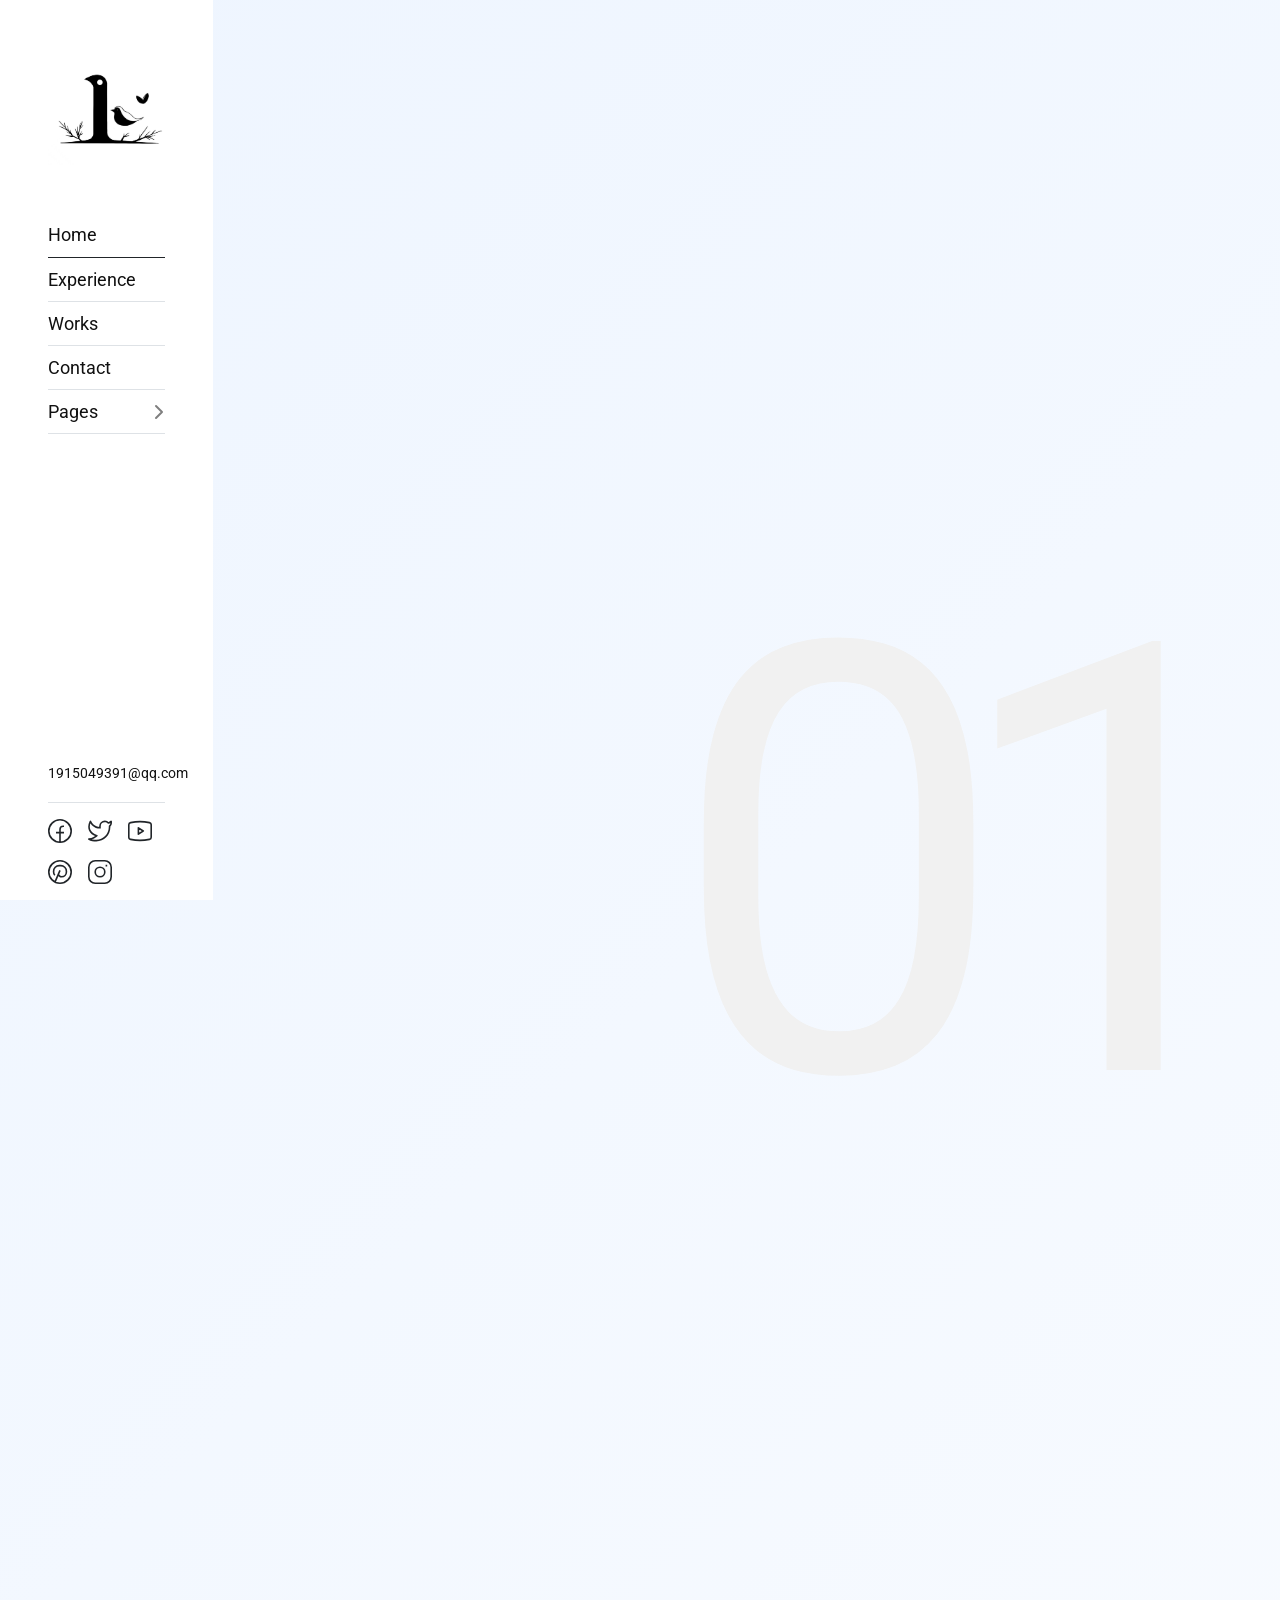
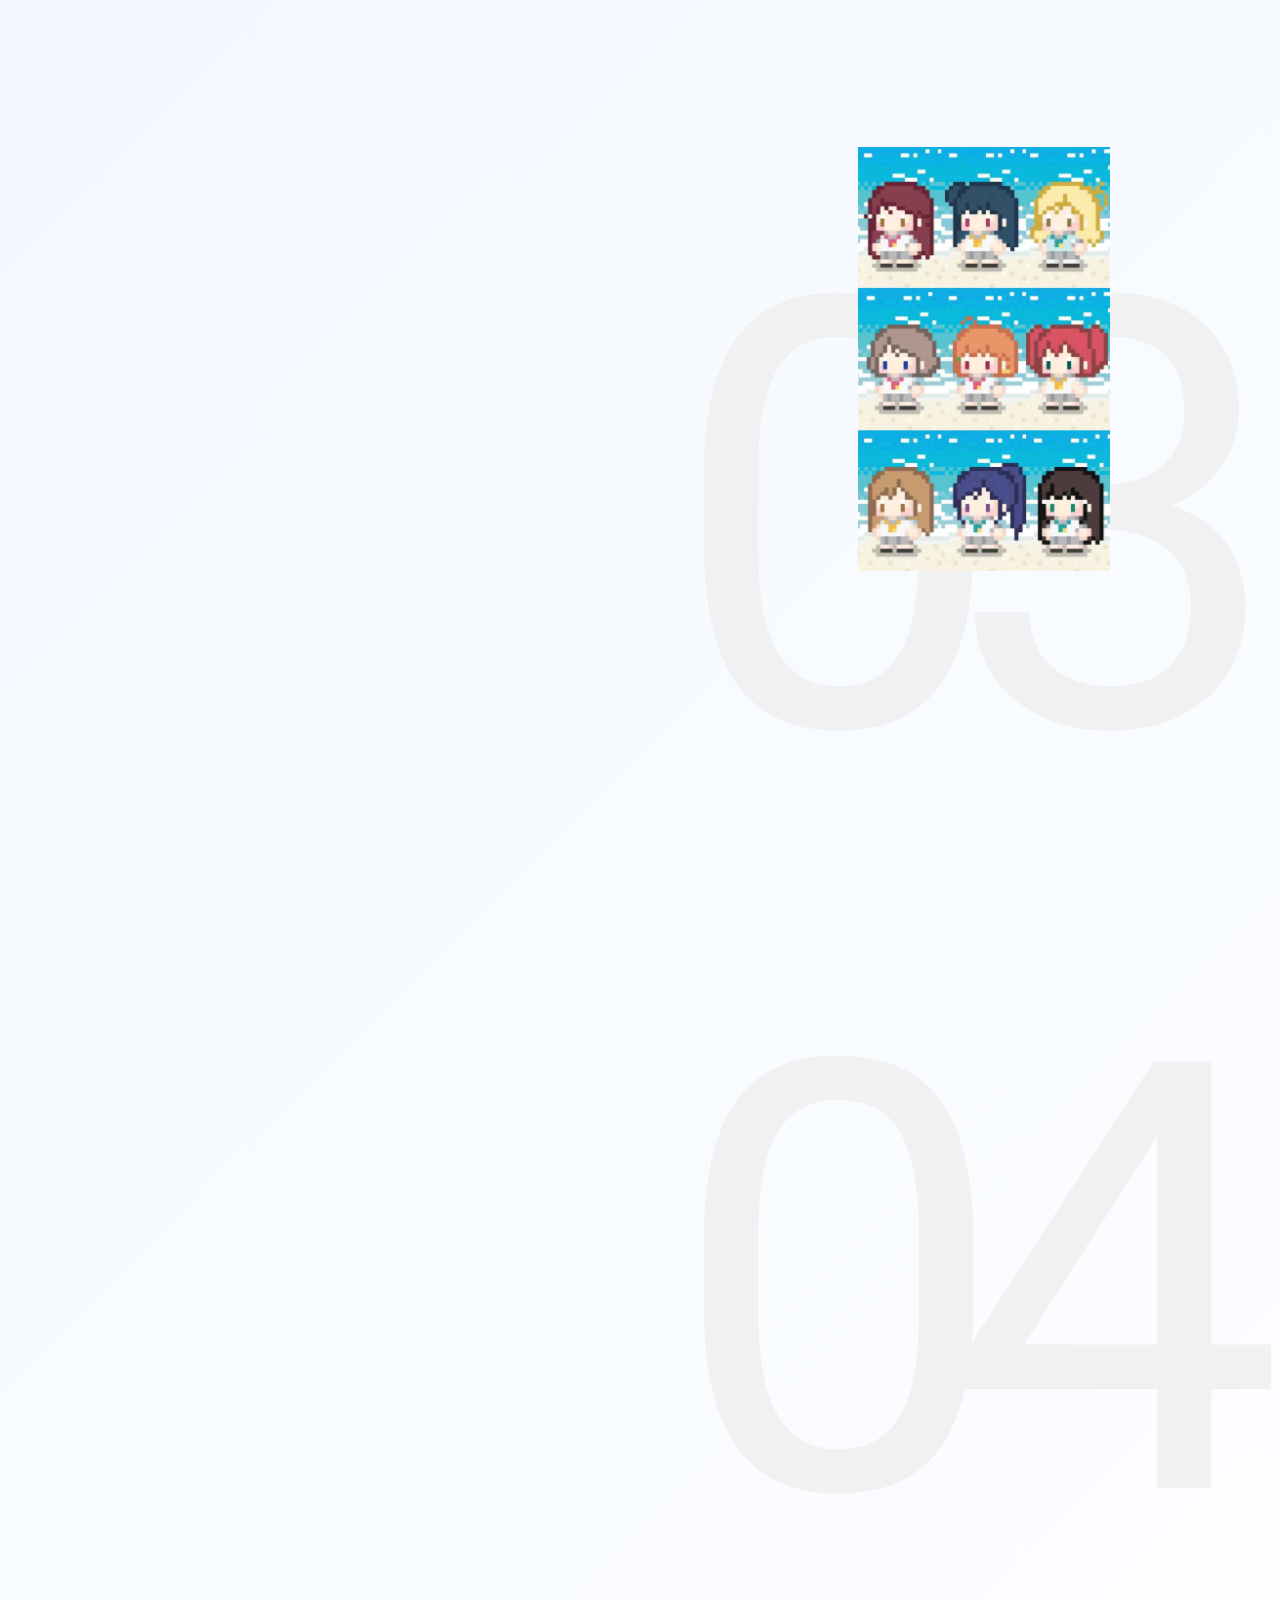
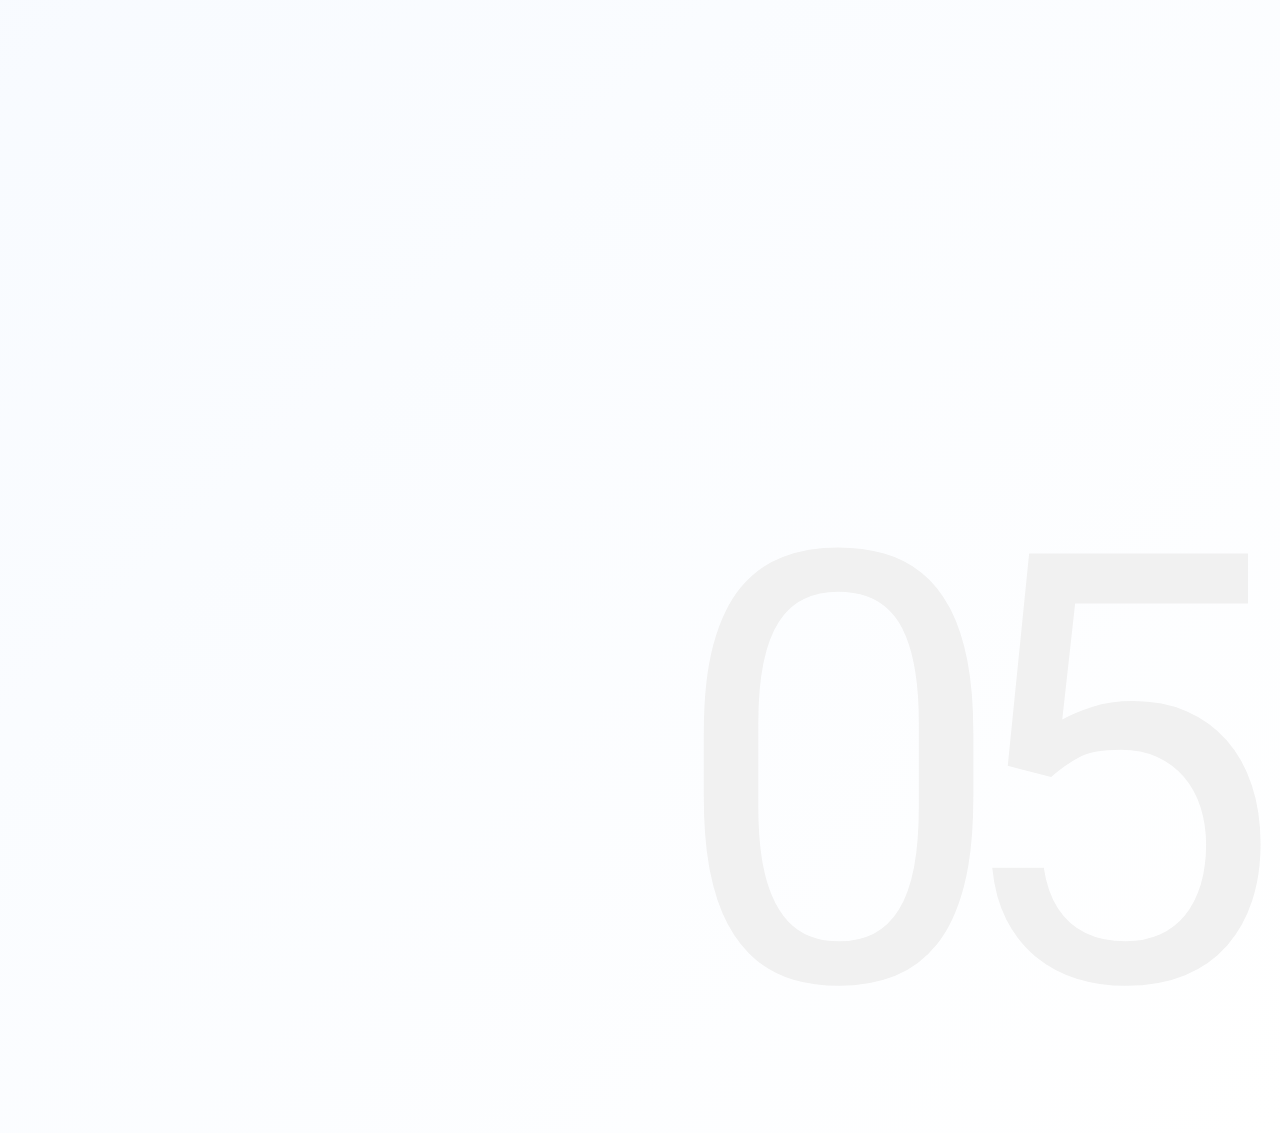
<file: index.html>
<!DOCTYPE html>
<html lang="个人网页">
  <head>
    <title>Index</title>
    <meta charset="utf-8" />
    <meta http-equiv="X-UA-Compatible" content="IE=edge" />
    <meta name="viewport" content="width=device-width, initial-scale=1.0" />
    <meta name="format-detection" content="telephone=no" />
    <meta name="apple-mobile-web-app-capable" content="yes" />
    <meta name="author" content="" />
    <meta name="keywords" content="" />
    <meta name="description" content="" />
    <link rel="stylesheet" type="text/css" href="css/vendor.css" />
    <link
      href="https://cdn.jsdelivr.net/npm/bootstrap@5.3.1/dist/css/bootstrap.min.css"
      rel="stylesheet"
    />
    <link rel="stylesheet" type="text/css" href="./css/style.css" />

    <link rel="preconnect" href="https://fonts.googleapis.com" />
    <link rel="preconnect" href="https://fonts.gstatic.com" crossorigin />
    <link
      href="https://fonts.googleapis.com/css2?family=Roboto:wght@100;300;400;700;900&display=swap"
      rel="stylesheet"
    />
    <link href="./css/loading.css" rel="stylesheet" />
  </head>

  <body
    class="bg-body homepage post-template"
    data-bs-spy="scroll"
    data-bs-target="#header-nav"
    tabindex="0"
    style="background: linear-gradient(135deg, #eef5ff, #ffffff)"
  >
    <svg xmlns="http://www.w3.org/2000/svg" style="display: none">
      <defs>
        <symbol
          xmlns="http://www.w3.org/2000/svg"
          id="instagram"
          viewBox="0 0 15 15"
        >
          <path
            fill="none"
            stroke="currentColor"
            d="M11 3.5h1M4.5.5h6a4 4 0 0 1 4 4v6a4 4 0 0 1-4 4h-6a4 4 0 0 1-4-4v-6a4 4 0 0 1 4-4Zm3 10a3 3 0 1 1 0-6a3 3 0 0 1 0 6Z"
          />
        </symbol>
        <symbol
          xmlns="http://www.w3.org/2000/svg"
          id="facebook"
          viewBox="0 0 15 15"
        >
          <path
            fill="none"
            stroke="currentColor"
            d="M7.5 14.5a7 7 0 1 1 0-14a7 7 0 0 1 0 14Zm0 0v-8a2 2 0 0 1 2-2h.5m-5 4h5"
          />
        </symbol>
        <symbol
          xmlns="http://www.w3.org/2000/svg"
          id="twitter"
          viewBox="0 0 15 15"
        >
          <path
            fill="currentColor"
            d="m14.478 1.5l.5-.033a.5.5 0 0 0-.871-.301l.371.334Zm-.498 2.959a.5.5 0 1 0-1 0h1Zm-6.49.082h-.5h.5Zm0 .959h.5h-.5Zm-6.99 7V12a.5.5 0 0 0-.278.916L.5 12.5Zm.998-11l.469-.175a.5.5 0 0 0-.916-.048l.447.223Zm3.994 9l.354.353a.5.5 0 0 0-.195-.827l-.159.474Zm7.224-8.027l-.37.336l.18.199l.265-.04l-.075-.495Zm1.264-.94c.051.778.003 1.25-.123 1.606c-.122.345-.336.629-.723 1l.692.722c.438-.42.776-.832.974-1.388c.193-.546.232-1.178.177-2.006l-.998.066Zm0 3.654V4.46h-1v.728h1Zm-6.99-.646V5.5h1v-.959h-1Zm0 .959V6h1v-.5h-1ZM10.525 1a3.539 3.539 0 0 0-3.537 3.541h1A2.539 2.539 0 0 1 10.526 2V1Zm2.454 4.187C12.98 9.503 9.487 13 5.18 13v1c4.86 0 8.8-3.946 8.8-8.813h-1ZM1.03 1.675C1.574 3.127 3.614 6 7.49 6V5C4.174 5 2.421 2.54 1.966 1.325l-.937.35Zm.021-.398C.004 3.373-.157 5.407.604 7.139c.759 1.727 2.392 3.055 4.73 3.835l.317-.948c-2.155-.72-3.518-1.892-4.132-3.29c-.612-1.393-.523-3.11.427-5.013l-.895-.446Zm4.087 8.87C4.536 10.75 2.726 12 .5 12v1c2.566 0 4.617-1.416 5.346-2.147l-.708-.706Zm7.949-8.009A3.445 3.445 0 0 0 10.526 1v1c.721 0 1.37.311 1.82.809l.74-.671Zm-.296.83a3.513 3.513 0 0 0 2.06-1.134l-.744-.668a2.514 2.514 0 0 1-1.466.813l.15.989ZM.222 12.916C1.863 14.01 3.583 14 5.18 14v-1c-1.63 0-3.048-.011-4.402-.916l-.556.832Z"
          />
        </symbol>
        <symbol
          xmlns="http://www.w3.org/2000/svg"
          id="pinterest"
          viewBox="0 0 15 15"
        >
          <path
            fill="none"
            stroke="currentColor"
            d="m4.5 13.5l3-7m-3.236 3a2.989 2.989 0 0 1-.764-2V7A3.5 3.5 0 0 1 7 3.5h1A3.5 3.5 0 0 1 11.5 7v.5a3 3 0 0 1-3 3a2.081 2.081 0 0 1-1.974-1.423L6.5 9m1 5.5a7 7 0 1 1 0-14a7 7 0 0 1 0 14Z"
          />
        </symbol>
        <symbol
          xmlns="http://www.w3.org/2000/svg"
          id="youtube"
          viewBox="0 0 15 15"
        >
          <path
            fill="currentColor"
            d="m1.61 12.738l-.104.489l.105-.489Zm11.78 0l.104.489l-.105-.489Zm0-10.476l.104-.489l-.105.489Zm-11.78 0l.106.489l-.105-.489ZM6.5 5.5l.277-.416A.5.5 0 0 0 6 5.5h.5Zm0 4H6a.5.5 0 0 0 .777.416L6.5 9.5Zm3-2l.277.416a.5.5 0 0 0 0-.832L9.5 7.5ZM0 3.636v7.728h1V3.636H0Zm15 7.728V3.636h-1v7.728h1ZM1.506 13.227c3.951.847 8.037.847 11.988 0l-.21-.978a27.605 27.605 0 0 1-11.568 0l-.21.978ZM13.494 1.773a28.606 28.606 0 0 0-11.988 0l.21.978a27.607 27.607 0 0 1 11.568 0l.21-.978ZM15 3.636c0-.898-.628-1.675-1.506-1.863l-.21.978c.418.09.716.458.716.885h1Zm-1 7.728a.905.905 0 0 1-.716.885l.21.978A1.905 1.905 0 0 0 15 11.364h-1Zm-14 0c0 .898.628 1.675 1.506 1.863l.21-.978A.905.905 0 0 1 1 11.364H0Zm1-7.728c0-.427.298-.796.716-.885l-.21-.978A1.905 1.905 0 0 0 0 3.636h1ZM6 5.5v4h1v-4H6Zm.777 4.416l3-2l-.554-.832l-3 2l.554.832Zm3-2.832l-3-2l-.554.832l3 2l.554-.832Z"
          />
        </symbol>
        <symbol
          xmlns="http://www.w3.org/2000/svg"
          id="dribble"
          viewBox="0 0 15 15"
        >
          <path
            fill="none"
            stroke="currentColor"
            stroke-linecap="round"
            stroke-linejoin="round"
            d="M4.839 1.024c3.346 4.041 5.096 7.922 5.704 12.782M.533 6.82c5.985-.138 9.402-1.083 11.97-4.216M2.7 12.594c3.221-4.902 7.171-5.65 11.755-4.293M14.5 7.5a7 7 0 1 0-14 0a7 7 0 0 0 14 0Z"
          />
        </symbol>
        <symbol
          xmlns="http://www.w3.org/2000/svg"
          id="calendar"
          viewBox="0 0 24 24"
        >
          <g
            fill="none"
            stroke="currentColor"
            stroke-linecap="round"
            stroke-linejoin="round"
            stroke-width="2"
          >
            <rect width="20" height="18" x="2" y="4" rx="4" />
            <path d="M8 2v4m8-4v4M2 10h20" />
          </g>
        </symbol>
        <symbol
          xmlns="http://www.w3.org/2000/svg"
          id="shopping-bag"
          viewBox="0 0 24 24"
        >
          <g
            fill="none"
            stroke="currentColor"
            stroke-linecap="round"
            stroke-linejoin="round"
            stroke-width="2"
          >
            <path
              d="M3.977 9.84A2 2 0 0 1 5.971 8h12.058a2 2 0 0 1 1.994 1.84l.803 10A2 2 0 0 1 18.833 22H5.167a2 2 0 0 1-1.993-2.16l.803-10Z"
            />
            <path d="M16 11V6a4 4 0 0 0-4-4v0a4 4 0 0 0-4 4v5" />
          </g>
        </symbol>
        <symbol
          xmlns="http://www.w3.org/2000/svg"
          id="gift"
          viewBox="0 0 24 24"
        >
          <g
            fill="none"
            stroke="currentColor"
            stroke-linecap="round"
            stroke-linejoin="round"
            stroke-width="2"
          >
            <rect width="18" height="14" x="3" y="8" rx="2" />
            <path d="M12 5a3 3 0 1 0-3 3m6 0a3 3 0 1 0-3-3m0 0v17m9-7H3" />
          </g>
        </symbol>
        <symbol
          xmlns="http://www.w3.org/2000/svg"
          id="arrow-cycle"
          viewBox="0 0 24 24"
        >
          <g
            fill="none"
            stroke="currentColor"
            stroke-linecap="round"
            stroke-linejoin="round"
            stroke-width="2"
          >
            <path
              d="M22 12c0 6-4.39 10-9.806 10C7.792 22 4.24 19.665 3 16m-1-4C2 6 6.39 2 11.806 2C16.209 2 19.76 4.335 21 8"
            />
            <path d="m7 17l-4-1l-1 4M17 7l4 1l1-4" />
          </g>
        </symbol>
        <symbol
          xmlns="http://www.w3.org/2000/svg"
          id="link"
          viewBox="0 0 24 24"
        >
          <path
            fill="currentColor"
            d="M12 19a1 1 0 1 0-1-1a1 1 0 0 0 1 1Zm5 0a1 1 0 1 0-1-1a1 1 0 0 0 1 1Zm0-4a1 1 0 1 0-1-1a1 1 0 0 0 1 1Zm-5 0a1 1 0 1 0-1-1a1 1 0 0 0 1 1Zm7-12h-1V2a1 1 0 0 0-2 0v1H8V2a1 1 0 0 0-2 0v1H5a3 3 0 0 0-3 3v14a3 3 0 0 0 3 3h14a3 3 0 0 0 3-3V6a3 3 0 0 0-3-3Zm1 17a1 1 0 0 1-1 1H5a1 1 0 0 1-1-1v-9h16Zm0-11H4V6a1 1 0 0 1 1-1h1v1a1 1 0 0 0 2 0V5h8v1a1 1 0 0 0 2 0V5h1a1 1 0 0 1 1 1ZM7 15a1 1 0 1 0-1-1a1 1 0 0 0 1 1Zm0 4a1 1 0 1 0-1-1a1 1 0 0 0 1 1Z"
          />
        </symbol>
        <symbol
          xmlns="http://www.w3.org/2000/svg"
          id="arrow-left"
          viewBox="0 0 24 24"
        >
          <path
            fill="currentColor"
            d="M17 11H9.41l3.3-3.29a1 1 0 1 0-1.42-1.42l-5 5a1 1 0 0 0-.21.33a1 1 0 0 0 0 .76a1 1 0 0 0 .21.33l5 5a1 1 0 0 0 1.42 0a1 1 0 0 0 0-1.42L9.41 13H17a1 1 0 0 0 0-2Z"
          />
        </symbol>
        <symbol
          xmlns="http://www.w3.org/2000/svg"
          id="arrow-right"
          viewBox="0 0 24 24"
        >
          <path
            fill="currentColor"
            d="M17.92 11.62a1 1 0 0 0-.21-.33l-5-5a1 1 0 0 0-1.42 1.42l3.3 3.29H7a1 1 0 0 0 0 2h7.59l-3.3 3.29a1 1 0 0 0 0 1.42a1 1 0 0 0 1.42 0l5-5a1 1 0 0 0 .21-.33a1 1 0 0 0 0-.76Z"
          />
        </symbol>
        <symbol
          xmlns="http://www.w3.org/2000/svg"
          id="play"
          viewBox="0 0 24 24"
        >
          <g fill="none" fill-rule="evenodd">
            <path
              d="M24 0v24H0V0h24ZM12.593 23.258l-.011.002l-.071.035l-.02.004l-.014-.004l-.071-.035c-.01-.004-.019-.001-.024.005l-.004.01l-.017.428l.005.02l.01.013l.104.074l.015.004l.012-.004l.104-.074l.012-.016l.004-.017l-.017-.427c-.002-.01-.009-.017-.017-.018Zm.265-.113l-.013.002l-.185.093l-.01.01l-.003.011l.018.43l.005.012l.008.007l.201.093c.012.004.023 0 .029-.008l.004-.014l-.034-.614c-.003-.012-.01-.02-.02-.022Zm-.715.002a.023.023 0 0 0-.027.006l-.006.014l-.034.614c0 .012.007.02.017.024l.015-.002l.201-.093l.01-.008l.004-.011l.017-.43l-.003-.012l-.01-.01l-.184-.092Z"
            />
            <path
              fill="currentColor"
              d="M5.669 4.76a1.469 1.469 0 0 1 2.04-1.177c1.062.454 3.442 1.533 6.462 3.276c3.021 1.744 5.146 3.267 6.069 3.958c.788.591.79 1.763.001 2.356c-.914.687-3.013 2.19-6.07 3.956c-3.06 1.766-5.412 2.832-6.464 3.28c-.906.387-1.92-.2-2.038-1.177c-.138-1.142-.396-3.735-.396-7.237c0-3.5.257-6.092.396-7.235Z"
            />
          </g>
        </symbol>
        <symbol
          xmlns="http://www.w3.org/2000/svg"
          id="category"
          viewBox="0 0 24 24"
        >
          <path
            fill="currentColor"
            d="M19 5.5h-6.28l-.32-1a3 3 0 0 0-2.84-2H5a3 3 0 0 0-3 3v13a3 3 0 0 0 3 3h14a3 3 0 0 0 3-3v-10a3 3 0 0 0-3-3Zm1 13a1 1 0 0 1-1 1H5a1 1 0 0 1-1-1v-13a1 1 0 0 1 1-1h4.56a1 1 0 0 1 .95.68l.54 1.64a1 1 0 0 0 .95.68h7a1 1 0 0 1 1 1Z"
          />
        </symbol>
        <symbol
          xmlns="http://www.w3.org/2000/svg"
          id="calendar"
          viewBox="0 0 24 24"
        >
          <path
            fill="currentColor"
            d="M19 4h-2V3a1 1 0 0 0-2 0v1H9V3a1 1 0 0 0-2 0v1H5a3 3 0 0 0-3 3v12a3 3 0 0 0 3 3h14a3 3 0 0 0 3-3V7a3 3 0 0 0-3-3Zm1 15a1 1 0 0 1-1 1H5a1 1 0 0 1-1-1v-7h16Zm0-9H4V7a1 1 0 0 1 1-1h2v1a1 1 0 0 0 2 0V6h6v1a1 1 0 0 0 2 0V6h2a1 1 0 0 1 1 1Z"
          />
        </symbol>
        <symbol
          xmlns="http://www.w3.org/2000/svg"
          id="heart"
          viewBox="0 0 24 24"
        >
          <path
            fill="currentColor"
            d="M20.16 4.61A6.27 6.27 0 0 0 12 4a6.27 6.27 0 0 0-8.16 9.48l7.45 7.45a1 1 0 0 0 1.42 0l7.45-7.45a6.27 6.27 0 0 0 0-8.87Zm-1.41 7.46L12 18.81l-6.75-6.74a4.28 4.28 0 0 1 3-7.3a4.25 4.25 0 0 1 3 1.25a1 1 0 0 0 1.42 0a4.27 4.27 0 0 1 6 6.05Z"
          />
        </symbol>
        <symbol
          xmlns="http://www.w3.org/2000/svg"
          id="plus"
          viewBox="0 0 24 24"
        >
          <path
            fill="currentColor"
            d="M19 11h-6V5a1 1 0 0 0-2 0v6H5a1 1 0 0 0 0 2h6v6a1 1 0 0 0 2 0v-6h6a1 1 0 0 0 0-2Z"
          />
        </symbol>
        <symbol
          xmlns="http://www.w3.org/2000/svg"
          id="minus"
          viewBox="0 0 24 24"
        >
          <path
            fill="currentColor"
            d="M19 11H5a1 1 0 0 0 0 2h14a1 1 0 0 0 0-2Z"
          />
        </symbol>
        <symbol
          xmlns="http://www.w3.org/2000/svg"
          id="cart"
          viewBox="0 0 24 24"
        >
          <path
            fill="currentColor"
            d="M8.5 19a1.5 1.5 0 1 0 1.5 1.5A1.5 1.5 0 0 0 8.5 19ZM19 16H7a1 1 0 0 1 0-2h8.491a3.013 3.013 0 0 0 2.885-2.176l1.585-5.55A1 1 0 0 0 19 5H6.74a3.007 3.007 0 0 0-2.82-2H3a1 1 0 0 0 0 2h.921a1.005 1.005 0 0 1 .962.725l.155.545v.005l1.641 5.742A3 3 0 0 0 7 18h12a1 1 0 0 0 0-2Zm-1.326-9l-1.22 4.274a1.005 1.005 0 0 1-.963.726H8.754l-.255-.892L7.326 7ZM16.5 19a1.5 1.5 0 1 0 1.5 1.5a1.5 1.5 0 0 0-1.5-1.5Z"
          />
        </symbol>
        <symbol
          xmlns="http://www.w3.org/2000/svg"
          id="check"
          viewBox="0 0 24 24"
        >
          <path
            fill="currentColor"
            d="M18.71 7.21a1 1 0 0 0-1.42 0l-7.45 7.46l-3.13-3.14A1 1 0 1 0 5.29 13l3.84 3.84a1 1 0 0 0 1.42 0l8.16-8.16a1 1 0 0 0 0-1.47Z"
          />
        </symbol>
        <symbol
          xmlns="http://www.w3.org/2000/svg"
          id="trash"
          viewBox="0 0 24 24"
        >
          <path
            fill="currentColor"
            d="M10 18a1 1 0 0 0 1-1v-6a1 1 0 0 0-2 0v6a1 1 0 0 0 1 1ZM20 6h-4V5a3 3 0 0 0-3-3h-2a3 3 0 0 0-3 3v1H4a1 1 0 0 0 0 2h1v11a3 3 0 0 0 3 3h8a3 3 0 0 0 3-3V8h1a1 1 0 0 0 0-2ZM10 5a1 1 0 0 1 1-1h2a1 1 0 0 1 1 1v1h-4Zm7 14a1 1 0 0 1-1 1H8a1 1 0 0 1-1-1V8h10Zm-3-1a1 1 0 0 0 1-1v-6a1 1 0 0 0-2 0v6a1 1 0 0 0 1 1Z"
          />
        </symbol>
        <symbol
          xmlns="http://www.w3.org/2000/svg"
          id="star-outline"
          viewBox="0 0 15 15"
        >
          <path
            fill="none"
            stroke="currentColor"
            stroke-linecap="round"
            stroke-linejoin="round"
            d="M7.5 9.804L5.337 11l.413-2.533L4 6.674l2.418-.37L7.5 4l1.082 2.304l2.418.37l-1.75 1.793L9.663 11L7.5 9.804Z"
          />
        </symbol>
        <symbol
          xmlns="http://www.w3.org/2000/svg"
          id="star-solid"
          viewBox="0 0 15 15"
        >
          <path
            fill="currentColor"
            d="M7.953 3.788a.5.5 0 0 0-.906 0L6.08 5.85l-2.154.33a.5.5 0 0 0-.283.843l1.574 1.613l-.373 2.284a.5.5 0 0 0 .736.518l1.92-1.063l1.921 1.063a.5.5 0 0 0 .736-.519l-.373-2.283l1.574-1.613a.5.5 0 0 0-.283-.844L8.921 5.85l-.968-2.062Z"
          />
        </symbol>
        <symbol
          xmlns="http://www.w3.org/2000/svg"
          id="search"
          viewBox="0 0 24 24"
        >
          <path
            fill="currentColor"
            d="M21.71 20.29L18 16.61A9 9 0 1 0 16.61 18l3.68 3.68a1 1 0 0 0 1.42 0a1 1 0 0 0 0-1.39ZM11 18a7 7 0 1 1 7-7a7 7 0 0 1-7 7Z"
          />
        </symbol>
        <symbol
          xmlns="http://www.w3.org/2000/svg"
          id="user"
          viewBox="0 0 24 24"
        >
          <path
            fill="currentColor"
            d="M15.71 12.71a6 6 0 1 0-7.42 0a10 10 0 0 0-6.22 8.18a1 1 0 0 0 2 .22a8 8 0 0 1 15.9 0a1 1 0 0 0 1 .89h.11a1 1 0 0 0 .88-1.1a10 10 0 0 0-6.25-8.19ZM12 12a4 4 0 1 1 4-4a4 4 0 0 1-4 4Z"
          />
        </symbol>
        <symbol
          xmlns="http://www.w3.org/2000/svg"
          id="close"
          viewBox="0 0 15 15"
        >
          <path
            fill="currentColor"
            d="M7.953 3.788a.5.5 0 0 0-.906 0L6.08 5.85l-2.154.33a.5.5 0 0 0-.283.843l1.574 1.613l-.373 2.284a.5.5 0 0 0 .736.518l1.92-1.063l1.921 1.063a.5.5 0 0 0 .736-.519l-.373-2.283l1.574-1.613a.5.5 0 0 0-.283-.844L8.921 5.85l-.968-2.062Z"
          />
        </symbol>
        <symbol
          xmlns="http://www.w3.org/2000/svg"
          id="quote"
          viewBox="0 0 448 512"
        >
          <path
            fill="currentColor"
            d="M0 216C0 149.7 53.7 96 120 96h8c17.7 0 32 14.3 32 32s-14.3 32-32 32h-8c-30.9 0-56 25.1-56 56v8h64c35.3 0 64 28.7 64 64v64c0 35.3-28.7 64-64 64H64c-35.3 0-64-28.7-64-64V216zm256 0c0-66.3 53.7-120 120-120h8c17.7 0 32 14.3 32 32s-14.3 32-32 32h-8c-30.9 0-56 25.1-56 56v8h64c35.3 0 64 28.7 64 64v64c0 35.3-28.7 64-64 64h-64c-35.3 0-64-28.7-64-64V216z"
          />
        </symbol>
        <symbol
          xmlns="http://www.w3.org/2000/svg"
          id="folder"
          viewBox="0 0 18 18"
          fill="none"
        >
          <path
            d="M14.0946 4.04689H9.56953L9.33895 3.3259C9.18947 2.90285 8.9122 2.53678 8.54555 2.27842C8.1789 2.02006 7.74102 1.8822 7.29258 1.88393H4.00687C3.43356 1.88393 2.88374 2.11181 2.47835 2.51744C2.07296 2.92308 1.84521 3.47324 1.84521 4.04689V13.4197C1.84521 13.9934 2.07296 14.5435 2.47835 14.9492C2.88374 15.3548 3.43356 15.5827 4.00687 15.5827H14.0946C14.6679 15.5827 15.2177 15.3548 15.6231 14.9492C16.0285 14.5435 16.2562 13.9934 16.2562 13.4197V6.20985C16.2562 5.6362 16.0285 5.08604 15.6231 4.68041C15.2177 4.27477 14.6679 4.04689 14.0946 4.04689ZM14.8151 13.4197C14.8151 13.6109 14.7392 13.7943 14.6041 13.9295C14.469 14.0648 14.2857 14.1407 14.0946 14.1407H4.00687C3.81577 14.1407 3.63249 14.0648 3.49736 13.9295C3.36223 13.7943 3.28632 13.6109 3.28632 13.4197V4.04689C3.28632 3.85567 3.36223 3.67229 3.49736 3.53707C3.63249 3.40186 3.81577 3.3259 4.00687 3.3259H7.29258C7.44364 3.32551 7.591 3.37264 7.71384 3.46061C7.83667 3.54859 7.92877 3.67297 7.97711 3.81617L8.3662 4.99859C8.41454 5.1418 8.50664 5.26618 8.62947 5.35415C8.75231 5.44213 8.89967 5.48925 9.05073 5.48886H14.0946C14.2857 5.48886 14.469 5.56483 14.6041 5.70004C14.7392 5.83525 14.8151 6.01863 14.8151 6.20985V13.4197Z"
            fill="black"
          />
        </symbol>
        <symbol
          xmlns="http://www.w3.org/2000/svg"
          id="clock"
          viewBox="0 0 18 18"
          fill="none"
        >
          <path
            d="M11.0931 9.19042L9.58134 8.3173V5.12838C9.58134 4.93716 9.50543 4.75377 9.3703 4.61856C9.23517 4.48335 9.05189 4.40739 8.86079 4.40739C8.66969 4.40739 8.48641 4.48335 8.35128 4.61856C8.21615 4.75377 8.14024 4.93716 8.14024 5.12838V8.73331C8.14024 8.85987 8.17354 8.9842 8.23678 9.0938C8.30002 9.2034 8.39098 9.29441 8.50051 9.35769L10.3725 10.4392C10.4545 10.4873 10.5452 10.5186 10.6393 10.5315C10.7335 10.5444 10.8292 10.5385 10.9211 10.5142C11.013 10.4899 11.0991 10.4477 11.1746 10.3899C11.2501 10.3322 11.3134 10.26 11.3609 10.1777C11.4084 10.0953 11.4392 10.0044 11.4515 9.91012C11.4637 9.81583 11.4572 9.72004 11.4323 9.62828C11.4074 9.53652 11.3646 9.45059 11.3064 9.37544C11.2482 9.3003 11.1757 9.23741 11.0931 9.19042ZM8.86079 1.52344C7.43567 1.52344 6.04256 1.94629 4.85762 2.73852C3.67268 3.53075 2.74913 4.65678 2.20376 5.97421C1.6584 7.29165 1.5157 8.74131 1.79373 10.1399C2.07175 11.5385 2.75801 12.8231 3.76572 13.8315C4.77343 14.8398 6.05733 15.5265 7.45506 15.8047C8.8528 16.0828 10.3016 15.9401 11.6182 15.3944C12.9349 14.8487 14.0602 13.9246 14.852 12.7389C15.6437 11.5532 16.0663 10.1593 16.0663 8.73331C16.0642 6.82178 15.3044 4.98914 13.9535 3.63748C12.6027 2.28582 10.7712 1.52554 8.86079 1.52344ZM8.86079 14.5012C7.7207 14.5012 6.60621 14.1629 5.65826 13.5291C4.7103 12.8954 3.97146 11.9945 3.53517 10.9406C3.09887 9.88665 2.98472 8.72691 3.20714 7.60805C3.42956 6.48919 3.97857 5.46145 4.78474 4.65479C5.5909 3.84814 6.61802 3.2988 7.73621 3.07624C8.8544 2.85369 10.0134 2.96791 11.0667 3.40447C12.12 3.84103 13.0203 4.58031 13.6537 5.52884C14.2871 6.47737 14.6252 7.59253 14.6252 8.73331C14.6233 10.2625 14.0154 11.7284 12.9347 12.8097C11.8541 13.891 10.389 14.4993 8.86079 14.5012Z"
            fill="black"
          />
        </symbol>
      </defs>
    </svg>

    <a class="menu-btn"><span></span></a>

    <div class="container-fluid overflow-hidden">
      <header
        id="header-nav"
        class="col-lg-2 position-fixed px-5 bg-white h-100"
      >
        <div
          class="header-wrap d-flex flex-column justify-content-between h-100"
        >
          <div class="navigation">
            <div class="site-logo mt-5">
              <a href="index.html">
                <img src="images/main-logo.png" alt="logo" class="img-fluid" />
              </a>
            </div>

            <nav id="one-page-menu" class="vertical-menu my-5">
              <ul class="menu-list list-unstyled">
                <li><a href="#home" class="nav-link">Home</a></li>
                <li><a href="#experience" class="nav-link">Experience</a></li>
                <li><a href="#portfolio" class="nav-link">Works</a></li>
                <li><a href="#contact" class="nav-link">Contact</a></li>
                <li>
                  <a
                    class="nav-link btn-toggle d-flex justify-content-between align-items-center collapsed"
                    data-bs-toggle="collapse"
                    data-bs-target="#pages-collapse"
                    aria-expanded="false"
                  >
                    Pages
                  </a>
                  <!-- TODO: -->
                  <div id="pages-collapse" class="collapse">
                    <ul class="list-unstyled py-3">
                      <li>
                        <a href="./ImgPage/Font design.html"
                          >Font design
                          <span class="badge bg-primary">PRO</span></a
                        >
                      </li>
                      <li>
                        <a href="./ImgPage/Illustration design.html"
                          >Illustration design
                        </a>
                      </li>
                      <li>
                        <a href="./ImgPage/Pattern design.html">
                          Pattern design
                          <span class="badge bg-primary">PRO</span></a
                        >
                      </li>
                      <li>
                        <a href="./ImgPage/Typesetting design.html"
                          >Typesetting design
                        </a>
                      </li>
                      <li>
                        <a href="./ImgPage/Vi design.html"
                          >Vi design
                          <span class="badge bg-primary">PRO</span></a
                        >
                      </li>
                      <li>
                        <a href="./ImgPage/Video editing.html">Video editing</a>
                      </li>
                    </ul>
                  </div>
                </li>
              </ul>
            </nav>
          </div>
          <div class="mt-5">
            <div class="email-links">
              <a
                href="mailto:contact@yoursite.com"
                class="py-3 my-3 border-bottom d-flex"
                >1915049391@qq.com</a
              >
            </div>
            <ul
              class="list-unstyled d-flex justify-content-start flex-wrap gap-3"
            >
              <li>
                <a href="#" class="text-dark">
                  <svg width="24" height="24" viewBox="0 0 24 24">
                    <use xlink:href="#facebook"></use>
                  </svg>
                </a>
              </li>
              <li>
                <a href="#" class="text-dark">
                  <svg width="24" height="24" viewBox="0 0 24 24">
                    <use xlink:href="#twitter"></use>
                  </svg>
                </a>
              </li>
              <li>
                <a href="#" class="text-dark">
                  <svg width="24" height="24" viewBox="0 0 24 24">
                    <use xlink:href="#youtube"></use>
                  </svg>
                </a>
              </li>
              <li>
                <a href="#" class="text-dark">
                  <svg width="24" height="24" viewBox="0 0 24 24">
                    <use xlink:href="#pinterest"></use>
                  </svg>
                </a>
              </li>
              <li>
                <a href="#" class="text-dark">
                  <svg width="24" height="24" viewBox="0 0 24 24">
                    <use xlink:href="#instagram"></use>
                  </svg>
                </a>
              </li>
            </ul>
          </div>
        </div>
      </header>

      <main class="col-lg-10 offset-lg-2">
        <div class="container">
          <!-- content wrapper -->
          <div class="justify-content-center px-1 mx-1 px-xl-5 mx-xl-5">
            <section id="home" class="py-5 bg-text" data-text="01">
              <div class="row">
                <div
                  class="col-lg-12"
                  style="
                    margin-bottom: 10px;
                    height: fit-content;
                    padding-top: 0;
                  "
                >
                  <div
                    class="banner-content my-1 pt-1 my-lg-5 pt-lg-5"
                    data-aos="fade-in"
                  >
                    <span class="text-muted text-uppercase">Visual</span>
                    <h1 style="font-size: 70px">
                      Welcome to My Personal Website
                    </h1>
                  </div>
                </div>
                <div
                  class="col-lg-12"
                  style="
                    display: flex;
                    flex-direction: column;
                    justify-content: center;
                  "
                >
                  <div class="banner-image text-center" data-aos="fade-right">
                    <img src="./images/index-me.jpg" alt="banner" class="img-fluid" />
                  </div>
                </div>
                <!-- <div class="col-lg-3">
                <div class="banner-content my-1 pt-1 my-lg-5 pt-lg-5" data-aos="fade-in">
                  <span class="text-muted text-uppercase">Visual Artist</span>
                  <h1 class="banner-title display-xl lh-1 txt-fx slide-up" style="font-size: 80px;">JiaoAnYan</h1>
                </div>
              </div> -->
              </div>

              <div class="row mt-5">
                <div class="col-lg-3">
                  <div class="icon-box" data-aos="fade-up">
                    <span>01</span>
                    <h3 class="sub-heading">创造与想象力</h3>
                    <p>
                      我能够将自己的独特的想法都能够实现，并且转化为新颖、引人注目的设计作品。
                    </p>
                  </div>
                </div>
                <div class="col-lg-3">
                  <div class="icon-box" data-aos="fade-up" data-aos-delay="100">
                    <span>02</span>
                    <h3 class="sub-heading">领导力与主动性</h3>
                    <p>
                      在学校，各种社团和课程作业教会了我领导力与团队合作的力量。我喜欢这种鼓励别人，一起共同成长的感觉。
                    </p>
                  </div>
                </div>
                <div class="col-lg-3">
                  <div class="icon-box" data-aos="fade-up" data-aos-delay="200">
                    <span>03</span>
                    <h3 class="sub-heading">视觉审美与表达力</h3>
                    <p>
                      我具备较好的视觉审美能力和表达能力，能够创造出和谐、平衡且富有表现力的作品，还能够将复杂的信息及概念传达出来。
                    </p>
                  </div>
                </div>
                <div
                  class="col-lg-3"
                  style="
                    display: flex;
                    align-items: center;
                    justify-content: center;
                  "
                >
                  <a
                    href="#portfolio"
                    class="btn btn-dark text-uppercase py-4 px-5"
                    data-aos="fade-up"
                    data-aos-delay="300"
                    >查看所有的作品集</a
                  >
                </div>
              </div>
            </section>

            <!-- <section id="about" class="my-5 py-5 bg-text" data-text="02">
              <div class="row d-flex flex-wrap" data-aos="fade-up">
                <div class="col-lg-6 pb-5">
                  <h2 class="display-4 txt-fx slide-up">Education</h2>
                  <div class="data-info py-3" data-aos="fade-up">
                    <h3 class="info-title">International Baccalaureate</h3>
                  </div>
                  <div
                    class="data-info"
                    data-aos="fade-up"
                    data-aos-delay="100"
                  >
                    <h3 class="info-title">My extended essay: Visual art</h3>
                  </div>
                  <a href="#">
                    <div class="loader">
                      <div>
                        <ul>
                          <li>
                            <svg fill="currentColor" viewBox="0 0 90 120">
                              <path
                                d="M90,0 L90,120 L11,120 C4.92486775,120 0,115.075132 0,109 L0,11 C0,4.92486775 4.92486775,0 11,0 L90,0 Z M71.5,81 L18.5,81 C17.1192881,81 16,82.1192881 16,83.5 C16,84.8254834 17.0315359,85.9100387 18.3356243,85.9946823 L18.5,86 L71.5,86 C72.8807119,86 74,84.8807119 74,83.5 C74,82.1745166 72.9684641,81.0899613 71.6643757,81.0053177 L71.5,81 Z M71.5,57 L18.5,57 C17.1192881,57 16,58.1192881 16,59.5 C16,60.8254834 17.0315359,61.9100387 18.3356243,61.9946823 L18.5,62 L71.5,62 C72.8807119,62 74,60.8807119 74,59.5 C74,58.1192881 72.8807119,57 71.5,57 Z M71.5,33 L18.5,33 C17.1192881,33 16,34.1192881 16,35.5 C16,36.8254834 17.0315359,37.9100387 18.3356243,37.9946823 L18.5,38 L71.5,38 C72.8807119,38 74,36.8807119 74,35.5 C74,34.1192881 72.8807119,33 71.5,33 Z"
                              ></path>
                            </svg>
                          </li>
                          <li>
                            <svg fill="currentColor" viewBox="0 0 90 120">
                              <path
                                d="M90,0 L90,120 L11,120 C4.92486775,120 0,115.075132 0,109 L0,11 C0,4.92486775 4.92486775,0 11,0 L90,0 Z M71.5,81 L18.5,81 C17.1192881,81 16,82.1192881 16,83.5 C16,84.8254834 17.0315359,85.9100387 18.3356243,85.9946823 L18.5,86 L71.5,86 C72.8807119,86 74,84.8807119 74,83.5 C74,82.1745166 72.9684641,81.0899613 71.6643757,81.0053177 L71.5,81 Z M71.5,57 L18.5,57 C17.1192881,57 16,58.1192881 16,59.5 C16,60.8254834 17.0315359,61.9100387 18.3356243,61.9946823 L18.5,62 L71.5,62 C72.8807119,62 74,60.8807119 74,59.5 C74,58.1192881 72.8807119,57 71.5,57 Z M71.5,33 L18.5,33 C17.1192881,33 16,34.1192881 16,35.5 C16,36.8254834 17.0315359,37.9100387 18.3356243,37.9946823 L18.5,38 L71.5,38 C72.8807119,38 74,36.8807119 74,35.5 C74,34.1192881 72.8807119,33 71.5,33 Z"
                              ></path>
                            </svg>
                          </li>
                          <li>
                            <svg fill="currentColor" viewBox="0 0 90 120">
                              <path
                                d="M90,0 L90,120 L11,120 C4.92486775,120 0,115.075132 0,109 L0,11 C0,4.92486775 4.92486775,0 11,0 L90,0 Z M71.5,81 L18.5,81 C17.1192881,81 16,82.1192881 16,83.5 C16,84.8254834 17.0315359,85.9100387 18.3356243,85.9946823 L18.5,86 L71.5,86 C72.8807119,86 74,84.8807119 74,83.5 C74,82.1745166 72.9684641,81.0899613 71.6643757,81.0053177 L71.5,81 Z M71.5,57 L18.5,57 C17.1192881,57 16,58.1192881 16,59.5 C16,60.8254834 17.0315359,61.9100387 18.3356243,61.9946823 L18.5,62 L71.5,62 C72.8807119,62 74,60.8807119 74,59.5 C74,58.1192881 72.8807119,57 71.5,57 Z M71.5,33 L18.5,33 C17.1192881,33 16,34.1192881 16,35.5 C16,36.8254834 17.0315359,37.9100387 18.3356243,37.9946823 L18.5,38 L71.5,38 C72.8807119,38 74,36.8807119 74,35.5 C74,34.1192881 72.8807119,33 71.5,33 Z"
                              ></path>
                            </svg>
                          </li>
                          <li>
                            <svg fill="currentColor" viewBox="0 0 90 120">
                              <path
                                d="M90,0 L90,120 L11,120 C4.92486775,120 0,115.075132 0,109 L0,11 C0,4.92486775 4.92486775,0 11,0 L90,0 Z M71.5,81 L18.5,81 C17.1192881,81 16,82.1192881 16,83.5 C16,84.8254834 17.0315359,85.9100387 18.3356243,85.9946823 L18.5,86 L71.5,86 C72.8807119,86 74,84.8807119 74,83.5 C74,82.1745166 72.9684641,81.0899613 71.6643757,81.0053177 L71.5,81 Z M71.5,57 L18.5,57 C17.1192881,57 16,58.1192881 16,59.5 C16,60.8254834 17.0315359,61.9100387 18.3356243,61.9946823 L18.5,62 L71.5,62 C72.8807119,62 74,60.8807119 74,59.5 C74,58.1192881 72.8807119,57 71.5,57 Z M71.5,33 L18.5,33 C17.1192881,33 16,34.1192881 16,35.5 C16,36.8254834 17.0315359,37.9100387 18.3356243,37.9946823 L18.5,38 L71.5,38 C72.8807119,38 74,36.8807119 74,35.5 C74,34.1192881 72.8807119,33 71.5,33 Z"
                              ></path>
                            </svg>
                          </li>
                          <li>
                            <svg fill="currentColor" viewBox="0 0 90 120">
                              <path
                                d="M90,0 L90,120 L11,120 C4.92486775,120 0,115.075132 0,109 L0,11 C0,4.92486775 4.92486775,0 11,0 L90,0 Z M71.5,81 L18.5,81 C17.1192881,81 16,82.1192881 16,83.5 C16,84.8254834 17.0315359,85.9100387 18.3356243,85.9946823 L18.5,86 L71.5,86 C72.8807119,86 74,84.8807119 74,83.5 C74,82.1745166 72.9684641,81.0899613 71.6643757,81.0053177 L71.5,81 Z M71.5,57 L18.5,57 C17.1192881,57 16,58.1192881 16,59.5 C16,60.8254834 17.0315359,61.9100387 18.3356243,61.9946823 L18.5,62 L71.5,62 C72.8807119,62 74,60.8807119 74,59.5 C74,58.1192881 72.8807119,57 71.5,57 Z M71.5,33 L18.5,33 C17.1192881,33 16,34.1192881 16,35.5 C16,36.8254834 17.0315359,37.9100387 18.3356243,37.9946823 L18.5,38 L71.5,38 C72.8807119,38 74,36.8807119 74,35.5 C74,34.1192881 72.8807119,33 71.5,33 Z"
                              ></path>
                            </svg>
                          </li>
                          <li>
                            <svg fill="currentColor" viewBox="0 0 90 120">
                              <path
                                d="M90,0 L90,120 L11,120 C4.92486775,120 0,115.075132 0,109 L0,11 C0,4.92486775 4.92486775,0 11,0 L90,0 Z M71.5,81 L18.5,81 C17.1192881,81 16,82.1192881 16,83.5 C16,84.8254834 17.0315359,85.9100387 18.3356243,85.9946823 L18.5,86 L71.5,86 C72.8807119,86 74,84.8807119 74,83.5 C74,82.1745166 72.9684641,81.0899613 71.6643757,81.0053177 L71.5,81 Z M71.5,57 L18.5,57 C17.1192881,57 16,58.1192881 16,59.5 C16,60.8254834 17.0315359,61.9100387 18.3356243,61.9946823 L18.5,62 L71.5,62 C72.8807119,62 74,60.8807119 74,59.5 C74,58.1192881 72.8807119,57 71.5,57 Z M71.5,33 L18.5,33 C17.1192881,33 16,34.1192881 16,35.5 C16,36.8254834 17.0315359,37.9100387 18.3356243,37.9946823 L18.5,38 L71.5,38 C72.8807119,38 74,36.8807119 74,35.5 C74,34.1192881 72.8807119,33 71.5,33 Z"
                              ></path>
                            </svg>
                          </li>
                        </ul>
                      </div>
                      <span>My PDF（Click above）</span>
                    </div>
                  </a>
                </div>
              </div>
            </section> -->

            <section id="experience" class="my-5 py-5 bg-text" data-text="03">
              <div class="row justify-content-center mb-5">
                <div class="col-lg-6" data-aos="fade-up">
                  <span class="text-muted text-uppercase">Introduction</span>
                  <h1 style="font-size: 50px">Dynamic Creative Thinker</h1>
                  <p>
                    以下是我擅长的一些个人技能，希望能通过这些技能让大家更加的了解我。
                  </p>
                </div>
              </div>
              <div
                class="row"
                style="
                  display: flex;
                  justify-content: space-around;
                  align-items: center;
                "
              >
                <div class="col-lg-6">
                  <div class="skill-chart py-4" data-aos="fade-up">
                    <ul class="skill-chart-list list-unstyled">
                      <li>
                        <div
                          class="chart-header d-flex justify-content-between"
                        >
                          <span class="skill-title">Procreate</span>
                          <span class="percentage">80%</span>
                        </div>
                        <div class="chart-border">
                          <div
                            class="chart-percentage eighty-five-percent"
                          ></div>
                        </div>
                      </li>
                      <li>
                        <div
                          class="chart-header d-flex justify-content-between"
                        >
                          <span class="skill-title">Photoshop</span>
                          <span class="percentage">60%</span>
                        </div>
                        <div class="chart-border">
                          <div class="chart-percentage sixty-percent"></div>
                        </div>
                      </li>
                      <li>
                        <div
                          class="chart-header d-flex justify-content-between"
                        >
                          <span class="skill-title">Photography</span>
                          <span class="percentage">70%</span>
                        </div>
                        <div class="chart-border">
                          <div
                            class="chart-percentage seventy-five-percent"
                          ></div>
                        </div>
                      </li>
                      <li>
                        <div
                          class="chart-header d-flex justify-content-between"
                        >
                          <span class="skill-title">Illustration design</span>
                          <span class="percentage">60%</span>
                        </div>
                        <div class="chart-border">
                          <div class="chart-percentage seventy-percent"></div>
                        </div>
                      </li>
                      <li>
                        <div
                          class="chart-header d-flex justify-content-between"
                        >
                          <span class="skill-title">Dancing</span>
                          <span class="percentage">80%</span>
                        </div>
                        <div class="chart-border">
                          <div
                            class="chart-percentage eighty-five-percent"
                          ></div>
                        </div>
                      </li>
                      <li>
                        <div
                          class="chart-header d-flex justify-content-between"
                        >
                          <span class="skill-title">Drama</span>
                          <span class="percentage">80%</span>
                        </div>
                        <div class="chart-border">
                          <div class="chart-percentage eighty-percent"></div>
                        </div>
                      </li>
                      <li>
                        <div
                          class="chart-header d-flex justify-content-between"
                        >
                          <span class="skill-title">Blender</span>
                          <span class="percentage">60%</span>
                        </div>
                        <div class="chart-border">
                          <div class="chart-percentage ninety-percent"></div>
                        </div>
                      </li>
                      <li>
                        <div
                          class="chart-header d-flex justify-content-between"
                        >
                          <span class="skill-title">Web Design</span>
                          <span class="percentage">60%</span>
                        </div>
                        <div class="chart-border">
                          <div class="chart-percentage sixty-percent"></div>
                        </div>
                      </li>
                      <li>
                        <div
                          class="chart-header d-flex justify-content-between"
                        >
                          <span class="skill-title">Premiere Pro</span>
                          <span class="percentage">80%</span>
                        </div>
                        <div class="chart-border">
                          <div class="chart-percentage eighty-percent"></div>
                        </div>
                      </li>
                      <li>
                        <div
                          class="chart-header d-flex justify-content-between"
                        >
                          <span class="skill-title">InDesign</span>
                          <span class="percentage">90%</span>
                        </div>
                        <div class="chart-border">
                          <div
                            class="chart-percentage ninety-five-percent"
                          ></div>
                        </div>
                      </li>
                      <li>
                        <div
                          class="chart-header d-flex justify-content-between"
                        >
                          <span class="skill-title">Creative</span>
                          <span class="percentage">100%</span>
                        </div>
                        <div class="chart-border">
                          <div class="chart-percentage yb-percent"></div>
                        </div>
                      </li>
                    </ul>
                  </div>
                </div>
                <div class="col-lg-4">
                  <img src="./images/index-6.jpg" style="width: 100%" />
                </div>
              </div>
            </section>

            <section id="portfolio" class="my-5 py-5 bg-text" data-text="04">
              <div class="section-header my-5" data-aos="fade-up">
                <div class="row justify-content-center align-items-center g-5">
                  <div class="col-lg-5">
                    <span class="text-muted text-uppercase"
                      >Share the joy of my life</span
                    >
                    <h2 class="display-1 txt-fx slide-up">Portfolio</h2>
                  </div>
                  <div class="col-lg-4" data-aos="fade-up">
                    <a href="./ImgPage/Art.html" class="btn btn-dark px-5 py-4"
                      >Click the Photo to view all</a
                    >
                  </div>
                </div>
              </div>
              <div
                class="swiper portfolio-Swiper portfolio-content py-4"
                data-aos="fade-up"
              >
                <div class="swiper-wrapper" style="padding-bottom: 15px">
                  <div class="swiper-slide">
                    <div class="image-holder blurImgBox">
                      <a
                        href="./ImgPage/Font design.html"
                        title="portfolio details"
                        ><img
                          src="./images/index-1.jpg"
                          alt="portfolio"
                          class="img-fluid blurImg"
                      /></a>
                      <div
                        class="caption d-flex justify-content-between align-items-center blurPbox"
                      >
                        <div class="title blurP" style="-webkit-text-stroke: 0.5px #000;">Font design</div>
                      </div>
                    </div>
                  </div>
                  <div class="swiper-slide">
                    <div class="image-holder blurImgBox">
                      <a
                        href="./ImgPage/Illustration design.html"
                        title="portfolio details"
                        ><img
                          src="./images/index-2.jpg"
                          alt="portfolio"
                          class="img-fluid blurImg"
                      /></a>
                      <div
                        class="caption d-flex justify-content-between align-items-center blurPbox"
                      >
                        <div class="title blurP">Illustration design</div>
                      </div>
                    </div>
                  </div>
                  <div class="swiper-slide">
                    <div class="image-holder blurImgBox">
                      <a
                        href="./ImgPage/Pattern design.html"
                        title="portfolio details"
                        ><img
                          src="./images/index-3.jpg"
                          alt="portfolio"
                          class="img-fluid blurImg"
                      /></a>
                      <div
                        class="caption d-flex justify-content-between align-items-center blurPbox"
                      >
                        <div class="title blurP">Pattern design</div>
                      </div>
                    </div>
                  </div>
                  <div class="swiper-slide">
                    <div class="image-holder blurImgBox">
                      <a
                        href="./ImgPage/Typesetting design.html"
                        title="portfolio details"
                        ><img
                          src="./images/index-12.jpg"
                          alt="portfolio"
                          style="width: 300px; height: 215px"
                          class="img-fluid blurImg"
                      /></a>
                      <div
                        class="caption d-flex justify-content-between align-items-center blurPbox"
                      >
                        <div class="title blurP">Typesetting design</div>
                      </div>
                    </div>
                  </div>
                  <div class="swiper-slide">
                    <div class="image-holder blurImgBox">
                      <a
                        href="./ImgPage/Vi design.html"
                        title="portfolio details"
                        ><img
                          src="./images/index-17.jpg"
                          alt="portfolio"
                          style="width: 300px; height: 215px"
                          class="img-fluid blurImg"
                      /></a>
                      <div
                        class="caption d-flex justify-content-between align-items-center blurPbox"
                      >
                        <div class="title blurP">Vi design</div>
                      </div>
                    </div>
                  </div>
                  <div class="swiper-slide">
                    <div class="image-holder blurImgBox">
                      <a
                        href="./ImgPage/Video editing.html"
                        title="portfolio details"
                        ><img
                          src="./images/index-11.png"
                          alt="portfolio"
                          style="width: 300px; height: 215px"
                          class="img-fluid blurImg"
                      /></a>
                      <div
                        class="caption d-flex justify-content-between align-items-center blurPbox"
                      >
                        <div class="title blurP">Video editing</div>
                      </div>
                    </div>
                  </div>
                </div>
                <div class="swiper-pagination mt-5"></div>
              </div>
            </section>
            <section id="contact" class="my-5 py-5 bg-text" data-text="05">
              <div class="container">
                <div class="row justify-content-center mb-5">
                  <div class="col-lg-6" data-aos="fade-up">
                    <span class="text-muted text-uppercase">Personal</span>
                    <h2 class="display-1 txt-fx slide-up">Contact Me</h2>
                    <p>
                      If you have any inquiries or would like to discuss a
                      potential project, feel free to reach out.
                    </p>
                  </div>
                </div>
                <div class="row d-flex g-5 align-items-center">
                  <div class="col-lg-7" data-aos="fade-up">
                    <!-- <h3>Frequently Asked Questions</h3> -->
                    <!-- <div class="accordion" id="accordionExample2">
                    <div class="accordion-item">
                      <h2 class="accordion-header" id="headingOne">
                        <button class="accordion-button" type="button" data-bs-toggle="collapse"
                          data-bs-target="#accordion-collapse1" aria-expanded="true"
                          aria-controls="accordion-collapse1">
                          What experience do you have in the creative industry?
                        </button>
                      </h2>
                      <div id="accordion-collapse1" class="accordion-collapse collapse show"
                        aria-labelledby="headingOne" data-bs-parent="#accordionExample2">
                        <div class="accordion-body">
                          I have worked on a range of projects, from digital art to branding and illustration, with experience in both freelance and team environments. This allows me to adapt to the needs of various industries.
                        </div>
                      </div>
                    </div>
                    <div class="accordion-item">
                      <h2 class="accordion-header" id="headingTwo">
                        <button class="accordion-button collapsed" type="button" data-bs-toggle="collapse"
                          data-bs-target="#accordion-collapse2" aria-expanded="false"
                          aria-controls="accordion-collapse2">
                          How many clients do you typically work with at once?
                        </button>
                      </h2>
                      <div id="accordion-collapse2" class="accordion-collapse collapse" aria-labelledby="headingTwo"
                        data-bs-parent="#accordionExample2">
                        <div class="accordion-body">
                          I generally balance a few projects at a time to ensure each receives the attention it deserves. This approach allows me to maintain high-quality work while meeting deadlines.
                        </div>
                      </div>
                    </div>
                    <div class="accordion-item">
                      <h2 class="accordion-header" id="headingThree">
                        <button class="accordion-button collapsed" type="button" data-bs-toggle="collapse"
                          data-bs-target="#accordion-collapse3" aria-expanded="false"
                          aria-controls="accordion-collapse3">
                          Are you available to take on new projects?
                        </button>
                      </h2>
                      <div id="accordion-collapse3" class="accordion-collapse collapse" aria-labelledby="headingThree"
                        data-bs-parent="#accordionExample2">
                        <div class="accordion-body">
                          Yes, I am currently open to new opportunities and projects. Please reach out with details, and I'll get back to you to discuss how we can collaborate.
                        </div>
                      </div>
                    </div>
                  </div> -->
                    <img
                      src="./images/index-logo.jpg"
                      style="width: 100%; object-fit: cover"
                      alt=""
                    />
                  </div>

                  <div class="col-lg-5">
                    <div class="right-content" data-aos="fade-up">
                      <div class="element-header align-right">
                        <h3>
                          Contact me through email: 1915049391@qq.com Phone
                          number: +86 15807202890
                        </h3>
                      </div>

                      <div class="contact-form py-4">
                        <form id="form" class="form-group" action="ok.html">
                          <div class="pb-4">
                            <input
                              type="text"
                              name="name"
                              placeholder="Your Full Name"
                              class="form-control"
                            />
                          </div>
                          <div class="pb-4">
                            <input
                              type="email"
                              name="email"
                              placeholder="Your Email Address"
                              class="form-control"
                            />
                          </div>
                          <div class="pb-4">
                            <textarea
                              placeholder="Your Message"
                              rows="6"
                              class="form-control"
                            ></textarea>
                          </div>
                          <button
                            type="submit"
                            name="submit"
                            class="btn btn-dark w-100 btn-rounded"
                          >
                            Submit
                          </button>
                        </form>
                      </div>
                    </div>
                  </div>
                </div>
              </div>
            </section>
          </div>
          <!-- / content wrapper -->
        </div>
      </main>
    </div>

    <script src="js/jquery-1.11.0.min.js"></script>
    <script src="https://cdn.jsdelivr.net/npm/bootstrap@5.3.1/dist/js/bootstrap.bundle.min.js"></script>
    <script src="js/plugins.js"></script>
    <script src="js/script.js"></script>
  </body>
</html>
</file>
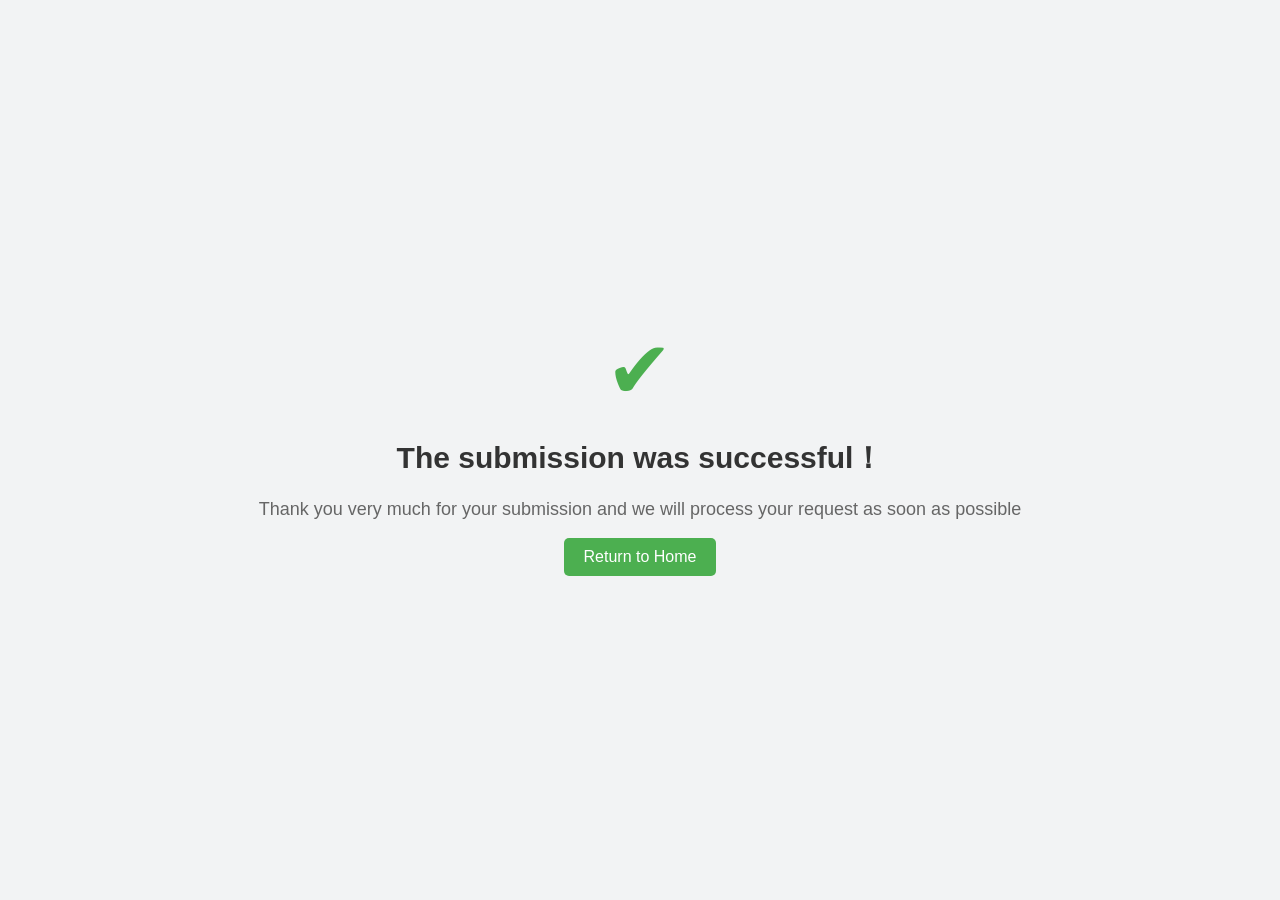
<file: ok.html>
<!DOCTYPE html>
<html>
<head>
    <title>successful</title>
    <link rel="stylesheet" href="./css/ok.css">
</head>
<body>
    <!--  -->
    <div class="container">
        <div class="success-message">
            <span class="success-icon">&#10004;</span>
            <h1>The submission was successful！</h1>
            <p>Thank you very much for your submission and we will process your request as soon as possible</p>
            <button><a id="return-index" href="index.html">Return to Home</a></button>
        </div>
    </div>
</body>
</html>
</file>
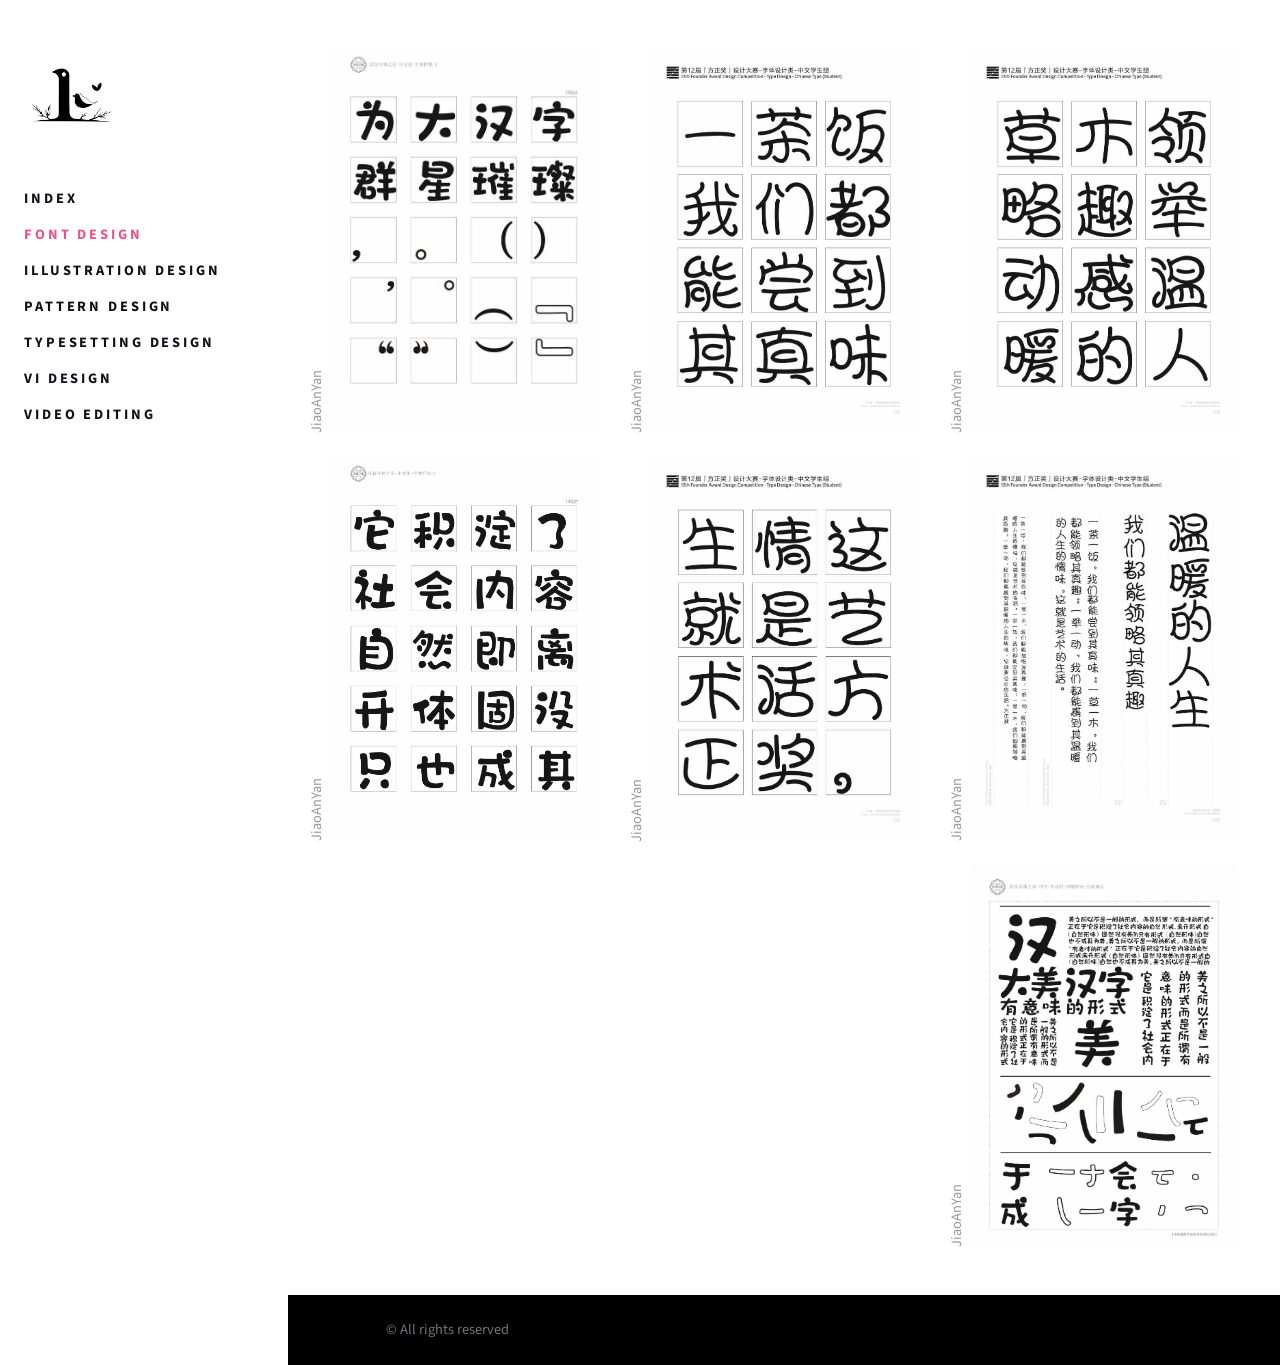
<file: ImgPage/Font design.html>
<!DOCTYPE html>
<html>
  <head>
    <meta charset="utf-8" />
    <title>Font design</title>
    <meta name="description" content="" />
    <meta name="viewport" content="width=device-width, initial-scale=1" />
    <meta name="robots" content="all,follow" />
    <link rel="stylesheet" href="vendor/glightbox/css/glightbox.min.css" />
    <link
      rel="stylesheet"
      href="https://fonts.googleapis.com/css?family=Source+Sans+Pro:400,700&amp;display=swap"
    />
    <link rel="stylesheet" href="css/style.default.css" id="theme-stylesheet" />
    <link rel="stylesheet" href="css/custom.css" />
    <link rel="shortcut icon" href="img/favicon.png" />
  </head>
  <body>
    <div id="app">
      <div class="sidebar">
        <div class="sidebar-inner d-flex flex-column">
          <div class="px-4 py-5">
            <a href="#"
              ><img src="../images/favicon.png" alt="" width="90"
            /></a>
          </div>
          <div class="sidebar-menu-holder flex-grow-1">
            <ul class="sidebar-menu list-unstyled">
              <li class="mb-2 pb-1">
                <a
                  class="sidebar-link h6 text-uppercase letter-spacing-2 fw-bold text-sm"
                  href="../index.html"
                  >Index</a
                >
              </li>
              <li class="mb-2 pb-1">
                <a
                  class="sidebar-link h6 text-uppercase letter-spacing-2 fw-bold text-sm active"
                  href="Font design.html"
                  >Font design</a
                >
              </li>
              <li class="mb-2 pb-1">
                <a
                  class="sidebar-link h6 text-uppercase letter-spacing-2 fw-bold text-sm"
                  href="Illustration design.html"
                  >Illustration design</a
                >
              </li>
              <li class="mb-2 pb-1">
                <a
                  class="sidebar-link h6 text-uppercase letter-spacing-2 fw-bold text-sm"
                  href="Pattern design.html"
                  >Pattern design</a
                >
              </li>

              <li class="mb-2 pb-1">
                <a
                  class="sidebar-link h6 text-uppercase letter-spacing-2 fw-bold text-sm"
                  href="Typesetting design.html"
                  >Typesetting design</a
                >
              </li>

              <li class="mb-2 pb-1">
                <a
                  class="sidebar-link h6 text-uppercase letter-spacing-2 fw-bold text-sm"
                  href="Vi design.html"
                  >Vi design</a
                >
              </li>

              <li class="mb-2 pb-1">
                <a
                  class="sidebar-link h6 text-uppercase letter-spacing-2 fw-bold text-sm"
                  href="Video editing.html"
                  >Video editing</a
                >
              </li>
            </ul>
          </div>
          <div class="px-4 py-3">
            <ul class="list-inline list-social mb-3">
              <li class="list-inline-item">
                <a class="reset-anchor" href="#!"
                  ><i class="fab fa-facebook-f"></i
                ></a>
              </li>
              <li class="list-inline-item">
                <a class="reset-anchor" href="#!"
                  ><i class="fab fa-twitter"></i
                ></a>
              </li>
              <li class="list-inline-item">
                <a class="reset-anchor" href="#!"
                  ><i class="fab fa-instagram"></i
                ></a>
              </li>
              <li class="list-inline-item">
                <a class="reset-anchor" href="#!"
                  ><i class="fab fa-linkedin"></i
                ></a>
              </li>
              <li class="list-inline-item">
                <a class="reset-anchor" href="#!"
                  ><i class="fab fa-dribbble"></i
                ></a>
              </li>
              <li class="list-inline-item">
                <a class="reset-anchor" href="#!"
                  ><i class="fas fa-envelope"></i
                ></a>
              </li>
            </ul>
          </div>
        </div>
      </div>
      <div class="page-holder">
        <div class="px-4 d-block d-lg-none">
          <!-- navbar-->
          <header class="header">
            <nav class="navbar navbar-expand-lg navbar-light px-0">
              <button
                class="navbar-toggler navbar-toggler-end text-sm text-uppercase"
                type="button"
                data-bs-toggle="collapse"
                data-bs-target="#navbarSupportedContent"
                aria-expanded="false"
                aria-label="Toggle navigation"
              >
                <svg class="svg-icon svg-icon-heavy svg-icon-sm text-dark">
                  <use xlink:href="#menu-hamburger-1"></use>
                </svg></button
              ><a class="navbar-brand" href="index.html"
                ><img src=" ../images/favicon.png" alt="" width="50"
              /></a>
            </nav>
          </header>
        </div>

        <div class="px-4 py-5">
          <div class="container-fluid">
            <div class="row gy-4 gx-5 masonry-wrapper">
              <div
                class="col-lg-4 col-md-6 grid-item"
                v-for="(item, index) in imageArray"
                :key="item.id"
              >
                <div class="listing-item ps-0">
                  <div class="position-relative">
                    <ul class="list-inline listing-tags m-0">
                      <li class="list-inline-item">
                        <a
                          class="reset-anchor fw-normal text-gray text-sm"
                          href=""
                        >
                          JiaoAnYan</a
                        >
                      </li>
                    </ul>
                    <div class="reset-anchor d-block listing-img-holder">
                      <img
                        class="img-fluid rounded-lg"
                        :src="item.imageUrl"
                        alt="Grounghog Day"
                      />
                      <p
                        class="mb-0 text-primary small d-flex align-items-center listing-btn"
                      >
                        <!-- <span>Look inside</span> -->
                        <svg class="svg-icon text-primary svg-icon-sm ms-1">
                          <use xlink:href="#arrow-right-1"></use>
                        </svg>
                      </p>
                    </div>
                  </div>
                  <!-- <div class="py-3"><a class="reset-anchor" href="detail.html">
                    <h2 class="h5 listing-item-heading">Grounghog Day</h2></a>
                  <p class="text-sm mb-0 listing-item-description">Lorem ipsum dolor sit amet, consectetur adipisicing elit</p>
                </div> -->
                </div>
              </div>
            </div>
          </div>
        </div>
        <footer class="text-muted" style="background: #0d0d0d">
          <div class="bg-dark py-4">
            <div class="container-fluid">
              <div class="row">
                <div class="col-lg-10 mx-auto">
                  <div class="row text-white">
                    <div class="col-md-6 text-center text-md-start">
                      <p class="text-sm mb-3 mb-md-0">
                        <span class="text-muted"
                          >&copy; All rights reserved</span
                        >
                      </p>
                    </div>
                    <div class="col-md-6 text-center text-md-end">
                      <p class="text-sm mb-0">
                        <a
                          target="_blank"
                          href="http://www.mobanwang.com/"
                          title=""
                          class="reset-anchor"
                        ></a>
                      </p>
                    </div>
                  </div>
                </div>
              </div>
            </div>
          </div>
        </footer>
      </div>
    </div>

    <script src="./js/vue3.js"></script>
    <script src="vendor/bootstrap/js/bootstrap.bundle.min.js"></script>
    <script src="vendor/masonry-layout/masonry.pkgd.min.js"></script>
    <script src="vendor/imagesloaded/imagesloaded.pkgd.min.js"></script>
    <script src="vendor/glightbox/js/glightbox.min.js"></script>
    <script src="js/front.js"></script>
    <script>
      const { createApp, ref } = Vue;

      createApp({
        setup() {
          const imageArray = [
            { id: 1, imageUrl: "../images/Fd-1.jpg" },
            { id: 2, imageUrl: "../images/Fd-2.jpg" },
            { id: 3, imageUrl: "../images/Fd-3.jpg" },
            { id: 4, imageUrl: "../images/Fd-4.jpg" },
            { id: 5, imageUrl: "../images/Fd-5.jpg" },
            { id: 6, imageUrl: "../images/Fd-6.jpg" },
            { id: 7, imageUrl: "../images/Fd-7.jpg" },
          ];

          return {
            imageArray,
          };
        },
      }).mount("#app");
    </script>
  </body>
</html>
</file>
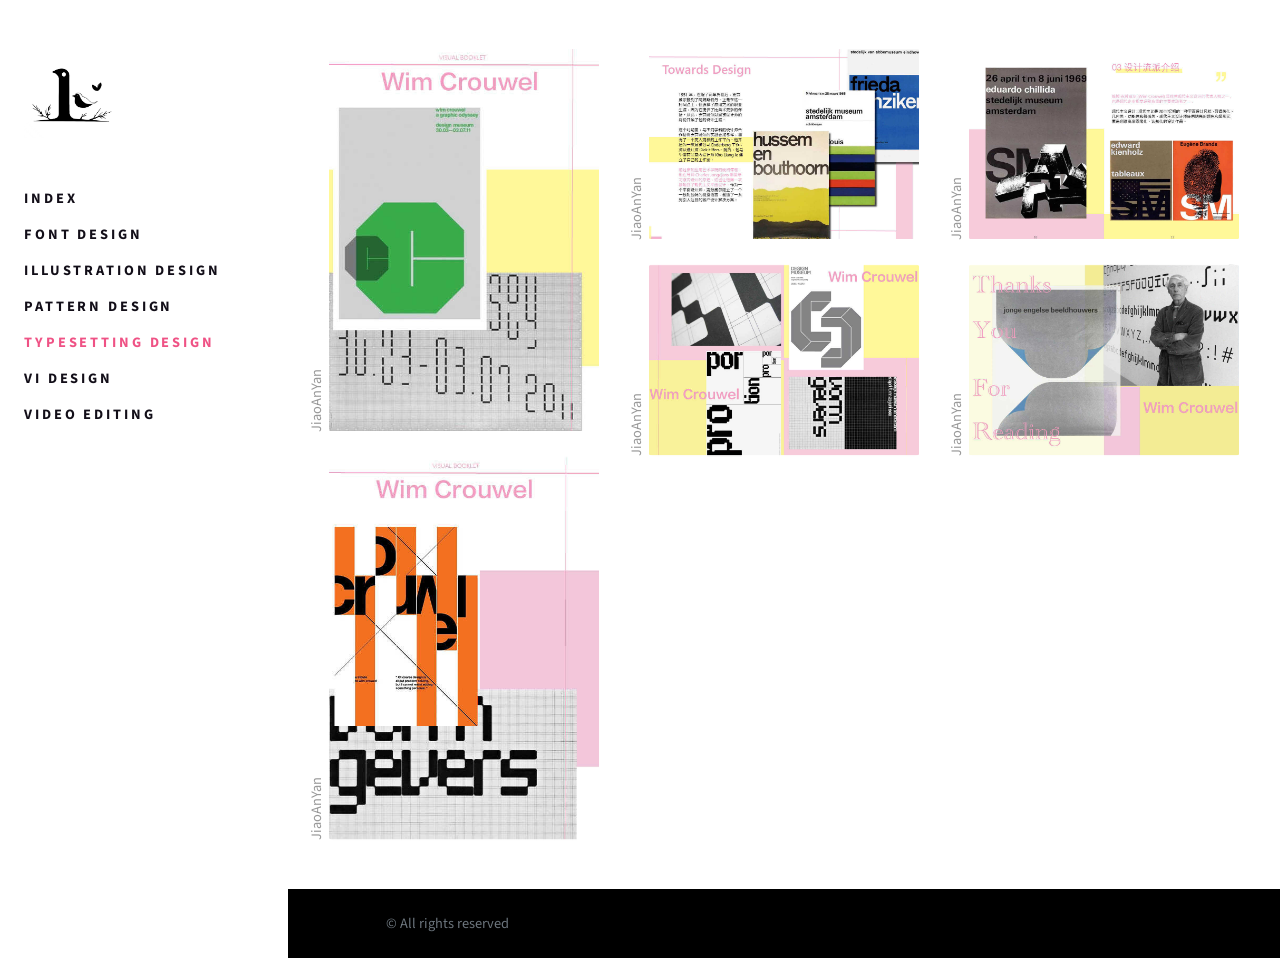
<file: ImgPage/Typesetting design.html>
<!DOCTYPE html>
<html>
  <head>
    <meta charset="utf-8" />
    <title>Typesetting design</title>
    <meta name="description" content="" />
    <meta name="viewport" content="width=device-width, initial-scale=1" />
    <meta name="robots" content="all,follow" />
    <link rel="stylesheet" href="vendor/glightbox/css/glightbox.min.css" />
    <link
      rel="stylesheet"
      href="https://fonts.googleapis.com/css?family=Source+Sans+Pro:400,700&amp;display=swap"
    />
    <link rel="stylesheet" href="css/style.default.css" id="theme-stylesheet" />
    <link rel="stylesheet" href="css/custom.css" />
    <link rel="shortcut icon" href="img/favicon.png" />
  </head>
  <body>
    <div id="app">
      <div class="sidebar">
        <div class="sidebar-inner d-flex flex-column">
          <div class="px-4 py-5">
            <a href="#"
              ><img src=" ../images/favicon.png" alt="" width="90"
            /></a>
          </div>
          <div class="sidebar-menu-holder flex-grow-1">
            <ul class="sidebar-menu list-unstyled">
              <li class="mb-2 pb-1">
                <a
                  class="sidebar-link h6 text-uppercase letter-spacing-2 fw-bold text-sm"
                  href="../index.html"
                  >Index</a
                >
              </li>
              <li class="mb-2 pb-1">
                <a
                  class="sidebar-link h6 text-uppercase letter-spacing-2 fw-bold text-sm"
                  href="Font design.html"
                  >Font design</a
                >
              </li>
              <li class="mb-2 pb-1">
                <a
                  class="sidebar-link h6 text-uppercase letter-spacing-2 fw-bold text-sm"
                  href="Illustration design.html"
                  >Illustration design</a
                >
              </li>
              <li class="mb-2 pb-1">
                <a
                  class="sidebar-link h6 text-uppercase letter-spacing-2 fw-bold text-sm"
                  href="Pattern design.html"
                  >Pattern design</a
                >
              </li>

              <li class="mb-2 pb-1">
                <a
                  class="sidebar-link h6 text-uppercase letter-spacing-2 fw-bold text-sm active"
                  href="Typesetting design.html"
                  >Typesetting design</a
                >
              </li>

              <li class="mb-2 pb-1">
                <a
                  class="sidebar-link h6 text-uppercase letter-spacing-2 fw-bold text-sm"
                  href="Vi design.html"
                  >Vi design</a
                >
              </li>

              <li class="mb-2 pb-1">
                <a
                  class="sidebar-link h6 text-uppercase letter-spacing-2 fw-bold text-sm"
                  href="Video editing.html"
                  >Video editing</a
                >
              </li>
            </ul>
          </div>
          <div class="px-4 py-3">
            <ul class="list-inline list-social mb-3">
              <li class="list-inline-item">
                <a class="reset-anchor" href="#!"
                  ><i class="fab fa-facebook-f"></i
                ></a>
              </li>
              <li class="list-inline-item">
                <a class="reset-anchor" href="#!"
                  ><i class="fab fa-twitter"></i
                ></a>
              </li>
              <li class="list-inline-item">
                <a class="reset-anchor" href="#!"
                  ><i class="fab fa-instagram"></i
                ></a>
              </li>
              <li class="list-inline-item">
                <a class="reset-anchor" href="#!"
                  ><i class="fab fa-linkedin"></i
                ></a>
              </li>
              <li class="list-inline-item">
                <a class="reset-anchor" href="#!"
                  ><i class="fab fa-dribbble"></i
                ></a>
              </li>
              <li class="list-inline-item">
                <a class="reset-anchor" href="#!"
                  ><i class="fas fa-envelope"></i
                ></a>
              </li>
            </ul>
          </div>
        </div>
      </div>
      <div class="page-holder">
        <div class="px-4 d-block d-lg-none">
          <!-- navbar-->
          <header class="header">
            <nav class="navbar navbar-expand-lg navbar-light px-0">
              <button
                class="navbar-toggler navbar-toggler-end text-sm text-uppercase"
                type="button"
                data-bs-toggle="collapse"
                data-bs-target="#navbarSupportedContent"
                aria-expanded="false"
                aria-label="Toggle navigation"
              >
                <svg class="svg-icon svg-icon-heavy svg-icon-sm text-dark">
                  <use xlink:href="#menu-hamburger-1"></use>
                </svg></button
              ><a class="navbar-brand" href="index.html"
                ><img src=" ../images/favicon.png" alt="" width="50"
              /></a>
            </nav>
          </header>
        </div>
        <div class="px-4 py-5">
          <div class="container-fluid">
            <div class="row gy-4 gx-5 masonry-wrapper">
              <div
                class="col-lg-4 col-md-6 grid-item"
                v-for="(item, index) in imageArray"
                :key="item.id"
              >
                <div class="listing-item ps-0">
                  <div class="position-relative">
                    <ul class="list-inline listing-tags m-0">
                      <li class="list-inline-item">
                        <a
                          class="reset-anchor fw-normal text-gray text-sm"
                          href=""
                        >
                          JiaoAnYan</a
                        >
                      </li>
                    </ul>
                    <div class="reset-anchor d-block listing-img-holder">
                      <img
                        class="img-fluid rounded-lg"
                        :src="item.imageUrl"
                        alt="Grounghog Day"
                      />
                      <p
                        class="mb-0 text-primary small d-flex align-items-center listing-btn"
                      >
                        <!-- <span>Look inside</span> -->
                        <svg class="svg-icon text-primary svg-icon-sm ms-1">
                          <use xlink:href="#arrow-right-1"></use>
                        </svg>
                      </p>
                    </div>
                  </div>
                  <!-- <div class="py-3"><a class="reset-anchor" href="detail.html">
                    <h2 class="h5 listing-item-heading">Grounghog Day</h2></a>
                  <p class="text-sm mb-0 listing-item-description">Lorem ipsum dolor sit amet, consectetur adipisicing elit</p>
                </div> -->
                </div>
              </div>
            </div>
          </div>
        </div>

        <footer class="text-muted" style="background: #0d0d0d; z-index: 999">
          <div class="bg-dark py-4">
            <div class="container-fluid">
              <div class="row">
                <div class="col-lg-10 mx-auto">
                  <div class="row text-white">
                    <div class="col-md-6 text-center text-md-start">
                      <p class="text-sm mb-3 mb-md-0">
                        <span class="text-muted"
                          >&copy; All rights reserved</span
                        >
                      </p>
                    </div>
                    <div class="col-md-6 text-center text-md-end">
                      <p class="text-sm mb-0">
                        <a
                          target="_blank"
                          href="http://www.mobanwang.com/"
                          title=""
                          class="reset-anchor"
                        ></a>
                      </p>
                    </div>
                  </div>
                </div>
              </div>
            </div>
          </div>
        </footer>
      </div>
    </div>

    <script src="./js/vue3.js"></script>
    <script src="vendor/bootstrap/js/bootstrap.bundle.min.js"></script>
    <script src="vendor/masonry-layout/masonry.pkgd.min.js"></script>
    <script src="vendor/imagesloaded/imagesloaded.pkgd.min.js"></script>
    <script src="vendor/glightbox/js/glightbox.min.js"></script>
    <script src="js/front.js"></script>
    <script>
      const { createApp, ref, onMounted } = Vue;

      createApp({
        setup() {
          const imageArray = Array.from({ length: 6 }, (v, i) => ({
            id: i + 1,
            imageUrl: `../images/Td-${i + 1}.jpg`,
          }));

          return {
            imageArray,
          };
        },
      }).mount("#app");
    </script>
  </body>
</html>
</file>
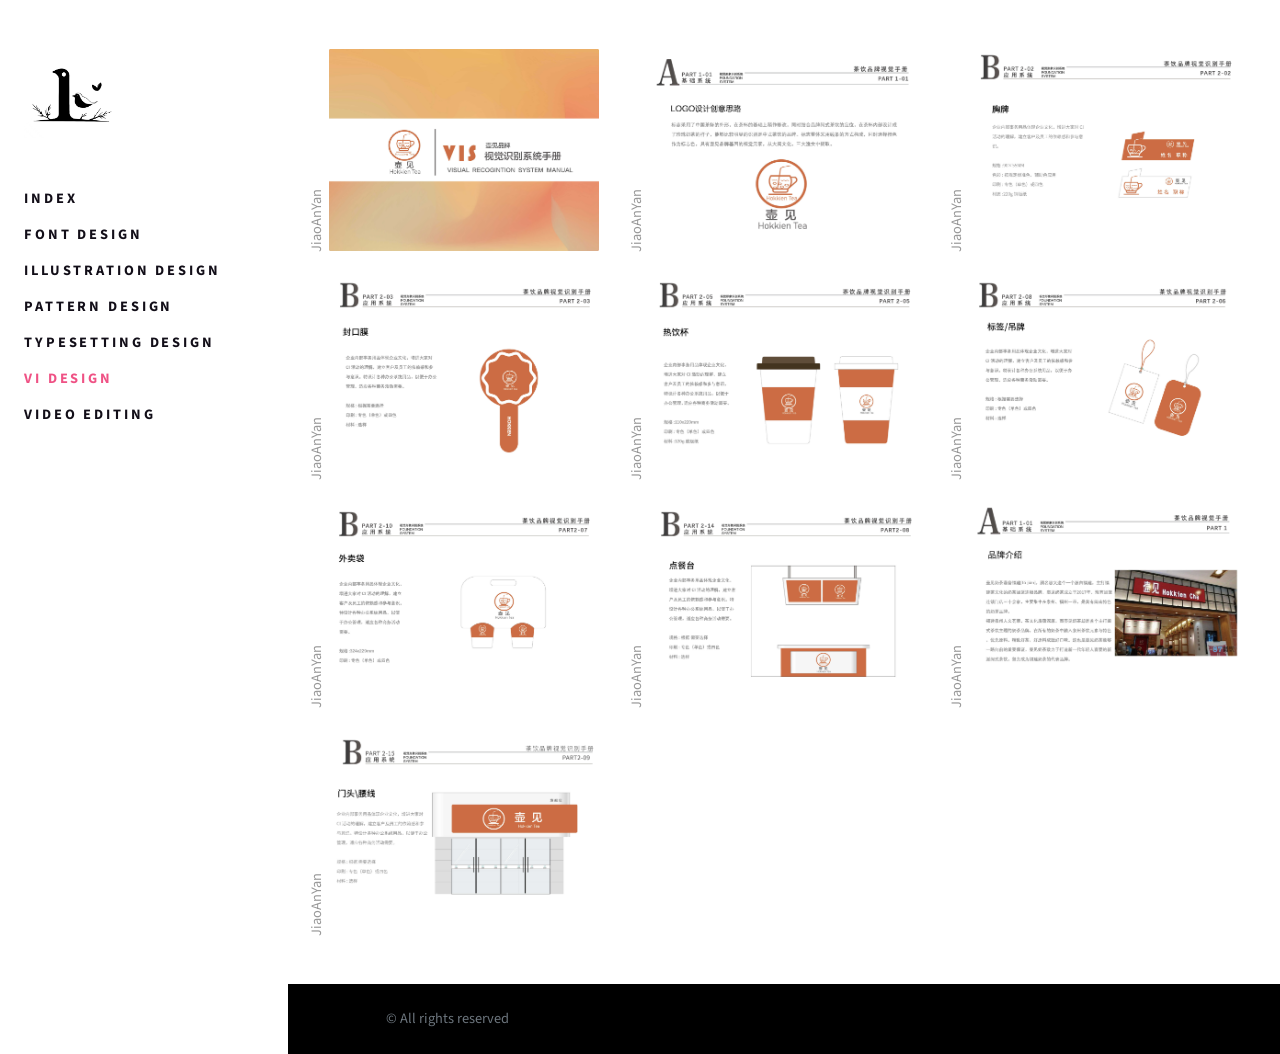
<file: ImgPage/Vi design.html>
<!DOCTYPE html>
<html>
  <head>
    <meta charset="utf-8" />
    <title>Vi design</title>
    <meta name="description" content="" />
    <meta name="viewport" content="width=device-width, initial-scale=1" />
    <meta name="robots" content="all,follow" />
    <link rel="stylesheet" href="vendor/glightbox/css/glightbox.min.css" />
    <link
      rel="stylesheet"
      href="https://fonts.googleapis.com/css?family=Source+Sans+Pro:400,700&amp;display=swap"
    />
    <link rel="stylesheet" href="css/style.default.css" id="theme-stylesheet" />
    <link rel="stylesheet" href="css/custom.css" />
    <link rel="shortcut icon" href="img/favicon.png" />
  </head>
  <body>
    <div id="app">
      <div class="sidebar">
        <div class="sidebar-inner d-flex flex-column">
          <div class="px-4 py-5">
            <a href="#"
              ><img src="../images/favicon.png" alt="" width="90"
            /></a>
          </div>
          <div class="sidebar-menu-holder flex-grow-1">
            <ul class="sidebar-menu list-unstyled">
              <li class="mb-2 pb-1">
                <a
                  class="sidebar-link h6 text-uppercase letter-spacing-2 fw-bold text-sm"
                  href="../index.html"
                  >Index</a
                >
              </li>
              <li class="mb-2 pb-1">
                <a
                  class="sidebar-link h6 text-uppercase letter-spacing-2 fw-bold text-sm"
                  href="Font design.html"
                  >Font design</a
                >
              </li>
              <li class="mb-2 pb-1">
                <a
                  class="sidebar-link h6 text-uppercase letter-spacing-2 fw-bold text-sm"
                  href="Illustration design.html"
                  >Illustration design</a
                >
              </li>
              <li class="mb-2 pb-1">
                <a
                  class="sidebar-link h6 text-uppercase letter-spacing-2 fw-bold text-sm"
                  href="Pattern design.html"
                  >Pattern design</a
                >
              </li>

              <li class="mb-2 pb-1">
                <a
                  class="sidebar-link h6 text-uppercase letter-spacing-2 fw-bold text-sm"
                  href="Typesetting design.html"
                  >Typesetting design</a
                >
              </li>

              <li class="mb-2 pb-1">
                <a
                  class="sidebar-link h6 text-uppercase letter-spacing-2 fw-bold text-sm active"
                  href="Vi design.html"
                  >Vi design</a
                >
              </li>

              <li class="mb-2 pb-1">
                <a
                  class="sidebar-link h6 text-uppercase letter-spacing-2 fw-bold text-sm"
                  href="Video editing.html"
                  >Video editing</a
                >
              </li>
            </ul>
          </div>
          <div class="px-4 py-3">
            <ul class="list-inline list-social mb-3">
              <li class="list-inline-item">
                <a class="reset-anchor" href="#!"
                  ><i class="fab fa-facebook-f"></i
                ></a>
              </li>
              <li class="list-inline-item">
                <a class="reset-anchor" href="#!"
                  ><i class="fab fa-twitter"></i
                ></a>
              </li>
              <li class="list-inline-item">
                <a class="reset-anchor" href="#!"
                  ><i class="fab fa-instagram"></i
                ></a>
              </li>
              <li class="list-inline-item">
                <a class="reset-anchor" href="#!"
                  ><i class="fab fa-linkedin"></i
                ></a>
              </li>
              <li class="list-inline-item">
                <a class="reset-anchor" href="#!"
                  ><i class="fab fa-dribbble"></i
                ></a>
              </li>
              <li class="list-inline-item">
                <a class="reset-anchor" href="#!"
                  ><i class="fas fa-envelope"></i
                ></a>
              </li>
            </ul>
          </div>
        </div>
      </div>
      <div class="page-holder">
        <div class="px-4 d-block d-lg-none">
          <!-- navbar-->
          <header class="header">
            <nav class="navbar navbar-expand-lg navbar-light px-0">
              <button
                class="navbar-toggler navbar-toggler-end text-sm text-uppercase"
                type="button"
                data-bs-toggle="collapse"
                data-bs-target="#navbarSupportedContent"
                aria-expanded="false"
                aria-label="Toggle navigation"
              >
                <svg class="svg-icon svg-icon-heavy svg-icon-sm text-dark">
                  <use xlink:href="#menu-hamburger-1"></use>
                </svg></button
              ><a class="navbar-brand" href="index.html"
                ><img src=" ../images/favicon.png" alt="" width="50"
              /></a>
            </nav>
          </header>
        </div>

        <div class="px-4 py-5">
          <div class="container-fluid">
            <div class="row gy-4 gx-5 masonry-wrapper">
              <div
                class="col-lg-4 col-md-6 grid-item"
                v-for="(item, index) in imageArray"
                :key="item.id"
              >
                <div class="listing-item ps-0">
                  <div class="position-relative">
                    <ul class="list-inline listing-tags m-0">
                      <li class="list-inline-item">
                        <a
                          class="reset-anchor fw-normal text-gray text-sm"
                          href=""
                        >
                          JiaoAnYan</a
                        >
                      </li>
                    </ul>
                    <div class="reset-anchor d-block listing-img-holder">
                      <img
                        class="img-fluid rounded-lg"
                        :src="item.imageUrl"
                        alt="Grounghog Day"
                      />
                      <p
                        class="mb-0 text-primary small d-flex align-items-center listing-btn"
                      >
                        <!-- <span>Look inside</span> -->
                        <svg class="svg-icon text-primary svg-icon-sm ms-1">
                          <use xlink:href="#arrow-right-1"></use>
                        </svg>
                      </p>
                    </div>
                  </div>
                  <!-- <div class="py-3"><a class="reset-anchor" href="detail.html">
                    <h2 class="h5 listing-item-heading">Grounghog Day</h2></a>
                  <p class="text-sm mb-0 listing-item-description">Lorem ipsum dolor sit amet, consectetur adipisicing elit</p>
                </div> -->
                </div>
              </div>
            </div>
          </div>
        </div>
        <footer class="text-muted" style="background: #0d0d0d">
          <div class="bg-dark py-4">
            <div class="container-fluid">
              <div class="row">
                <div class="col-lg-10 mx-auto">
                  <div class="row text-white">
                    <div class="col-md-6 text-center text-md-start">
                      <p class="text-sm mb-3 mb-md-0">
                        <span class="text-muted"
                          >&copy; All rights reserved</span
                        >
                      </p>
                    </div>
                    <div class="col-md-6 text-center text-md-end">
                      <p class="text-sm mb-0">
                        <a
                          target="_blank"
                          href="http://www.mobanwang.com/"
                          title=""
                          class="reset-anchor"
                        ></a>
                      </p>
                    </div>
                  </div>
                </div>
              </div>
            </div>
          </div>
        </footer>
      </div>
    </div>

    <script src="./js/vue3.js"></script>
    <script src="vendor/bootstrap/js/bootstrap.bundle.min.js"></script>
    <script src="vendor/masonry-layout/masonry.pkgd.min.js"></script>
    <script src="vendor/imagesloaded/imagesloaded.pkgd.min.js"></script>
    <script src="vendor/glightbox/js/glightbox.min.js"></script>
    <script src="js/front.js"></script>
    <script>
      const { createApp, ref } = Vue;

      createApp({
        setup() {
          const imageArray = [
            { id: 1, imageUrl: "../images/Vd-1.jpg" },
            { id: 2, imageUrl: "../images/Vd-2.jpg" },
            { id: 3, imageUrl: "../images/Vd-3.jpg" },
            { id: 4, imageUrl: "../images/Vd-4.jpg" },
            { id: 5, imageUrl: "../images/Vd-5.jpg" },
            { id: 6, imageUrl: "../images/Vd-6.jpg" },
            { id: 7, imageUrl: "../images/Vd-7.jpg" },
            { id: 8, imageUrl: "../images/Vd-8.jpg" },
            { id: 9, imageUrl: "../images/Vd-9.jpg" },
            { id: 10, imageUrl: "../images/Vd-10.jpg" },
          ];

          return {
            imageArray,
          };
        },
      }).mount("#app");
    </script>
  </body>
</html>
</file>
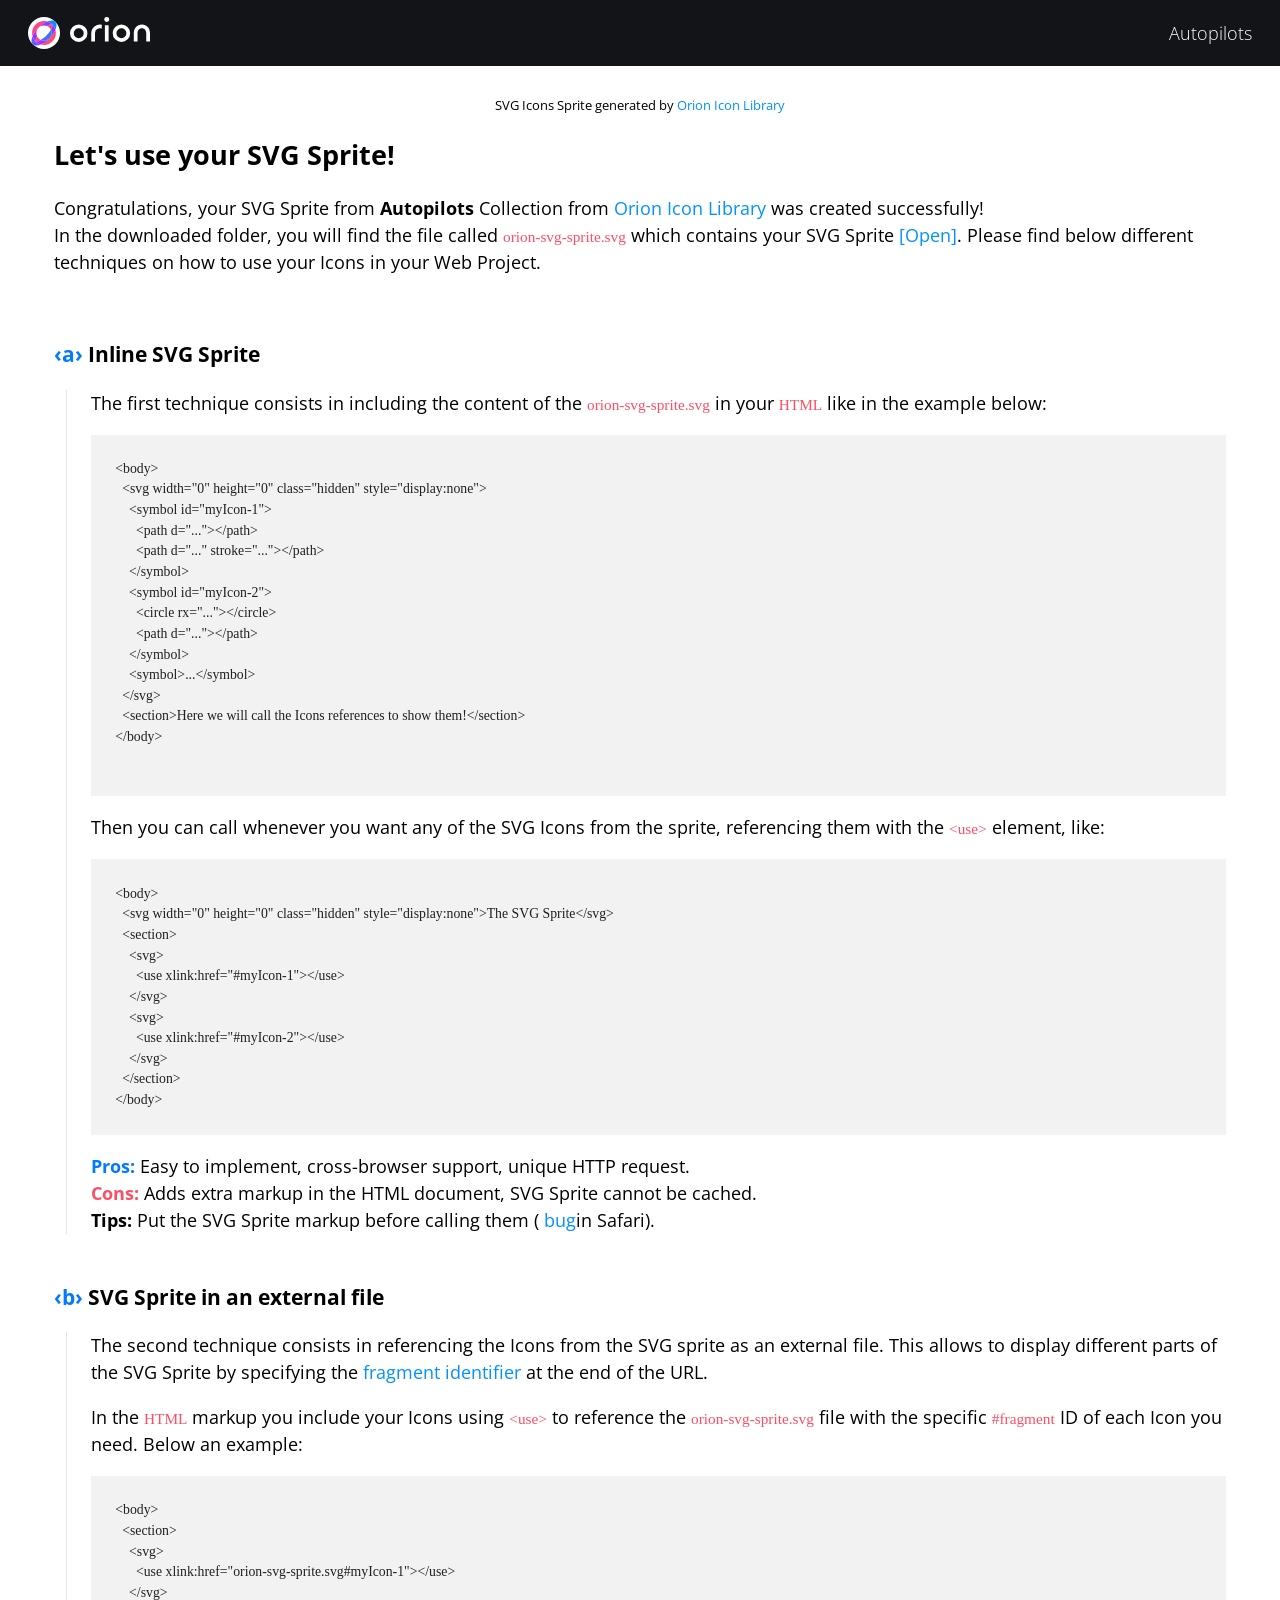
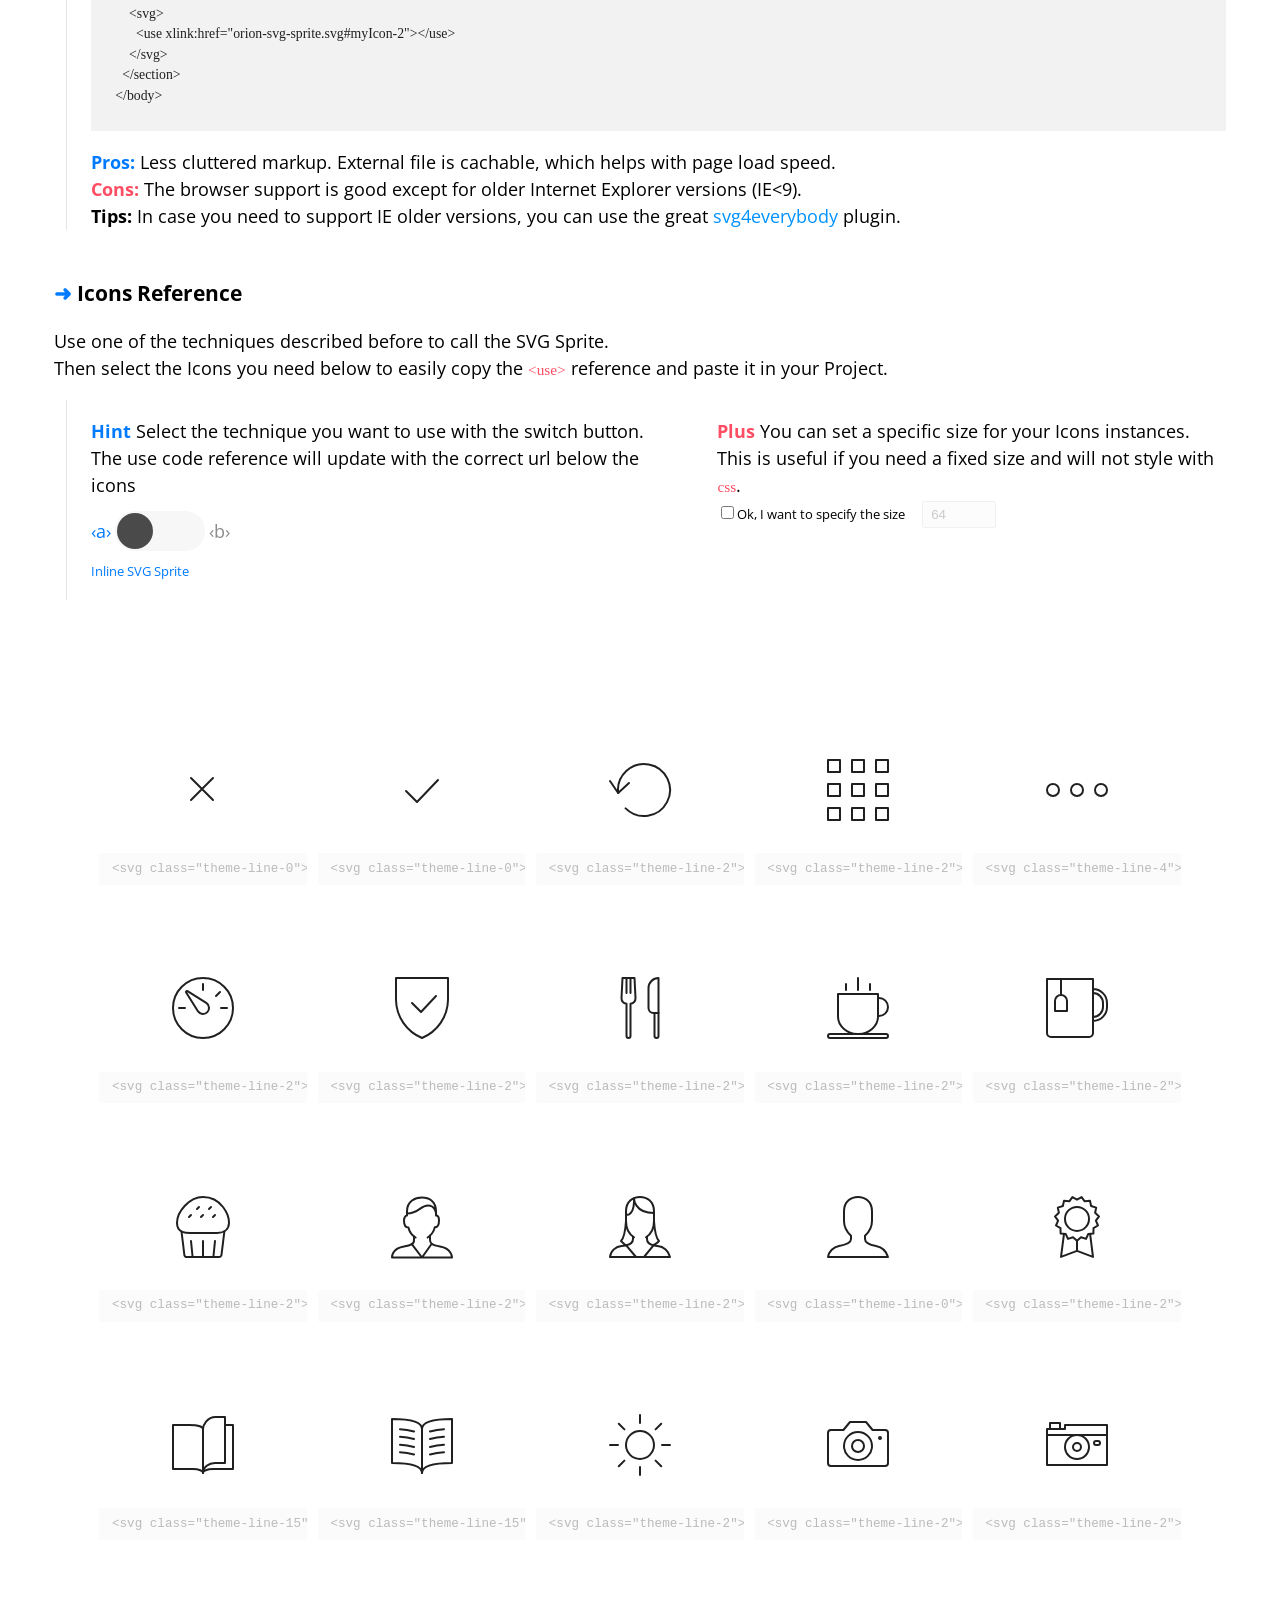
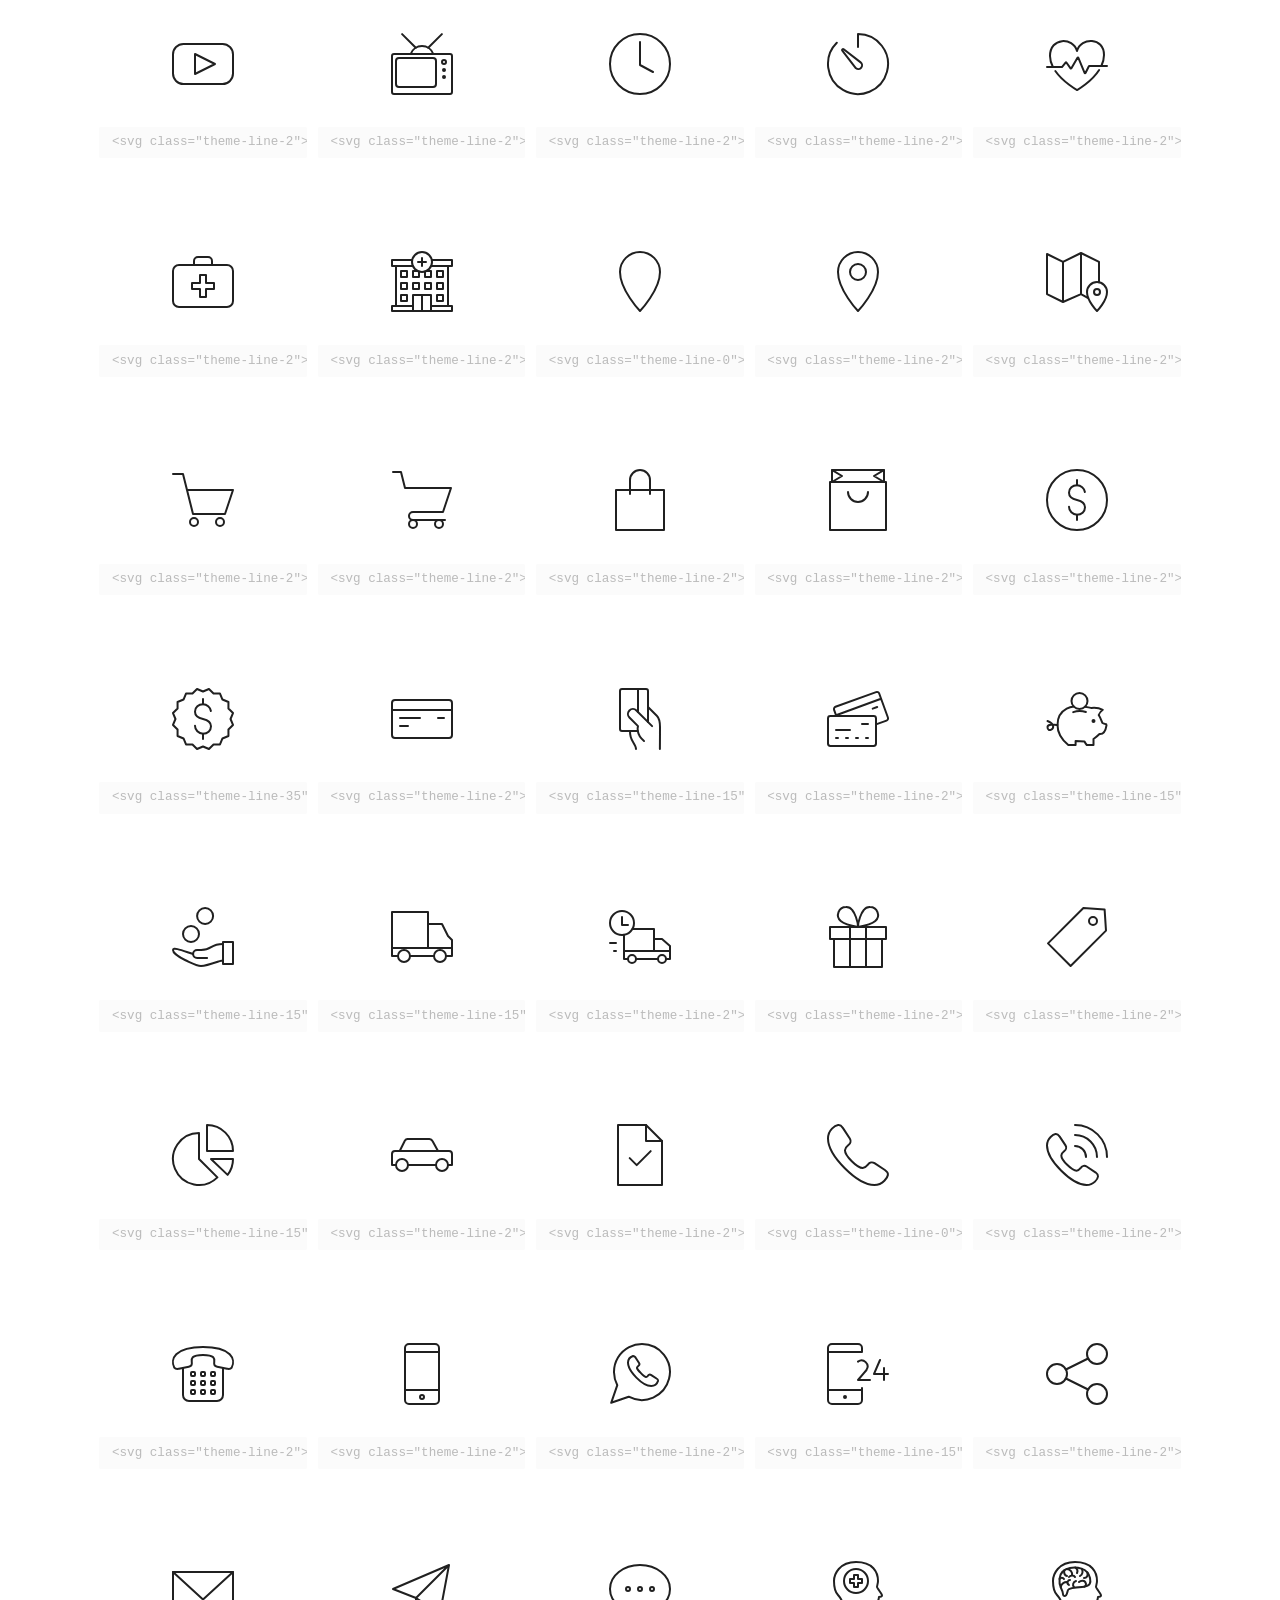
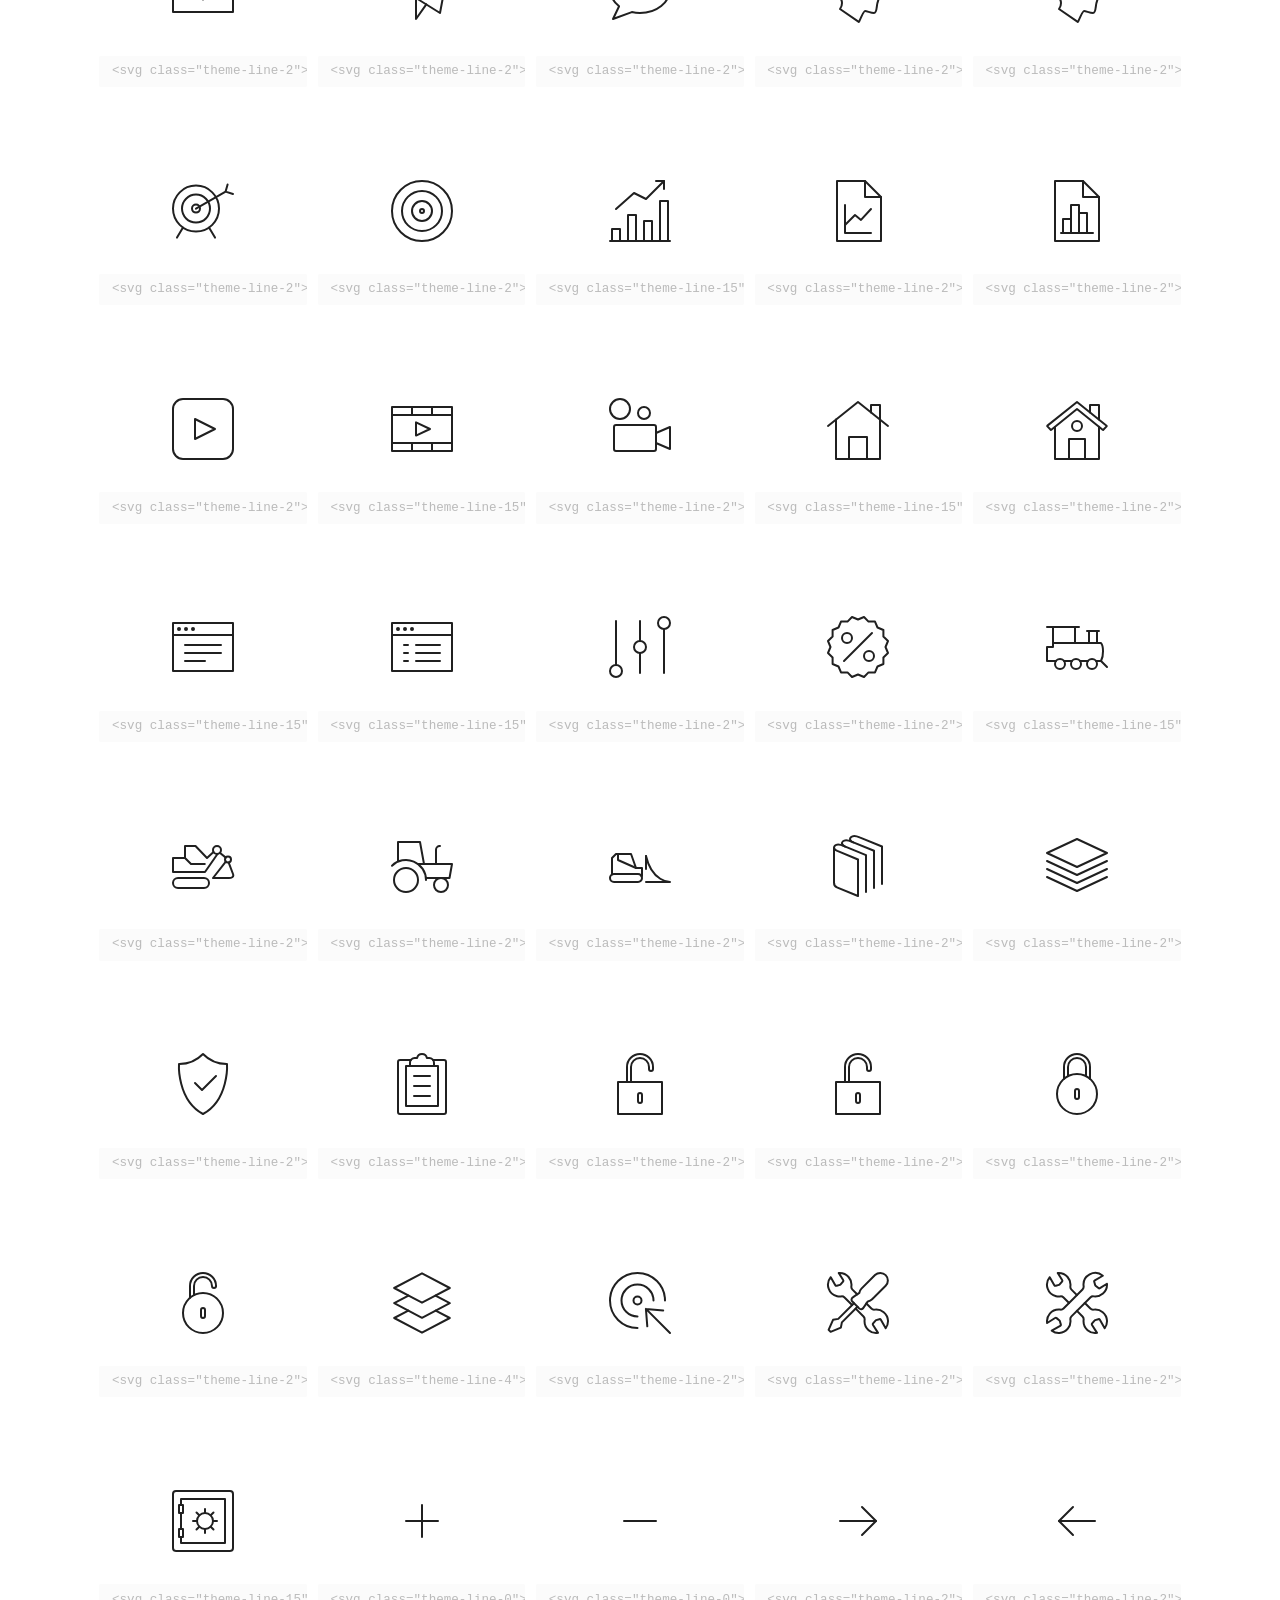
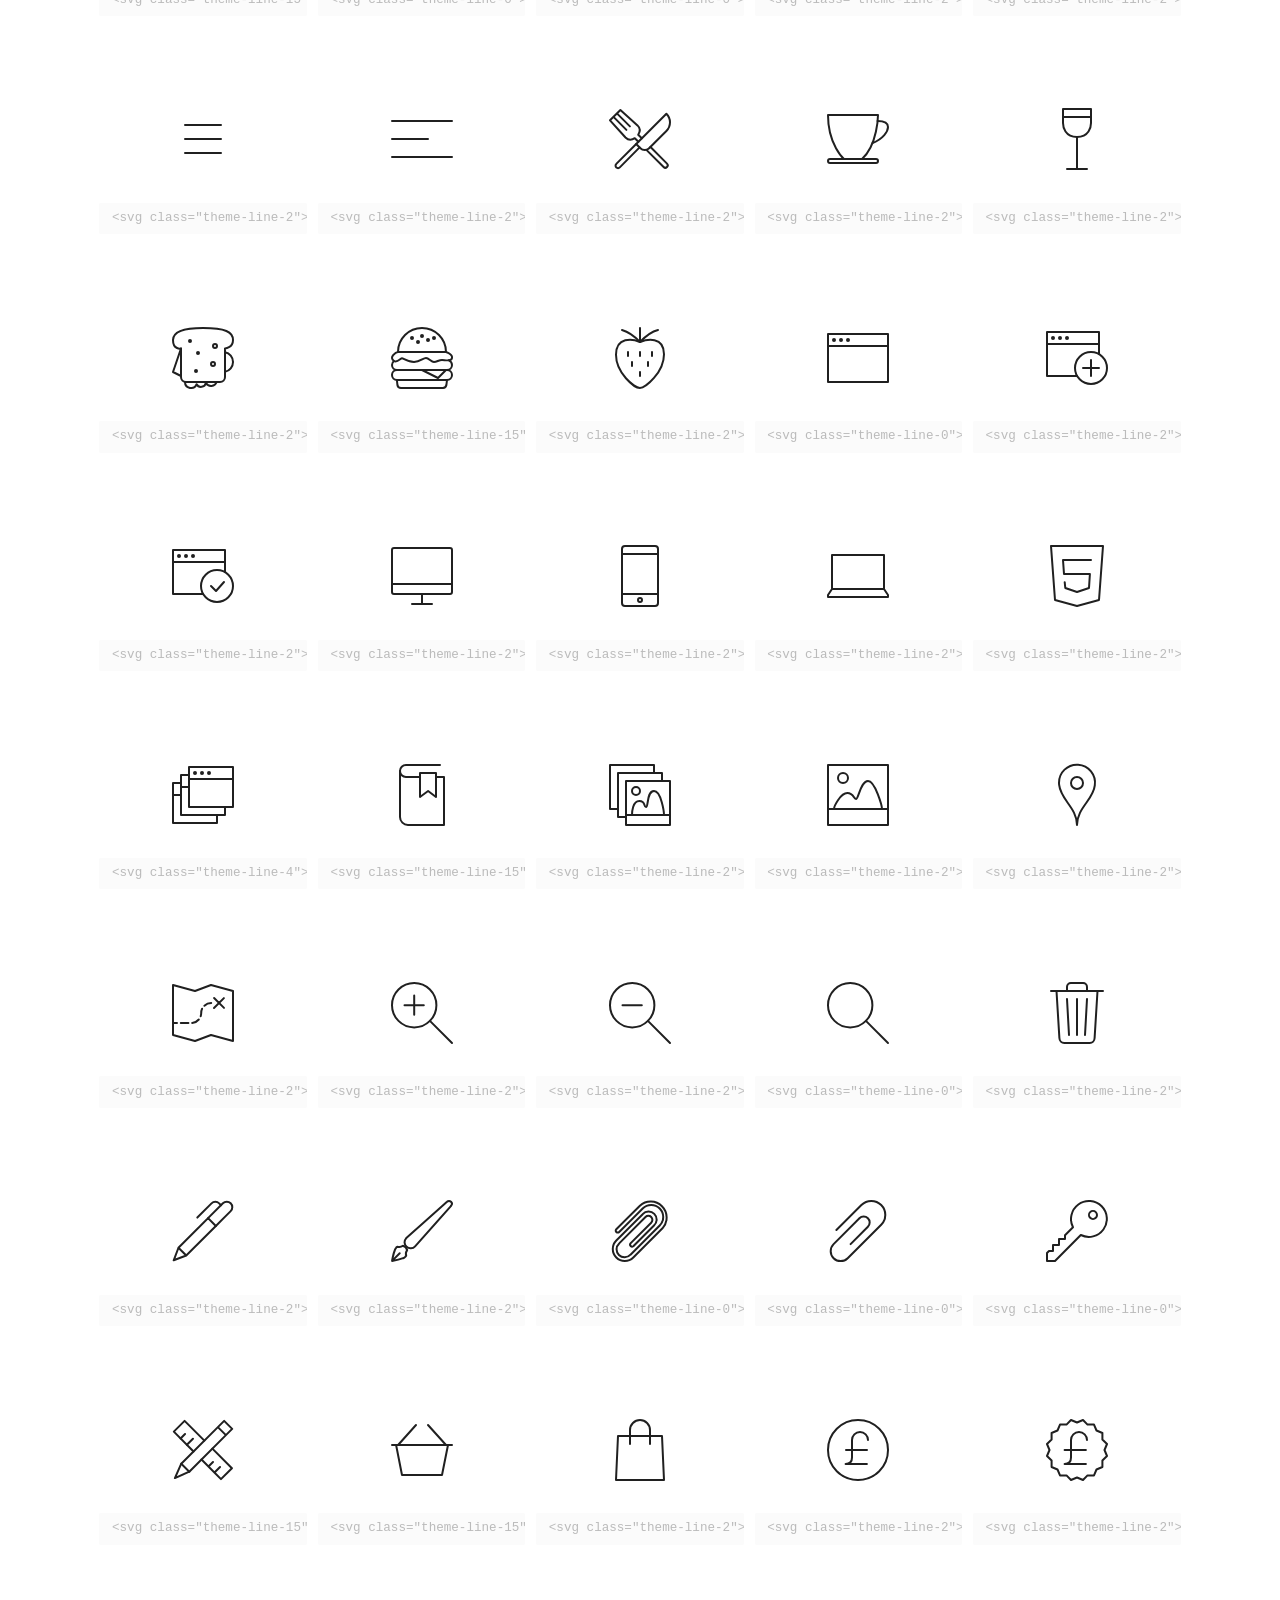
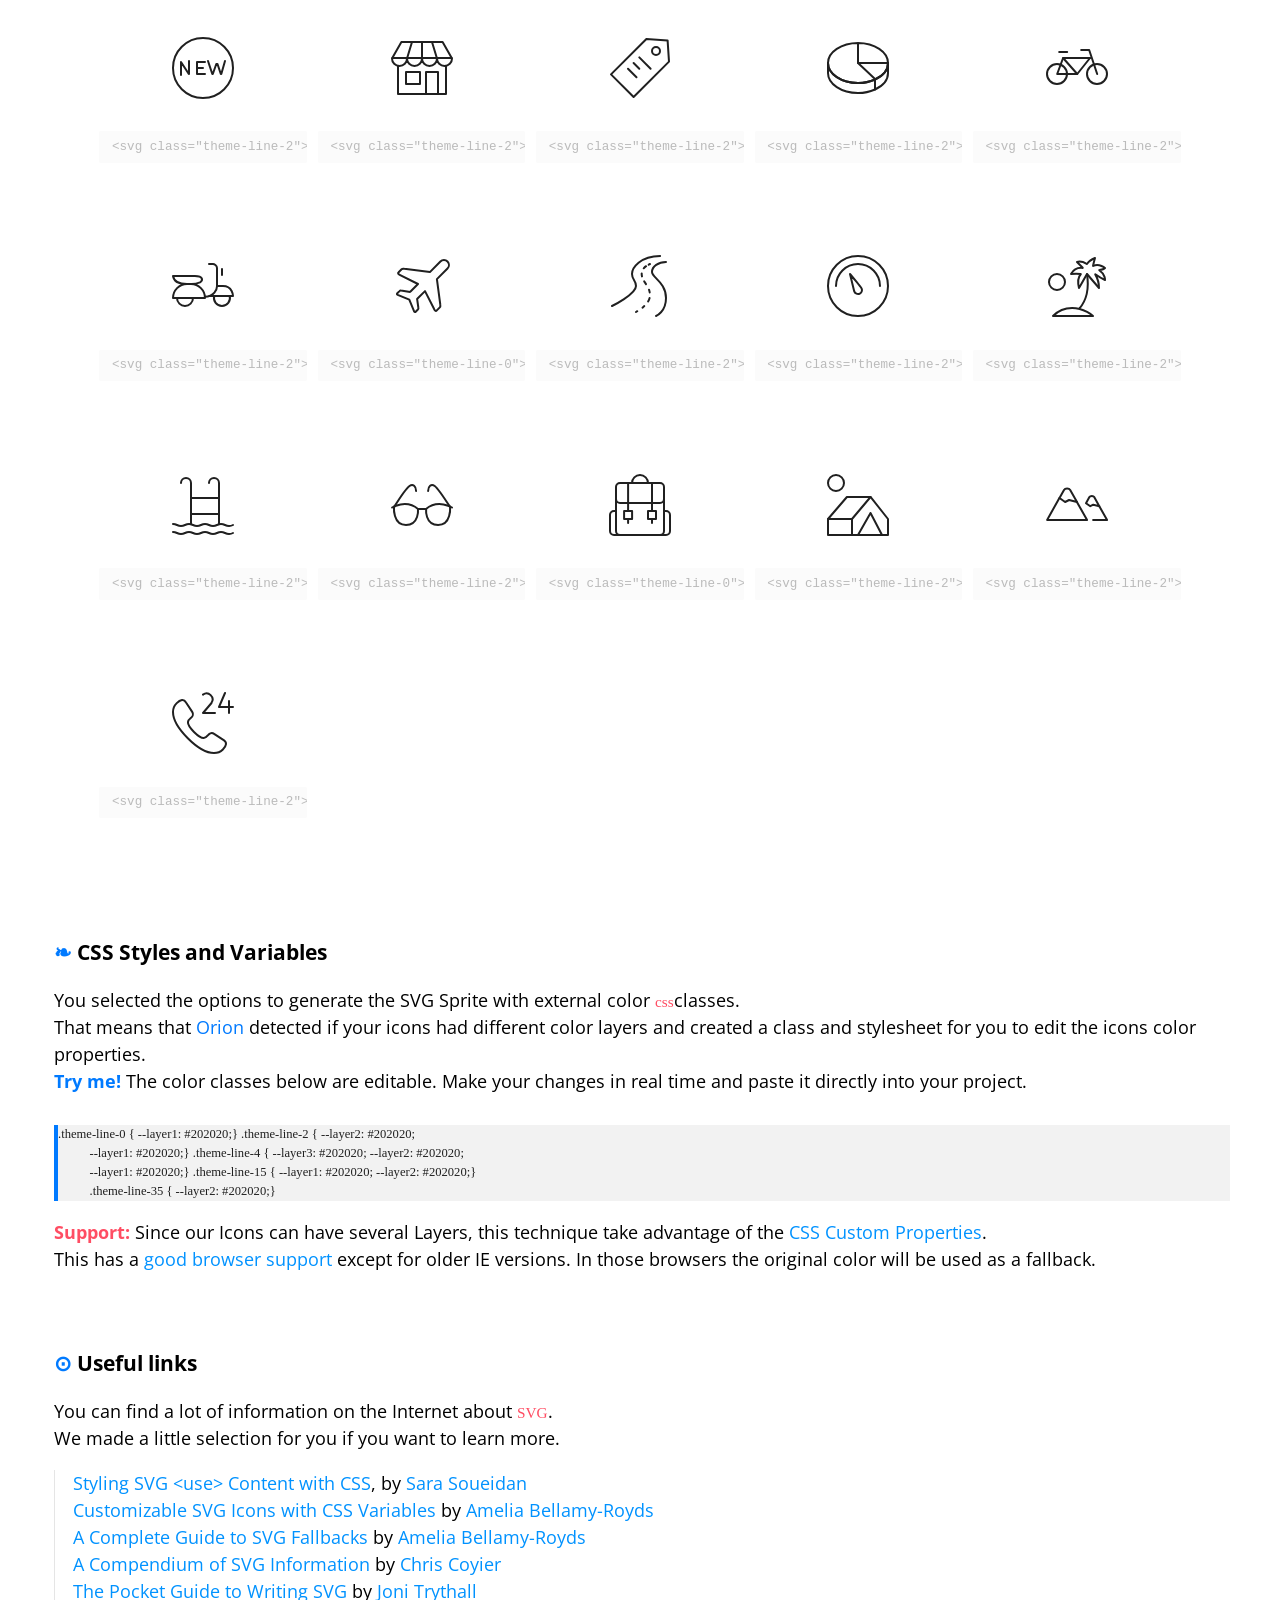
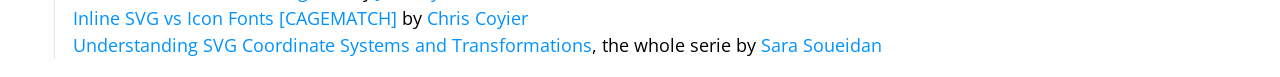
<file: ImgPage/icons/demo.html>
<!doctype>
<html lang="en">
  
  <head>
    <title>SVG Sprite Demo | Orion Icon Library</title>
    <meta name="viewport" content="width=device-width, initial-scale=1.0"
    />
    <meta charset="UTF-8" />
    <link href="https://fonts.googleapis.com/css?family=Open+Sans" rel="stylesheet"
    />
    <style>
      html {
          box-sizing: border-box;
        }
        body {
          margin: 0;
          padding: 0;
          font-family: 'Open Sans', sans-serif;
          font-size: 1.125rem;
        }
        ._1bo7bzx{font-family:Menlo, mono;font-size:.85em;}._1oymxsi{color:#ff4d63;}._1tt2u3t{-webkit-box-pack:justify;-ms-flex-pack:justify;-webkit-box-align:center;-ms-flex-align:center;display:-webkit-box;display:-moz-box;display:-ms-flexbox;display:-webkit-flex;display:flex;-webkit-align-items:center;align-items:center;background-color:#121418;-webkit-justify-content:space-between;justify-content:space-between;height:66px;padding:0 28px;color:white;}._dl5j6p{font-weight:300;max-width:33%;font-size:1em;}._1iurgbx{white-space:nowrap;overflow:hidden;text-overflow:ellipsis;}._1l5hckq{padding:1em 3em;}._kp2n83{font-size:.7em;text-align:center;}._o1cg4g{color:#0092FF;text-decoration:none;}._o1cg4g:hover{text-decoration:underline;}._14gdf42{line-height:1.5;}._ovghcs{color:inherit;text-decoration:none;}._ovghcs:hover:after{content:"#";color:#0092FF;margin-left:2px;opacity:.3;-webkit-transition:opacity .3s;-moz-transition:opacity .3s;transition:opacity .3s;}._ovghcs:active:after{opacity:1;}._1dqtju9{color:#007aff;}._fr5wn{padding-left:24px;border-left:1px solid rgba(0,0,0,0.1);margin-left:12px;margin-bottom:48px;}._1bmg5vo{color:#202020;tab-ssize:4px;overflow-x:auto;padding:1.5em;line-height:1.5;background:rgba(0,0,0,0.05);font-size:.9em;}._jro6t0{display:-webkit-box;display:-moz-box;display:-ms-flexbox;display:-webkit-flex;display:flex;}._53480w{display:none;}._53480w:checked + label span{-webkit-transform:translateX(52px);-ms-transform:translateX(52px);transform:translateX(52px);}._53480w:checked + label:before{color:inherit;}._53480w:checked + label:after{color:#007aff;}._53480w:checked ~ .externalCheckboxHelper:after{content:"External SVG Sprite";}._1uuc6xn{cursor:pointer;width:90px;height:40px;display:block;background-color:#f7f7f7;color:#8c8c8c;border-radius:32px;margin:12px 24px;position:relative;}._1uuc6xn:before{content:"‹a›";position:absolute;right:-webkit-calc(100% + 4px);right:-moz-calc(100% + 4px);right:calc(100% + 4px);top:50%;-webkit-transform:translateY(-50%);-ms-transform:translateY(-50%);transform:translateY(-50%);color:#007aff;}._1uuc6xn:after{content:"‹b›";position:absolute;left:-webkit-calc(100% + 4px);left:-moz-calc(100% + 4px);left:calc(100% + 4px);top:50%;-webkit-transform:translateY(-50%);-ms-transform:translateY(-50%);transform:translateY(-50%);}._10r524x{background-color:#4a4a4a;border-radius:50%;height:36px;left:0px;-webkit-transform:translateX(2px);-ms-transform:translateX(2px);transform:translateX(2px);position:absolute;top:2px;-webkit-transition:-webkit-transform .2s ease,transform .2s ease;-moz-transition:transform .2s ease;transition:-ms-transform .2s ease,-webkit-transform .2s ease,transform .2s ease;width:36px;z-index:1;}._qjqtm8:after{content:"Inline SVG Sprite";}._jcgzno{padding:.3em .5em;outline:0px;margin-left:12px;}._jcgzno:disabled{opacity:0.3;}._1r58n10{overflow:auto;padding:40px;margin:0px;list-style:none;padding-bottom:40px;}._fnhcyz{width:100%;float:left;-moz-box-sizing:border-box;box-sizing:border-box;display:block;-webkit-transition:opacity 250ms, box-shadow 250ms;-moz-transition:opacity 250ms, box-shadow 250ms;transition:opacity 250ms, box-shadow 250ms;cursor:pointer;position:relative;}@media (min-width: 767px){._fnhcyz{width:50%;}}@media (min-width: 1023px){._fnhcyz{width:33.333%;}}@media (min-width: 1199px){._fnhcyz{width:20%;}}._fnhcyz:after{content:"";position:absolute;z-index:-1;top:0px;right:0px;bottom:0px;left:0px;opacity:0;box-shadow:0 .5em 3em rgba(0,0,0,.1);-webkit-transition:opacity .3s;-moz-transition:opacity .3s;transition:opacity .3s;}._fnhcyz:hover:after{opacity:1;z-index:1;}._fnhcyz:before{content:"";padding-top:100%;display:block;}._fnhcyz:hover .orion-sprite__id{opacity:1;}._fnhcyz:hover .orion-sprite__code{opacity:1;}._1dclzhk{-webkit-box-direction:normal;-webkit-box-orient:vertical;-webkit-box-pack:justify;-ms-flex-pack:justify;-webkit-box-align:center;-ms-flex-align:center;display:-webkit-box;display:-moz-box;display:-ms-flexbox;display:-webkit-flex;display:flex;-webkit-align-items:center;align-items:center;-webkit-justify-content:space-between;justify-content:space-between;-webkit-flex-direction:column;-ms-flex-direction:column;flex-direction:column;position:absolute;top:0px;right:0px;bottom:0px;left:0px;padding:.5em 1em;}._19wnp26{width:100%;font-size:.7em;text-align:center;opacity:0;color:#777;-webkit-transition:opacity 250ms;-moz-transition:opacity 250ms;transition:opacity 250ms;}._1u0lyeu{width:64px;height:64px;}._190hxbq{width:100%;height:100%;}._1mcpc5v{font-size:.7em;padding:.5em 1em;width:100%;z-index:2;border-radius:2px;opacity:.3;-webkit-transition:opacity .3s;-moz-transition:opacity .3s;transition:opacity .3s;}._duacj0{white-space:pre;display:inline-block;font-size:.7em;line-height:1.5;background:rgba(0,0,0,0.05);tab-ssize:4px;color:#202020;margin-top:1em;width:100%;outline:0px;border-left:4px solid #007aff;}._1hgbkkp{list-style:none;margin:0px;padding:0px;padding-left:1em;line-height:1.5em;}._19kenml{-webkit-box-align:start;-ms-flex-align:start;display:-webkit-box;display:-moz-box;display:-ms-flexbox;display:-webkit-flex;display:flex;-webkit-align-items:flex-start;align-items:flex-start;color:#fff;}._15372er{display:inline-block;vertical-align:middle;width:32px;height:32px;}._ksd372{display:inline-block;vertical-align:middle;width:80px;height:25px;margin-left:10px;}
    </style>
  </head>
  
  <body>
    <svg width="0" height="0" class="hidden">
      <symbol xmlns="http://www.w3.org/2000/svg" viewBox="0 0 64 64" id="close-1">
        <title>Close</title>
        <desc>A line styled icon from Orion Icon Library.</desc>
        <path data-name="layer1"
        fill="none" stroke="#202020" stroke-miterlimit="10" stroke-width="2" d="M41.999 20.002l-22 22m22 0L20 20"
        stroke-linejoin="round" stroke-linecap="round" style="stroke:var(--layer1, #202020)"></path>
      </symbol>
      <symbol xmlns="http://www.w3.org/2000/svg" viewBox="0 0 64 64" id="checkmark-1">
        <title>Checkmark</title>
        <desc>A line styled icon from Orion Icon Library.</desc>
        <path data-name="layer1"
        fill="none" stroke="#202020" stroke-miterlimit="10" stroke-width="2" d="M16 33l11 11 21-22"
        stroke-linejoin="round" stroke-linecap="round" style="stroke:var(--layer1, #202020)"></path>
      </symbol>
      <symbol xmlns="http://www.w3.org/2000/svg" viewBox="0 0 64 64" id="rotate-left-1">
        <title>Rotate Left</title>
        <desc>A line styled icon from Orion Icon Library.</desc>
        <path data-name="layer2"
        d="M10.168 34.947a26.016 26.016 0 1 1 7.45 15.432" fill="none" stroke="#202020"
        stroke-miterlimit="10" stroke-width="2" stroke-linejoin="round" stroke-linecap="round"
        style="stroke:var(--layer1, #202020)"></path>
        <path data-name="layer1" fill="none" stroke="#202020" stroke-miterlimit="10"
        stroke-width="2" d="M2 23l8.168 11.947L20.986 25" stroke-linejoin="round"
        stroke-linecap="round" style="stroke:var(--layer1, #202020)"></path>
      </symbol>
      <symbol xmlns="http://www.w3.org/2000/svg" viewBox="0 0 64 64" id="portfolio-grid-1">
        <title>Portfolio Grid</title>
        <desc>A line styled icon from Orion Icon Library.</desc>
        <path data-name="layer2"
        fill="none" stroke="#202020" stroke-miterlimit="10" stroke-width="2" d="M2 2h12v12H2zm24 0h12v12H26zm24 0h12v12H50zM2 50h12v12H2z"
        stroke-linejoin="round" stroke-linecap="round" style="stroke:var(--layer1, #202020)"></path>
        <path data-name="layer1" fill="none" stroke="#202020" stroke-miterlimit="10"
        stroke-width="2" d="M26 50h12v12H26zm24 0h12v12H50z" stroke-linejoin="round"
        stroke-linecap="round" style="stroke:var(--layer1, #202020)"></path>
        <path data-name="layer2" fill="none" stroke="#202020" stroke-miterlimit="10"
        stroke-width="2" d="M2 25.988h12v12H2z" stroke-linejoin="round" stroke-linecap="round"
        style="stroke:var(--layer1, #202020)"></path>
        <path data-name="layer1" fill="none" stroke="#202020" stroke-miterlimit="10"
        stroke-width="2" d="M26 25.988h12v12H26zm24 0h12v12H50z" stroke-linejoin="round"
        stroke-linecap="round" style="stroke:var(--layer1, #202020)"></path>
      </symbol>
      <symbol xmlns="http://www.w3.org/2000/svg" viewBox="0 0 64 64" id="more-1">
        <title>More</title>
        <desc>A line styled icon from Orion Icon Library.</desc>
        <circle data-name="layer3"
        cx="8" cy="32" r="6" fill="none" stroke="#202020" stroke-miterlimit="10"
        stroke-width="2" stroke-linejoin="round" stroke-linecap="round" style="stroke:var(--layer1, #202020)"></circle>
        <circle data-name="layer2" cx="56" cy="32" r="6" fill="none"
        stroke="#202020" stroke-miterlimit="10" stroke-width="2" stroke-linejoin="round"
        stroke-linecap="round" style="stroke:var(--layer1, #202020)"></circle>
        <circle data-name="layer1" cx="32" cy="32" r="6" fill="none"
        stroke="#202020" stroke-miterlimit="10" stroke-width="2" stroke-linejoin="round"
        stroke-linecap="round" style="stroke:var(--layer1, #202020)"></circle>
      </symbol>
      <symbol xmlns="http://www.w3.org/2000/svg" viewBox="0 0 64 64" id="speed-1">
        <title>Speed</title>
        <desc>A line styled icon from Orion Icon Library.</desc>
        <circle data-name="layer2"
        cx="32" cy="32" r="30" fill="none" stroke="#202020" stroke-miterlimit="10"
        stroke-width="2" stroke-linejoin="round" stroke-linecap="round" style="stroke:var(--layer1, #202020)"></circle>
        <path data-name="layer2" fill="none" stroke="#202020" stroke-miterlimit="10"
        stroke-width="2" d="M8 32h6M32 8v5.999M50 32h6M45 20l4-4" stroke-linejoin="round"
        stroke-linecap="round" style="stroke:var(--layer1, #202020)"></path>
        <path data-name="layer1" d="M15.183 16.544A.975.975 0 0 1 15 16a1 1 0 0 1 1.489-.873l18.748 11.821a5.999 5.999 0 1 1-8.153 8.486z"
        fill="none" stroke="#202020" stroke-miterlimit="10" stroke-width="2" stroke-linejoin="round"
        stroke-linecap="round" style="stroke:var(--layer1, #202020)"></path>
      </symbol>
      <symbol xmlns="http://www.w3.org/2000/svg" viewBox="0 0 64 64" id="security-shield-1">
        <title>Security Shield</title>
        <desc>A line styled icon from Orion Icon Library.</desc>
        <path data-name="layer2"
        d="M6 2h52v22.064A41.973 41.973 0 0 1 31.994 62 41.97 41.97 0 0 1 6 24.064z"
        fill="none" stroke="#202020" stroke-miterlimit="10" stroke-width="2" stroke-linejoin="round"
        stroke-linecap="round" style="stroke:var(--layer1, #202020)"></path>
        <path data-name="layer1" fill="none" stroke="#202020" stroke-miterlimit="10"
        stroke-width="2" d="M22 27l9 9 15-16" stroke-linejoin="round" stroke-linecap="round"
        style="stroke:var(--layer1, #202020)"></path>
      </symbol>
      <symbol xmlns="http://www.w3.org/2000/svg" viewBox="0 0 64 64" id="food-1">
        <title>Food</title>
        <desc>A line styled icon from Orion Icon Library.</desc>
        <path data-name="layer2"
        d="M50.5 37v23a2 2 0 0 1-2 2 2 2 0 0 1-2-2V37" fill="none" stroke="#202020"
        stroke-linecap="round" stroke-linejoin="round" stroke-width="2" style="stroke:var(--layer1, #202020)"></path>
        <path data-name="layer1" fill="none" stroke="#202020" stroke-linecap="round"
        stroke-linejoin="round" stroke-width="2" d="M18.5 17V2m4 0v15m4-15h-12l-1 20c0 3.2 2.1 5.2 5 5.8V60a2 2 0 0 0 4 0V27.8c2.9-.6 5-2.6 5-5.8zm24 35V2a10 10 0 0 0-10 10v20a5 5 0 0 0 5 5z"
        style="stroke:var(--layer1, #202020)"></path>
      </symbol>
      <symbol viewBox="0 0 64 64" xmlns="http://www.w3.org/2000/svg" id="hot-coffee-1">
        <title>Hot Coffee</title>
        <desc>A line styled icon from Orion Icon Library.</desc>
        <path stroke-width="2"
        stroke-linejoin="round" stroke-linecap="round" stroke="#202020" fill="none"
        d="M52 17.965v22.857c0 9.467-9.582 17.143-19.049 17.143h-1.9C21.58 57.965 12 50.289 12 40.822V17.965zM52 22h1.016A8.984 8.984 0 0 1 62 30.982a8.982 8.982 0 0 1-8.982 8.982H52"
        data-name="layer2" style="stroke:var(--layer1, #202020)"></path>
        <path d="M32 13.998v-12m-12.002 12V8.002m24.004 5.996V8.002M62 60a2 2 0 0 1-2 2H4a2 2 0 0 1-2-2 2 2 0 0 1 2-2h56a2 2 0 0 1 2 2z"
        stroke-width="2" stroke-linejoin="round" stroke-linecap="round" stroke="#202020"
        fill="none" data-name="layer1" style="stroke:var(--layer1, #202020)"></path>
      </symbol>
      <symbol xmlns="http://www.w3.org/2000/svg" viewBox="0 0 64 64" id="tea-cup-1">
        <title>Tea Cup</title>
        <desc>A line styled icon from Orion Icon Library.</desc>
        <path data-name="layer2"
        fill="none" stroke="#202020" stroke-linecap="round" stroke-linejoin="round"
        stroke-width="2" d="M16 3v16m6 16V25a6 6 0 0 0-6-6 6 6 0 0 0-6 6v10z" style="stroke:var(--layer1, #202020)"></path>
        <path data-name="layer1" d="M48 3v54a4 4 0 0 1-4 4H6a4 4 0 0 1-4-4V3zm0 10a14 14 0 0 1 14 14v4a14 14 0 0 1-14 14"
        fill="none" stroke="#202020" stroke-linecap="round" stroke-linejoin="round"
        stroke-width="2" style="stroke:var(--layer1, #202020)"></path>
        <path data-name="layer1" d="M48 41a10 10 0 0 0 10-10v-4a10 10 0 0 0-10-10"
        fill="none" stroke="#202020" stroke-linecap="round" stroke-linejoin="round"
        stroke-width="2" style="stroke:var(--layer1, #202020)"></path>
      </symbol>
      <symbol xmlns="http://www.w3.org/2000/svg" viewBox="0 0 64 64" id="muffin-1">
        <title>Muffin</title>
        <desc>A line styled icon from Orion Icon Library.</desc>
        <path data-name="layer2"
        d="M10.5 36.5s2.6 20.7 2.8 23.1A2.4 2.4 0 0 0 16 62h31.9a2.4 2.4 0 0 0 2.6-2.4c.3-2.4 2.9-23.4 2.9-23.4M20 46l1.6 16M44 46l-1.6 16M32 46v16"
        fill="none" stroke="#202020" stroke-linecap="round" stroke-linejoin="round"
        stroke-width="2" style="stroke:var(--layer1, #202020)"></path>
        <path data-name="layer1" d="M32 2C18.3 2 6 16.7 6 28s11.3 10 16 10h24.1c4.8 0 11.7-2 11.9-10S50.5 2 32 2zM20 20l-2 2m14-2l-2 2m-2-10l-2 2m14-2l-2 2m6 6l-2 2"
        fill="none" stroke="#202020" stroke-linecap="round" stroke-linejoin="round"
        stroke-width="2" style="stroke:var(--layer1, #202020)"></path>
      </symbol>
      <symbol viewBox="0 0 64 64" xmlns="http://www.w3.org/2000/svg" id="man-1">
        <title>Man</title>
        <desc>A line styled icon from Orion Icon Library.</desc>
        <path stroke-width="2"
        stroke-miterlimit="10" stroke="#202020" fill="none" d="M41.713 48.744c-1.968-1.476-1.71-3.069-1.71-4.244v-4m-16 1v3c0 1.285.425 3.083-2.194 4.67"
        data-name="layer2" stroke-linejoin="round" stroke-linecap="round" style="stroke:var(--layer1, #202020)"></path>
        <path stroke-width="2" stroke-miterlimit="10" stroke="#202020"
        fill="none" d="M37.601 42.5a16.786 16.786 0 0 0 7.168-10.135c3.026-.037 4.234-2.931 4.234-6.937 0-1.994 0-4.928-3-4.928v-2m-29 0v2.006c-2-.006-3 2.994-3 4.988 0 4.006 1.391 7.006 4.436 7.006h.002a15.21 15.21 0 0 0 7.17 10m20.392-24v-2c0-10.4-7.373-14-14-14s-15 3.517-15 13.916V18.5c12 0 13-8 21-8 7.459 0 8 8 8 8z"
        data-name="layer2" stroke-linejoin="round" stroke-linecap="round" style="stroke:var(--layer1, #202020)"></path>
        <path stroke-width="2" stroke-miterlimit="10" stroke="#202020"
        fill="none" d="M14.003 51.5c-12.61 2-12.001 11-12.001 11h30L21.809 49.17c-1.458.885-3.856 1.703-7.806 2.33zm36 0c-4.436-.74-6.91-1.72-8.29-2.756L32.002 62.5h30s0-9-12-11z"
        data-name="layer1" stroke-linejoin="round" stroke-linecap="round" style="stroke:var(--layer1, #202020)"></path>
      </symbol>
      <symbol viewBox="0 0 64 64" xmlns="http://www.w3.org/2000/svg" id="woman-1">
        <title>Woman</title>
        <desc>A line styled icon from Orion Icon Library.</desc>
        <path stroke-width="2"
        stroke-miterlimit="10" stroke="#202020" fill="none" d="M32 2c-6.627 0-13.992 4-13.992 14.399V26c0 7.18 3.27 13.379 8 16.267m11.984 0c4.73-2.888 8-9.087 8-16.267v-9.601C45.992 6 38.627 2 32 2"
        data-name="layer2" stroke-linejoin="round" stroke-linecap="round" style="stroke:var(--layer1, #202020)"></path>
        <path stroke-width="2" stroke-miterlimit="10" stroke="#202020"
        fill="none" d="M46 18C26 18 26 3.174 26 3.174S27.416 20 18 20m27.473 30.357C39.003 48.835 39 45.697 39 44v-2M28 62h8M25 42v2c0 1.684-.002 4.813-6.794 6.333M18.008 26S17 42 13 46c4 4 4.926 4.394 4.926 4.394"
        data-name="layer2" stroke-linejoin="round" stroke-linecap="round" style="stroke:var(--layer1, #202020)"></path>
        <path stroke-width="2" stroke-miterlimit="10" stroke="#202020"
        fill="none" d="M45.992 26S47 42 51 46c-4 4-6.095 4.217-6.095 4.217" data-name="layer2"
        stroke-linejoin="round" stroke-linecap="round" style="stroke:var(--layer1, #202020)"></path>
        <path stroke-width="2" stroke-miterlimit="10" stroke="#202020"
        fill="none" d="M62 62a13.788 13.788 0 0 0-12.422-11 30.574 30.574 0 0 1-4.105-.643L36 62zM13.61 51A12.46 12.46 0 0 0 2 62h26l-9.794-11.667a34.259 34.259 0 0 1-4.597.667z"
        data-name="layer1" stroke-linejoin="round" stroke-linecap="round" style="stroke:var(--layer1, #202020)"></path>
      </symbol>
      <symbol xmlns="http://www.w3.org/2000/svg" viewBox="0 0 64 64" id="user-1">
        <title>User</title>
        <desc>A line styled icon from Orion Icon Library.</desc>
        <path data-name="layer1"
        d="M46 26c0 6.1-3.4 11.5-7 14.8V44c0 2 1 5.1 11 7a15.5 15.5 0 0 1 12 11H2a13.4 13.4 0 0 1 11-11c10-1.8 12-5 12-7v-3.2c-3.6-3.3-7-8.6-7-14.8v-9.6C18 6 25.4 2 32 2s14 4 14 14.4z"
        fill="none" stroke="#202020" stroke-miterlimit="10" stroke-width="2" stroke-linejoin="round"
        stroke-linecap="round" style="stroke:var(--layer1, #202020)"></path>
      </symbol>
      <symbol xmlns="http://www.w3.org/2000/svg" viewBox="0 0 64 64" id="quality-1">
        <title>Quality</title>
        <desc>A line styled icon from Orion Icon Library.</desc>
        <path data-name="layer2"
        fill="none" stroke="#202020" stroke-miterlimit="10" stroke-width="2" d="M19 38.9l-3 23 16-6 16 6-2.9-23M32 45.8v10.1"
        stroke-linejoin="round" stroke-linecap="round" style="stroke:var(--layer1, #202020)"></path>
        <circle data-name="layer1" cx="32" cy="23.9" r="12" fill="none"
        stroke="#202020" stroke-miterlimit="10" stroke-width="2" stroke-linejoin="round"
        stroke-linecap="round" style="stroke:var(--layer1, #202020)"></circle>
        <path data-name="layer1" fill="none" stroke="#202020" stroke-miterlimit="10"
        stroke-width="2" d="M32 4.7l4.6-2.6 3.1 4.2 5.3-.5 1.1 5.2 5.1 1.6-1.1 5.2 3.9 3.6-3.1 4.3 2.1 4.8-4.5 2.7-.1 5.3-5.2.6-2.2 4.8-5-1.6-4 3.5-4-3.5-5 1.6-2.2-4.8-5.2-.6-.1-5.3-4.5-2.7 2.1-4.8-3.1-4.3 3.9-3.6-1.1-5.2 5.1-1.6L19 5.8l5.3.5 3.1-4.2L32 4.7z"
        stroke-linejoin="round" stroke-linecap="round" style="stroke:var(--layer1, #202020)"></path>
      </symbol>
      <symbol xmlns="http://www.w3.org/2000/svg" viewBox="0 0 64 64" id="reading-1">
        <title>Reading</title>
        <desc>A line styled icon from Orion Icon Library.</desc>
        <path data-name="layer1"
        d="M54 12h8v44H42c-6 0-10 2-10 3.8" fill="none" stroke="#202020" stroke-miterlimit="10"
        stroke-width="2" stroke-linejoin="round" stroke-linecap="round" style="stroke:var(--layer2, #202020)"></path>
        <path data-name="layer2" d="M32 16c0-3.6 4-12 12.6-12H54v46H43.9C37.8 50 32 54.2 32 60"
        fill="none" stroke="#202020" stroke-miterlimit="10" stroke-width="2" stroke-linejoin="round"
        stroke-linecap="round" style="stroke:var(--layer2, #202020)"></path>
        <path data-name="layer1" d="M32 16c0-2-4-4-14-4H2v44h20c6 0 10 2 10 3.8z"
        fill="none" stroke="#202020" stroke-miterlimit="10" stroke-width="2" stroke-linejoin="round"
        stroke-linecap="round" style="stroke:var(--layer2, #202020)"></path>
      </symbol>
      <symbol xmlns="http://www.w3.org/2000/svg" viewBox="0 0 64 64" id="news-1">
        <title>News</title>
        <desc>A line styled icon from Orion Icon Library.</desc>
        <path data-name="layer1"
        d="M32 16C32 8 16 6 2 6v44c14 0 30 2 30 10z" fill="none" stroke="#202020"
        stroke-miterlimit="10" stroke-width="2" stroke-linejoin="round" stroke-linecap="round"
        style="stroke:var(--layer2, #202020)"></path>
        <path data-name="layer2" d="M24 18.5a60.7 60.7 0 0 0-14-2.3M24 26a60.7 60.7 0 0 0-14-2.3M24 34a60.7 60.7 0 0 0-14-2.3m14 9.8a60.7 60.7 0 0 0-14-2.3m30-20.7a60.7 60.7 0 0 1 14-2.3M40 26a60.7 60.7 0 0 1 14-2.3M40 34a60.7 60.7 0 0 1 14-2.3m-14 9.8a60.7 60.7 0 0 1 14-2.3"
        fill="none" stroke="#202020" stroke-miterlimit="10" stroke-width="2" stroke-linejoin="round"
        stroke-linecap="round" style="stroke:var(--layer2, #202020)"></path>
        <path data-name="layer1" d="M32 16C32 8 48 6 62 6v44c-14 0-30 2-30 10"
        fill="none" stroke="#202020" stroke-miterlimit="10" stroke-width="2" stroke-linejoin="round"
        stroke-linecap="round" style="stroke:var(--layer2, #202020)"></path>
      </symbol>
      <symbol xmlns="http://www.w3.org/2000/svg" viewBox="0 0 64 64" id="sun-1">
        <title>Sun</title>
        <desc>A line styled icon from Orion Icon Library.</desc>
        <circle data-name="layer2"
        cx="32" cy="32" r="14" fill="none" stroke="#202020" stroke-miterlimit="10"
        stroke-width="2" stroke-linejoin="round" stroke-linecap="round" style="stroke:var(--layer1, #202020)"></circle>
        <path data-name="layer1" fill="none" stroke="#202020" stroke-miterlimit="10"
        stroke-width="2" d="M32 2v8m0 44v8m30-30h-8m-44 0H2m8.8-21.2l5.6 5.6m31.2 31.2l5.6 5.6m0-42.4l-5.6 5.6M16.4 47.6l-5.6 5.6"
        stroke-linejoin="round" stroke-linecap="round" style="stroke:var(--layer1, #202020)"></path>
      </symbol>
      <symbol xmlns="http://www.w3.org/2000/svg" viewBox="0 0 64 64" id="camera-1">
        <title>Camera</title>
        <desc>A line styled icon from Orion Icon Library.</desc>
        <path data-name="layer2"
        d="M59 17H46.6L40 9H24l-6.6 8H5a3 3 0 0 0-3 3v30a3 3 0 0 0 3 3h54a3 3 0 0 0 3-3V20a3 3 0 0 0-3-3z"
        fill="none" stroke="#202020" stroke-miterlimit="10" stroke-width="2" stroke-linejoin="round"
        stroke-linecap="round" style="stroke:var(--layer1, #202020)"></path>
        <circle data-name="layer1" cx="32" cy="33" r="14" fill="none" stroke="#202020"
        stroke-miterlimit="10" stroke-width="2" stroke-linejoin="round" stroke-linecap="round"
        style="stroke:var(--layer1, #202020)"></circle>
        <circle data-name="layer1" cx="54" cy="25" r="1" fill="none"
        stroke="#202020" stroke-miterlimit="10" stroke-width="2" stroke-linejoin="round"
        stroke-linecap="round" style="stroke:var(--layer1, #202020)"></circle>
        <circle data-name="layer1" cx="32" cy="33" r="6" fill="none"
        stroke="#202020" stroke-miterlimit="10" stroke-width="2" stroke-linejoin="round"
        stroke-linecap="round" style="stroke:var(--layer1, #202020)"></circle>
      </symbol>
      <symbol xmlns="http://www.w3.org/2000/svg" viewBox="0 0 64 64" id="retro-camera-1">
        <title>Retro Camera</title>
        <desc>A line styled icon from Orion Icon Library.</desc>
        <path data-name="layer2"
        fill="none" stroke="#202020" stroke-miterlimit="10" stroke-width="2" d="M5 16v-6h10v6"
        stroke-linejoin="round" stroke-linecap="round" style="stroke:var(--layer1, #202020)"></path>
        <path data-name="layer2" fill="none" stroke="#202020" stroke-miterlimit="10"
        stroke-width="2" d="M20 12v4H2v36h60V12H20zM2 22h30m0 0h30" stroke-linejoin="round"
        stroke-linecap="round" style="stroke:var(--layer1, #202020)"></path>
        <circle data-name="layer1" cx="32" cy="34" r="12" fill="none" stroke="#202020"
        stroke-miterlimit="10" stroke-width="2" stroke-linejoin="round" stroke-linecap="round"
        style="stroke:var(--layer1, #202020)"></circle>
        <circle data-name="layer1" cx="32" cy="34" r="4" fill="none"
        stroke="#202020" stroke-miterlimit="10" stroke-width="2" stroke-linejoin="round"
        stroke-linecap="round" style="stroke:var(--layer1, #202020)"></circle>
        <path data-name="layer1" d="M55 30a2 2 0 0 1-2 2h-2a2 2 0 0 1-2-2 2 2 0 0 1 2-2h2a2 2 0 0 1 2 2z"
        fill="none" stroke="#202020" stroke-miterlimit="10" stroke-width="2" stroke-linejoin="round"
        stroke-linecap="round" style="stroke:var(--layer1, #202020)"></path>
      </symbol>
      <symbol xmlns="http://www.w3.org/2000/svg" viewBox="0 0 64 64" id="play-button-1">
        <title>Play Button</title>
        <desc>A line styled icon from Orion Icon Library.</desc>
        <rect data-name="layer2"
        x="2" y="12" width="60" height="40" rx="10.4" ry="10.4" fill="none" stroke="#202020"
        stroke-miterlimit="10" stroke-width="2" stroke-linejoin="round" stroke-linecap="round"
        style="stroke:var(--layer1, #202020)"></rect>
        <path data-name="layer1" fill="none" stroke="#202020" stroke-miterlimit="10"
        stroke-width="2" d="M24 22v20l20-10-20-10z" stroke-linejoin="round" stroke-linecap="round"
        style="stroke:var(--layer1, #202020)"></path>
      </symbol>
      <symbol xmlns="http://www.w3.org/2000/svg" viewBox="0 0 64 64" id="tv-1">
        <title>TV</title>
        <desc>A line styled icon from Orion Icon Library.</desc>
        <path data-name="layer2"
        d="M20.7 22a12 12 0 0 1 22.6 0" fill="none" stroke="#202020" stroke-miterlimit="10"
        stroke-width="2" stroke-linejoin="round" stroke-linecap="round" style="stroke:var(--layer1, #202020)"></path>
        <rect data-name="layer1" x="2" y="22" width="60" height="40" rx="2"
        ry="2" fill="none" stroke="#202020" stroke-miterlimit="10" stroke-width="2"
        stroke-linejoin="round" stroke-linecap="round" style="stroke:var(--layer1, #202020)"></rect>
        <path data-name="layer2" fill="none" stroke="#202020" stroke-miterlimit="10"
        stroke-width="2" d="M25.8 15.8L12.1 2.1m26.1 13.7L51.9 2.1" stroke-linejoin="round"
        stroke-linecap="round" style="stroke:var(--layer1, #202020)"></path>
        <circle data-name="layer2" cx="54" cy="38" r="1" fill="none" stroke="#202020"
        stroke-miterlimit="10" stroke-width="2" stroke-linejoin="round" stroke-linecap="round"
        style="stroke:var(--layer1, #202020)"></circle>
        <circle data-name="layer2" cx="54" cy="45" r="1" fill="none"
        stroke="#202020" stroke-miterlimit="10" stroke-width="2" stroke-linejoin="round"
        stroke-linecap="round" style="stroke:var(--layer1, #202020)"></circle>
        <circle data-name="layer2" cx="54" cy="30" r="2" fill="none"
        stroke="#202020" stroke-miterlimit="10" stroke-width="2" stroke-linejoin="round"
        stroke-linecap="round" style="stroke:var(--layer1, #202020)"></circle>
        <rect data-name="layer1" x="6" y="26" width="40" height="29"
        rx="3" ry="3" fill="none" stroke="#202020" stroke-miterlimit="10" stroke-width="2"
        stroke-linejoin="round" stroke-linecap="round" style="stroke:var(--layer1, #202020)"></rect>
      </symbol>
      <symbol xmlns="http://www.w3.org/2000/svg" viewBox="0 0 64 64" id="time-1">
        <title>Time</title>
        <desc>A line styled icon from Orion Icon Library.</desc>
        <circle data-name="layer2"
        cx="32" cy="32" r="30" fill="none" stroke="#202020" stroke-linecap="round"
        stroke-miterlimit="10" stroke-width="2" stroke-linejoin="round" style="stroke:var(--layer1, #202020)"></circle>
        <path data-name="layer1" fill="none" stroke="#202020" stroke-linecap="round"
        stroke-miterlimit="10" stroke-width="2" d="M32 10v23l13 7" stroke-linejoin="round"
        style="stroke:var(--layer1, #202020)"></path>
      </symbol>
      <symbol viewBox="0 0 64 64" xmlns="http://www.w3.org/2000/svg" id="deadline-1">
        <title>Deadline</title>
        <desc>A line styled icon from Orion Icon Library.</desc>
        <path stroke-width="2"
        stroke-miterlimit="10" stroke-linecap="round" stroke="#202020" fill="none"
        d="M29.375 35.625L16.293 18.707a1.007 1.007 0 0 1 1.414-1.414l16.918 13.082A3.739 3.739 0 0 1 30 36.254a3.914 3.914 0 0 1-.625-.629z"
        data-name="layer2" stroke-linejoin="round" style="stroke:var(--layer1, #202020)"></path>
        <path stroke-width="2" stroke-miterlimit="10" stroke-linecap="round"
        stroke="#202020" fill="none" d="M10.787 10.787A30 30 0 1 0 32 2v13" data-name="layer1"
        stroke-linejoin="round" style="stroke:var(--layer1, #202020)"></path>
      </symbol>
      <symbol xmlns="http://www.w3.org/2000/svg" viewBox="0 0 64 64" id="heartbeat-1">
        <title>Heartbeat</title>
        <desc>A line styled icon from Orion Icon Library.</desc>
        <path data-name="layer2"
        d="M54.132 37.978c-7.756 12.073-22.055 20.058-22.055 20.058S18.218 50.34 10.33 39M7.9 35A23.91 23.91 0 0 1 5 24C5 5.04 28 5 32 19c4-14 27-14 27 4a25.548 25.548 0 0 1-2.644 11"
        fill="none" stroke="#202020" stroke-linecap="round" stroke-miterlimit="10"
        stroke-width="2" stroke-linejoin="round" style="stroke:var(--layer1, #202020)"></path>
        <path data-name="layer1" d="M2 35h14.76a.5.5 0 0 0 .39-.188l3.437-4.3a.5.5 0 0 1 .8.022l4.166 5.833a.5.5 0 0 0 .839-.039l6.1-10.459a.5.5 0 0 1 .894.062l6.2 15.049a.5.5 0 0 0 .91.033l3.371-6.741a.5.5 0 0 1 .442-.272H62"
        fill="none" stroke="#202020" stroke-linecap="round" stroke-miterlimit="10"
        stroke-width="2" stroke-linejoin="round" style="stroke:var(--layer1, #202020)"></path>
      </symbol>
      <symbol xmlns="http://www.w3.org/2000/svg" viewBox="0 0 64 64" id="first-aid-kit-1">
        <title>First Aid Kit</title>
        <desc>A line styled icon from Orion Icon Library.</desc>
        <path data-name="layer2"
        fill="none" stroke="#202020" stroke-linecap="round" stroke-miterlimit="10"
        stroke-width="2" d="M43 33h-8v-8h-6v8h-8v6h8v8h6v-8h8v-6z" stroke-linejoin="round"
        style="stroke:var(--layer1, #202020)"></path>
        <rect data-name="layer1" x="2" y="15" width="60" height="42" rx="6"
        ry="6" fill="none" stroke="#202020" stroke-linecap="round" stroke-miterlimit="10"
        stroke-width="2" stroke-linejoin="round" style="stroke:var(--layer1, #202020)"></rect>
        <path data-name="layer1" d="M23 15v-4a4 4 0 0 1 4-4h10a4 4 0 0 1 4 4v4"
        fill="none" stroke="#202020" stroke-linecap="round" stroke-miterlimit="10"
        stroke-width="2" stroke-linejoin="round" style="stroke:var(--layer1, #202020)"></path>
      </symbol>
      <symbol xmlns="http://www.w3.org/2000/svg" viewBox="0 0 64 64" id="hospital-1">
        <title>Hospital</title>
        <desc>A line styled icon from Orion Icon Library.</desc>
        <path data-name="layer2"
        fill="none" stroke="#202020" stroke-linecap="round" stroke-miterlimit="10"
        stroke-width="2" d="M6 56V16m52 0v40" stroke-linejoin="round" style="stroke:var(--layer1, #202020)"></path>
        <path data-name="layer1" fill="none" stroke="#202020" stroke-linecap="round"
        stroke-miterlimit="10" stroke-width="2" d="M23 45h18v16H23z" stroke-linejoin="round"
        style="stroke:var(--layer1, #202020)"></path>
        <path data-name="layer2" fill="none" stroke="#202020" stroke-linecap="round"
        stroke-miterlimit="10" stroke-width="2" d="M23 61H2v-5h21m18 0h21v5H41"
        stroke-linejoin="round" style="stroke:var(--layer1, #202020)"></path>
        <path data-name="layer1" fill="none" stroke="#202020" stroke-linecap="round"
        stroke-miterlimit="10" stroke-width="2" d="M32 45v16" stroke-linejoin="round"
        style="stroke:var(--layer1, #202020)"></path>
        <path data-name="layer2" fill="none" stroke="#202020" stroke-linecap="round"
        stroke-miterlimit="10" stroke-width="2" d="M22.756 16H2v-6h20.063m19.874 0H62v6H41.244M11 21h6v6h-6zm36 0h6v6h-6zM11 33h6v6h-6zm0 12h6v6h-6zm36 0h6v6h-6zM23 33h6v6h-6zm12 0h6v6h-6zm12 0h6v6h-6zM29 21.542V27h-6v-6h4.636m8.728 0H41v6h-6v-5.458"
        stroke-linejoin="round" style="stroke:var(--layer1, #202020)"></path>
        <circle data-name="layer1" cx="32" cy="12" r="10" fill="none" stroke="#202020"
        stroke-linecap="round" stroke-miterlimit="10" stroke-width="2" stroke-linejoin="round"
        style="stroke:var(--layer1, #202020)"></circle>
        <path data-name="layer1" fill="none" stroke="#202020" stroke-linecap="round"
        stroke-miterlimit="10" stroke-width="2" d="M32 8v8m-4-4h8" stroke-linejoin="round"
        style="stroke:var(--layer1, #202020)"></path>
      </symbol>
      <symbol viewBox="0 0 64 64" xmlns="http://www.w3.org/2000/svg" id="map-pin-1">
        <title>Map Pin</title>
        <desc>A line styled icon from Orion Icon Library.</desc>
        <path stroke-width="2"
        stroke-miterlimit="10" stroke="#202020" fill="none" d="M32 2a20 20 0 0 0-20 20c0 18 20 39 20 39s20-21 20-39A20 20 0 0 0 32 2z"
        data-name="layer1" stroke-linejoin="round" stroke-linecap="round" style="stroke:var(--layer1, #202020)"></path>
      </symbol>
      <symbol viewBox="0 0 64 64" xmlns="http://www.w3.org/2000/svg" id="pin-1">
        <title>Pin</title>
        <desc>A line styled icon from Orion Icon Library.</desc>
        <path stroke-width="2"
        stroke-miterlimit="10" stroke="#202020" fill="none" d="M32 2a20 20 0 0 0-20 20c0 18 20 39 20 39s20-21 20-39A20 20 0 0 0 32 2z"
        data-name="layer2" stroke-linejoin="round" stroke-linecap="round" style="stroke:var(--layer1, #202020)"></path>
        <circle stroke-width="2" stroke-miterlimit="10" stroke="#202020"
        fill="none" r="8" cy="22" cx="32" data-name="layer1" stroke-linejoin="round"
        stroke-linecap="round" style="stroke:var(--layer1, #202020)"></circle>
      </symbol>
      <symbol viewBox="0 0 64 64" xmlns="http://www.w3.org/2000/svg" id="map-marker-1">
        <title>Map Marker</title>
        <desc>A line styled icon from Orion Icon Library.</desc>
        <path d="M43.2 48.1l-7.2-4L18 52 2 44.1V4l16 7.9L36 3l18 8.9v20.3M36 44.1V3M18 52V11.9"
        stroke-width="2" stroke-miterlimit="10" stroke="#202020" fill="none" data-name="layer2"
        stroke-linejoin="round" stroke-linecap="round" style="stroke:var(--layer1, #202020)"></path>
        <path stroke-width="2" stroke-miterlimit="10" stroke="#202020"
        fill="none" d="M52 32a10 10 0 0 0-10 10c0 9 10 19 10 19s10-10 10-19a10 10 0 0 0-10-10z"
        data-name="layer1" stroke-linejoin="round" stroke-linecap="round" style="stroke:var(--layer1, #202020)"></path>
        <circle stroke-width="2" stroke-miterlimit="10" stroke="#202020"
        fill="none" r="3" cy="42" cx="52" data-name="layer1" stroke-linejoin="round"
        stroke-linecap="round" style="stroke:var(--layer1, #202020)"></circle>
      </symbol>
      <symbol xmlns="http://www.w3.org/2000/svg" viewBox="0 0 64 64" id="cart-1">
        <title>Cart</title>
        <desc>A line styled icon from Orion Icon Library.</desc>
        <path data-name="layer2"
        fill="none" stroke="#202020" stroke-miterlimit="10" stroke-width="2" d="M2 6h10l10 40h32l8-24H16"
        stroke-linejoin="round" stroke-linecap="round" style="stroke:var(--layer1, #202020)"></path>
        <circle data-name="layer1" cx="23" cy="54" r="4" fill="none" stroke="#202020"
        stroke-miterlimit="10" stroke-width="2" stroke-linejoin="round" stroke-linecap="round"
        style="stroke:var(--layer1, #202020)"></circle>
        <circle data-name="layer1" cx="49" cy="54" r="4" fill="none"
        stroke="#202020" stroke-miterlimit="10" stroke-width="2" stroke-linejoin="round"
        stroke-linecap="round" style="stroke:var(--layer1, #202020)"></circle>
      </symbol>
      <symbol xmlns="http://www.w3.org/2000/svg" viewBox="0 0 64 64" id="shopping-cart-1">
        <title>Shopping Cart</title>
        <desc>A line styled icon from Orion Icon Library.</desc>
        <circle data-name="layer2"
        cx="23" cy="56" r="4" fill="none" stroke="#202020" stroke-miterlimit="10"
        stroke-width="2" stroke-linejoin="round" stroke-linecap="round" style="stroke:var(--layer1, #202020)"></circle>
        <circle data-name="layer2" cx="49" cy="56" r="4" fill="none"
        stroke="#202020" stroke-miterlimit="10" stroke-width="2" stroke-linejoin="round"
        stroke-linecap="round" style="stroke:var(--layer1, #202020)"></circle>
        <path data-name="layer1" d="M3 4h8l4 16h46l-8 24H23a4 4 0 0 0-4 4 4 4 0 0 0 4 4h32"
        fill="none" stroke="#202020" stroke-miterlimit="10" stroke-width="2" stroke-linejoin="round"
        stroke-linecap="round" style="stroke:var(--layer1, #202020)"></path>
      </symbol>
      <symbol xmlns="http://www.w3.org/2000/svg" viewBox="0 0 64 64" id="paper-bag-1">
        <title>Paper Bag</title>
        <desc>A line styled icon from Orion Icon Library.</desc>
        <path data-name="layer2"
        fill="none" stroke="#202020" stroke-miterlimit="10" stroke-width="2" d="M8 22h48v40H8z"
        stroke-linejoin="round" stroke-linecap="round" style="stroke:var(--layer1, #202020)"></path>
        <path data-name="layer1" d="M22 26V12A10 10 0 0 1 32 2a10 10 0 0 1 10 10v14"
        fill="none" stroke="#202020" stroke-miterlimit="10" stroke-width="2" stroke-linejoin="round"
        stroke-linecap="round" style="stroke:var(--layer1, #202020)"></path>
      </symbol>
      <symbol xmlns="http://www.w3.org/2000/svg" viewBox="0 0 64 64" id="retail-bag-1">
        <title>Retail Bag</title>
        <desc>A line styled icon from Orion Icon Library.</desc>
        <path data-name="layer2"
        fill="none" stroke="#202020" stroke-miterlimit="10" stroke-width="2" d="M4 14h56v48H4zm2 0V2h52v12"
        stroke-linejoin="round" stroke-linecap="round" style="stroke:var(--layer1, #202020)"></path>
        <path data-name="layer2" fill="none" stroke="#202020" stroke-miterlimit="10"
        stroke-width="2" d="M6.2 2.1L16 8 6 14M57.8 2.1L48 8l10 6" stroke-linejoin="round"
        stroke-linecap="round" style="stroke:var(--layer1, #202020)"></path>
        <path data-name="layer1" d="M42 24a10 10 0 0 1-20 0" fill="none"
        stroke="#202020" stroke-miterlimit="10" stroke-width="2" stroke-linejoin="round"
        stroke-linecap="round" style="stroke:var(--layer1, #202020)"></path>
      </symbol>
      <symbol viewBox="0 0 64 64" xmlns="http://www.w3.org/2000/svg" id="dollar-sign-1">
        <title>Dollar Sign</title>
        <desc>A line styled icon from Orion Icon Library.</desc>
        <path stroke-width="2"
        stroke-miterlimit="10" stroke="#202020" fill="none" d="M39.889 24A8 8 0 0 0 32 17.334c-4.418 0-8 2.914-8 7.333s4 6.42 8 7.334c4 .9 8 2.917 8 7.334s-3.582 7.333-8 7.333a8 8 0 0 1-8-8"
        stroke-linejoin="round" stroke-linecap="round" style="stroke:var(--layer1, #202020)"></path>
        <path d="M32 17.334v-5.335m0 40.003v-5.335" stroke-width="2" stroke-miterlimit="10"
        stroke="#202020" fill="none" data-name="layer2" stroke-linejoin="round"
        stroke-linecap="round" style="stroke:var(--layer1, #202020)"></path>
        <circle stroke-width="2" stroke-miterlimit="10" stroke="#202020"
        fill="none" r="30" cy="32" cx="32" data-name="layer1" stroke-linejoin="round"
        stroke-linecap="round" style="stroke:var(--layer1, #202020)"></circle>
      </symbol>
      <symbol viewBox="0 0 64 64" xmlns="http://www.w3.org/2000/svg" id="dollar-badge-1">
        <title>Dollar Badge</title>
        <desc>A line styled icon from Orion Icon Library.</desc>
        <path stroke-width="2"
        stroke-miterlimit="10" stroke="#202020" fill="none" d="M39.889 24A8 8 0 0 0 32 17.334c-4.418 0-8 2.914-8 7.333s4 6.42 8 7.334c4 .9 8 2.917 8 7.334s-3.582 7.333-8 7.333a8 8 0 0 1-8-8"
        stroke-linejoin="round" stroke-linecap="round" style="stroke:var(--layer2, #202020)"></path>
        <path d="M32 17.334v-5.335m0 40.003v-5.335m0-42.196l5.967-2.472 4.568 4.567 6.459.001 2.471 5.967 5.969 2.473v6.458L62 26.032l-2.471 5.967L62 37.967l-4.566 4.568v6.458l-5.969 2.472-2.471 5.967-6.459.001-4.568 4.568L32 59.529l-5.967 2.472-4.568-4.568-6.459-.001-2.471-5.967-5.969-2.472v-6.458L2 37.967l2.471-5.968L2 26.032l4.566-4.567v-6.458l5.969-2.473 2.471-5.967 6.459-.001 4.568-4.567L32 4.471z"
        stroke-width="2" stroke-miterlimit="10" stroke="#202020" fill="none" data-name="layer2"
        stroke-linejoin="round" stroke-linecap="round" style="stroke:var(--layer2, #202020)"></path>
      </symbol>
      <symbol xmlns="http://www.w3.org/2000/svg" viewBox="0 0 64 64" id="credit-card-1">
        <title>Credit Card</title>
        <desc>A line styled icon from Orion Icon Library.</desc>
        <path data-name="layer2"
        d="M62 16a3 3 0 0 0-3-3H5a3 3 0 0 0-3 3v7h60zM2 23v25a3 3 0 0 0 3 3h54a3 3 0 0 0 3-3V23"
        fill="none" stroke="#202020" stroke-miterlimit="10" stroke-width="2" stroke-linejoin="round"
        stroke-linecap="round" style="stroke:var(--layer1, #202020)"></path>
        <path data-name="layer1" fill="none" stroke="#202020" stroke-miterlimit="10"
        stroke-width="2" d="M10 31h20m18 0h6m-44 8h8" stroke-linejoin="round" stroke-linecap="round"
        style="stroke:var(--layer1, #202020)"></path>
      </symbol>
      <symbol xmlns="http://www.w3.org/2000/svg" viewBox="0 0 64 64" id="pay-by-card-1">
        <title>Pay by Card</title>
        <desc>A line styled icon from Orion Icon Library.</desc>
        <path data-name="layer1"
        d="M40 20l8.8 8.7C51.2 31.1 52 34.2 52 40c0 8.6-.1 22-.1 22M22 44a20 20 0 0 0 3.3 11.5C28.1 60 28 61.3 28 62"
        fill="none" stroke="#202020" stroke-miterlimit="10" stroke-width="2" stroke-linejoin="round"
        stroke-linecap="round" style="stroke:var(--layer2, #202020)"></path>
        <path data-name="layer2" d="M29.8 44H14a2 2 0 0 1-2-2V4a2 2 0 0 1 2-2h24a2 2 0 0 1 2 2v31M30 2v23"
        fill="none" stroke="#202020" stroke-miterlimit="10" stroke-width="2" stroke-linejoin="round"
        stroke-linecap="round" style="stroke:var(--layer2, #202020)"></path>
        <path data-name="layer1" d="M44.1 39.1L28.4 23.5a5 5 0 0 0-7 0 5 5 0 0 0 0 7l8.6 8.6s-2.6 8 6 14.9"
        fill="none" stroke="#202020" stroke-miterlimit="10" stroke-width="2" stroke-linejoin="round"
        stroke-linecap="round" style="stroke:var(--layer2, #202020)"></path>
      </symbol>
      <symbol xmlns="http://www.w3.org/2000/svg" viewBox="0 0 64 64" id="bank-cards-1">
        <title>Bank Cards</title>
        <desc>A line styled icon from Orion Icon Library.</desc>
        <path data-name="layer2"
        d="M10.3 29l-2.2-6.1a2.4 2.4 0 0 1 1.4-3.1L50.1 5.1a2.4 2.4 0 0 1 3.1 1.4l8.7 24a2.4 2.4 0 0 1-1.4 3.1L50 37.4m-39.9-9.2L55 11.8m-8.3 9.8l4.5-1.6"
        fill="none" stroke="#202020" stroke-miterlimit="10" stroke-width="2" stroke-linejoin="round"
        stroke-linecap="round" style="stroke:var(--layer1, #202020)"></path>
        <rect data-name="layer1" x="2" y="29" width="48" height="30" rx="2.4"
        ry="2.4" fill="none" stroke="#202020" stroke-miterlimit="10" stroke-width="2"
        stroke-linejoin="round" stroke-linecap="round" style="stroke:var(--layer1, #202020)"></rect>
        <path data-name="layer1" fill="none" stroke="#202020" stroke-miterlimit="10"
        stroke-width="2" d="M10 43h14m12-6h6M10 51h2m8 0h2m8 0h2m8 0h2" stroke-linejoin="round"
        stroke-linecap="round" style="stroke:var(--layer1, #202020)"></path>
      </symbol>
      <symbol xmlns="http://www.w3.org/2000/svg" viewBox="0 0 64 64" id="money-box-1">
        <title>Money Box</title>
        <desc>A line styled icon from Orion Icon Library.</desc>
        <path data-name="layer1"
        d="M28.8 19.5a21.1 21.1 0 0 0-7.1 2.2c-7.9 4.2-9.2 11-9.2 16.3s2.3 13.1 10.8 20h7.3v-4l8.9.5a20.1 20.1 0 0 0 2.3 3.5h6.7v-6a47.9 47.9 0 0 0 6-5c2.9.3 5.9-2 7-8.7 0-1-.5-1.3-1-1.3a6.8 6.8 0 0 1-3-1c-.4-.5-1.6-4.7-3.8-8a11.7 11.7 0 0 1 4.1-5.2c-2.8-1.4-5.7-2.4-11.4-1.8-1.5-.3-4-.9-6.4-1.3"
        fill="none" stroke="#202020" stroke-miterlimit="10" stroke-width="2" stroke-linejoin="round"
        stroke-linecap="round" style="stroke:var(--layer2, #202020)"></path>
        <circle data-name="layer2" cx="34.5" cy="14" r="8" fill="none"
        stroke="#202020" stroke-miterlimit="10" stroke-width="2" stroke-linejoin="round"
        stroke-linecap="round" style="stroke:var(--layer2, #202020)"></circle>
        <path data-name="layer1" d="M12.5 38c-2.9-.3-10-1.4-10 2s1.9 3.4 3.8 2.6 4.3-5.5-3.8-8.6m25.7-8.9a20.1 20.1 0 0 1 12.7-.1"
        fill="none" stroke="#202020" stroke-miterlimit="10" stroke-width="2" stroke-linejoin="round"
        stroke-linecap="round" style="stroke:var(--layer2, #202020)"></path>
        <circle data-name="layer1" cx="48.5" cy="34" r="1" fill="none"
        stroke="#202020" stroke-miterlimit="10" stroke-width="2" stroke-linejoin="round"
        stroke-linecap="round" style="stroke:var(--layer2, #202020)"></circle>
      </symbol>
      <symbol xmlns="http://www.w3.org/2000/svg" viewBox="0 0 64 64" id="pay-1">
        <title>Pay</title>
        <desc>A line styled icon from Orion Icon Library.</desc>
        <path data-name="layer1"
        fill="none" stroke="#202020" stroke-miterlimit="10" stroke-width="2" d="M52 37h10v22H52zm0 18.2c-2 0-14.9 5.8-22 5.8-4.2 0-7.9-2.2-16-6-3.8-1.8-12-6.6-12-10s10.9 1.1 20.1 4"
        stroke-linejoin="round" stroke-linecap="round" style="stroke:var(--layer2, #202020)"></path>
        <circle data-name="layer2" cx="34.1" cy="11" r="8" fill="none"
        stroke="#202020" stroke-miterlimit="10" stroke-width="2" stroke-linejoin="round"
        stroke-linecap="round" style="stroke:var(--layer2, #202020)"></circle>
        <circle data-name="layer2" cx="20" cy="29" r="8" fill="none"
        stroke="#202020" stroke-miterlimit="10" stroke-width="2" stroke-linejoin="round"
        stroke-linecap="round" style="stroke:var(--layer2, #202020)"></circle>
        <path data-name="layer1" d="M36.1 53h-10a4 4 0 0 1-4-4 4 4 0 0 1 4-4h4c12 0 8-6 22-6"
        fill="none" stroke="#202020" stroke-miterlimit="10" stroke-width="2" stroke-linejoin="round"
        stroke-linecap="round" style="stroke:var(--layer2, #202020)"></path>
      </symbol>
      <symbol xmlns="http://www.w3.org/2000/svg" viewBox="0 0 64 64" id="delivery-truck-1">
        <title>Delivery Truck</title>
        <desc>A line styled icon from Orion Icon Library.</desc>
        <path data-name="layer1"
        fill="none" stroke="#202020" stroke-miterlimit="10" stroke-width="2" d="M38 19h14l6 12 4 4v8"
        stroke-linejoin="round" stroke-linecap="round" style="stroke:var(--layer2, #202020)"></path>
        <path data-name="layer2" fill="none" stroke="#202020" stroke-miterlimit="10"
        stroke-width="2" d="M2 43V7h36v36" stroke-linejoin="round" stroke-linecap="round"
        style="stroke:var(--layer2, #202020)"></path>
        <circle data-name="layer1" cx="14" cy="51" r="6" fill="none" stroke="#202020"
        stroke-miterlimit="10" stroke-width="2" stroke-linejoin="round" stroke-linecap="round"
        style="stroke:var(--layer2, #202020)"></circle>
        <circle data-name="layer1" cx="50" cy="51" r="6" fill="none"
        stroke="#202020" stroke-miterlimit="10" stroke-width="2" stroke-linejoin="round"
        stroke-linecap="round" style="stroke:var(--layer2, #202020)"></circle>
        <path data-name="layer1" fill="none" stroke="#202020" stroke-miterlimit="10"
        stroke-width="2" d="M44 51H20M8 51H2v-8h60v8h-6" stroke-linejoin="round"
        stroke-linecap="round" style="stroke:var(--layer2, #202020)"></path>
      </symbol>
      <symbol xmlns="http://www.w3.org/2000/svg" viewBox="0 0 64 64" id="delivery-time-1">
        <title>Delivery Time</title>
        <desc>A line styled icon from Orion Icon Library.</desc>
        <path data-name="layer2"
        fill="none" stroke="#202020" stroke-miterlimit="10" stroke-width="2" d="M62 46v-5l-8-7h-8"
        stroke-linejoin="round" stroke-linecap="round" style="stroke:var(--layer1, #202020)"></path>
        <circle data-name="layer2" cx="24" cy="54" r="4" fill="none" stroke="#202020"
        stroke-miterlimit="10" stroke-width="2" stroke-linejoin="round" stroke-linecap="round"
        style="stroke:var(--layer1, #202020)"></circle>
        <circle data-name="layer2" cx="54" cy="54" r="4" fill="none"
        stroke="#202020" stroke-miterlimit="10" stroke-width="2" stroke-linejoin="round"
        stroke-linecap="round" style="stroke:var(--layer1, #202020)"></circle>
        <path data-name="layer2" fill="none" stroke="#202020" stroke-miterlimit="10"
        stroke-width="2" d="M50 54H28m-8 0h-4v-8h46v8h-4M24.5 24H46v22m-30 0V29.8M2 38h6m-2 8h2"
        stroke-linejoin="round" stroke-linecap="round" style="stroke:var(--layer1, #202020)"></path>
        <circle data-name="layer1" cx="14" cy="18" r="12" fill="none" stroke="#202020"
        stroke-miterlimit="10" stroke-width="2" stroke-linejoin="round" stroke-linecap="round"
        style="stroke:var(--layer1, #202020)"></circle>
        <path data-name="layer1" fill="none" stroke="#202020" stroke-miterlimit="10"
        stroke-width="2" d="M14 12v8h6" stroke-linejoin="round" stroke-linecap="round"
        style="stroke:var(--layer1, #202020)"></path>
      </symbol>
      <symbol xmlns="http://www.w3.org/2000/svg" viewBox="0 0 64 64" id="giftbox-1">
        <title>Giftbox</title>
        <desc>A line styled icon from Orion Icon Library.</desc>
        <path data-name="layer2"
        fill="none" stroke="#202020" stroke-miterlimit="10" stroke-width="2" d="M56 34v28H8V34M4 22h56v12H4z"
        stroke-linejoin="round" stroke-linecap="round" style="stroke:var(--layer1, #202020)"></path>
        <path data-name="layer1" fill="none" stroke="#202020" stroke-miterlimit="10"
        stroke-width="2" d="M24 22v40m16-40v40M26.2 5A7.4 7.4 0 0 0 20 2a8 8 0 0 0-5.3 14c4.2 3.7 17.3 6 17.3 6 0-6-3.4-14.3-5.8-17zm11.6 0A7.4 7.4 0 0 1 44 2a8 8 0 0 1 5.3 14C45.1 19.7 32 22 32 22c0-6 3.4-14.3 5.8-17z"
        stroke-linejoin="round" stroke-linecap="round" style="stroke:var(--layer1, #202020)"></path>
      </symbol>
      <symbol xmlns="http://www.w3.org/2000/svg" viewBox="0 0 64 64" id="tag-1">
        <title>Tag</title>
        <desc>A line styled icon from Orion Icon Library.</desc>
        <path data-name="layer2"
        fill="none" stroke="#202020" stroke-miterlimit="10" stroke-width="2" d="M25.6 61L3 38.4 38.4 3l21.2 1.4L61 25.6 25.6 61z"
        stroke-linejoin="round" stroke-linecap="round" style="stroke:var(--layer1, #202020)"></path>
        <circle data-name="layer1" cx="48" cy="16" r="4" fill="none" stroke="#202020"
        stroke-miterlimit="10" stroke-width="2" stroke-linejoin="round" stroke-linecap="round"
        style="stroke:var(--layer1, #202020)"></circle>
      </symbol>
      <symbol xmlns="http://www.w3.org/2000/svg" viewBox="0 0 64 64" id="pie-chart-1">
        <title>Pie Chart</title>
        <desc>A line styled icon from Orion Icon Library.</desc>
        <path data-name="layer1"
        d="M36 2v26h26A26 26 0 0 0 36 2z" fill="none" stroke="#202020" stroke-miterlimit="10"
        stroke-width="2" stroke-linejoin="round" stroke-linecap="round" style="stroke:var(--layer2, #202020)"></path>
        <path data-name="layer2" d="M28 10a26 26 0 1 0 18.4 44.4L28 36z"
        fill="none" stroke="#202020" stroke-miterlimit="10" stroke-width="2" stroke-linejoin="round"
        stroke-linecap="round" style="stroke:var(--layer2, #202020)"></path>
        <path data-name="layer1" d="M40 36l16.6 15.9A25.8 25.8 0 0 0 62 36z"
        fill="none" stroke="#202020" stroke-miterlimit="10" stroke-width="2" stroke-linejoin="round"
        stroke-linecap="round" style="stroke:var(--layer2, #202020)"></path>
      </symbol>
      <symbol xmlns="http://www.w3.org/2000/svg" viewBox="0 0 64 64" id="sedan-1">
        <title>Sedan</title>
        <desc>A line styled icon from Orion Icon Library.</desc>
        <path data-name="layer2"
        d="M48 28l-5.5-10a3.7 3.7 0 0 0-3.1-2H17.3a3.2 3.2 0 0 0-2.6 2l-5 10M58 42h4V31a3 3 0 0 0-3-3H5a3 3 0 0 0-3 3v11h4m12 0h28"
        fill="none" stroke="#202020" stroke-linecap="round" stroke-linejoin="round"
        stroke-width="2" style="stroke:var(--layer1, #202020)"></path>
        <circle data-name="layer1" cx="12" cy="42" r="6" fill="none" stroke="#202020"
        stroke-linecap="round" stroke-linejoin="round" stroke-width="2" style="stroke:var(--layer1, #202020)"></circle>
        <circle data-name="layer1" cx="52" cy="42" r="6" fill="none"
        stroke="#202020" stroke-linecap="round" stroke-linejoin="round" stroke-width="2"
        style="stroke:var(--layer1, #202020)"></circle>
      </symbol>
      <symbol xmlns="http://www.w3.org/2000/svg" viewBox="0 0 64 64" id="document-saved-1">
        <title>Document Saved</title>
        <desc>A line styled icon from Orion Icon Library.</desc>
        <path data-name="layer2"
        fill="none" stroke="#202020" stroke-miterlimit="10" stroke-width="2" d="M10 2v60h44V18L38 2H10z"
        stroke-linejoin="round" stroke-linecap="round" style="stroke:var(--layer1, #202020)"></path>
        <path data-name="layer2" fill="none" stroke="#202020" stroke-miterlimit="10"
        stroke-width="2" d="M38 2v16h16" stroke-linejoin="round" stroke-linecap="round"
        style="stroke:var(--layer1, #202020)"></path>
        <path data-name="layer1" d="M42.7 28.1l-14 14-7-7" fill="none"
        stroke="#202020" stroke-miterlimit="10" stroke-width="2" stroke-linejoin="round"
        stroke-linecap="round" style="stroke:var(--layer1, #202020)"></path>
      </symbol>
      <symbol xmlns="http://www.w3.org/2000/svg" viewBox="0 0 64 64" id="calls-1">
        <title>Calls</title>
        <desc>A line styled icon from Orion Icon Library.</desc>
        <path data-name="layer1"
        d="M58.9 47l-10.4-6.8a4.8 4.8 0 0 0-6.5 1.3c-2.4 2.9-5.3 7.7-16.2-3.2S19.6 24.4 22.5 22a4.8 4.8 0 0 0 1.3-6.5L17 5.1c-.9-1.3-2.1-3.4-4.9-3S2 6.6 2 15.6s7.1 20 16.8 29.7S39.5 62 48.4 62s13.2-8 13.5-10-1.7-4.1-3-5z"
        fill="none" stroke="#202020" stroke-miterlimit="10" stroke-width="2" stroke-linejoin="round"
        stroke-linecap="round" style="stroke:var(--layer1, #202020)"></path>
      </symbol>
      <symbol xmlns="http://www.w3.org/2000/svg" viewBox="0 0 64 64" id="speaker-call-1">
        <title>Speaker Call</title>
        <desc>A line styled icon from Orion Icon Library.</desc>
        <path data-name="layer2"
        d="M50.4 49.3c1.1.8 2.9 1.8 2.6 4.2S49.1 62 41.5 62s-17-6-25.2-14.2S2 30.2 2 22.5 8.8 11.3 10.5 11s3.4 1.5 4.2 2.6l5.8 8.8a4.1 4.1 0 0 1-1.1 5.6c-2.5 2-6.6 4.5 2.8 13.8S34 47.1 36 44.6a4.1 4.1 0 0 1 5.6-1.1z"
        fill="none" stroke="#202020" stroke-miterlimit="10" stroke-width="2" stroke-linejoin="round"
        stroke-linecap="round" style="stroke:var(--layer1, #202020)"></path>
        <path data-name="layer1" d="M30 2a32 32 0 0 1 32 32M30 12a22 22 0 0 1 22 22M30 23a11 11 0 0 1 11 11"
        fill="none" stroke="#202020" stroke-miterlimit="10" stroke-width="2" stroke-linejoin="round"
        stroke-linecap="round" style="stroke:var(--layer1, #202020)"></path>
      </symbol>
      <symbol xmlns="http://www.w3.org/2000/svg" viewBox="0 0 64 64" id="landline-1">
        <title>Landline</title>
        <desc>A line styled icon from Orion Icon Library.</desc>
        <path data-name="layer2"
        d="M52 26.3V53a6 6 0 0 1-6 6H18a6 6 0 0 1-6-6V26.3" fill="none" stroke="#202020"
        stroke-miterlimit="10" stroke-width="2" stroke-linejoin="round" stroke-linecap="round"
        style="stroke:var(--layer1, #202020)"></path>
        <rect data-name="layer2" x="20" y="30" width="4" height="4" rx="1"
        ry="1" fill="none" stroke="#202020" stroke-miterlimit="10" stroke-width="2"
        stroke-linejoin="round" stroke-linecap="round" style="stroke:var(--layer1, #202020)"></rect>
        <rect data-name="layer2" x="30" y="30" width="4" height="4" rx="1"
        ry="1" fill="none" stroke="#202020" stroke-miterlimit="10" stroke-width="2"
        stroke-linejoin="round" stroke-linecap="round" style="stroke:var(--layer1, #202020)"></rect>
        <rect data-name="layer2" x="40" y="30" width="4" height="4" rx="1"
        ry="1" fill="none" stroke="#202020" stroke-miterlimit="10" stroke-width="2"
        stroke-linejoin="round" stroke-linecap="round" style="stroke:var(--layer1, #202020)"></rect>
        <rect data-name="layer2" x="20" y="39" width="4" height="4" rx="1"
        ry="1" fill="none" stroke="#202020" stroke-miterlimit="10" stroke-width="2"
        stroke-linejoin="round" stroke-linecap="round" style="stroke:var(--layer1, #202020)"></rect>
        <rect data-name="layer2" x="30" y="39" width="4" height="4" rx="1"
        ry="1" fill="none" stroke="#202020" stroke-miterlimit="10" stroke-width="2"
        stroke-linejoin="round" stroke-linecap="round" style="stroke:var(--layer1, #202020)"></rect>
        <rect data-name="layer2" x="40" y="39" width="4" height="4" rx="1"
        ry="1" fill="none" stroke="#202020" stroke-miterlimit="10" stroke-width="2"
        stroke-linejoin="round" stroke-linecap="round" style="stroke:var(--layer1, #202020)"></rect>
        <rect data-name="layer2" x="20" y="48" width="4" height="4" rx="1"
        ry="1" fill="none" stroke="#202020" stroke-miterlimit="10" stroke-width="2"
        stroke-linejoin="round" stroke-linecap="round" style="stroke:var(--layer1, #202020)"></rect>
        <rect data-name="layer2" x="30" y="48" width="4" height="4" rx="1"
        ry="1" fill="none" stroke="#202020" stroke-miterlimit="10" stroke-width="2"
        stroke-linejoin="round" stroke-linecap="round" style="stroke:var(--layer1, #202020)"></rect>
        <rect data-name="layer2" x="40" y="48" width="4" height="4" rx="1"
        ry="1" fill="none" stroke="#202020" stroke-miterlimit="10" stroke-width="2"
        stroke-linejoin="round" stroke-linecap="round" style="stroke:var(--layer1, #202020)"></rect>
        <path data-name="layer1" d="M17.8 24.7a3.9 3.9 0 0 0 3-4.4c-.3-3-1.4-7.3 11.2-7.3s11.5 4.3 11.2 7.3a3.9 3.9 0 0 0 3 4.4l9.9 2c1.3.2 3.2.8 4.6-1.1a11.4 11.4 0 0 0-2-13.4C53.5 7.2 43.1 5 32 5S10.5 7.2 5.3 12.3a11.4 11.4 0 0 0-2 13.4c1.4 1.8 3.3 1.3 4.6 1.1z"
        fill="none" stroke="#202020" stroke-miterlimit="10" stroke-width="2" stroke-linejoin="round"
        stroke-linecap="round" style="stroke:var(--layer1, #202020)"></path>
      </symbol>
      <symbol xmlns="http://www.w3.org/2000/svg" viewBox="0 0 64 64" id="smartphone-1">
        <title>Smartphone</title>
        <desc>A line styled icon from Orion Icon Library.</desc>
        <path data-name="layer2"
        fill="none" stroke="#202020" stroke-linecap="round" stroke-linejoin="round"
        stroke-width="2" d="M15 10h34M15 48h34" style="stroke:var(--layer1, #202020)"></path>
        <rect data-name="layer1" x="15" y="2" width="34" height="60" rx="4"
        ry="4" fill="none" stroke="#202020" stroke-linecap="round" stroke-linejoin="round"
        stroke-width="2" style="stroke:var(--layer1, #202020)"></rect>
        <circle data-name="layer1" cx="32" cy="55" r="2" fill="none" stroke="#202020"
        stroke-linecap="round" stroke-linejoin="round" stroke-width="2" style="stroke:var(--layer1, #202020)"></circle>
      </symbol>
      <symbol xmlns="http://www.w3.org/2000/svg" viewBox="0 0 64 64" id="chats-1">
        <title>Chats</title>
        <desc>A line styled icon from Orion Icon Library.</desc>
        <path data-name="layer2"
        d="M48.5 36.5c.7.4 1.7 1.1 1.5 2.5a7.2 7.2 0 0 1-6.8 5c-4.5 0-10-3.5-14.8-8.4S20 25.3 20 20.8a7.2 7.2 0 0 1 5-6.8c1.4-.2 2 .9 2.5 1.5l3.4 5.2a2.4 2.4 0 0 1-.6 3.3c-1.5 1.2-2.9 1.6 2.6 7.1s5.9 4.1 7.1 2.6a2.4 2.4 0 0 1 3.3-.6z"
        fill="none" stroke="#202020" stroke-miterlimit="10" stroke-width="2" stroke-linejoin="round"
        stroke-linecap="round" style="stroke:var(--layer1, #202020)"></path>
        <path data-name="layer1" d="M34 2A28 28 0 0 0 9.3 43.2L3.2 60.8l17.5-6.1A28 28 0 1 0 34 2z"
        fill="none" stroke="#202020" stroke-miterlimit="10" stroke-width="2" stroke-linejoin="round"
        stroke-linecap="round" style="stroke:var(--layer1, #202020)"></path>
      </symbol>
      <symbol xmlns="http://www.w3.org/2000/svg" viewBox="0 0 64 64" id="24h-assistance-1">
        <title>24h Assistance</title>
        <desc>A line styled icon from Orion Icon Library.</desc>
        <path data-name="layer1"
        d="M2 10h34V6a4 4 0 0 0-4-4H6a4 4 0 0 0-4 4v52a4 4 0 0 0 4 4h26a4 4 0 0 0 4-4V46m0 2H2"
        fill="none" stroke="#202020" stroke-linecap="round" stroke-linejoin="round"
        stroke-width="2" style="stroke:var(--layer2, #202020)"></path>
        <path data-name="layer2" fill="none" stroke="#202020" stroke-linecap="round"
        stroke-linejoin="round" stroke-width="2" d="M54 18l-6 14h14m-4-6v12m-14 0H32l8.5-10v-.2a6 6 0 0 0-8.5-8.2"
        style="stroke:var(--layer2, #202020)"></path>
        <circle data-name="layer1" cx="19" cy="55" r="1" fill="none" stroke="#202020"
        stroke-linecap="round" stroke-linejoin="round" stroke-width="2" style="stroke:var(--layer2, #202020)"></circle>
      </symbol>
      <symbol xmlns="http://www.w3.org/2000/svg" viewBox="0 0 64 64" id="share-1">
        <title>Share</title>
        <desc>A line styled icon from Orion Icon Library.</desc>
        <path data-name="layer2"
        fill="none" stroke="#202020" stroke-miterlimit="10" stroke-width="2" d="M20.9 36.5l22.2 11m0-31l-22.2 11"
        stroke-linejoin="round" stroke-linecap="round" style="stroke:var(--layer1, #202020)"></path>
        <circle data-name="layer1" cx="12" cy="32" r="10" fill="none" stroke="#202020"
        stroke-miterlimit="10" stroke-width="2" stroke-linejoin="round" stroke-linecap="round"
        style="stroke:var(--layer1, #202020)"></circle>
        <circle data-name="layer1" cx="52" cy="12" r="10" fill="none"
        stroke="#202020" stroke-miterlimit="10" stroke-width="2" stroke-linejoin="round"
        stroke-linecap="round" style="stroke:var(--layer1, #202020)"></circle>
        <circle data-name="layer1" cx="52" cy="52" r="10" fill="none"
        stroke="#202020" stroke-miterlimit="10" stroke-width="2" stroke-linejoin="round"
        stroke-linecap="round" style="stroke:var(--layer1, #202020)"></circle>
      </symbol>
      <symbol xmlns="http://www.w3.org/2000/svg" viewBox="0 0 64 64" id="envelope-1">
        <title>Envelope</title>
        <desc>A line styled icon from Orion Icon Library.</desc>
        <path data-name="layer2"
        fill="none" stroke="#202020" stroke-miterlimit="10" stroke-width="2" d="M2 12l30 27.4L62 12"
        stroke-linejoin="round" stroke-linecap="round" style="stroke:var(--layer1, #202020)"></path>
        <path data-name="layer1" fill="none" stroke="#202020" stroke-miterlimit="10"
        stroke-width="2" d="M2 12h60v40H2z" stroke-linejoin="round" stroke-linecap="round"
        style="stroke:var(--layer1, #202020)"></path>
      </symbol>
      <symbol xmlns="http://www.w3.org/2000/svg" viewBox="0 0 64 64" id="paper-plane-1">
        <title>Paper Plane</title>
        <desc>A line styled icon from Orion Icon Library.</desc>
        <path data-name="layer2"
        fill="none" stroke="#202020" stroke-miterlimit="10" stroke-width="2" d="M26 38v21l10.3-14.6"
        stroke-linejoin="round" stroke-linecap="round" style="stroke:var(--layer1, #202020)"></path>
        <path data-name="layer1" fill="none" stroke="#202020" stroke-miterlimit="10"
        stroke-width="2" d="M3 29L59 5l-9 48-24-15-23-9zM59 5L26 38" stroke-linejoin="round"
        stroke-linecap="round" style="stroke:var(--layer1, #202020)"></path>
      </symbol>
      <symbol xmlns="http://www.w3.org/2000/svg" viewBox="0 0 64 64" id="chat-bubble-1">
        <title>Chat Bubble</title>
        <desc>A line styled icon from Orion Icon Library.</desc>
        <path data-name="layer2"
        d="M5 59l18.8-6.9a37.1 37.1 0 0 0 8.2.9c16.6 0 30-10.7 30-24S48.6 5 32 5 2 15.7 2 29c0 6.7 3.5 12.8 9.1 17.2z"
        fill="none" stroke="#202020" stroke-miterlimit="10" stroke-width="2" stroke-linejoin="round"
        stroke-linecap="round" style="stroke:var(--layer1, #202020)"></path>
        <circle data-name="layer1" cx="20" cy="29" r="2" fill="none" stroke="#202020"
        stroke-miterlimit="10" stroke-width="2" stroke-linejoin="round" stroke-linecap="round"
        style="stroke:var(--layer1, #202020)"></circle>
        <circle data-name="layer1" cx="32" cy="29" r="2" fill="none"
        stroke="#202020" stroke-miterlimit="10" stroke-width="2" stroke-linejoin="round"
        stroke-linecap="round" style="stroke:var(--layer1, #202020)"></circle>
        <circle data-name="layer1" cx="44" cy="29" r="2" fill="none"
        stroke="#202020" stroke-miterlimit="10" stroke-width="2" stroke-linejoin="round"
        stroke-linecap="round" style="stroke:var(--layer1, #202020)"></circle>
      </symbol>
      <symbol xmlns="http://www.w3.org/2000/svg" viewBox="0 0 64 64" id="mental-illness-1">
        <title>Mental Illness</title>
        <desc>A line styled icon from Orion Icon Library.</desc>
        <circle data-name="layer2"
        cx="30" cy="21" r="12" fill="none" stroke="#202020" stroke-linecap="round"
        stroke-miterlimit="10" stroke-width="2" stroke-linejoin="round" style="stroke:var(--layer1, #202020)"></circle>
        <path data-name="layer2" fill="none" stroke="#202020" stroke-linecap="round"
        stroke-miterlimit="10" stroke-width="2" d="M36 19h-4v-4h-4v4h-4v4h4v4h4v-4h4v-4z"
        stroke-linejoin="round" style="stroke:var(--layer1, #202020)"></path>
        <path data-name="layer1" d="M32.748 61.828a.249.249 0 0 0 .37-.107C33.853 60.01 37.775 51 39 51c2 0 5.938 2 9 2s2.488-7.083 3.445-9.973S53 38.445 53 37c3.828-.385 3.134-1.581 2.655-2.737S51 27.867 51 27c0-1 1-4.074 1-6 0-8.764-5-19-21.991-19C13.359 2 8 14.258 8 21s1.895 11.785 4 14 4 4.244 4 8a9.538 9.538 0 0 1-2 6z"
        fill="none" stroke="#202020" stroke-linecap="round" stroke-miterlimit="10"
        stroke-width="2" stroke-linejoin="round" style="stroke:var(--layer1, #202020)"></path>
      </symbol>
      <symbol xmlns="http://www.w3.org/2000/svg" viewBox="0 0 64 64" id="mental-health-1">
        <title>Mental Health</title>
        <desc>A line styled icon from Orion Icon Library.</desc>
        <path data-name="layer2"
        d="M32.748 61.828a.249.249 0 0 0 .37-.107C33.853 60.01 37.775 51 39 51c2 0 5.938 2 9 2s2.488-7.083 3.445-9.973S53 38.445 53 37c3.828-.385 3.134-1.581 2.655-2.737S51 27.867 51 27c0-1 1-4.074 1-6 0-8.764-5-19-21.991-19C13.359 2 8 14.258 8 21s1.895 11.785 4 14 4 4.244 4 8a9.538 9.538 0 0 1-2 6z"
        fill="none" stroke="#202020" stroke-linecap="round" stroke-miterlimit="10"
        stroke-width="2" stroke-linejoin="round" style="stroke:var(--layer1, #202020)"></path>
        <path data-name="layer1" d="M25 8c5.965-1.193 17.762-.476 20 10 .864 4.119 1.2 8.237-8 9s-13.288 1.22-14 3-1 6-3 6a1.789 1.789 0 0 1-2-2c0-1.856-1-4-2-6-.834-1.668-6-17 9-20z"
        fill="none" stroke="#202020" stroke-linecap="round" stroke-miterlimit="10"
        stroke-width="2" stroke-linejoin="round" style="stroke:var(--layer1, #202020)"></path>
        <path data-name="layer1" d="M34 22c2-2 6-2 6.834 1.386a2.636 2.636 0 0 1-1.7 3.35M31 21c-3 1-3.831 4.262-2 6m7.91-18.194c1.257 3.141.378 5.821-1.91 7.194m7.4-3.4c.658 3.362-.4 5.4-3.4 5.4M30.292 7.625A4.3 4.3 0 0 1 32 13m-2 4c-1-2-4.373-2.034-6 0m-2.156-8c3.407.458 6.023 3.093 5.133 6.5M22 16c-3-.813-2.953-4.229-2.752-5.719M19 19a2.558 2.558 0 0 0-4.422 0M25 20c-2 0-4 3-1 5m-1.488-2.847c-2.7-.407-6.491 1.158-6.778 5"
        fill="none" stroke="#202020" stroke-linecap="round" stroke-miterlimit="10"
        stroke-width="2" stroke-linejoin="round" style="stroke:var(--layer1, #202020)"></path>
      </symbol>
      <symbol xmlns="http://www.w3.org/2000/svg" viewBox="0 0 64 64" id="arrow-target-1">
        <title>Arrow Target</title>
        <desc>A line styled icon from Orion Icon Library.</desc>
        <circle data-name="layer2"
        cx="25" cy="29.6" r="23" fill="none" stroke="#202020" stroke-miterlimit="10"
        stroke-width="2" stroke-linejoin="round" stroke-linecap="round" style="stroke:var(--layer1, #202020)"></circle>
        <circle data-name="layer2" cx="25" cy="29.6" r="14" fill="none"
        stroke="#202020" stroke-miterlimit="10" stroke-width="2" stroke-linejoin="round"
        stroke-linecap="round" style="stroke:var(--layer1, #202020)"></circle>
        <circle data-name="layer1" cx="25" cy="29.6" r="4" fill="none"
        stroke="#202020" stroke-miterlimit="10" stroke-width="2" stroke-linejoin="round"
        stroke-linecap="round" style="stroke:var(--layer1, #202020)"></circle>
        <path data-name="layer2" fill="none" stroke="#202020" stroke-miterlimit="10"
        stroke-width="2" d="M12 48.6l-6 10m32-10l6 10" stroke-linejoin="round"
        stroke-linecap="round" style="stroke:var(--layer1, #202020)"></path>
        <path data-name="layer1" fill="none" stroke="#202020" stroke-miterlimit="10"
        stroke-width="2" d="M25 29.7l29.6-17.1 2-7.2m-2 7.2L62 15" stroke-linejoin="round"
        stroke-linecap="round" style="stroke:var(--layer1, #202020)"></path>
      </symbol>
      <symbol xmlns="http://www.w3.org/2000/svg" viewBox="0 0 64 64" id="target-1">
        <title>Target</title>
        <desc>A line styled icon from Orion Icon Library.</desc>
        <circle data-name="layer2"
        cx="32" cy="32" r="30" fill="none" stroke="#202020" stroke-miterlimit="10"
        stroke-width="2" stroke-linejoin="round" stroke-linecap="round" style="stroke:var(--layer1, #202020)"></circle>
        <circle data-name="layer1" cx="32" cy="32" r="20" fill="none"
        stroke="#202020" stroke-miterlimit="10" stroke-width="2" stroke-linejoin="round"
        stroke-linecap="round" style="stroke:var(--layer1, #202020)"></circle>
        <circle data-name="layer2" cx="32" cy="32" r="10" fill="none"
        stroke="#202020" stroke-miterlimit="10" stroke-width="2" stroke-linejoin="round"
        stroke-linecap="round" style="stroke:var(--layer1, #202020)"></circle>
        <circle data-name="layer1" cx="32" cy="32" r="2" fill="none"
        stroke="#202020" stroke-miterlimit="10" stroke-width="2" stroke-linejoin="round"
        stroke-linecap="round" style="stroke:var(--layer1, #202020)"></circle>
      </symbol>
      <symbol xmlns="http://www.w3.org/2000/svg" viewBox="0 0 64 64" id="sales-up-1">
        <title>Sales Up</title>
        <desc>A line styled icon from Orion Icon Library.</desc>
        <path data-name="layer1"
        fill="none" stroke="#202020" stroke-miterlimit="10" stroke-width="2" d="M48 2h8v8"
        stroke-linejoin="round" stroke-linecap="round" style="stroke:var(--layer2, #202020)"></path>
        <path data-name="layer1" fill="none" stroke="#202020" stroke-miterlimit="10"
        stroke-width="2" d="M8 30l18-16 12 6L56 2m-4 60V22h8v40" stroke-linejoin="round"
        stroke-linecap="round" style="stroke:var(--layer2, #202020)"></path>
        <path data-name="layer2" fill="none" stroke="#202020" stroke-miterlimit="10"
        stroke-width="2" d="M36 62V42h8v20" stroke-linejoin="round" stroke-linecap="round"
        style="stroke:var(--layer2, #202020)"></path>
        <path data-name="layer1" fill="none" stroke="#202020" stroke-miterlimit="10"
        stroke-width="2" d="M20 62V36h8v26" stroke-linejoin="round" stroke-linecap="round"
        style="stroke:var(--layer2, #202020)"></path>
        <path data-name="layer2" fill="none" stroke="#202020" stroke-miterlimit="10"
        stroke-width="2" d="M4 62V50h8v12" stroke-linejoin="round" stroke-linecap="round"
        style="stroke:var(--layer2, #202020)"></path>
        <path data-name="layer1" fill="none" stroke="#202020" stroke-miterlimit="10"
        stroke-width="2" d="M62 62H2" stroke-linejoin="round" stroke-linecap="round"
        style="stroke:var(--layer2, #202020)"></path>
      </symbol>
      <symbol xmlns="http://www.w3.org/2000/svg" viewBox="0 0 64 64" id="statistic-1">
        <title>Statistic</title>
        <desc>A line styled icon from Orion Icon Library.</desc>
        <path data-name="layer2"
        fill="none" stroke="#202020" stroke-miterlimit="10" stroke-width="2" d="M11 2v60h44V18L39 2H11z"
        stroke-linejoin="round" stroke-linecap="round" style="stroke:var(--layer1, #202020)"></path>
        <path data-name="layer2" fill="none" stroke="#202020" stroke-miterlimit="10"
        stroke-width="2" d="M39 2v16h16" stroke-linejoin="round" stroke-linecap="round"
        style="stroke:var(--layer1, #202020)"></path>
        <path data-name="layer1" fill="none" stroke="#202020" stroke-miterlimit="10"
        stroke-width="2" d="M19 26v28h26" stroke-linejoin="round" stroke-linecap="round"
        style="stroke:var(--layer1, #202020)"></path>
        <path data-name="layer1" fill="none" stroke="#202020" stroke-miterlimit="10"
        stroke-width="2" d="M19 46l10-10 6 4.9L45 30" stroke-linejoin="round" stroke-linecap="round"
        style="stroke:var(--layer1, #202020)"></path>
      </symbol>
      <symbol xmlns="http://www.w3.org/2000/svg" viewBox="0 0 64 64" id="numbers-1">
        <title>Numbers</title>
        <desc>A line styled icon from Orion Icon Library.</desc>
        <path data-name="layer2"
        fill="none" stroke="#202020" stroke-miterlimit="10" stroke-width="2" d="M10 2v60h44V18L38 2H10z"
        stroke-linejoin="round" stroke-linecap="round" style="stroke:var(--layer1, #202020)"></path>
        <path data-name="layer2" fill="none" stroke="#202020" stroke-miterlimit="10"
        stroke-width="2" d="M38 2v16h16" stroke-linejoin="round" stroke-linecap="round"
        style="stroke:var(--layer1, #202020)"></path>
        <path data-name="layer1" fill="none" stroke="#202020" stroke-miterlimit="10"
        stroke-width="2" d="M48 54H16m18 0V26h-8v14m8-6h8v20m-16 0V40h-8v14" stroke-linejoin="round"
        stroke-linecap="round" style="stroke:var(--layer1, #202020)"></path>
      </symbol>
      <symbol xmlns="http://www.w3.org/2000/svg" viewBox="0 0 64 64" id="stream-video-1">
        <title>Stream Video</title>
        <desc>A line styled icon from Orion Icon Library.</desc>
        <rect data-name="layer2"
        x="2" y="2" width="60" height="60" rx="10" ry="10" fill="none" stroke="#202020"
        stroke-miterlimit="10" stroke-width="2" stroke-linejoin="round" stroke-linecap="round"
        style="stroke:var(--layer1, #202020)"></rect>
        <path data-name="layer1" fill="none" stroke="#202020" stroke-miterlimit="10"
        stroke-width="2" d="M24 22v20l20-10-20-10z" stroke-linejoin="round" stroke-linecap="round"
        style="stroke:var(--layer1, #202020)"></path>
      </symbol>
      <symbol xmlns="http://www.w3.org/2000/svg" viewBox="0 0 64 64" id="play-video-1">
        <title>Play Video</title>
        <desc>A line styled icon from Orion Icon Library.</desc>
        <path data-name="layer1"
        fill="none" stroke="#202020" stroke-miterlimit="10" stroke-width="2" d="M26 25.4v13.2L40 32l-14-6.6z"
        stroke-linejoin="round" stroke-linecap="round" style="stroke:var(--layer2, #202020)"></path>
        <path data-name="layer2" fill="none" stroke="#202020" stroke-miterlimit="10"
        stroke-width="2" d="M2 46v8h60v-8m0-28v-8H2v8m20-8v8m20-8v8M22 46v8m20-8v8"
        stroke-linejoin="round" stroke-linecap="round" style="stroke:var(--layer2, #202020)"></path>
        <path data-name="layer1" fill="none" stroke="#202020" stroke-miterlimit="10"
        stroke-width="2" d="M2 18h60v28H2z" stroke-linejoin="round" stroke-linecap="round"
        style="stroke:var(--layer2, #202020)"></path>
      </symbol>
      <symbol xmlns="http://www.w3.org/2000/svg" viewBox="0 0 64 64" id="movie-camera-1">
        <title>Movie Camera</title>
        <desc>A line styled icon from Orion Icon Library.</desc>
        <path data-name="layer2"
        fill="none" stroke="#202020" stroke-miterlimit="10" stroke-width="2" d="M48 36l14-6v22l-14-6"
        stroke-linejoin="round" stroke-linecap="round" style="stroke:var(--layer1, #202020)"></path>
        <rect data-name="layer2" x="6" y="28" width="42" height="26" rx="2"
        ry="2" fill="none" stroke="#202020" stroke-miterlimit="10" stroke-width="2"
        stroke-linejoin="round" stroke-linecap="round" style="stroke:var(--layer1, #202020)"></rect>
        <circle data-name="layer1" cx="12" cy="12" r="10" fill="none" stroke="#202020"
        stroke-miterlimit="10" stroke-width="2" stroke-linejoin="round" stroke-linecap="round"
        style="stroke:var(--layer1, #202020)"></circle>
        <circle data-name="layer1" cx="36" cy="16" r="6" fill="none"
        stroke="#202020" stroke-miterlimit="10" stroke-width="2" stroke-linejoin="round"
        stroke-linecap="round" style="stroke:var(--layer1, #202020)"></circle>
      </symbol>
      <symbol xmlns="http://www.w3.org/2000/svg" viewBox="0 0 64 64" id="real-estate-1">
        <title>Real Estate</title>
        <desc>A line styled icon from Orion Icon Library.</desc>
        <path data-name="layer1"
        fill="none" stroke="#202020" stroke-linecap="round" stroke-miterlimit="10"
        stroke-width="2" d="M2 29L32 5l30 24" stroke-linejoin="round" style="stroke:var(--layer2, #202020)"></path>
        <path data-name="layer2" fill="none" stroke="#202020" stroke-linecap="round"
        stroke-miterlimit="10" stroke-width="2" d="M23 62V40h18v22" stroke-linejoin="round"
        style="stroke:var(--layer2, #202020)"></path>
        <path data-name="layer1" fill="none" stroke="#202020" stroke-linecap="round"
        stroke-miterlimit="10" stroke-width="2" d="M10 22.6V62h44V8h-9v7.445" stroke-linejoin="round"
        style="stroke:var(--layer2, #202020)"></path>
      </symbol>
      <symbol xmlns="http://www.w3.org/2000/svg" viewBox="0 0 64 64" id="property-1">
        <title>Property</title>
        <desc>A line styled icon from Orion Icon Library.</desc>
        <path data-name="layer2"
        fill="none" stroke="#202020" stroke-linecap="round" stroke-miterlimit="10"
        stroke-width="2" d="M54 22.6V8h-9v7.445M40 62h14V29.769M10 30v32h14" stroke-linejoin="round"
        style="stroke:var(--layer1, #202020)"></path>
        <circle data-name="layer2" cx="32" cy="29" r="5" fill="none" stroke="#202020"
        stroke-linecap="round" stroke-miterlimit="10" stroke-width="2" stroke-linejoin="round"
        style="stroke:var(--layer1, #202020)"></circle>
        <path data-name="layer1" fill="none" stroke="#202020" stroke-linecap="round"
        stroke-miterlimit="10" stroke-width="2" d="M24 42h16v20H24zm8-37L2.436 28.651a.5.5 0 0 0-.036.749l3.287 3.287a.5.5 0 0 0 .668.035L32 12l25.65 20.718a.5.5 0 0 0 .668-.035l3.287-3.283a.5.5 0 0 0-.041-.744z"
        stroke-linejoin="round" style="stroke:var(--layer1, #202020)"></path>
      </symbol>
      <symbol xmlns="http://www.w3.org/2000/svg" viewBox="0 0 64 64" id="page-1">
        <title>Page</title>
        <desc>A line styled icon from Orion Icon Library.</desc>
        <path data-name="layer1"
        fill="none" stroke="#202020" stroke-linecap="round" stroke-linejoin="round"
        stroke-width="2" d="M2 8h60v12H2zm0 12v36h60V20" style="stroke:var(--layer2, #202020)"></path>
        <path data-name="layer2" fill="none" stroke="#202020" stroke-linecap="round"
        stroke-linejoin="round" stroke-width="2" d="M14 30h36m-36 8h36m-36 8h20"
        style="stroke:var(--layer2, #202020)"></path>
        <circle data-name="layer1" cx="8" cy="14" r="1" fill="none" stroke="#202020"
        stroke-linecap="round" stroke-linejoin="round" stroke-width="2" style="stroke:var(--layer2, #202020)"></circle>
        <circle data-name="layer1" cx="15" cy="14" r="1" fill="none"
        stroke="#202020" stroke-linecap="round" stroke-linejoin="round" stroke-width="2"
        style="stroke:var(--layer2, #202020)"></circle>
        <circle data-name="layer1" cx="22" cy="14" r="1" fill="none"
        stroke="#202020" stroke-linecap="round" stroke-linejoin="round" stroke-width="2"
        style="stroke:var(--layer2, #202020)"></circle>
      </symbol>
      <symbol xmlns="http://www.w3.org/2000/svg" viewBox="0 0 64 64" id="list-details-1">
        <title>List Details</title>
        <desc>A line styled icon from Orion Icon Library.</desc>
        <path data-name="layer1"
        fill="none" stroke="#202020" stroke-linecap="round" stroke-linejoin="round"
        stroke-width="2" d="M2 8h60v12H2zm0 12v36h60V20" style="stroke:var(--layer2, #202020)"></path>
        <path data-name="layer2" fill="none" stroke="#202020" stroke-linecap="round"
        stroke-linejoin="round" stroke-width="2" d="M26 30h24m-36 0h4m8 8h24m-36 0h4m8 8h24m-36 0h4"
        style="stroke:var(--layer2, #202020)"></path>
        <circle data-name="layer1" cx="8" cy="14" r="1" fill="none" stroke="#202020"
        stroke-linecap="round" stroke-linejoin="round" stroke-width="2" style="stroke:var(--layer2, #202020)"></circle>
        <circle data-name="layer1" cx="15" cy="14" r="1" fill="none"
        stroke="#202020" stroke-linecap="round" stroke-linejoin="round" stroke-width="2"
        style="stroke:var(--layer2, #202020)"></circle>
        <circle data-name="layer1" cx="22" cy="14" r="1" fill="none"
        stroke="#202020" stroke-linecap="round" stroke-linejoin="round" stroke-width="2"
        style="stroke:var(--layer2, #202020)"></circle>
      </symbol>
      <symbol xmlns="http://www.w3.org/2000/svg" viewBox="0 0 64 64" id="sorting-1">
        <title>Sorting</title>
        <desc>A line styled icon from Orion Icon Library.</desc>
        <path data-name="layer2"
        fill="none" stroke="#202020" stroke-miterlimit="10" stroke-width="2" d="M8 6v44m24-11.999V58m0-52v20.001M56 14v44"
        stroke-linejoin="round" stroke-linecap="round" style="stroke:var(--layer1, #202020)"></path>
        <circle data-name="layer1" cx="8" cy="56" r="6" fill="none" stroke="#202020"
        stroke-miterlimit="10" stroke-width="2" stroke-linejoin="round" stroke-linecap="round"
        style="stroke:var(--layer1, #202020)"></circle>
        <circle data-name="layer1" cx="56" cy="8" r="6" fill="none" stroke="#202020"
        stroke-miterlimit="10" stroke-width="2" stroke-linejoin="round" stroke-linecap="round"
        style="stroke:var(--layer1, #202020)"></circle>
        <circle data-name="layer1" cx="32" cy="32" r="6" fill="none"
        stroke="#202020" stroke-miterlimit="10" stroke-width="2" stroke-linejoin="round"
        stroke-linecap="round" style="stroke:var(--layer1, #202020)"></circle>
      </symbol>
      <symbol xmlns="http://www.w3.org/2000/svg" viewBox="0 0 64 64" id="special-price-1">
        <title>Special Price</title>
        <desc>A line styled icon from Orion Icon Library.</desc>
        <circle data-name="layer2"
        cx="21" cy="23" r="5" fill="none" stroke="#202020" stroke-miterlimit="10"
        stroke-width="2" stroke-linejoin="round" stroke-linecap="round" style="stroke:var(--layer1, #202020)"></circle>
        <circle data-name="layer2" cx="43" cy="41" r="5" fill="none"
        stroke="#202020" stroke-miterlimit="10" stroke-width="2" stroke-linejoin="round"
        stroke-linecap="round" style="stroke:var(--layer1, #202020)"></circle>
        <path data-name="layer2" fill="none" stroke="#202020" stroke-miterlimit="10"
        stroke-width="2" d="M46 18L18 46" stroke-linejoin="round" stroke-linecap="round"
        style="stroke:var(--layer1, #202020)"></path>
        <path data-name="layer1" fill="none" stroke="#202020" stroke-miterlimit="10"
        stroke-width="2" d="M32 4.5L38 2l4.5 4.6H49l2.5 5.9 5.9 2.5v6.5L62 26l-2.5 6 2.5 6-4.6 4.5V49l-5.9 2.5-2.5 5.9h-6.5L38 62l-6-2.5-6 2.5-4.5-4.6H15l-2.5-5.9L6.6 49v-6.5L2 38l2.5-6L2 26l4.6-4.5V15l5.9-2.5L15 6.6h6.5L26 2l6 2.5z"
        stroke-linejoin="round" stroke-linecap="round" style="stroke:var(--layer1, #202020)"></path>
      </symbol>
      <symbol xmlns="http://www.w3.org/2000/svg" viewBox="0 0 64 64" id="locomotive-1">
        <title>Locomotive</title>
        <desc>A line styled icon from Orion Icon Library.</desc>
        <path data-name="layer1"
        fill="none" stroke="#202020" stroke-linecap="round" stroke-linejoin="round"
        stroke-width="2" d="M54 16H42M11 46H2V32h6V12m19 34h-8m24 0h-8m-5-34v16h25.9s2.1 2 2.1 8.2a21.4 21.4 0 0 1-2 9.8h-5M34 12H2m50 4v12m-8-12v12"
        style="stroke:var(--layer2, #202020)"></path>
        <circle data-name="layer2" cx="15" cy="49" r="5" fill="none" stroke="#202020"
        stroke-linecap="round" stroke-linejoin="round" stroke-width="2" style="stroke:var(--layer2, #202020)"></circle>
        <circle data-name="layer2" cx="31" cy="49" r="5" fill="none"
        stroke="#202020" stroke-linecap="round" stroke-linejoin="round" stroke-width="2"
        style="stroke:var(--layer2, #202020)"></circle>
        <circle data-name="layer2" cx="47" cy="49" r="5" fill="none"
        stroke="#202020" stroke-linecap="round" stroke-linejoin="round" stroke-width="2"
        style="stroke:var(--layer2, #202020)"></circle>
        <path data-name="layer1" fill="none" stroke="#202020" stroke-linecap="round"
        stroke-linejoin="round" stroke-width="2" d="M56 46l6 6M30 28H8" style="stroke:var(--layer2, #202020)"></path>
      </symbol>
      <symbol xmlns="http://www.w3.org/2000/svg" viewBox="0 0 64 64" id="excavator-1">
        <title>Excavator</title>
        <desc>A line styled icon from Orion Icon Library.</desc>
        <path data-name="layer2"
        fill="none" stroke="#202020" stroke-linecap="round" stroke-linejoin="round"
        stroke-width="2" d="M46.5 20L34 38H2V24h12l6 6h13.8" style="stroke:var(--layer1, #202020)"></path>
        <path data-name="layer2" fill="none" stroke="#202020" stroke-linecap="round"
        stroke-linejoin="round" stroke-width="2" d="M42.5 17.9L36 24 24.5 12H14v12"
        style="stroke:var(--layer1, #202020)"></path>
        <circle data-name="layer2" cx="46" cy="16" r="4" fill="none" stroke="#202020"
        stroke-linecap="round" stroke-linejoin="round" stroke-width="2" style="stroke:var(--layer1, #202020)"></circle>
        <path data-name="layer2" fill="none" stroke="#202020" stroke-linecap="round"
        stroke-linejoin="round" stroke-width="2" d="M54.8 23.6l-6-4.8" style="stroke:var(--layer1, #202020)"></path>
        <circle data-name="layer1" cx="57" cy="25.6" r="3" fill="none"
        stroke="#202020" stroke-linecap="round" stroke-linejoin="round" stroke-width="2"
        style="stroke:var(--layer1, #202020)"></circle>
        <path data-name="layer1" d="M54.8 27.6L42 44h16c1.9 0 5.3-.6 4-4l-4.3-11.4M38 49a5 5 0 0 1-5 5H7a5 5 0 0 1-5-5 5 5 0 0 1 5-5h26a5 5 0 0 1 5 5z"
        fill="none" stroke="#202020" stroke-linecap="round" stroke-linejoin="round"
        stroke-width="2" style="stroke:var(--layer1, #202020)"></path>
      </symbol>
      <symbol xmlns="http://www.w3.org/2000/svg" viewBox="0 0 64 64" id="tractor-1">
        <title>Tractor</title>
        <desc>A line styled icon from Orion Icon Library.</desc>
        <circle data-name="layer2"
        cx="51" cy="51" r="7" fill="none" stroke="#202020" stroke-linecap="round"
        stroke-linejoin="round" stroke-width="2" style="stroke:var(--layer1, #202020)"></circle>
        <circle data-name="layer2" cx="16" cy="46" r="12" fill="none"
        stroke="#202020" stroke-linecap="round" stroke-linejoin="round" stroke-width="2"
        style="stroke:var(--layer1, #202020)"></circle>
        <path data-name="layer1" d="M2 31.7A20 20 0 0 1 36 46M8 27.7V8h22l4 22"
        fill="none" stroke="#202020" stroke-linecap="round" stroke-linejoin="round"
        stroke-width="2" style="stroke:var(--layer1, #202020)"></path>
        <path data-name="layer1" fill="none" stroke="#202020" stroke-linecap="round"
        stroke-linejoin="round" stroke-width="2" d="M27.9 30H62l-2.5 14H35.9M46 30V15.7a3.7 3.7 0 0 1 3.7-3.7h.3"
        style="stroke:var(--layer1, #202020)"></path>
      </symbol>
      <symbol viewBox="0 0 64 64" xmlns="http://www.w3.org/2000/svg" id="wheel-loader-1">
        <title>Wheel Loader</title>
        <desc>A line styled icon from Orion Icon Library.</desc>
        <path d="M4 40.538V24.001l4-4.002h15.049l4.951 14h6v8h-.535"
        stroke-width="2" stroke-linejoin="round" stroke-linecap="round" stroke="#202020"
        fill="none" data-name="layer2" style="stroke:var(--layer1, #202020)"></path>
        <path d="M10 19.999v6l18 8" stroke-width="2" stroke-linejoin="round"
        stroke-linecap="round" stroke="#202020" fill="none" data-name="layer2"
        style="stroke:var(--layer1, #202020)"></path>
        <path stroke-width="2" stroke-linejoin="round" stroke-linecap="round"
        stroke="#202020" fill="none" d="M38 48h24s-18 .011-24-26m-4 22a3.999 3.999 0 0 1-4 4H6a4.002 4.002 0 0 1-4-4 4.001 4.001 0 0 1 4-4h24a3.999 3.999 0 0 1 4 4z"
        data-name="layer1" style="stroke:var(--layer1, #202020)"></path>
        <path d="M38 34.999V22" stroke-width="2" stroke-linejoin="round"
        stroke-linecap="round" stroke="#202020" fill="none" style="stroke:var(--layer1, #202020)"></path>
      </symbol>
      <symbol xmlns="http://www.w3.org/2000/svg" viewBox="0 0 64 64" id="literature-1">
        <title>Literature</title>
        <desc>A line styled icon from Orion Icon Library.</desc>
        <path data-name="layer2"
        d="M19.1 12.6c-2.2-1-4.4-3.2-2.3-5.2s6.4-.9 8.7.2L48 16.8V54" fill="none"
        stroke="#202020" stroke-miterlimit="10" stroke-width="2" stroke-linejoin="round"
        stroke-linecap="round" style="stroke:var(--layer1, #202020)"></path>
        <path data-name="layer2" d="M27.2 8.4c-2.2-1-4.4-3.2-2.3-5.2s6.4-.9 8.7.2L56 12.5V50"
        fill="none" stroke="#202020" stroke-miterlimit="10" stroke-width="2" stroke-linejoin="round"
        stroke-linecap="round" style="stroke:var(--layer1, #202020)"></path>
        <path data-name="layer1" d="M8 13.5v34.9c0 4 2.9 4.9 2.9 4.9L32 62V25.5l-20.7-8.6c-2.2-1-4.6-3.1-2.5-5.2s6.4-.9 8.7.2L40 21.1V58"
        fill="none" stroke="#202020" stroke-miterlimit="10" stroke-width="2" stroke-linejoin="round"
        stroke-linecap="round" style="stroke:var(--layer1, #202020)"></path>
      </symbol>
      <symbol xmlns="http://www.w3.org/2000/svg" viewBox="0 0 64 64" id="paper-stack-1">
        <title>Paper Stack</title>
        <desc>A line styled icon from Orion Icon Library.</desc>
        <path data-name="layer2"
        fill="none" stroke="#202020" stroke-miterlimit="10" stroke-width="2" d="M2 19L32 5l30 14-30 14L2 19z"
        stroke-linejoin="round" stroke-linecap="round" style="stroke:var(--layer1, #202020)"></path>
        <path data-name="layer1" fill="none" stroke="#202020" stroke-miterlimit="10"
        stroke-width="2" d="M62 27L32 41 2 27" stroke-linejoin="round" stroke-linecap="round"
        style="stroke:var(--layer1, #202020)"></path>
        <path data-name="layer1" fill="none" stroke="#202020" stroke-miterlimit="10"
        stroke-width="2" d="M62 35L32 49 2 35" stroke-linejoin="round" stroke-linecap="round"
        style="stroke:var(--layer1, #202020)"></path>
        <path data-name="layer1" fill="none" stroke="#202020" stroke-miterlimit="10"
        stroke-width="2" d="M62 43L32 57 2 43" stroke-linejoin="round" stroke-linecap="round"
        style="stroke:var(--layer1, #202020)"></path>
      </symbol>
      <symbol xmlns="http://www.w3.org/2000/svg" viewBox="0 0 64 64" id="shield-security-1">
        <title>Shield Security</title>
        <desc>A line styled icon from Orion Icon Library.</desc>
        <path data-name="layer2"
        d="M56 12A33 33 0 0 1 32 2 33 33 0 0 1 8 12S5.9 48 32 62c26.1-14 24-50 24-50z"
        fill="none" stroke="#202020" stroke-linecap="round" stroke-linejoin="round"
        stroke-width="2" style="stroke:var(--layer1, #202020)"></path>
        <path data-name="layer1" d="M45 24L31 38l-7-7" fill="none" stroke="#202020"
        stroke-linecap="round" stroke-linejoin="round" stroke-width="2" style="stroke:var(--layer1, #202020)"></path>
      </symbol>
      <symbol xmlns="http://www.w3.org/2000/svg" viewBox="0 0 64 64" id="survey-1">
        <title>Survey</title>
        <desc>A line styled icon from Orion Icon Library.</desc>
        <path data-name="layer2"
        fill="none" stroke="#202020" stroke-miterlimit="10" stroke-width="2" d="M20 14h-4v40h32V14h-4M24 24h16M24 34h16M24 44h16"
        stroke-linejoin="round" stroke-linecap="round" style="stroke:var(--layer1, #202020)"></path>
        <path data-name="layer1" d="M43.1 8H54a2 2 0 0 1 2 2v50a2 2 0 0 1-2 2H10a2 2 0 0 1-2-2V10a2 2 0 0 1 2-2h10.9"
        fill="none" stroke="#202020" stroke-miterlimit="10" stroke-width="2" stroke-linejoin="round"
        stroke-linecap="round" style="stroke:var(--layer1, #202020)"></path>
        <path data-name="layer1" d="M39 6h-2.1a5 5 0 0 0-9.8 0H25a4.7 4.7 0 0 0-5 5v3h24v-3a4.8 4.8 0 0 0-5-5z"
        fill="none" stroke="#202020" stroke-miterlimit="10" stroke-width="2" stroke-linejoin="round"
        stroke-linecap="round" style="stroke:var(--layer1, #202020)"></path>
      </symbol>
      <symbol xmlns="http://www.w3.org/2000/svg" viewBox="0 0 64 64" id="disable-1">
        <title>Disable</title>
        <desc>A line styled icon from Orion Icon Library.</desc>
        <path data-name="layer2"
        d="M19 30V15A13 13 0 0 1 32 2a13 13 0 0 1 13 13v2a2 2 0 0 1-4 0v-2a9 9 0 1 0-18 0v15"
        fill="none" stroke="#202020" stroke-miterlimit="10" stroke-width="2" stroke-linejoin="round"
        stroke-linecap="round" style="stroke:var(--layer1, #202020)"></path>
        <path data-name="layer1" fill="none" stroke="#202020" stroke-miterlimit="10"
        stroke-width="2" d="M10 30h44v32H10z" stroke-linejoin="round" stroke-linecap="round"
        style="stroke:var(--layer1, #202020)"></path>
        <path data-name="layer1" d="M34 49a2 2 0 0 1-2 2 2 2 0 0 1-2-2v-6a2 2 0 0 1 2-2 2 2 0 0 1 2 2z"
        fill="none" stroke="#202020" stroke-miterlimit="10" stroke-width="2" stroke-linejoin="round"
        stroke-linecap="round" style="stroke:var(--layer1, #202020)"></path>
      </symbol>
      <symbol xmlns="http://www.w3.org/2000/svg" viewBox="0 0 64 64" id="disable-2">
        <title>Disable</title>
        <desc>A line styled icon from Orion Icon Library.</desc>
        <path data-name="layer2"
        d="M19 30V15A13 13 0 0 1 32 2a13 13 0 0 1 13 13v2a2 2 0 0 1-4 0v-2a9 9 0 1 0-18 0v15"
        fill="none" stroke="#202020" stroke-miterlimit="10" stroke-width="2" stroke-linejoin="round"
        stroke-linecap="round" style="stroke:var(--layer1, #202020)"></path>
        <path data-name="layer1" fill="none" stroke="#202020" stroke-miterlimit="10"
        stroke-width="2" d="M10 30h44v32H10z" stroke-linejoin="round" stroke-linecap="round"
        style="stroke:var(--layer1, #202020)"></path>
        <path data-name="layer1" d="M34 49a2 2 0 0 1-2 2 2 2 0 0 1-2-2v-6a2 2 0 0 1 2-2 2 2 0 0 1 2 2z"
        fill="none" stroke="#202020" stroke-miterlimit="10" stroke-width="2" stroke-linejoin="round"
        stroke-linecap="round" style="stroke:var(--layer1, #202020)"></path>
      </symbol>
      <symbol xmlns="http://www.w3.org/2000/svg" viewBox="0 0 64 64" id="security-1">
        <title>Security</title>
        <desc>A line styled icon from Orion Icon Library.</desc>
        <path data-name="layer2"
        d="M19 26.8V15A13 13 0 0 1 32 2a13 13 0 0 1 13 13v11.8" fill="none" stroke="#202020"
        stroke-miterlimit="10" stroke-width="2" stroke-linejoin="round" stroke-linecap="round"
        style="stroke:var(--layer1, #202020)"></path>
        <path data-name="layer2" d="M23 24.1V15a9 9 0 0 1 18 0v9.1" fill="none"
        stroke="#202020" stroke-miterlimit="10" stroke-width="2" stroke-linejoin="round"
        stroke-linecap="round" style="stroke:var(--layer1, #202020)"></path>
        <circle data-name="layer1" cx="32" cy="42" r="20" fill="none" stroke="#202020"
        stroke-miterlimit="10" stroke-width="2" stroke-linejoin="round" stroke-linecap="round"
        style="stroke:var(--layer1, #202020)"></circle>
        <path data-name="layer1" d="M34 45a2 2 0 0 1-2 2 2 2 0 0 1-2-2v-6a2 2 0 0 1 2-2 2 2 0 0 1 2 2z"
        fill="none" stroke="#202020" stroke-miterlimit="10" stroke-width="2" stroke-linejoin="round"
        stroke-linecap="round" style="stroke:var(--layer1, #202020)"></path>
      </symbol>
      <symbol xmlns="http://www.w3.org/2000/svg" viewBox="0 0 64 64" id="unlocked-1">
        <title>Unlocked</title>
        <desc>A line styled icon from Orion Icon Library.</desc>
        <path data-name="layer2"
        d="M19 26.8V15A13 13 0 0 1 32 2a13 13 0 0 1 13 13" fill="none" stroke="#202020"
        stroke-miterlimit="10" stroke-width="2" stroke-linejoin="round" stroke-linecap="round"
        style="stroke:var(--layer1, #202020)"></path>
        <path data-name="layer2" d="M23 24.1V15a9 9 0 0 1 18 0 2 2 0 0 0 4 0"
        fill="none" stroke="#202020" stroke-miterlimit="10" stroke-width="2" stroke-linejoin="round"
        stroke-linecap="round" style="stroke:var(--layer1, #202020)"></path>
        <circle data-name="layer1" cx="32" cy="42" r="20" fill="none" stroke="#202020"
        stroke-miterlimit="10" stroke-width="2" stroke-linejoin="round" stroke-linecap="round"
        style="stroke:var(--layer1, #202020)"></circle>
        <path data-name="layer1" d="M34 45a2 2 0 0 1-2 2 2 2 0 0 1-2-2v-6a2 2 0 0 1 2-2 2 2 0 0 1 2 2z"
        fill="none" stroke="#202020" stroke-miterlimit="10" stroke-width="2" stroke-linejoin="round"
        stroke-linecap="round" style="stroke:var(--layer1, #202020)"></path>
      </symbol>
      <symbol xmlns="http://www.w3.org/2000/svg" viewBox="0 0 64 64" id="stack-1">
        <title>Stack</title>
        <desc>A line styled icon from Orion Icon Library.</desc>
        <path data-name="layer3"
        fill="none" stroke="#202020" stroke-miterlimit="10" stroke-width="2" d="M18.3 39.6L4.2 47 32 61.7 59.8 47l-14.1-7.4"
        stroke-linejoin="round" stroke-linecap="round" style="stroke:var(--layer1, #202020)"></path>
        <path data-name="layer2" fill="none" stroke="#202020" stroke-miterlimit="10"
        stroke-width="2" d="M18.5 24.6L4.2 32.1 32 46.8l27.8-14.7-14.3-7.5" stroke-linejoin="round"
        stroke-linecap="round" style="stroke:var(--layer1, #202020)"></path>
        <path data-name="layer1" fill="none" stroke="#202020" stroke-miterlimit="10"
        stroke-width="2" d="M32 2.3L4.2 17 32 31.7 59.8 17 32 2.3z" stroke-linejoin="round"
        stroke-linecap="round" style="stroke:var(--layer1, #202020)"></path>
      </symbol>
      <symbol xmlns="http://www.w3.org/2000/svg" viewBox="0 0 64 64" id="strategy-1">
        <title>Strategy</title>
        <desc>A line styled icon from Orion Icon Library.</desc>
        <path data-name="layer2"
        d="M29.5 57A27.5 27.5 0 1 1 57 29.5m-27.5 16a16 16 0 1 1 16-16" fill="none"
        stroke="#202020" stroke-miterlimit="10" stroke-width="2" stroke-linejoin="round"
        stroke-linecap="round" style="stroke:var(--layer1, #202020)"></path>
        <circle data-name="layer2" cx="29.5" cy="29.5" r="4" fill="none"
        stroke="#202020" stroke-miterlimit="10" stroke-width="2" stroke-linejoin="round"
        stroke-linecap="round" style="stroke:var(--layer1, #202020)"></circle>
        <path data-name="layer1" fill="none" stroke="#202020" stroke-miterlimit="10"
        stroke-width="2" d="M62 62L37.9 37.9m17.3 1.6l-17.3-1.6 1.4 17.4" stroke-linejoin="round"
        stroke-linecap="round" style="stroke:var(--layer1, #202020)"></path>
      </symbol>
      <symbol xmlns="http://www.w3.org/2000/svg" viewBox="0 0 64 64" id="configuration-1">
        <title>Configuration</title>
        <desc>A line styled icon from Orion Icon Library.</desc>
        <path data-name="layer2"
        d="M31.156 23.33l-4.683-4.683a3.964 3.964 0 0 1-1.1-3.349A11.737 11.737 0 0 0 13.739 2c-.338 0-.67.023-1 .051l4.406 6.973a1.3 1.3 0 0 1-.1 1.532l-2.4 2.875a1.3 1.3 0 0 1-.645.419l-3.2.913a1.3 1.3 0 0 1-1.49-.606L4.756 6.189a11.73 11.73 0 0 0 6.4 19 11.593 11.593 0 0 0 4.028.2 4.011 4.011 0 0 1 3.363 1.1l7.553 7.555m3.554 3.556l7.86 7.86a3.98 3.98 0 0 1 1.1 3.339 11.542 11.542 0 0 0-.094 1.466 11.658 11.658 0 0 0 13.509 11.588l-5-7.92a1.3 1.3 0 0 1 .1-1.532l2.4-2.875a1.3 1.3 0 0 1 .644-.419l3.2-.913a1.3 1.3 0 0 1 1.49.606l4.833 8.439a11.671 11.671 0 0 0 2.291-7.731A11.734 11.734 0 0 0 48.71 38.625a3.945 3.945 0 0 1-3.337-1.079l-5-5"
        fill="none" stroke="#202020" stroke-linecap="round" stroke-miterlimit="10"
        stroke-width="2" stroke-linejoin="round" style="stroke:var(--layer1, #202020)"></path>
        <path data-name="layer1" fill="none" stroke="#202020" stroke-linecap="round"
        stroke-miterlimit="10" stroke-width="2" d="M27.96 32.186L12.285 47.861l-5.245.983-4.429 9.995 2 2 10.243-4.181 1.029-5.291 15.629-15.629"
        stroke-linejoin="round" style="stroke:var(--layer1, #202020)"></path>
        <path data-name="layer1" d="M49.027 4.078L35.451 17.655a7.474 7.474 0 0 0-2.1 4.152L26.8 26.355a2.7 2.7 0 0 0-.438 4.229l6.757 6.757a2.7 2.7 0 0 0 4.229-.438l4.493-6.477a7.477 7.477 0 0 0 4.271-2.116l13.571-13.576A7.535 7.535 0 0 0 49.027 4.078z"
        fill="none" stroke="#202020" stroke-linecap="round" stroke-miterlimit="10"
        stroke-width="2" stroke-linejoin="round" style="stroke:var(--layer1, #202020)"></path>
      </symbol>
      <symbol xmlns="http://www.w3.org/2000/svg" viewBox="0 0 64 64" id="settings-1">
        <title>Settings</title>
        <desc>A line styled icon from Orion Icon Library.</desc>
        <path data-name="layer2"
        d="M31.942 39.884l5.572 5.572a3.98 3.98 0 0 1 1.1 3.339 11.542 11.542 0 0 0-.094 1.466 11.658 11.658 0 0 0 13.509 11.592l-5-7.92a1.3 1.3 0 0 1 .1-1.532l2.4-2.875a1.3 1.3 0 0 1 .644-.419l3.2-.913a1.3 1.3 0 0 1 1.49.606l4.833 8.439a11.671 11.671 0 0 0 2.291-7.731A11.734 11.734 0 0 0 48.71 38.625a3.945 3.945 0 0 1-3.337-1.079L39.826 32m-7.884-7.884l-5.469-5.469a3.964 3.964 0 0 1-1.1-3.349A11.737 11.737 0 0 0 13.739 2c-.338 0-.67.023-1 .051l4.406 6.973a1.3 1.3 0 0 1-.1 1.532l-2.4 2.875a1.3 1.3 0 0 1-.645.419l-3.2.913a1.3 1.3 0 0 1-1.49-.606L4.756 6.189a11.73 11.73 0 0 0 6.4 19 11.593 11.593 0 0 0 4.028.2 4.011 4.011 0 0 1 3.363 1.1L24.058 32"
        fill="none" stroke="#202020" stroke-linecap="round" stroke-miterlimit="10"
        stroke-width="2" stroke-linejoin="round" style="stroke:var(--layer1, #202020)"></path>
        <path data-name="layer1" d="M61.949 12.739l-6.973 4.406a1.3 1.3 0 0 1-1.532-.1l-2.875-2.4A1.3 1.3 0 0 1 50.15 14l-.913-3.2a1.3 1.3 0 0 1 .606-1.49l7.967-4.563a11.738 11.738 0 0 0-19.2 10.428 4.011 4.011 0 0 1-1.1 3.363L18.544 37.514a3.98 3.98 0 0 1-3.339 1.1 11.542 11.542 0 0 0-1.466-.094A11.658 11.658 0 0 0 2.147 52.029l7.92-5a1.3 1.3 0 0 1 1.532.1l2.875 2.4a1.3 1.3 0 0 1 .419.644l.913 3.2a1.3 1.3 0 0 1-.606 1.49l-8.439 4.822a11.671 11.671 0 0 0 7.731 2.291A11.734 11.734 0 0 0 25.375 48.71a3.945 3.945 0 0 1 1.079-3.337l18.9-18.9a3.964 3.964 0 0 1 3.349-1.1A11.737 11.737 0 0 0 62 13.739c0-.339-.023-.669-.051-1z"
        fill="none" stroke="#202020" stroke-linecap="round" stroke-miterlimit="10"
        stroke-width="2" stroke-linejoin="round" style="stroke:var(--layer1, #202020)"></path>
      </symbol>
      <symbol xmlns="http://www.w3.org/2000/svg" viewBox="0 0 64 64" id="vault-1">
        <title>Vault</title>
        <desc>A line styled icon from Orion Icon Library.</desc>
        <rect data-name="layer1"
        x="2" y="2" width="60" height="60" rx="3" ry="3" fill="none" stroke="#202020"
        stroke-miterlimit="10" stroke-width="2" stroke-linejoin="round" stroke-linecap="round"
        style="stroke:var(--layer2, #202020)"></rect>
        <path data-name="layer2" fill="none" stroke="#202020" stroke-miterlimit="10"
        stroke-width="2" d="M10 16v-6h44v44H10v-6m0-8V24" stroke-linejoin="round"
        stroke-linecap="round" style="stroke:var(--layer2, #202020)"></path>
        <circle data-name="layer2" cx="34" cy="32" r="8" fill="none" stroke="#202020"
        stroke-miterlimit="10" stroke-width="2" stroke-linejoin="round" stroke-linecap="round"
        style="stroke:var(--layer2, #202020)"></circle>
        <path data-name="layer2" fill="none" stroke="#202020" stroke-miterlimit="10"
        stroke-width="2" d="M34 20v4m0 16v4M22 32h4m16 0h4m-20.5-8.5l2.8 2.8m11.4 11.4l2.8 2.8m-17 0l2.8-2.8m11.4-11.4l2.8-2.8"
        stroke-linejoin="round" stroke-linecap="round" style="stroke:var(--layer2, #202020)"></path>
        <path data-name="layer1" fill="none" stroke="#202020" stroke-miterlimit="10"
        stroke-width="2" d="M8 16h4v8H8zm0 24h4v8H8z" stroke-linejoin="round" stroke-linecap="round"
        style="stroke:var(--layer2, #202020)"></path>
      </symbol>
      <symbol xmlns="http://www.w3.org/2000/svg" viewBox="0 0 64 64" id="add-1">
        <title>Add</title>
        <desc>A line styled icon from Orion Icon Library.</desc>
        <path data-name="layer1"
        fill="none" stroke="#202020" stroke-miterlimit="10" stroke-width="2" d="M32 16v32m16-16H16"
        stroke-linejoin="round" stroke-linecap="round" style="stroke:var(--layer1, #202020)"></path>
      </symbol>
      <symbol xmlns="http://www.w3.org/2000/svg" viewBox="0 0 64 64" id="minus-1">
        <title>Minus</title>
        <desc>A line styled icon from Orion Icon Library.</desc>
        <path data-name="layer1"
        fill="none" stroke="#202020" stroke-miterlimit="10" stroke-width="2" d="M48 32H16"
        stroke-linejoin="round" stroke-linecap="round" style="stroke:var(--layer1, #202020)"></path>
      </symbol>
      <symbol xmlns="http://www.w3.org/2000/svg" viewBox="0 0 64 64" id="arrow-right-1">
        <title>Arrow Right</title>
        <desc>A line styled icon from Orion Icon Library.</desc>
        <path data-name="layer2"
        fill="none" stroke="#202020" stroke-miterlimit="10" stroke-width="2" d="M50 31.998H14"
        stroke-linejoin="round" stroke-linecap="round" style="stroke:var(--layer1, #202020)"></path>
        <path data-name="layer1" fill="none" stroke="#202020" stroke-miterlimit="10"
        stroke-width="2" d="M36 18l14 14-14 14" stroke-linejoin="round" stroke-linecap="round"
        style="stroke:var(--layer1, #202020)"></path>
      </symbol>
      <symbol xmlns="http://www.w3.org/2000/svg" viewBox="0 0 64 64" id="arrow-left-1">
        <title>Arrow Left</title>
        <desc>A line styled icon from Orion Icon Library.</desc>
        <path data-name="layer2"
        fill="none" stroke="#202020" stroke-miterlimit="10" stroke-width="2" d="M14 31.998h36"
        stroke-linejoin="round" stroke-linecap="round" style="stroke:var(--layer1, #202020)"></path>
        <path data-name="layer1" fill="none" stroke="#202020" stroke-miterlimit="10"
        stroke-width="2" d="M28 18L14 32l14 14" stroke-linejoin="round" stroke-linecap="round"
        style="stroke:var(--layer1, #202020)"></path>
      </symbol>
      <symbol xmlns="http://www.w3.org/2000/svg" viewBox="0 0 64 64" id="menu-1">
        <title>Menu</title>
        <desc>A line styled icon from Orion Icon Library.</desc>
        <path data-name="layer2"
        fill="none" stroke="#202020" stroke-miterlimit="10" stroke-width="2" d="M14 18h36M14 32h36"
        stroke-linejoin="round" stroke-linecap="round" style="stroke:var(--layer1, #202020)"></path>
        <path data-name="layer1" fill="none" stroke="#202020" stroke-miterlimit="10"
        stroke-width="2" d="M14 46h36" stroke-linejoin="round" stroke-linecap="round"
        style="stroke:var(--layer1, #202020)"></path>
      </symbol>
      <symbol xmlns="http://www.w3.org/2000/svg" viewBox="0 0 64 64" id="menu-hamburger-1">
        <title>Menu Hamburger</title>
        <desc>A line styled icon from Orion Icon Library.</desc>
        <path data-name="layer2"
        fill="none" stroke="#202020" stroke-miterlimit="10" stroke-width="2" d="M2 14h60M2 32h36"
        stroke-linejoin="round" stroke-linecap="round" style="stroke:var(--layer1, #202020)"></path>
        <path data-name="layer1" fill="none" stroke="#202020" stroke-miterlimit="10"
        stroke-width="2" d="M2 50h60" stroke-linejoin="round" stroke-linecap="round"
        style="stroke:var(--layer1, #202020)"></path>
      </symbol>
      <symbol xmlns="http://www.w3.org/2000/svg" viewBox="0 0 64 64" id="cutlery-1">
        <title>Cutlery</title>
        <desc>A line styled icon from Orion Icon Library.</desc>
        <path data-name="layer2"
        fill="none" stroke="#202020" stroke-linecap="round" stroke-linejoin="round"
        stroke-width="2" d="M18.4 22.9L5.5 9.9m3.4-3.5l13 13m16.5 23.5L55.6 60a2.4 2.4 0 0 0 3.4-3.4L42.5 40m-8.7-8.7l-3.6-3.6c2-3 2.1-6.6-.7-9.3L12.4 3 2 13.3l15.5 17.2c2.7 2.7 6.3 2.7 9.3.7l3.6 3.6"
        style="stroke:var(--layer1, #202020)"></path>
        <path data-name="layer1" d="M28.2 37L8.3 56.9a2.4 2.4 0 0 0 0 3.5 2.4 2.4 0 0 0 3.5 0l19.8-20"
        fill="none" stroke="#202020" stroke-linecap="round" stroke-linejoin="round"
        stroke-width="2" style="stroke:var(--layer1, #202020)"></path>
        <path data-name="layer1" d="M28.2 37L58.4 6.7a12.2 12.2 0 0 1 0 17.3L41.1 41.3a6.1 6.1 0 0 1-8.7 0z"
        fill="none" stroke="#202020" stroke-linecap="round" stroke-linejoin="round"
        stroke-width="2" style="stroke:var(--layer1, #202020)"></path>
      </symbol>
      <symbol xmlns="http://www.w3.org/2000/svg" viewBox="0 0 64 64" id="tea-mug-1">
        <title>Tea Mug</title>
        <desc>A line styled icon from Orion Icon Library.</desc>
        <path data-name="layer2"
        d="M18 52S2 38 2 8h50s-.3 30-16 44" fill="none" stroke="#202020" stroke-linecap="round"
        stroke-linejoin="round" stroke-width="2" style="stroke:var(--layer1, #202020)"></path>
        <path data-name="layer2" d="M51.6 14c5.9 0 10.4 1.6 10.4 6.1s-4.7 11.4-15.5 16.1"
        fill="none" stroke="#202020" stroke-linecap="round" stroke-linejoin="round"
        stroke-width="2" style="stroke:var(--layer1, #202020)"></path>
        <path data-name="layer1" d="M52 54a2 2 0 0 1-2 2H4a2 2 0 0 1-2-2 2 2 0 0 1 2-2h46a2 2 0 0 1 2 2z"
        fill="none" stroke="#202020" stroke-linecap="round" stroke-linejoin="round"
        stroke-width="2" style="stroke:var(--layer1, #202020)"></path>
      </symbol>
      <symbol xmlns="http://www.w3.org/2000/svg" viewBox="0 0 64 64" id="white-wine-1">
        <title>White Wine</title>
        <desc>A line styled icon from Orion Icon Library.</desc>
        <path data-name="layer2"
        fill="none" stroke="#202020" stroke-linecap="round" stroke-linejoin="round"
        stroke-width="2" d="M32 30v32m-10 0h20m4-52V2H18v8" style="stroke:var(--layer1, #202020)"></path>
        <path data-name="layer1" d="M46 10v6c0 4-2 14-14 14S18 20 18 16v-6z"
        fill="none" stroke="#202020" stroke-linecap="round" stroke-linejoin="round"
        stroke-width="2" style="stroke:var(--layer1, #202020)"></path>
      </symbol>
      <symbol xmlns="http://www.w3.org/2000/svg" viewBox="0 0 64 64" id="sandwich-1">
        <title>Sandwich</title>
        <desc>A line styled icon from Orion Icon Library.</desc>
        <path data-name="layer2"
        fill="none" stroke="#202020" stroke-linecap="round" stroke-linejoin="round"
        stroke-width="2" d="M10 22.5L2 46l8 4m4 6a6 6 0 0 0 11.6 2.2 5 5 0 0 0 9.3-1.2 6 6 0 0 0 10.8-1M54 26.2a10 10 0 0 1 0 19.6"
        style="stroke:var(--layer1, #202020)"></path>
        <path data-name="layer1" d="M32 2C19.4 2 2 3.9 2 14s8 8.5 8 8.5V51a5 5 0 0 0 5 5h34a5 5 0 0 0 5-5V22.4s8-.3 8-8.4S54.3 2 32 2z"
        fill="none" stroke="#202020" stroke-linecap="round" stroke-linejoin="round"
        stroke-width="2" style="stroke:var(--layer1, #202020)"></path>
        <circle data-name="layer1" cx="19" cy="15" r="1" fill="none" stroke="#202020"
        stroke-linecap="round" stroke-linejoin="round" stroke-width="2" style="stroke:var(--layer1, #202020)"></circle>
        <circle data-name="layer1" cx="27" cy="27" r="1" fill="none"
        stroke="#202020" stroke-linecap="round" stroke-linejoin="round" stroke-width="2"
        style="stroke:var(--layer1, #202020)"></circle>
        <circle data-name="layer1" cx="44" cy="20" r="2" fill="none"
        stroke="#202020" stroke-linecap="round" stroke-linejoin="round" stroke-width="2"
        style="stroke:var(--layer1, #202020)"></circle>
        <circle data-name="layer1" cx="42" cy="38" r="2" fill="none"
        stroke="#202020" stroke-linecap="round" stroke-linejoin="round" stroke-width="2"
        style="stroke:var(--layer1, #202020)"></circle>
        <circle data-name="layer1" cx="25" cy="45" r="1" fill="none"
        stroke="#202020" stroke-linecap="round" stroke-linejoin="round" stroke-width="2"
        style="stroke:var(--layer1, #202020)"></circle>
      </symbol>
      <symbol xmlns="http://www.w3.org/2000/svg" viewBox="0 0 64 64" id="hamburger-1">
        <title>Hamburger</title>
        <desc>A line styled icon from Orion Icon Library.</desc>
        <path data-name="layer1"
        d="M58.9 34.4A5 5 0 0 1 62 39a5 5 0 0 1-5 5M7 44a5 5 0 0 1-5-5 5 5 0 0 1 2-4"
        fill="none" stroke="#202020" stroke-linecap="round" stroke-linejoin="round"
        stroke-width="2" style="stroke:var(--layer2, #202020)"></path>
        <path data-name="layer2" d="M8 26c-2 0-9.6 5.4-4 9 3.3 1.9 6.7-2.8 8-2.8S18 36 24 36s9.1-4 12-4 5.1 4 8 4 4.8-2 8-2 9.2 1.9 10-2-6-6-6-6"
        fill="none" stroke="#202020" stroke-linecap="round" stroke-linejoin="round"
        stroke-width="2" style="stroke:var(--layer2, #202020)"></path>
        <path data-name="layer1" d="M57 54l-.6 5a3.7 3.7 0 0 1-3.4 3H11a3.7 3.7 0 0 1-3.6-3l-.5-5"
        fill="none" stroke="#202020" stroke-linecap="round" stroke-linejoin="round"
        stroke-width="2" style="stroke:var(--layer2, #202020)"></path>
        <path data-name="layer2" fill="none" stroke="#202020" stroke-linecap="round"
        stroke-linejoin="round" stroke-width="2" d="M32 44l16 8 8-8" style="stroke:var(--layer2, #202020)"></path>
        <path data-name="layer1" d="M56 26a24 24 0 1 0-48 0h48z" fill="none"
        stroke="#202020" stroke-linecap="round" stroke-linejoin="round" stroke-width="2"
        style="stroke:var(--layer2, #202020)"></path>
        <circle data-name="layer1" cx="44" cy="12" r="1" fill="none" stroke="#202020"
        stroke-linecap="round" stroke-linejoin="round" stroke-width="2" style="stroke:var(--layer2, #202020)"></circle>
        <circle data-name="layer1" cx="38" cy="14" r="1" fill="none"
        stroke="#202020" stroke-linecap="round" stroke-linejoin="round" stroke-width="2"
        style="stroke:var(--layer2, #202020)"></circle>
        <circle data-name="layer1" cx="32" cy="10" r="1" fill="none"
        stroke="#202020" stroke-linecap="round" stroke-linejoin="round" stroke-width="2"
        style="stroke:var(--layer2, #202020)"></circle>
        <circle data-name="layer1" cx="28" cy="16" r="1" fill="none"
        stroke="#202020" stroke-linecap="round" stroke-linejoin="round" stroke-width="2"
        style="stroke:var(--layer2, #202020)"></circle>
        <circle data-name="layer1" cx="22" cy="12" r="1" fill="none"
        stroke="#202020" stroke-linecap="round" stroke-linejoin="round" stroke-width="2"
        style="stroke:var(--layer2, #202020)"></circle>
        <path data-name="layer1" d="M62 49a5 5 0 0 1-5 5H7a5 5 0 0 1-5-5 5 5 0 0 1 5-5h50a5 5 0 0 1 5 5z"
        fill="none" stroke="#202020" stroke-linecap="round" stroke-linejoin="round"
        stroke-width="2" style="stroke:var(--layer2, #202020)"></path>
      </symbol>
      <symbol xmlns="http://www.w3.org/2000/svg" viewBox="0 0 64 64" id="strawberry-1">
        <title>Strawberry</title>
        <desc>A line styled icon from Orion Icon Library.</desc>
        <path data-name="layer2"
        d="M14 4c4.6 1.3 12.1 5.8 18 12C37.8 9.9 43.2 5.7 50 4M32 2v14M20 26v4m4 6v4m16-4v4m-8-14v4m0 16v4m12-24v4"
        fill="none" stroke="#202020" stroke-linecap="round" stroke-linejoin="round"
        stroke-width="2" style="stroke:var(--layer1, #202020)"></path>
        <path data-name="layer1" d="M32 16c-7.4-3.3-24-5.5-24 12.8S26.5 62 31.9 62 56 46.5 56 28.2 38.7 13.3 32 16z"
        fill="none" stroke="#202020" stroke-linecap="round" stroke-linejoin="round"
        stroke-width="2" style="stroke:var(--layer1, #202020)"></path>
      </symbol>
      <symbol xmlns="http://www.w3.org/2000/svg" viewBox="0 0 64 64" id="browser-window-1">
        <title>Browser Window</title>
        <desc>A line styled icon from Orion Icon Library.</desc>
        <path data-name="layer1"
        fill="none" stroke="#202020" stroke-linecap="round" stroke-linejoin="round"
        stroke-width="2" d="M2 20v36h60V20M2 8h60v12H2z" style="stroke:var(--layer1, #202020)"></path>
        <circle data-name="layer1" cx="8" cy="14" r="1" fill="none" stroke="#202020"
        stroke-linecap="round" stroke-linejoin="round" stroke-width="2" style="stroke:var(--layer1, #202020)"></circle>
        <circle data-name="layer1" cx="15" cy="14" r="1" fill="none"
        stroke="#202020" stroke-linecap="round" stroke-linejoin="round" stroke-width="2"
        style="stroke:var(--layer1, #202020)"></circle>
        <circle data-name="layer1" cx="22" cy="14" r="1" fill="none"
        stroke="#202020" stroke-linecap="round" stroke-linejoin="round" stroke-width="2"
        style="stroke:var(--layer1, #202020)"></circle>
      </symbol>
      <symbol xmlns="http://www.w3.org/2000/svg" viewBox="0 0 64 64" id="new-window-1">
        <title>New Window</title>
        <desc>A line styled icon from Orion Icon Library.</desc>
        <path data-name="layer2"
        fill="none" stroke="#202020" stroke-linecap="round" stroke-linejoin="round"
        stroke-width="2" d="M2 6h52v12H2zm0 12v32h30m22-22V18" style="stroke:var(--layer1, #202020)"></path>
        <circle data-name="layer2" cx="8" cy="12" r="1" fill="none" stroke="#202020"
        stroke-linecap="round" stroke-linejoin="round" stroke-width="2" style="stroke:var(--layer1, #202020)"></circle>
        <circle data-name="layer2" cx="15" cy="12" r="1" fill="none"
        stroke="#202020" stroke-linecap="round" stroke-linejoin="round" stroke-width="2"
        style="stroke:var(--layer1, #202020)"></circle>
        <circle data-name="layer2" cx="22" cy="12" r="1" fill="none"
        stroke="#202020" stroke-linecap="round" stroke-linejoin="round" stroke-width="2"
        style="stroke:var(--layer1, #202020)"></circle>
        <circle data-name="layer1" cx="46" cy="42" r="16" fill="none"
        stroke="#202020" stroke-linecap="round" stroke-linejoin="round" stroke-width="2"
        style="stroke:var(--layer1, #202020)"></circle>
        <path data-name="layer1" fill="none" stroke="#202020" stroke-linecap="round"
        stroke-linejoin="round" stroke-width="2" d="M46 34v16m-8-8h16" style="stroke:var(--layer1, #202020)"></path>
      </symbol>
      <symbol xmlns="http://www.w3.org/2000/svg" viewBox="0 0 64 64" id="checked-window-1">
        <title>Checked Window</title>
        <desc>A line styled icon from Orion Icon Library.</desc>
        <path data-name="layer2"
        fill="none" stroke="#202020" stroke-linecap="round" stroke-linejoin="round"
        stroke-width="2" d="M2 6h52v12H2zm0 12v32h30m22-22V18" style="stroke:var(--layer1, #202020)"></path>
        <circle data-name="layer2" cx="8" cy="12" r="1" fill="none" stroke="#202020"
        stroke-linecap="round" stroke-linejoin="round" stroke-width="2" style="stroke:var(--layer1, #202020)"></circle>
        <circle data-name="layer2" cx="15" cy="12" r="1" fill="none"
        stroke="#202020" stroke-linecap="round" stroke-linejoin="round" stroke-width="2"
        style="stroke:var(--layer1, #202020)"></circle>
        <circle data-name="layer2" cx="22" cy="12" r="1" fill="none"
        stroke="#202020" stroke-linecap="round" stroke-linejoin="round" stroke-width="2"
        style="stroke:var(--layer1, #202020)"></circle>
        <circle data-name="layer1" cx="46" cy="42" r="16" fill="none"
        stroke="#202020" stroke-linecap="round" stroke-linejoin="round" stroke-width="2"
        style="stroke:var(--layer1, #202020)"></circle>
        <path data-name="layer1" fill="none" stroke="#202020" stroke-linecap="round"
        stroke-linejoin="round" stroke-width="2" d="M53 38l-8 9-5-5" style="stroke:var(--layer1, #202020)"></path>
      </symbol>
      <symbol xmlns="http://www.w3.org/2000/svg" viewBox="0 0 64 64" id="imac-screen-1">
        <title>iMac Screen</title>
        <desc>A line styled icon from Orion Icon Library.</desc>
        <path data-name="layer2"
        fill="none" stroke="#202020" stroke-linecap="round" stroke-linejoin="round"
        stroke-width="2" d="M22 60h20M32 50v10m30-20V6a2 2 0 0 0-2-2H4a2 2 0 0 0-2 2v34"
        style="stroke:var(--layer1, #202020)"></path>
        <path data-name="layer1" d="M2 40v8a2 2 0 0 0 2 2h56a2 2 0 0 0 2-2v-8z"
        fill="none" stroke="#202020" stroke-linecap="round" stroke-linejoin="round"
        stroke-width="2" style="stroke:var(--layer1, #202020)"></path>
      </symbol>
      <symbol xmlns="http://www.w3.org/2000/svg" viewBox="0 0 64 64" id="iphone-1">
        <title>Iphone</title>
        <desc>A line styled icon from Orion Icon Library.</desc>
        <path data-name="layer2"
        d="M14 59a3 3 0 0 0 3 3h30a3 3 0 0 0 3-3v-9H14zM50 5a3 3 0 0 0-3-3H17a3 3 0 0 0-3 3v5h36zm0 45V10m-36 0v40"
        fill="none" stroke="#202020" stroke-linecap="round" stroke-linejoin="round"
        stroke-width="2" style="stroke:var(--layer1, #202020)"></path>
        <circle data-name="layer1" cx="32" cy="56" r="2" fill="none" stroke="#202020"
        stroke-linecap="round" stroke-linejoin="round" stroke-width="2" style="stroke:var(--layer1, #202020)"></circle>
      </symbol>
      <symbol xmlns="http://www.w3.org/2000/svg" viewBox="0 0 64 64" id="laptop-screen-1">
        <title>Laptop Screen</title>
        <desc>A line styled icon from Orion Icon Library.</desc>
        <path data-name="layer2"
        fill="none" stroke="#202020" stroke-linecap="round" stroke-linejoin="round"
        stroke-width="2" d="M6 45l-4 6v2h60v-2l-4-6" style="stroke:var(--layer1, #202020)"></path>
        <path data-name="layer1" fill="none" stroke="#202020" stroke-linecap="round"
        stroke-linejoin="round" stroke-width="2" d="M6 11h52v34H6z" style="stroke:var(--layer1, #202020)"></path>
      </symbol>
      <symbol xmlns="http://www.w3.org/2000/svg" viewBox="0 0 64 64" id="html5-1">
        <title>Html5</title>
        <desc>A line styled icon from Orion Icon Library.</desc>
        <path data-name="layer2"
        fill="none" stroke="#202020" stroke-linecap="round" stroke-linejoin="round"
        stroke-width="2" d="M6 2h52l-4 54-22 6-22-6L6 2z" style="stroke:var(--layer1, #202020)"></path>
        <path data-name="layer1" fill="none" stroke="#202020" stroke-linecap="round"
        stroke-linejoin="round" stroke-width="2" d="M46 16H18l1 14h25.9L44 44l-12 4-11.7-4-.6-5.8"
        style="stroke:var(--layer1, #202020)"></path>
      </symbol>
      <symbol xmlns="http://www.w3.org/2000/svg" viewBox="0 0 64 64" id="multiple-windows-1">
        <title>Multiple Windows</title>
        <desc>A line styled icon from Orion Icon Library.</desc>
        <path data-name="layer3"
        fill="none" stroke="#202020" stroke-linecap="round" stroke-linejoin="round"
        stroke-width="2" d="M10 20H2v12h8m-8 0v28h44v-8" style="stroke:var(--layer1, #202020)"></path>
        <path data-name="layer2" fill="none" stroke="#202020" stroke-linecap="round"
        stroke-linejoin="round" stroke-width="2" d="M18 12h-8v12h8m-8 0v28h44v-8"
        style="stroke:var(--layer1, #202020)"></path>
        <path data-name="layer1" fill="none" stroke="#202020" stroke-linecap="round"
        stroke-linejoin="round" stroke-width="2" d="M18 4h44v12H18zm0 12v28h44V16"
        style="stroke:var(--layer1, #202020)"></path>
        <circle data-name="layer1" cx="24" cy="10" r="1" fill="none" stroke="#202020"
        stroke-linecap="round" stroke-linejoin="round" stroke-width="2" style="stroke:var(--layer1, #202020)"></circle>
        <circle data-name="layer1" cx="31" cy="10" r="1" fill="none"
        stroke="#202020" stroke-linecap="round" stroke-linejoin="round" stroke-width="2"
        style="stroke:var(--layer1, #202020)"></circle>
        <circle data-name="layer1" cx="38" cy="10" r="1" fill="none"
        stroke="#202020" stroke-linecap="round" stroke-linejoin="round" stroke-width="2"
        style="stroke:var(--layer1, #202020)"></circle>
      </symbol>
      <symbol xmlns="http://www.w3.org/2000/svg" viewBox="0 0 64 64" id="bookmark-1">
        <title>Bookmark</title>
        <desc>A line styled icon from Orion Icon Library.</desc>
        <path data-name="layer1"
        d="M46 14h8v48H18a8 8 0 0 1-8-8V8" fill="none" stroke="#202020" stroke-miterlimit="10"
        stroke-width="2" stroke-linejoin="round" stroke-linecap="round" style="stroke:var(--layer2, #202020)"></path>
        <path data-name="layer2" fill="none" stroke="#202020" stroke-miterlimit="10"
        stroke-width="2" d="M46 34l-7.9-6-8.1 6V10h16v24z" stroke-linejoin="round"
        stroke-linecap="round" style="stroke:var(--layer2, #202020)"></path>
        <path data-name="layer1" d="M30 14H16a6 6 0 0 1 0-12h34" fill="none"
        stroke="#202020" stroke-miterlimit="10" stroke-width="2" stroke-linejoin="round"
        stroke-linecap="round" style="stroke:var(--layer2, #202020)"></path>
      </symbol>
      <symbol xmlns="http://www.w3.org/2000/svg" viewBox="0 0 64 64" id="images-1">
        <title>Images</title>
        <desc>A line styled icon from Orion Icon Library.</desc>
        <path data-name="layer2"
        fill="none" stroke="#202020" stroke-miterlimit="10" stroke-width="2" d="M10 46H2V2h44v8"
        stroke-linejoin="round" stroke-linecap="round" style="stroke:var(--layer1, #202020)"></path>
        <path data-name="layer2" fill="none" stroke="#202020" stroke-miterlimit="10"
        stroke-width="2" d="M18 54h-8V10h44v8" stroke-linejoin="round" stroke-linecap="round"
        style="stroke:var(--layer1, #202020)"></path>
        <path data-name="layer1" fill="none" stroke="#202020" stroke-miterlimit="10"
        stroke-width="2" d="M18 18h44v44H18zm0 34h44" stroke-linejoin="round" stroke-linecap="round"
        style="stroke:var(--layer1, #202020)"></path>
        <circle data-name="layer1" cx="28" cy="28" r="4" fill="none" stroke="#202020"
        stroke-miterlimit="10" stroke-width="2" stroke-linejoin="round" stroke-linecap="round"
        style="stroke:var(--layer1, #202020)"></circle>
        <path data-name="layer1" d="M24 52c0-2.8.6-14 7.3-14s4.1 6 6.7 6 .6-16 8-16 10 21.8 10 24"
        fill="none" stroke="#202020" stroke-miterlimit="10" stroke-width="2" stroke-linejoin="round"
        stroke-linecap="round" style="stroke:var(--layer1, #202020)"></path>
      </symbol>
      <symbol xmlns="http://www.w3.org/2000/svg" viewBox="0 0 64 64" id="image-1">
        <title>Image</title>
        <desc>A line styled icon from Orion Icon Library.</desc>
        <circle data-name="layer2"
        cx="17" cy="15" r="5" fill="none" stroke="#202020" stroke-miterlimit="10"
        stroke-width="2" stroke-linejoin="round" stroke-linecap="round" style="stroke:var(--layer1, #202020)"></circle>
        <path data-name="layer2" d="M8 46c0-2.8 6.6-16 13.3-16s6.1 6 8.7 6 4.6-18 12-18 14 25.8 14 28"
        fill="none" stroke="#202020" stroke-miterlimit="10" stroke-width="2" stroke-linejoin="round"
        stroke-linecap="round" style="stroke:var(--layer1, #202020)"></path>
        <path data-name="layer1" fill="none" stroke="#202020" stroke-miterlimit="10"
        stroke-width="2" d="M2 46h60M2 2h60v60H2z" stroke-linejoin="round" stroke-linecap="round"
        style="stroke:var(--layer1, #202020)"></path>
      </symbol>
      <symbol viewBox="0 0 64 64" xmlns="http://www.w3.org/2000/svg" id="location-pin-1">
        <title>Location Pin</title>
        <desc>A line styled icon from Orion Icon Library.</desc>
        <path stroke-width="2"
        stroke-miterlimit="10" stroke="#202020" fill="none" d="M32 62c0-17.1 16.3-25.2 17.8-39.7A18 18 0 1 0 14 20a18.1 18.1 0 0 0 .2 2.2C15.7 36.8 32 44.9 32 62z"
        data-name="layer2" stroke-linejoin="round" stroke-linecap="round" style="stroke:var(--layer1, #202020)"></path>
        <circle stroke-width="2" stroke-miterlimit="10" stroke="#202020"
        fill="none" r="6" cy="20" cx="32" data-name="layer1" stroke-linejoin="round"
        stroke-linecap="round" style="stroke:var(--layer1, #202020)"></circle>
      </symbol>
      <symbol viewBox="0 0 64 64" xmlns="http://www.w3.org/2000/svg" id="destination-map-1">
        <title>Destination Map</title>
        <desc>A line styled icon from Orion Icon Library.</desc>
        <path d="M43.1 17l9.9 9.9M43 27l9.9-9.9m-19.5 7.6a10 10 0 0 1 6.8-2.7M29.7 35.2a10 10 0 0 0 .5-2.9V32a10 10 0 0 1 .9-4.3M21.2 42a10 10 0 0 0 6.6-3.5M9.8 42h7.6M2 42h4"
        stroke-width="2" stroke-miterlimit="10" stroke="#202020" fill="none" data-name="layer2"
        stroke-linejoin="round" stroke-linecap="round" style="stroke:var(--layer1, #202020)"></path>
        <path d="M62 10v50l-22-6-16 6-22-6V4l22 6 16-6 22 6z" stroke-width="2"
        stroke-miterlimit="10" stroke="#202020" fill="none" data-name="layer1"
        stroke-linejoin="round" stroke-linecap="round" style="stroke:var(--layer1, #202020)"></path>
      </symbol>
      <symbol xmlns="http://www.w3.org/2000/svg" viewBox="0 0 64 64" id="zoom-in-1">
        <title>Zoom In</title>
        <desc>A line styled icon from Orion Icon Library.</desc>
        <circle data-name="layer2"
        cx="24.2" cy="24.2" r="22.2" fill="none" stroke="#202020" stroke-miterlimit="10"
        stroke-width="2" stroke-linejoin="round" stroke-linecap="round" style="stroke:var(--layer1, #202020)"></circle>
        <path data-name="layer2" fill="none" stroke="#202020" stroke-miterlimit="10"
        stroke-width="2" d="M39.9 39.9L62 62" stroke-linejoin="round" stroke-linecap="round"
        style="stroke:var(--layer1, #202020)"></path>
        <path data-name="layer1" fill="none" stroke="#202020" stroke-miterlimit="10"
        stroke-width="2" d="M24.2 14.5v19.3m9.6-9.6H14.5" stroke-linejoin="round"
        stroke-linecap="round" style="stroke:var(--layer1, #202020)"></path>
      </symbol>
      <symbol xmlns="http://www.w3.org/2000/svg" viewBox="0 0 64 64" id="zoom-out-1">
        <title>Zoom Out</title>
        <desc>A line styled icon from Orion Icon Library.</desc>
        <circle data-name="layer2"
        cx="24.2" cy="24.2" r="22.2" fill="none" stroke="#202020" stroke-miterlimit="10"
        stroke-width="2" stroke-linejoin="round" stroke-linecap="round" style="stroke:var(--layer1, #202020)"></circle>
        <path data-name="layer2" fill="none" stroke="#202020" stroke-miterlimit="10"
        stroke-width="2" d="M39.9 39.9L62 62" stroke-linejoin="round" stroke-linecap="round"
        style="stroke:var(--layer1, #202020)"></path>
        <path data-name="layer1" fill="none" stroke="#202020" stroke-miterlimit="10"
        stroke-width="2" d="M33.8 24.2H14.5" stroke-linejoin="round" stroke-linecap="round"
        style="stroke:var(--layer1, #202020)"></path>
      </symbol>
      <symbol xmlns="http://www.w3.org/2000/svg" viewBox="0 0 64 64" id="find-1">
        <title>Find</title>
        <desc>A line styled icon from Orion Icon Library.</desc>
        <circle data-name="layer1"
        cx="24.2" cy="24.2" r="22.2" fill="none" stroke="#202020" stroke-miterlimit="10"
        stroke-width="2" stroke-linejoin="round" stroke-linecap="round" style="stroke:var(--layer1, #202020)"></circle>
        <path data-name="layer1" fill="none" stroke="#202020" stroke-miterlimit="10"
        stroke-width="2" d="M39.9 39.9L62 62" stroke-linejoin="round" stroke-linecap="round"
        style="stroke:var(--layer1, #202020)"></path>
      </symbol>
      <symbol xmlns="http://www.w3.org/2000/svg" viewBox="0 0 64 64" id="bin-1">
        <title>Bin</title>
        <desc>A line styled icon from Orion Icon Library.</desc>
        <path data-name="layer2"
        fill="none" stroke="#202020" stroke-miterlimit="10" stroke-width="2" d="M6 10h52m-36 0V5.9A3.9 3.9 0 0 1 25.9 2h12.2A3.9 3.9 0 0 1 42 5.9V10m10.5 0l-2.9 47.1a5 5 0 0 1-4.9 4.9H19.3a5 5 0 0 1-4.9-4.9L11.5 10"
        stroke-linejoin="round" stroke-linecap="round" style="stroke:var(--layer1, #202020)"></path>
        <path data-name="layer1" fill="none" stroke="#202020" stroke-miterlimit="10"
        stroke-width="2" d="M32 18v36M22 18l2 36m18-36l-2 36" stroke-linejoin="round"
        stroke-linecap="round" style="stroke:var(--layer1, #202020)"></path>
      </symbol>
      <symbol viewBox="0 0 64 64" xmlns="http://www.w3.org/2000/svg" id="ballpoint-pen-1">
        <title>Ballpoint Pen</title>
        <desc>A line styled icon from Orion Icon Library.</desc>
        <path stroke-width="2"
        stroke-miterlimit="10" stroke="#202020" fill="none" d="M26.328 18.566L40.516 4.378a5.4 5.4 0 0 1 7.637 0l1.837 1.839"
        data-name="layer2" stroke-linejoin="round" stroke-linecap="round" style="stroke:var(--layer1, #202020)"></path>
        <path stroke-width="2" stroke-miterlimit="10" stroke="#202020"
        fill="none" d="M44.847 26.922L59.67 12.1l.014-.013A5.5 5.5 0 0 0 51.9 4.3L37.067 19.141"
        data-name="layer2" stroke-linejoin="round" stroke-linecap="round" style="stroke:var(--layer1, #202020)"></path>
        <path d="M44.847 26.922l-7.78-7.781-29.6 29.599-4.764 12.567 12.545-4.785 29.599-29.6zM7.467 48.74l7.781 7.782"
        stroke-width="2" stroke-miterlimit="10" stroke="#202020" fill="none" data-name="layer1"
        stroke-linejoin="round" stroke-linecap="round" style="stroke:var(--layer1, #202020)"></path>
      </symbol>
      <symbol xmlns="http://www.w3.org/2000/svg" viewBox="0 0 64 64" id="pen-1">
        <title>Pen</title>
        <desc>A line styled icon from Orion Icon Library.</desc>
        <path data-name="layer2"
        fill="none" stroke="#202020" stroke-miterlimit="10" stroke-width="2" d="M9.7 54.3l-7.6 7.6m15.1-10.8a6.5 6.5 0 0 0-4.3-4.3 6 6 0 0 1-5.6.9l-.9.7-.5.7a6.4 6.4 0 0 0-1 1.9c-1.8 4.2-2.8 10.9-2.8 10.9s6.8-.9 11-2.7a6.5 6.5 0 0 0 1.7-1l.7-.6.7-.9a6 6 0 0 1 1-5.6z"
        stroke-linejoin="round" stroke-linecap="round" style="stroke:var(--layer1, #202020)"></path>
        <path data-name="layer1" d="M61.1 6.9l-36 40.4a6 6 0 1 1-9-8l.5-.5L57 2.8a2.8 2.8 0 0 1 4 4z"
        fill="none" stroke="#202020" stroke-miterlimit="10" stroke-width="2" stroke-linejoin="round"
        stroke-linecap="round" style="stroke:var(--layer1, #202020)"></path>
      </symbol>
      <symbol xmlns="http://www.w3.org/2000/svg" viewBox="0 0 64 64" id="attachment-1">
        <title>Attachment</title>
        <desc>A line styled icon from Orion Icon Library.</desc>
        <path data-name="layer1"
        d="M54.5 29.3A16 16 0 0 0 31.9 6.7L8.3 30.2a2 2 0 0 0 2.9 2.8L34.7 9.5a12 12 0 0 1 17 17L22.5 55.7a8 8 0 1 1-11.3-11.3L37.5 18a4 4 0 1 1 5.7 5.7L22.5 44.4a2 2 0 0 0 2.8 2.8L46 26.5a8 8 0 1 0-11.3-11.3L8.3 41.5a12 12 0 0 0 17 17z"
        fill="none" stroke="#202020" stroke-miterlimit="10" stroke-width="2" stroke-linejoin="round"
        stroke-linecap="round" style="stroke:var(--layer1, #202020)"></path>
      </symbol>
      <symbol xmlns="http://www.w3.org/2000/svg" viewBox="0 0 64 64" id="attachment-2">
        <title>Attachment</title>
        <desc>A line styled icon from Orion Icon Library.</desc>
        <path data-name="layer1"
        d="M24.6 45.1l17.3-17.3a6 6 0 0 0 0-8.5 6 6 0 0 0-8.5 0L7.6 45.1a10 10 0 0 0 0 14.1 10 10 0 0 0 14.1 0l33.5-33.4a14 14 0 0 0 0-19.8 14 14 0 0 0-19.8 0l-25 25"
        fill="none" stroke="#202020" stroke-miterlimit="10" stroke-width="2" stroke-linejoin="round"
        stroke-linecap="round" style="stroke:var(--layer1, #202020)"></path>
      </symbol>
      <symbol xmlns="http://www.w3.org/2000/svg" viewBox="0 0 64 64" id="key-1">
        <title>Key</title>
        <desc>A line styled icon from Orion Icon Library.</desc>
        <path data-name="layer1"
        d="M56.7 7.3a18 18 0 0 0-28.7 21l-8 7.9V40h-6v6H8v6H4l-2 2v8h8l25.8-26A18 18 0 0 0 56.7 7.3zm-5.9 11.5a4 4 0 1 1 0-5.7 4 4 0 0 1 0 5.7z"
        fill="none" stroke="#202020" stroke-miterlimit="10" stroke-width="2" stroke-linejoin="round"
        stroke-linecap="round" style="stroke:var(--layer1, #202020)"></path>
      </symbol>
      <symbol viewBox="0 0 64 64" xmlns="http://www.w3.org/2000/svg" id="design-1">
        <title>Design</title>
        <desc>A line styled icon from Orion Icon Library.</desc>
        <path d="M33.353 22.629l-19.77-19.77-10.761 10.76L22.51 33.461"
        stroke-width="2" stroke-miterlimit="10" stroke="#202020" fill="none" data-name="layer1"
        stroke-linejoin="round" stroke-linecap="round" style="stroke:var(--layer2, #202020)"></path>
        <path d="M18.301 53.703l36.603-36.561-8.026-8.026-36.602 36.562-6.383 14.408 14.408-6.383zm36.603-36.561l6.274-6.267-8.026-8.025-6.274 6.266"
        stroke-width="2" stroke-miterlimit="10" stroke="#202020" fill="none" data-name="layer2"
        stroke-linejoin="round" stroke-linecap="round" style="stroke:var(--layer2, #202020)"></path>
        <path d="M30.502 41.516L49.984 61.15 60.93 50.205 41.381 30.656m2.137 23.856l5.496-5.498M15.892 26.791l6.055-6.057M37.48 48.547l4.502-4.501M9.588 20.439l4.443-4.441"
        stroke-width="2" stroke-miterlimit="10" stroke="#202020" fill="none" data-name="layer1"
        stroke-linejoin="round" stroke-linecap="round" style="stroke:var(--layer2, #202020)"></path>
        <path d="M10.276 45.678l8.025 8.025" stroke-width="2" stroke-miterlimit="10"
        stroke="#202020" fill="none" data-name="layer2" stroke-linejoin="round"
        stroke-linecap="round" style="stroke:var(--layer2, #202020)"></path>
      </symbol>
      <symbol xmlns="http://www.w3.org/2000/svg" viewBox="0 0 64 64" id="shopping-basket-1">
        <title>Shopping Basket</title>
        <desc>A line styled icon from Orion Icon Library.</desc>
        <path data-name="layer1"
        fill="none" stroke="#202020" stroke-miterlimit="10" stroke-width="2" d="M6.1 27L12 57h40l6-30"
        stroke-linejoin="round" stroke-linecap="round" style="stroke:var(--layer2, #202020)"></path>
        <path data-name="layer2" fill="none" stroke="#202020" stroke-miterlimit="10"
        stroke-width="2" d="M26 7L8.1 27M38 7l18 20" stroke-linejoin="round" stroke-linecap="round"
        style="stroke:var(--layer2, #202020)"></path>
        <path data-name="layer1" fill="none" stroke="#202020" stroke-miterlimit="10"
        stroke-width="2" d="M2 27h60" stroke-linejoin="round" stroke-linecap="round"
        style="stroke:var(--layer2, #202020)"></path>
      </symbol>
      <symbol xmlns="http://www.w3.org/2000/svg" viewBox="0 0 64 64" id="shopping-bag-1">
        <title>Shopping Bag</title>
        <desc>A line styled icon from Orion Icon Library.</desc>
        <path data-name="layer2"
        fill="none" stroke="#202020" stroke-miterlimit="10" stroke-width="2" d="M56 62H8l2-44h44l2 44z"
        stroke-linejoin="round" stroke-linecap="round" style="stroke:var(--layer1, #202020)"></path>
        <path data-name="layer1" d="M22 26V12A10 10 0 0 1 32 2a10 10 0 0 1 10 10v14"
        fill="none" stroke="#202020" stroke-miterlimit="10" stroke-width="2" stroke-linejoin="round"
        stroke-linecap="round" style="stroke:var(--layer1, #202020)"></path>
      </symbol>
      <symbol xmlns="http://www.w3.org/2000/svg" viewBox="0 0 64 64" id="british-pound-sign-1">
        <title>British Pound Sign</title>
        <desc>A line styled icon from Orion Icon Library.</desc>
        <circle data-name="layer2"
        cx="32" cy="32" r="30" fill="none" stroke="#202020" stroke-miterlimit="10"
        stroke-width="2" stroke-linejoin="round" stroke-linecap="round" style="stroke:var(--layer1, #202020)"></circle>
        <path data-name="layer1" fill="none" stroke="#202020" stroke-miterlimit="10"
        stroke-width="2" d="M19.6 46h21.3M20 32h21m1-10a8 8 0 0 0-16 0v17.6c0 3.2-1.1 6.4-6.4 6.4"
        stroke-linejoin="round" stroke-linecap="round" style="stroke:var(--layer1, #202020)"></path>
      </symbol>
      <symbol xmlns="http://www.w3.org/2000/svg" viewBox="0 0 64 64" id="british-pound-badge-1">
        <title>British Pound Badge</title>
        <desc>A line styled icon from Orion Icon Library.</desc>
        <path data-name="layer2"
        fill="none" stroke="#202020" stroke-miterlimit="10" stroke-width="2" d="M32 4.5L38 2l4.5 4.6H49l2.5 5.9 5.9 2.5v6.5L62 26l-2.5 6 2.5 6-4.6 4.5V49l-5.9 2.5-2.5 5.9h-6.5L38 62l-6-2.5-6 2.5-4.5-4.6H15l-2.5-5.9L6.6 49v-6.5L2 38l2.5-6L2 26l4.6-4.5V15l5.9-2.5L15 6.6h6.5L26 2l6 2.5z"
        stroke-linejoin="round" stroke-linecap="round" style="stroke:var(--layer1, #202020)"></path>
        <path data-name="layer1" fill="none" stroke="#202020" stroke-miterlimit="10"
        stroke-width="2" d="M19.6 46h21.3M19.6 32h21.3M42 22a8 8 0 0 0-16 0v17.6c0 3.2-1.1 6.4-6.4 6.4"
        stroke-linejoin="round" stroke-linecap="round" style="stroke:var(--layer1, #202020)"></path>
      </symbol>
      <symbol xmlns="http://www.w3.org/2000/svg" viewBox="0 0 64 64" id="new-1">
        <title>New</title>
        <desc>A line styled icon from Orion Icon Library.</desc>
        <circle data-name="layer2"
        cx="32" cy="32" r="30" fill="none" stroke="#202020" stroke-miterlimit="10"
        stroke-width="2" stroke-linejoin="round" stroke-linecap="round" style="stroke:var(--layer1, #202020)"></circle>
        <path data-name="layer1" fill="none" stroke="#202020" stroke-miterlimit="10"
        stroke-width="2" d="M10 39V26l7.8 12h.2V25m16 1h-8v12h8m-2-6h-6m11-7l4.3 13h.5l3.5-10h1.2l3.3 10h.5L54 25"
        stroke-linejoin="round" stroke-linecap="round" style="stroke:var(--layer1, #202020)"></path>
      </symbol>
      <symbol xmlns="http://www.w3.org/2000/svg" viewBox="0 0 64 64" id="store-1">
        <title>Store</title>
        <desc>A line styled icon from Orion Icon Library.</desc>
        <path data-name="layer2"
        fill="none" stroke="#202020" stroke-miterlimit="10" stroke-width="2" d="M36 36h12v22H36z"
        stroke-linejoin="round" stroke-linecap="round" style="stroke:var(--layer1, #202020)"></path>
        <path data-name="layer2" fill="none" stroke="#202020" stroke-miterlimit="10"
        stroke-width="2" d="M56 30v28H8V30" stroke-linejoin="round" stroke-linecap="round"
        style="stroke:var(--layer1, #202020)"></path>
        <path data-name="layer2" fill="none" stroke="#202020" stroke-miterlimit="10"
        stroke-width="2" d="M16 36h14v12H16z" stroke-linejoin="round" stroke-linecap="round"
        style="stroke:var(--layer1, #202020)"></path>
        <path data-name="layer1" d="M52.6 6H11.4L2 22.5a7.5 7.5 0 0 0 15 0 7.5 7.5 0 0 0 15 0 7.5 7.5 0 0 0 15 0 7.5 7.5 0 0 0 15 0zM2 22h60M32 6v16.5m-15 0L22 6m25 16.5L42 6"
        fill="none" stroke="#202020" stroke-miterlimit="10" stroke-width="2" stroke-linejoin="round"
        stroke-linecap="round" style="stroke:var(--layer1, #202020)"></path>
      </symbol>
      <symbol xmlns="http://www.w3.org/2000/svg" viewBox="0 0 64 64" id="label-tag-1">
        <title>Label Tag</title>
        <desc>A line styled icon from Orion Icon Library.</desc>
        <path data-name="layer2"
        fill="none" stroke="#202020" stroke-miterlimit="10" stroke-width="2" d="M25.6 61L3 38.4 38.4 3l21.2 1.4L61 25.6 25.6 61z"
        stroke-linejoin="round" stroke-linecap="round" style="stroke:var(--layer1, #202020)"></path>
        <circle data-name="layer2" cx="48" cy="15" r="4" fill="none" stroke="#202020"
        stroke-miterlimit="10" stroke-width="2" stroke-linejoin="round" stroke-linecap="round"
        style="stroke:var(--layer1, #202020)"></circle>
        <path data-name="layer1" fill="none" stroke="#202020" stroke-miterlimit="10"
        stroke-width="2" d="M31.3 21.4l11.3 11.3m-22.6 0l8.5 8.5M25.6 27l5.7 5.7"
        stroke-linejoin="round" stroke-linecap="round" style="stroke:var(--layer1, #202020)"></path>
      </symbol>
      <symbol viewBox="0 0 64 64" xmlns="http://www.w3.org/2000/svg" id="chart-1">
        <title>Chart</title>
        <desc>A line styled icon from Orion Icon Library.</desc>
        <path stroke-width="2"
        stroke-miterlimit="10" stroke="#202020" fill="none" d="M32 47C15.432 47 2 38.047 2 27v10c0 11.046 13.432 20 30 20a40.987 40.987 0 0 0 17-3.523v-10A41 41 0 0 1 32 47z"
        data-name="layer2" stroke-linejoin="round" stroke-linecap="round" style="stroke:var(--layer1, #202020)"></path>
        <path stroke-width="2" stroke-miterlimit="10" stroke="#202020"
        fill="none" d="M62 27C62 15.955 48.568 7 32 7S2 15.955 2 27s13.432 20 30 20a41 41 0 0 0 17-3.523V43M32 27V7.008 27"
        data-name="layer2" stroke-linejoin="round" stroke-linecap="round" style="stroke:var(--layer1, #202020)"></path>
        <path stroke-width="2" stroke-miterlimit="10" stroke="#202020"
        fill="none" d="M49 43.477v10C56.851 49.87 62 43.837 62 37V27c0 6.838-5.149 12.87-13 16.477z"
        data-name="layer1" stroke-linejoin="round" stroke-linecap="round" style="stroke:var(--layer1, #202020)"></path>
        <path stroke-width="2" stroke-linejoin="round" stroke="#202020"
        fill="none" d="M49 43v.477C56.851 39.87 62 33.838 62 27H32l8 7.529z" data-name="layer1"
        stroke-linecap="round" style="stroke:var(--layer1, #202020)"></path>
      </symbol>
      <symbol viewBox="0 0 64 64" xmlns="http://www.w3.org/2000/svg" id="bike-1">
        <title>Bike</title>
        <desc>A line styled icon from Orion Icon Library.</desc>
        <circle stroke-width="2"
        stroke-linejoin="round" stroke-linecap="round" stroke="#202020" fill="none"
        r="10" cy="37.998" cx="12" data-name="layer2" style="stroke:var(--layer1, #202020)"></circle>
        <circle stroke-width="2" stroke-linejoin="round" stroke-linecap="round"
        stroke="#202020" fill="none" r="10" cy="37.998" cx="52" data-name="layer2"
        style="stroke:var(--layer1, #202020)"></circle>
        <path d="M45.014 22L32.246 38H12.18l5.92-16" stroke-width="2"
        stroke-linejoin="round" stroke-linecap="round" stroke="#202020" fill="none"
        data-name="layer1" style="stroke:var(--layer1, #202020)"></path>
        <path d="M32.246 38L18.1 22h26.914m-30.836-6.002h8" stroke-width="2"
        stroke-linejoin="round" stroke-linecap="round" stroke="#202020" fill="none"
        data-name="layer1" style="stroke:var(--layer1, #202020)"></path>
        <path d="M36.178 14h8l8 23.998" stroke-width="2" stroke-linejoin="round"
        stroke-linecap="round" stroke="#202020" fill="none" data-name="layer1"
        style="stroke:var(--layer1, #202020)"></path>
      </symbol>
      <symbol xmlns="http://www.w3.org/2000/svg" viewBox="0 0 64 64" id="scooter-1">
        <title>Scooter</title>
        <desc>A line styled icon from Orion Icon Library.</desc>
        <path data-name="layer2"
        d="M22 44a8 8 0 1 1-16 0m52.7-2a8 8 0 1 1-15.5 0" fill="none" stroke="#202020"
        stroke-linecap="round" stroke-linejoin="round" stroke-width="2" style="stroke:var(--layer1, #202020)"></path>
        <path data-name="layer1" d="M38 10h4c1.1 0 4 1.2 4 4v18.2c0 3.2-2.9 10.5-12.1 10.5"
        fill="none" stroke="#202020" stroke-linecap="round" stroke-linejoin="round"
        stroke-width="2" style="stroke:var(--layer1, #202020)"></path>
        <path data-name="layer1" d="M46 32h6c9.7 0 10 10 10 10H38.5M16 30A14 14 0 0 0 2 44h32a14 14 0 0 0-14-14z"
        fill="none" stroke="#202020" stroke-linecap="round" stroke-linejoin="round"
        stroke-width="2" style="stroke:var(--layer1, #202020)"></path>
        <path data-name="layer1" d="M23.9 22H2c1 6.1 6.9 8 13.9 8h4a21.2 21.2 0 0 0 9.1-1.7c3.1-1.7 3.4-6.3-5.1-6.3zM51 15v6"
        fill="none" stroke="#202020" stroke-linecap="round" stroke-linejoin="round"
        stroke-width="2" style="stroke:var(--layer1, #202020)"></path>
      </symbol>
      <symbol xmlns="http://www.w3.org/2000/svg" viewBox="0 0 64 64" id="airplane-mode-1">
        <title>Airplane Mode</title>
        <desc>A line styled icon from Orion Icon Library.</desc>
        <path data-name="layer1"
        d="M57.5 7.5a5 5 0 0 0-7.1 0L39.9 18.1l-25.6-3.3s-1.9-.3-2.7.5l-3 3a1.3 1.3 0 0 0-.4 1.4c.2.5 1.6 1.2 2 1.4L28 30l-7.2 7.2-.7.7-9.1-1.3a1.6 1.6 0 0 0-1.5.5l-2.2 2.2c-.3.3-.9 1 .4 1.6l11.6 4.8s4.2 10.3 4.8 11.6 1.3.7 1.6.4l2.2-2.2a1.6 1.6 0 0 0 .5-1.5l-1.3-9.1.7-.7 7.2-7.1 9 17.7c.2.5.9 1.9 1.4 2a1.3 1.3 0 0 0 1.4-.4l3-3c.8-.8.5-2.7.5-2.7l-3.4-25.6 10.6-10.6a5 5 0 0 0 0-7z"
        fill="none" stroke="#202020" stroke-linecap="round" stroke-linejoin="round"
        stroke-width="2" style="stroke:var(--layer1, #202020)"></path>
      </symbol>
      <symbol xmlns="http://www.w3.org/2000/svg" viewBox="0 0 64 64" id="road-1">
        <title>Road</title>
        <desc>A line styled icon from Orion Icon Library.</desc>
        <path data-name="layer2"
        d="M52.1 2C32.1 2 24 14.2 24 20s4 6.1 4 12c0 8.2-24 20-24 20M58 8c-7.5 0-14 4.2-14 10s14 10.2 14 26c0 14.1-10 18-10 18"
        fill="none" stroke="#202020" stroke-linecap="round" stroke-linejoin="round"
        stroke-width="2" style="stroke:var(--layer1, #202020)"></path>
        <path data-name="layer1" d="M42 10l-1.3.7m-4.4 41.4l-1.8 1.6m7.1-9.8a14 14 0 0 1-1.5 3.6m.9-11.8a16 16 0 0 1 .7 2.7m-5.5-11l1.8 2.7m-4.3-10.7a10.5 10.5 0 0 0 .3 3m4.1-10.2a13.2 13.2 0 0 0-2.4 2.1m-6.4 42.9L28 58"
        fill="none" stroke="#202020" stroke-linecap="round" stroke-linejoin="round"
        stroke-width="2" style="stroke:var(--layer1, #202020)"></path>
      </symbol>
      <symbol viewBox="0 0 64 64" xmlns="http://www.w3.org/2000/svg" id="speedometer-1">
        <title>Speedometer</title>
        <desc>A line styled icon from Orion Icon Library.</desc>
        <circle stroke-width="2"
        stroke-linejoin="round" stroke-linecap="round" stroke="#202020" fill="none"
        r="30" cy="32" cx="32" data-name="layer2" style="stroke:var(--layer1, #202020)"></circle>
        <path stroke-width="2" stroke-linejoin="round" stroke-linecap="round"
        stroke="#202020" fill="none" d="M10 32a22 22 0 1 1 44 0" data-name="layer2"
        style="stroke:var(--layer1, #202020)"></path>
        <path stroke-width="2" stroke-linejoin="round" stroke-linecap="round"
        stroke="#202020" fill="none" d="M24 20l4.188 17.142a3.987 3.987 0 1 0 6.93-3.624C35.124 33.396 24 20 24 20"
        data-name="layer1" style="stroke:var(--layer1, #202020)"></path>
      </symbol>
      <symbol viewBox="0 0 64 64" xmlns="http://www.w3.org/2000/svg" id="beach-1">
        <title>Beach</title>
        <desc>A line styled icon from Orion Icon Library.</desc>
        <path stroke-width="2"
        stroke-linejoin="round" stroke-linecap="round" stroke="#202020" fill="none"
        d="M7.998 61.99a26.781 26.781 0 0 1 19.111-8c12.12 0 20.89 8 20.89 8zm33.998-42c1.49 9.448 2.088 23.518-7.842 34.888"
        data-name="layer2" style="stroke:var(--layer1, #202020)"></path>
        <path stroke-width="2" stroke-linejoin="round" stroke-linecap="round"
        stroke="#202020" fill="none" d="M33.998 33.99c.659-.96 6.727-11.74 7.828-13.697a.244.244 0 0 1 .4-.034l11.77 13.73A26.77 26.77 0 0 0 50.25 20.38a.085.085 0 0 1 .124-.114 54.868 54.868 0 0 0 9.624 5.724s.35-5.554-5.67-9.773a.145.145 0 0 1 .07-.265c4.316-.453 5.6-1.962 5.6-1.962s-5.453-4.627-11.688-2.13a.176.176 0 0 1-.246-.192c.679-3.285 1.934-7.678 1.934-7.678s-5.637 2.32-7.863 5.776a.277.277 0 0 1-.373.09c-5.584-3.144-9.764-1.865-9.764-1.865l5.728 5.728a.13.13 0 0 1-.101.224 11.836 11.836 0 0 0-11.629 6.047 37.693 37.693 0 0 1 9.648-.072.189.189 0 0 1 .107.317c-.91.983-3.909 5.02-1.753 13.755z"
        data-name="layer2" style="stroke:var(--layer1, #202020)"></path>
        <circle stroke-width="2" stroke-linejoin="round" stroke-linecap="round"
        stroke="#202020" fill="none" r="8" cy="27.995" cx="11.998" data-name="layer1"
        style="stroke:var(--layer1, #202020)"></circle>
      </symbol>
      <symbol xmlns="http://www.w3.org/2000/svg" viewBox="0 0 64 64" id="swimming-pool-1">
        <title>Swimming Pool</title>
        <desc>A line styled icon from Orion Icon Library.</desc>
        <path data-name="layer2"
        fill="none" stroke="#202020" stroke-linecap="round" stroke-linejoin="round"
        stroke-width="2" d="M48 25H20m28 16H20M10 10a5 5 0 0 1 5-5 5 5 0 0 1 5 5v41.3M38 10a5 5 0 0 1 5-5 5 5 0 0 1 5 5v41.2"
        style="stroke:var(--layer1, #202020)"></path>
        <path data-name="layer1" d="M18 51c-4 0-4 2-8 2s-4-2-8-2m32 0c-4 0-4 2-8 2s-4-2-8-2m32 0c-4 0-4 2-8 2s-4-2-8-2m28 1a7.8 7.8 0 0 1-4 1c-4 0-4-2-8-2m-32 8c-4 0-4 2-8 2s-4-2-8-2m32 0c-4 0-4 2-8 2s-4-2-8-2m32 0c-4 0-4 2-8 2s-4-2-8-2m28 1a7.7 7.7 0 0 1-4 1c-4 0-4-2-8-2"
        fill="none" stroke="#202020" stroke-linecap="round" stroke-linejoin="round"
        stroke-width="2" style="stroke:var(--layer1, #202020)"></path>
      </symbol>
      <symbol xmlns="http://www.w3.org/2000/svg" viewBox="0 0 64 64" id="glasses-1">
        <title>Glasses</title>
        <desc>A line styled icon from Orion Icon Library.</desc>
        <path data-name="layer2"
        d="M4.4 33.4L4 34S2.6 52 16 52s12-16 12-16m31.7-2.6l.4.6s1.4 18-12 18-12-16-12-16"
        fill="none" stroke="#202020" stroke-linecap="round" stroke-linejoin="round"
        stroke-width="2" style="stroke:var(--layer1, #202020)"></path>
        <path data-name="layer1" d="M26.1 18c0-4.7-3.1-7.6-6.6-5s-13 17.2-15 20.4M38.1 18c0-4.7 3.1-7.6 6.6-5s13 17.3 15 20.4"
        fill="none" stroke="#202020" stroke-linecap="round" stroke-linejoin="round"
        stroke-width="2" style="stroke:var(--layer1, #202020)"></path>
        <path data-name="layer1" d="M62 34.5S48 26 36 36h-8C16.1 26 2.1 34.5 2.1 34.5"
        fill="none" stroke="#202020" stroke-linecap="round" stroke-linejoin="round"
        stroke-width="2" style="stroke:var(--layer1, #202020)"></path>
      </symbol>
      <symbol xmlns="http://www.w3.org/2000/svg" viewBox="0 0 64 64" id="backpack-1">
        <title>Backpack</title>
        <desc>A line styled icon from Orion Icon Library.</desc>
        <path data-name="layer1"
        d="M56 26v32a4 4 0 0 1-4 4H12a4 4 0 0 1-4-4V26" fill="none" stroke="#202020"
        stroke-linecap="round" stroke-linejoin="round" stroke-width="2" style="stroke:var(--layer1, #202020)"></path>
        <path data-name="layer1" d="M12 62H6a4 4 0 0 1-4-4V42a4 4 0 0 1 4-4h2m44 24h6a4 4 0 0 0 4-4V42a4 4 0 0 0-4-4h-2"
        fill="none" stroke="#202020" stroke-linecap="round" stroke-linejoin="round"
        stroke-width="2" style="stroke:var(--layer1, #202020)"></path>
        <rect data-name="layer1" x="8" y="10" width="48" height="19.98"
        rx="4" ry="4" fill="none" stroke="#202020" stroke-linecap="round" stroke-linejoin="round"
        stroke-width="2" style="stroke:var(--layer1, #202020)"></rect>
        <path data-name="layer1" d="M24 10a8 8 0 1 1 16 0M24.1 46h-8v-8h8v8zM48 46h-8v-8h8v8zm-27.9-8V10.2m0 35.8v4M44 38V10.2M44 46v4"
        fill="none" stroke="#202020" stroke-linecap="round" stroke-linejoin="round"
        stroke-width="2" style="stroke:var(--layer1, #202020)"></path>
      </symbol>
      <symbol viewBox="0 0 64 64" xmlns="http://www.w3.org/2000/svg" id="camping-1">
        <title>Camping</title>
        <desc>A line styled icon from Orion Icon Library.</desc>
        <path d="M62 61.995V45.997L44.531 23.995H20.898L2 45.997v15.998h60z"
        stroke-width="2" stroke-linejoin="round" stroke-linecap="round" stroke="#202020"
        fill="none" data-name="layer2" style="stroke:var(--layer1, #202020)"></path>
        <path d="M44.531 23.995L26.004 45.997 26 61.995m29.996.003L44.531 39.996 32.006 61.998m-6.002-16.001H2"
        stroke-width="2" stroke-linejoin="round" stroke-linecap="round" stroke="#202020"
        fill="none" data-name="layer2" style="stroke:var(--layer1, #202020)"></path>
        <circle stroke-width="2" stroke-linejoin="round" stroke-linecap="round"
        stroke="#202020" fill="none" r="8" cy="9.997" cx="10" data-name="layer1"
        style="stroke:var(--layer1, #202020)"></circle>
      </symbol>
      <symbol xmlns="http://www.w3.org/2000/svg" viewBox="0 0 64 64" id="mountain-1">
        <title>Mountain</title>
        <desc>A line styled icon from Orion Icon Library.</desc>
        <path data-name="layer2"
        fill="none" stroke="#202020" stroke-linecap="round" stroke-linejoin="round"
        stroke-width="2" d="M14.4 25L2.1 47h40L31.9 29m16.2 18h14l-7.8-13.7" style="stroke:var(--layer1, #202020)"></path>
        <path data-name="layer1" d="M24.1 27l7.9 2-6.8-12c-1.1-2-5.1-2-6.2 0l-4.5 8 5.6 4zm20.3-2.9L41 30.2l4.3 3 3-1.5 6 1.5-5.1-9.1c-.8-1.5-3.9-1.5-4.8 0z"
        fill="none" stroke="#202020" stroke-linecap="round" stroke-linejoin="round"
        stroke-width="2" style="stroke:var(--layer1, #202020)"></path>
      </symbol>
      <symbol xmlns="http://www.w3.org/2000/svg" viewBox="0 0 64 64" id="helpline-24h-1">
        <title>Helpline 24h</title>
        <desc>A line styled icon from Orion Icon Library.</desc>
        <path data-name="layer2"
        d="M52.3 48.8c1.2.8 3 1.9 2.7 4.3S51 62 43 62s-17.7-6.3-26.2-14.8S2 28.9 2 21 9 9.3 10.9 9s3.6 1.5 4.3 2.7l6 9.2a4.3 4.3 0 0 1-1.1 5.8c-2.6 2.1-6.8 4.6 2.9 14.3s12.3 5.4 14.3 2.9a4.3 4.3 0 0 1 5.8-1.1z"
        fill="none" stroke="#202020" stroke-miterlimit="10" stroke-width="2" stroke-linejoin="round"
        stroke-linecap="round" style="stroke:var(--layer1, #202020)"></path>
        <path data-name="layer1" fill="none" stroke="#202020" stroke-miterlimit="10"
        stroke-width="2" d="M54 2l-6 14h14m-4-6v12m-14 0H32l8.5-10v-.2A6 6 0 0 0 32 3.6"
        stroke-linejoin="round" stroke-linecap="round" style="stroke:var(--layer1, #202020)"></path>
      </symbol>
    </svg>
    <div class="orion-sprite">
      <svg width="0" height="0" style="display:block">
        <defs>
          <linearGradient id="orion_logo_a" gradientUnits="userSpaceOnUse" x1="13.183"
          y1="62.808" x2="79.541" y2="62.808">
            <stop offset="0" stop-color="#FF4581"></stop>
            <stop offset="1" stop-color="#FF4D63"></stop>
          </linearGradient>
          <linearGradient id="orion_logo_b" gradientUnits="userSpaceOnUse" x1="13.177"
          y1="29.193" x2="79.535" y2="29.193">
            <stop offset="0" stop-color="#FF4581"></stop>
            <stop offset="1" stop-color="#FF4D63"></stop>
          </linearGradient>
          <linearGradient id="orion_logo_c" gradientUnits="userSpaceOnUse" x1="13.182"
          y1="33.549" x2="79.533" y2="33.549">
            <stop offset="0" stop-color="#FF4581"></stop>
            <stop offset="1" stop-color="#FF4D63"></stop>
          </linearGradient>
          <linearGradient id="orion_logo_d" gradientUnits="userSpaceOnUse" x1="13.186"
          y1="58.453" x2="79.534" y2="58.453">
            <stop offset="0" stop-color="#FF4581"></stop>
            <stop offset="1" stop-color="#FF4D63"></stop>
          </linearGradient>
          <linearGradient id="orion_logo_e" gradientUnits="userSpaceOnUse" x1="14.32"
          y1="77.671" x2="79.601" y2="12.39">
            <stop offset="0" stop-color="#6757FF"></stop>
            <stop offset="1" stop-color="#0092FF"></stop>
          </linearGradient>
          <linearGradient id="orion_logo_f" gradientUnits="userSpaceOnUse" x1="14.33"
          y1="77.675" x2="79.611" y2="12.394">
            <stop offset="0" stop-color="#6757FF"></stop>
            <stop offset="1" stop-color="#0092FF"></stop>
          </linearGradient>
          <linearGradient id="orion_logo_g" gradientUnits="userSpaceOnUse" x1="24.694"
          y1="88.035" x2="89.969" y2="22.76">
            <stop offset="0" stop-color="#6757FF"></stop>
            <stop offset="1" stop-color="#0092FF"></stop>
          </linearGradient>
          <linearGradient id="orion_logo_h" gradientUnits="userSpaceOnUse" x1="22.838"
          y1="69.61" x2="69.095" y2="22.453">
            <stop offset="0" stop-color="#AB2BFF"></stop>
            <stop offset="1" stop-color="#863CFF"></stop>
          </linearGradient>
        </defs>
      </svg>
      <header class="_1tt2u3t"><a href="https://orioniconlibrary.com/?utm_source=sprite_demo" class="_19kenml"><svg viewBox="0 0 92 92" class="_15372er"><g><ellipse fill="currentColor" cx="46" cy="46" rx="46" ry="46"></ellipse><path fill="url(#orion_logo_a)" d="M26.2 55.4c-.9 1.5-1.6 3.1-2.2 4.6-2.4 5.7-2.3 9.1-2 10.1.3.1.7.1 1.4.1 3.2 0 7.9-1.4 13.3-4.4-4.7-2.1-8.4-5.8-10.5-10.4z"></path><path fill="url(#orion_logo_b)" d="M65.8 36.6c.8-1.5 1.6-3.1 2.2-4.6 2.4-5.7 2.3-9.1 2-10.1-.3-.1-.7-.1-1.4-.1-3.2 0-7.9 1.4-13.3 4.4 4.6 2.1 8.4 5.8 10.5 10.4z"></path><path fill="url(#orion_logo_c)" d="M55.3 13.1c-3-.8-6.1-1.3-9.3-1.3-18.9 0-34.2 15.3-34.2 34.2 0 3.2.5 6.3 1.3 9.3 3.4-8 9.3-16.7 17.4-24.8 8-8.1 16.8-14 24.8-17.4z"></path><path fill="url(#orion_logo_d)" d="M61.5 61.5c-8 8-16.8 14-24.8 17.4 2.9.8 6.1 1.3 9.3 1.3 18.9 0 34.2-15.3 34.2-34.2 0-3.2-.5-6.3-1.3-9.3-3.4 8-9.3 16.8-17.4 24.8z"></path><path fill="url(#orion_logo_e)" d="M78.9 36.7c4.1-9.8 4.4-18.5-.4-23.2-2.4-2.4-5.8-3.5-9.8-3.5-4 0-8.6 1.1-13.4 3.1 11.4 3.2 20.4 12.2 23.6 23.6z"></path><path fill="url(#orion_logo_f)" d="M13.1 55.3c-4.1 9.8-4.4 18.5.4 23.2 2.4 2.4 5.8 3.5 9.8 3.5 4 0 8.6-1.1 13.4-3.1-11.4-3.2-20.4-12.2-23.6-23.6z"></path><path fill="url(#orion_logo_g)" d="M65.8 36.6c-3 5.6-7.4 11.3-12.7 16.5-5.7 5.7-11.4 9.9-16.5 12.7 2.8 1.4 6 2.1 9.4 2.1 12.1 0 21.9-9.8 21.9-21.9 0-3.4-.7-6.5-2.1-9.4z"></path><path fill="url(#orion_logo_h)" d="M78.9 36.7c-3.2-11.4-12.2-20.4-23.6-23.6-8 3.4-16.7 9.3-24.8 17.4-8 8-14 16.8-17.4 24.8 3.2 11.4 12.2 20.4 23.6 23.6 8-3.4 16.7-9.3 24.8-17.4 8.1-8 14-16.8 17.4-24.8zM46 67.9c-3.4 0-6.5-.8-9.4-2.1-5.4 3-10.1 4.4-13.3 4.4-.7 0-1.1-.1-1.4-.1-.2-1.1-.4-4.4 2-10.1.6-1.5 1.4-3 2.2-4.6-1.4-2.8-2.1-6-2.1-9.4 0-12.1 9.8-21.9 21.9-21.9 3.4 0 6.5.8 9.4 2.1 5.4-3 10.1-4.4 13.3-4.4.7 0 1.1.1 1.4.1.2 1 .4 4.4-2 10.1-.6 1.5-1.4 3-2.2 4.6 1.4 2.8 2.1 6 2.1 9.4 0 12.1-9.8 21.9-21.9 21.9z"></path></g></svg><svg viewBox="0 0 128.4 39.8" class="_ksd372"><g fill="currentColor"><path d="M56 13h6v26h-6zm-42 4.8a8 8 0 1 1-8 8 8 8 0 0 1 8-8m0-6a14 14 0 1 0 14 14 14 14 0 0 0-14-14zm68.5 6a8 8 0 1 1-8 8 8 8 0 0 1 8-8m0-6a14 14 0 1 0 14 14 14 14 0 0 0-14-14zm-31.5.3a14 14 0 0 0-16.9 13.7V39h6V25.8A8 8 0 0 1 51 18.3z"></path><circle cx="59" cy="4" r="4"></circle><path d="M128.4 25.8c0-7.7-5.3-14-13-14s-13 6.3-13 14V39h6V25.8c0-4.4 2.6-8 7-8s7 3.6 7 8V39h6z"></path></g></svg></a>
        <h1
        class="_dl5j6p _1iurgbx">Autopilots</h1>
      </header>
      <section class="_1l5hckq">
        <p class="_kp2n83">SVG Icons Sprite generated by <a class="_o1cg4g" href="https://orioniconlibrary.com/?utm_source=sprite_demo">Orion Icon Library</a>
        </p>
        <h2 class="">Let&#x27;s use your SVG Sprite!</h2>
        <p class="_14gdf42">Congratulations, your SVG Sprite from <strong>Autopilots</strong> Collection
          from <a class="_o1cg4g" href="https://orioniconlibrary.com">Orion Icon Library</a> was
          created successfully!
          <br/>In the downloaded folder, you will find the file called <code class="_1bo7bzx _1oymxsi">orion-svg-sprite.svg</code> which
          contains your SVG Sprite <a class="_o1cg4g" href="orion-svg-sprite.svg"
          download="orion-svg-sprite.svg">[Open]</a>. Please find below different
          techniques on how to use your Icons in your Web Project.</p>
        <br/>
        <h3 id="inline-sprite" class=""><a class="_ovghcs" href="#inline-sprite"><strong class="_1dqtju9">‹a›</strong> Inline SVG Sprite</a></h3>
        <div class="_fr5wn">
          <p class="_14gdf42">The first technique consists in including the content of the <code class="_1bo7bzx _1oymxsi">orion-svg-sprite.svg</code> in
            your <code class="_1bo7bzx _1oymxsi">HTML</code> like in the example below:</p>
          <pre
          class="_1bmg5vo"><code class="_1bo7bzx">&lt;body&gt;
  &lt;svg width=&quot;0&quot; height=&quot;0&quot; class=&quot;hidden&quot; style=&quot;display:none&quot;&gt;
    &lt;symbol id=&quot;myIcon-1&quot;&gt;
      &lt;path d=&quot;...&quot;&gt;&lt;/path&gt;
      &lt;path d=&quot;...&quot; stroke=&quot;...&quot;&gt;&lt;/path&gt;
    &lt;/symbol&gt;
    &lt;symbol id=&quot;myIcon-2&quot;&gt;
      &lt;circle rx=&quot;...&quot;&gt;&lt;/circle&gt;
      &lt;path d=&quot;...&quot;&gt;&lt;/path&gt;
    &lt;/symbol&gt;
    &lt;symbol&gt;...&lt;/symbol&gt;
  &lt;/svg&gt;
  &lt;section&gt;Here we will call the Icons references to show them!&lt;/section&gt;
&lt;/body&gt;</code>
            </pre>
            <p class="_14gdf42">Then you can call whenever you want any of the SVG Icons from the sprite,
              referencing them with the <code class="_1bo7bzx _1oymxsi">&lt;use&gt;</code> element,
              like:</p><pre class="_1bmg5vo"><code class="_1bo7bzx">&lt;body&gt;
  &lt;svg width=&quot;0&quot; height=&quot;0&quot; class=&quot;hidden&quot; style=&quot;display:none&quot;&gt;The SVG Sprite&lt;/svg&gt;
  &lt;section&gt;
    &lt;svg&gt;
      &lt;use xlink:href=&quot;#myIcon-1&quot;&gt;&lt;/use&gt;
    &lt;/svg&gt;
    &lt;svg&gt;
      &lt;use xlink:href=&quot;#myIcon-2&quot;&gt;&lt;/use&gt;
    &lt;/svg&gt;
  &lt;/section&gt;
&lt;/body&gt;</code></pre>
            <p class="_14gdf42"><strong class="_1dqtju9">Pros:</strong> Easy to implement, cross-browser
              support, unique HTTP request.
              <br/><strong class="_1oymxsi">Cons:</strong> Adds extra markup in the HTML document,
              SVG Sprite cannot be cached.
              <br/><strong>Tips:</strong> Put the SVG Sprite markup before calling them (
              <a
              class="_o1cg4g" href="https://gist.github.com/rhawbert/05c7a758cb22d2a1ed24">bug</a>in Safari).</p>
        </div>
        <h3 id="external-sprite" class=""><a class="_ovghcs" href="#external-sprite"><strong class="_1dqtju9">‹b›</strong> SVG Sprite in an external file</a></h3>
        <div class="_fr5wn">
          <p class="_14gdf42">The second technique consists in referencing the Icons from the SVG sprite
            as an external file. This allows to display different parts of the SVG
            Sprite by specifying the <a class="_o1cg4g" href="https://www.w3.org/TR/SVG/linking.html#LinksIntoSVG">fragment identifier</a> at
            the end of the URL.</p>
          <p class="_14gdf42">In the <code class="_1bo7bzx _1oymxsi">HTML</code> markup you include your
            Icons using <code class="_1bo7bzx _1oymxsi">&lt;use&gt;</code> to reference
            the <code class="_1bo7bzx _1oymxsi">orion-svg-sprite.svg</code> file with
            the specific <code class="_1bo7bzx _1oymxsi">#fragment</code> ID of each
            Icon you need. Below an example:</p><pre class="_1bmg5vo"><code class="_1bo7bzx">&lt;body&gt;
  &lt;section&gt;
    &lt;svg&gt;
      &lt;use xlink:href=&quot;orion-svg-sprite.svg#myIcon-1&quot;&gt;&lt;/use&gt;
    &lt;/svg&gt;
    &lt;svg&gt;
      &lt;use xlink:href=&quot;orion-svg-sprite.svg#myIcon-2&quot;&gt;&lt;/use&gt;
    &lt;/svg&gt;
  &lt;/section&gt;
&lt;/body&gt;</code></pre>
          <p class="_14gdf42"><strong class="_1dqtju9">Pros:</strong> Less cluttered markup. External
            file is cachable, which helps with page load speed.
            <br/><strong class="_1oymxsi">Cons:</strong> The browser support is good except
            for older Internet Explorer versions (IE&lt;9).
            <br/><strong>Tips:</strong> In case you need to support IE older versions, you
            can use the great <a class="_o1cg4g" href="https://jonathantneal.github.io/svg4everybody/">svg4everybody</a> plugin.</p>
        </div>
        <h3 id="icons" class=""><a class="_ovghcs" href="#icons"><strong class="_1dqtju9">➜</strong> Icons Reference</a></h3>
        <p class="_14gdf42">Use one of the techniques described before to call the SVG Sprite.
          <br/>Then select the Icons you need below to easily copy the <code class="_1bo7bzx _1oymxsi">&lt;use&gt;</code> reference
          and paste it in your Project.</p>
        <div class="_fr5wn _jro6t0">
          <p class="_14gdf42" style="margin-right:48px"><strong class="_1dqtju9">Hint</strong> Select the technique you want to
            use with the switch button.
            <br/>The use code reference will update with the correct url below the icons
            <br/>
            <input type="checkbox" data-name="orion-svg-sprite.svg" id="externalCheckbox"
            class="_53480w js-external" />
            <label class="_1uuc6xn" for="externalCheckbox"><span class="_10r524x"></span>
            </label><small class="_kp2n83 _1dqtju9 _qjqtm8 externalCheckboxHelper"></small>
          </p>
          <p class="_14gdf42"><strong class="_1oymxsi">Plus</strong> You can set a specific size for
            your Icons instances.
            <br/>This is useful if you need a fixed size and will not style with <code class="_1bo7bzx _1oymxsi">css</code>.
            <br/>
            <label class="_kp2n83" style="cursor:pointer">
              <input type="checkbox" class="js-sizeSwitch" />Ok, I want to specify the size</label>
            <input type="number" class="js-size _jcgzno"
            min="0" max="1024" step="1" disabled="" value="64" />
          </p>
        </div>
        <ul class="_1r58n10 js-list">
          <li class="_fnhcyz js-item">
            <div class="_1dclzhk">
              <p class="_19wnp26 _1iurgbx orion-sprite__id">#close-1</p>
              <div class="_1u0lyeu">
                <svg class="_190hxbq theme-line-0">
                  <use xlink:href="#close-1"></use>
                </svg>
              </div><pre class="_1bmg5vo _1mcpc5v orion-sprite__code"><code class="js-iconCode">&lt;svg class=&quot;theme-line-0&quot;&gt;&lt;use xlink:href=&quot;#close-1&quot;&gt;&lt;/use&gt;&lt;/svg&gt;</code></pre>
            </div>
          </li>
          <li class="_fnhcyz js-item">
            <div class="_1dclzhk">
              <p class="_19wnp26 _1iurgbx orion-sprite__id">#checkmark-1</p>
              <div class="_1u0lyeu">
                <svg class="_190hxbq theme-line-0">
                  <use xlink:href="#checkmark-1"></use>
                </svg>
              </div><pre class="_1bmg5vo _1mcpc5v orion-sprite__code"><code class="js-iconCode">&lt;svg class=&quot;theme-line-0&quot;&gt;&lt;use xlink:href=&quot;#checkmark-1&quot;&gt;&lt;/use&gt;&lt;/svg&gt;</code></pre>
            </div>
          </li>
          <li class="_fnhcyz js-item">
            <div class="_1dclzhk">
              <p class="_19wnp26 _1iurgbx orion-sprite__id">#rotate-left-1</p>
              <div class="_1u0lyeu">
                <svg class="_190hxbq theme-line-2">
                  <use xlink:href="#rotate-left-1"></use>
                </svg>
              </div><pre class="_1bmg5vo _1mcpc5v orion-sprite__code"><code class="js-iconCode">&lt;svg class=&quot;theme-line-2&quot;&gt;&lt;use xlink:href=&quot;#rotate-left-1&quot;&gt;&lt;/use&gt;&lt;/svg&gt;</code></pre>
            </div>
          </li>
          <li class="_fnhcyz js-item">
            <div class="_1dclzhk">
              <p class="_19wnp26 _1iurgbx orion-sprite__id">#portfolio-grid-1</p>
              <div class="_1u0lyeu">
                <svg class="_190hxbq theme-line-2">
                  <use xlink:href="#portfolio-grid-1"></use>
                </svg>
              </div><pre class="_1bmg5vo _1mcpc5v orion-sprite__code"><code class="js-iconCode">&lt;svg class=&quot;theme-line-2&quot;&gt;&lt;use xlink:href=&quot;#portfolio-grid-1&quot;&gt;&lt;/use&gt;&lt;/svg&gt;</code></pre>
            </div>
          </li>
          <li class="_fnhcyz js-item">
            <div class="_1dclzhk">
              <p class="_19wnp26 _1iurgbx orion-sprite__id">#more-1</p>
              <div class="_1u0lyeu">
                <svg class="_190hxbq theme-line-4">
                  <use xlink:href="#more-1"></use>
                </svg>
              </div><pre class="_1bmg5vo _1mcpc5v orion-sprite__code"><code class="js-iconCode">&lt;svg class=&quot;theme-line-4&quot;&gt;&lt;use xlink:href=&quot;#more-1&quot;&gt;&lt;/use&gt;&lt;/svg&gt;</code></pre>
            </div>
          </li>
          <li class="_fnhcyz js-item">
            <div class="_1dclzhk">
              <p class="_19wnp26 _1iurgbx orion-sprite__id">#speed-1</p>
              <div class="_1u0lyeu">
                <svg class="_190hxbq theme-line-2">
                  <use xlink:href="#speed-1"></use>
                </svg>
              </div><pre class="_1bmg5vo _1mcpc5v orion-sprite__code"><code class="js-iconCode">&lt;svg class=&quot;theme-line-2&quot;&gt;&lt;use xlink:href=&quot;#speed-1&quot;&gt;&lt;/use&gt;&lt;/svg&gt;</code></pre>
            </div>
          </li>
          <li class="_fnhcyz js-item">
            <div class="_1dclzhk">
              <p class="_19wnp26 _1iurgbx orion-sprite__id">#security-shield-1</p>
              <div class="_1u0lyeu">
                <svg class="_190hxbq theme-line-2">
                  <use xlink:href="#security-shield-1"></use>
                </svg>
              </div><pre class="_1bmg5vo _1mcpc5v orion-sprite__code"><code class="js-iconCode">&lt;svg class=&quot;theme-line-2&quot;&gt;&lt;use xlink:href=&quot;#security-shield-1&quot;&gt;&lt;/use&gt;&lt;/svg&gt;</code></pre>
            </div>
          </li>
          <li class="_fnhcyz js-item">
            <div class="_1dclzhk">
              <p class="_19wnp26 _1iurgbx orion-sprite__id">#food-1</p>
              <div class="_1u0lyeu">
                <svg class="_190hxbq theme-line-2">
                  <use xlink:href="#food-1"></use>
                </svg>
              </div><pre class="_1bmg5vo _1mcpc5v orion-sprite__code"><code class="js-iconCode">&lt;svg class=&quot;theme-line-2&quot;&gt;&lt;use xlink:href=&quot;#food-1&quot;&gt;&lt;/use&gt;&lt;/svg&gt;</code></pre>
            </div>
          </li>
          <li class="_fnhcyz js-item">
            <div class="_1dclzhk">
              <p class="_19wnp26 _1iurgbx orion-sprite__id">#hot-coffee-1</p>
              <div class="_1u0lyeu">
                <svg class="_190hxbq theme-line-2">
                  <use xlink:href="#hot-coffee-1"></use>
                </svg>
              </div><pre class="_1bmg5vo _1mcpc5v orion-sprite__code"><code class="js-iconCode">&lt;svg class=&quot;theme-line-2&quot;&gt;&lt;use xlink:href=&quot;#hot-coffee-1&quot;&gt;&lt;/use&gt;&lt;/svg&gt;</code></pre>
            </div>
          </li>
          <li class="_fnhcyz js-item">
            <div class="_1dclzhk">
              <p class="_19wnp26 _1iurgbx orion-sprite__id">#tea-cup-1</p>
              <div class="_1u0lyeu">
                <svg class="_190hxbq theme-line-2">
                  <use xlink:href="#tea-cup-1"></use>
                </svg>
              </div><pre class="_1bmg5vo _1mcpc5v orion-sprite__code"><code class="js-iconCode">&lt;svg class=&quot;theme-line-2&quot;&gt;&lt;use xlink:href=&quot;#tea-cup-1&quot;&gt;&lt;/use&gt;&lt;/svg&gt;</code></pre>
            </div>
          </li>
          <li class="_fnhcyz js-item">
            <div class="_1dclzhk">
              <p class="_19wnp26 _1iurgbx orion-sprite__id">#muffin-1</p>
              <div class="_1u0lyeu">
                <svg class="_190hxbq theme-line-2">
                  <use xlink:href="#muffin-1"></use>
                </svg>
              </div><pre class="_1bmg5vo _1mcpc5v orion-sprite__code"><code class="js-iconCode">&lt;svg class=&quot;theme-line-2&quot;&gt;&lt;use xlink:href=&quot;#muffin-1&quot;&gt;&lt;/use&gt;&lt;/svg&gt;</code></pre>
            </div>
          </li>
          <li class="_fnhcyz js-item">
            <div class="_1dclzhk">
              <p class="_19wnp26 _1iurgbx orion-sprite__id">#man-1</p>
              <div class="_1u0lyeu">
                <svg class="_190hxbq theme-line-2">
                  <use xlink:href="#man-1"></use>
                </svg>
              </div><pre class="_1bmg5vo _1mcpc5v orion-sprite__code"><code class="js-iconCode">&lt;svg class=&quot;theme-line-2&quot;&gt;&lt;use xlink:href=&quot;#man-1&quot;&gt;&lt;/use&gt;&lt;/svg&gt;</code></pre>
            </div>
          </li>
          <li class="_fnhcyz js-item">
            <div class="_1dclzhk">
              <p class="_19wnp26 _1iurgbx orion-sprite__id">#woman-1</p>
              <div class="_1u0lyeu">
                <svg class="_190hxbq theme-line-2">
                  <use xlink:href="#woman-1"></use>
                </svg>
              </div><pre class="_1bmg5vo _1mcpc5v orion-sprite__code"><code class="js-iconCode">&lt;svg class=&quot;theme-line-2&quot;&gt;&lt;use xlink:href=&quot;#woman-1&quot;&gt;&lt;/use&gt;&lt;/svg&gt;</code></pre>
            </div>
          </li>
          <li class="_fnhcyz js-item">
            <div class="_1dclzhk">
              <p class="_19wnp26 _1iurgbx orion-sprite__id">#user-1</p>
              <div class="_1u0lyeu">
                <svg class="_190hxbq theme-line-0">
                  <use xlink:href="#user-1"></use>
                </svg>
              </div><pre class="_1bmg5vo _1mcpc5v orion-sprite__code"><code class="js-iconCode">&lt;svg class=&quot;theme-line-0&quot;&gt;&lt;use xlink:href=&quot;#user-1&quot;&gt;&lt;/use&gt;&lt;/svg&gt;</code></pre>
            </div>
          </li>
          <li class="_fnhcyz js-item">
            <div class="_1dclzhk">
              <p class="_19wnp26 _1iurgbx orion-sprite__id">#quality-1</p>
              <div class="_1u0lyeu">
                <svg class="_190hxbq theme-line-2">
                  <use xlink:href="#quality-1"></use>
                </svg>
              </div><pre class="_1bmg5vo _1mcpc5v orion-sprite__code"><code class="js-iconCode">&lt;svg class=&quot;theme-line-2&quot;&gt;&lt;use xlink:href=&quot;#quality-1&quot;&gt;&lt;/use&gt;&lt;/svg&gt;</code></pre>
            </div>
          </li>
          <li class="_fnhcyz js-item">
            <div class="_1dclzhk">
              <p class="_19wnp26 _1iurgbx orion-sprite__id">#reading-1</p>
              <div class="_1u0lyeu">
                <svg class="_190hxbq theme-line-15">
                  <use xlink:href="#reading-1"></use>
                </svg>
              </div><pre class="_1bmg5vo _1mcpc5v orion-sprite__code"><code class="js-iconCode">&lt;svg class=&quot;theme-line-15&quot;&gt;&lt;use xlink:href=&quot;#reading-1&quot;&gt;&lt;/use&gt;&lt;/svg&gt;</code></pre>
            </div>
          </li>
          <li class="_fnhcyz js-item">
            <div class="_1dclzhk">
              <p class="_19wnp26 _1iurgbx orion-sprite__id">#news-1</p>
              <div class="_1u0lyeu">
                <svg class="_190hxbq theme-line-15">
                  <use xlink:href="#news-1"></use>
                </svg>
              </div><pre class="_1bmg5vo _1mcpc5v orion-sprite__code"><code class="js-iconCode">&lt;svg class=&quot;theme-line-15&quot;&gt;&lt;use xlink:href=&quot;#news-1&quot;&gt;&lt;/use&gt;&lt;/svg&gt;</code></pre>
            </div>
          </li>
          <li class="_fnhcyz js-item">
            <div class="_1dclzhk">
              <p class="_19wnp26 _1iurgbx orion-sprite__id">#sun-1</p>
              <div class="_1u0lyeu">
                <svg class="_190hxbq theme-line-2">
                  <use xlink:href="#sun-1"></use>
                </svg>
              </div><pre class="_1bmg5vo _1mcpc5v orion-sprite__code"><code class="js-iconCode">&lt;svg class=&quot;theme-line-2&quot;&gt;&lt;use xlink:href=&quot;#sun-1&quot;&gt;&lt;/use&gt;&lt;/svg&gt;</code></pre>
            </div>
          </li>
          <li class="_fnhcyz js-item">
            <div class="_1dclzhk">
              <p class="_19wnp26 _1iurgbx orion-sprite__id">#camera-1</p>
              <div class="_1u0lyeu">
                <svg class="_190hxbq theme-line-2">
                  <use xlink:href="#camera-1"></use>
                </svg>
              </div><pre class="_1bmg5vo _1mcpc5v orion-sprite__code"><code class="js-iconCode">&lt;svg class=&quot;theme-line-2&quot;&gt;&lt;use xlink:href=&quot;#camera-1&quot;&gt;&lt;/use&gt;&lt;/svg&gt;</code></pre>
            </div>
          </li>
          <li class="_fnhcyz js-item">
            <div class="_1dclzhk">
              <p class="_19wnp26 _1iurgbx orion-sprite__id">#retro-camera-1</p>
              <div class="_1u0lyeu">
                <svg class="_190hxbq theme-line-2">
                  <use xlink:href="#retro-camera-1"></use>
                </svg>
              </div><pre class="_1bmg5vo _1mcpc5v orion-sprite__code"><code class="js-iconCode">&lt;svg class=&quot;theme-line-2&quot;&gt;&lt;use xlink:href=&quot;#retro-camera-1&quot;&gt;&lt;/use&gt;&lt;/svg&gt;</code></pre>
            </div>
          </li>
          <li class="_fnhcyz js-item">
            <div class="_1dclzhk">
              <p class="_19wnp26 _1iurgbx orion-sprite__id">#play-button-1</p>
              <div class="_1u0lyeu">
                <svg class="_190hxbq theme-line-2">
                  <use xlink:href="#play-button-1"></use>
                </svg>
              </div><pre class="_1bmg5vo _1mcpc5v orion-sprite__code"><code class="js-iconCode">&lt;svg class=&quot;theme-line-2&quot;&gt;&lt;use xlink:href=&quot;#play-button-1&quot;&gt;&lt;/use&gt;&lt;/svg&gt;</code></pre>
            </div>
          </li>
          <li class="_fnhcyz js-item">
            <div class="_1dclzhk">
              <p class="_19wnp26 _1iurgbx orion-sprite__id">#tv-1</p>
              <div class="_1u0lyeu">
                <svg class="_190hxbq theme-line-2">
                  <use xlink:href="#tv-1"></use>
                </svg>
              </div><pre class="_1bmg5vo _1mcpc5v orion-sprite__code"><code class="js-iconCode">&lt;svg class=&quot;theme-line-2&quot;&gt;&lt;use xlink:href=&quot;#tv-1&quot;&gt;&lt;/use&gt;&lt;/svg&gt;</code></pre>
            </div>
          </li>
          <li class="_fnhcyz js-item">
            <div class="_1dclzhk">
              <p class="_19wnp26 _1iurgbx orion-sprite__id">#time-1</p>
              <div class="_1u0lyeu">
                <svg class="_190hxbq theme-line-2">
                  <use xlink:href="#time-1"></use>
                </svg>
              </div><pre class="_1bmg5vo _1mcpc5v orion-sprite__code"><code class="js-iconCode">&lt;svg class=&quot;theme-line-2&quot;&gt;&lt;use xlink:href=&quot;#time-1&quot;&gt;&lt;/use&gt;&lt;/svg&gt;</code></pre>
            </div>
          </li>
          <li class="_fnhcyz js-item">
            <div class="_1dclzhk">
              <p class="_19wnp26 _1iurgbx orion-sprite__id">#deadline-1</p>
              <div class="_1u0lyeu">
                <svg class="_190hxbq theme-line-2">
                  <use xlink:href="#deadline-1"></use>
                </svg>
              </div><pre class="_1bmg5vo _1mcpc5v orion-sprite__code"><code class="js-iconCode">&lt;svg class=&quot;theme-line-2&quot;&gt;&lt;use xlink:href=&quot;#deadline-1&quot;&gt;&lt;/use&gt;&lt;/svg&gt;</code></pre>
            </div>
          </li>
          <li class="_fnhcyz js-item">
            <div class="_1dclzhk">
              <p class="_19wnp26 _1iurgbx orion-sprite__id">#heartbeat-1</p>
              <div class="_1u0lyeu">
                <svg class="_190hxbq theme-line-2">
                  <use xlink:href="#heartbeat-1"></use>
                </svg>
              </div><pre class="_1bmg5vo _1mcpc5v orion-sprite__code"><code class="js-iconCode">&lt;svg class=&quot;theme-line-2&quot;&gt;&lt;use xlink:href=&quot;#heartbeat-1&quot;&gt;&lt;/use&gt;&lt;/svg&gt;</code></pre>
            </div>
          </li>
          <li class="_fnhcyz js-item">
            <div class="_1dclzhk">
              <p class="_19wnp26 _1iurgbx orion-sprite__id">#first-aid-kit-1</p>
              <div class="_1u0lyeu">
                <svg class="_190hxbq theme-line-2">
                  <use xlink:href="#first-aid-kit-1"></use>
                </svg>
              </div><pre class="_1bmg5vo _1mcpc5v orion-sprite__code"><code class="js-iconCode">&lt;svg class=&quot;theme-line-2&quot;&gt;&lt;use xlink:href=&quot;#first-aid-kit-1&quot;&gt;&lt;/use&gt;&lt;/svg&gt;</code></pre>
            </div>
          </li>
          <li class="_fnhcyz js-item">
            <div class="_1dclzhk">
              <p class="_19wnp26 _1iurgbx orion-sprite__id">#hospital-1</p>
              <div class="_1u0lyeu">
                <svg class="_190hxbq theme-line-2">
                  <use xlink:href="#hospital-1"></use>
                </svg>
              </div><pre class="_1bmg5vo _1mcpc5v orion-sprite__code"><code class="js-iconCode">&lt;svg class=&quot;theme-line-2&quot;&gt;&lt;use xlink:href=&quot;#hospital-1&quot;&gt;&lt;/use&gt;&lt;/svg&gt;</code></pre>
            </div>
          </li>
          <li class="_fnhcyz js-item">
            <div class="_1dclzhk">
              <p class="_19wnp26 _1iurgbx orion-sprite__id">#map-pin-1</p>
              <div class="_1u0lyeu">
                <svg class="_190hxbq theme-line-0">
                  <use xlink:href="#map-pin-1"></use>
                </svg>
              </div><pre class="_1bmg5vo _1mcpc5v orion-sprite__code"><code class="js-iconCode">&lt;svg class=&quot;theme-line-0&quot;&gt;&lt;use xlink:href=&quot;#map-pin-1&quot;&gt;&lt;/use&gt;&lt;/svg&gt;</code></pre>
            </div>
          </li>
          <li class="_fnhcyz js-item">
            <div class="_1dclzhk">
              <p class="_19wnp26 _1iurgbx orion-sprite__id">#pin-1</p>
              <div class="_1u0lyeu">
                <svg class="_190hxbq theme-line-2">
                  <use xlink:href="#pin-1"></use>
                </svg>
              </div><pre class="_1bmg5vo _1mcpc5v orion-sprite__code"><code class="js-iconCode">&lt;svg class=&quot;theme-line-2&quot;&gt;&lt;use xlink:href=&quot;#pin-1&quot;&gt;&lt;/use&gt;&lt;/svg&gt;</code></pre>
            </div>
          </li>
          <li class="_fnhcyz js-item">
            <div class="_1dclzhk">
              <p class="_19wnp26 _1iurgbx orion-sprite__id">#map-marker-1</p>
              <div class="_1u0lyeu">
                <svg class="_190hxbq theme-line-2">
                  <use xlink:href="#map-marker-1"></use>
                </svg>
              </div><pre class="_1bmg5vo _1mcpc5v orion-sprite__code"><code class="js-iconCode">&lt;svg class=&quot;theme-line-2&quot;&gt;&lt;use xlink:href=&quot;#map-marker-1&quot;&gt;&lt;/use&gt;&lt;/svg&gt;</code></pre>
            </div>
          </li>
          <li class="_fnhcyz js-item">
            <div class="_1dclzhk">
              <p class="_19wnp26 _1iurgbx orion-sprite__id">#cart-1</p>
              <div class="_1u0lyeu">
                <svg class="_190hxbq theme-line-2">
                  <use xlink:href="#cart-1"></use>
                </svg>
              </div><pre class="_1bmg5vo _1mcpc5v orion-sprite__code"><code class="js-iconCode">&lt;svg class=&quot;theme-line-2&quot;&gt;&lt;use xlink:href=&quot;#cart-1&quot;&gt;&lt;/use&gt;&lt;/svg&gt;</code></pre>
            </div>
          </li>
          <li class="_fnhcyz js-item">
            <div class="_1dclzhk">
              <p class="_19wnp26 _1iurgbx orion-sprite__id">#shopping-cart-1</p>
              <div class="_1u0lyeu">
                <svg class="_190hxbq theme-line-2">
                  <use xlink:href="#shopping-cart-1"></use>
                </svg>
              </div><pre class="_1bmg5vo _1mcpc5v orion-sprite__code"><code class="js-iconCode">&lt;svg class=&quot;theme-line-2&quot;&gt;&lt;use xlink:href=&quot;#shopping-cart-1&quot;&gt;&lt;/use&gt;&lt;/svg&gt;</code></pre>
            </div>
          </li>
          <li class="_fnhcyz js-item">
            <div class="_1dclzhk">
              <p class="_19wnp26 _1iurgbx orion-sprite__id">#paper-bag-1</p>
              <div class="_1u0lyeu">
                <svg class="_190hxbq theme-line-2">
                  <use xlink:href="#paper-bag-1"></use>
                </svg>
              </div><pre class="_1bmg5vo _1mcpc5v orion-sprite__code"><code class="js-iconCode">&lt;svg class=&quot;theme-line-2&quot;&gt;&lt;use xlink:href=&quot;#paper-bag-1&quot;&gt;&lt;/use&gt;&lt;/svg&gt;</code></pre>
            </div>
          </li>
          <li class="_fnhcyz js-item">
            <div class="_1dclzhk">
              <p class="_19wnp26 _1iurgbx orion-sprite__id">#retail-bag-1</p>
              <div class="_1u0lyeu">
                <svg class="_190hxbq theme-line-2">
                  <use xlink:href="#retail-bag-1"></use>
                </svg>
              </div><pre class="_1bmg5vo _1mcpc5v orion-sprite__code"><code class="js-iconCode">&lt;svg class=&quot;theme-line-2&quot;&gt;&lt;use xlink:href=&quot;#retail-bag-1&quot;&gt;&lt;/use&gt;&lt;/svg&gt;</code></pre>
            </div>
          </li>
          <li class="_fnhcyz js-item">
            <div class="_1dclzhk">
              <p class="_19wnp26 _1iurgbx orion-sprite__id">#dollar-sign-1</p>
              <div class="_1u0lyeu">
                <svg class="_190hxbq theme-line-2">
                  <use xlink:href="#dollar-sign-1"></use>
                </svg>
              </div><pre class="_1bmg5vo _1mcpc5v orion-sprite__code"><code class="js-iconCode">&lt;svg class=&quot;theme-line-2&quot;&gt;&lt;use xlink:href=&quot;#dollar-sign-1&quot;&gt;&lt;/use&gt;&lt;/svg&gt;</code></pre>
            </div>
          </li>
          <li class="_fnhcyz js-item">
            <div class="_1dclzhk">
              <p class="_19wnp26 _1iurgbx orion-sprite__id">#dollar-badge-1</p>
              <div class="_1u0lyeu">
                <svg class="_190hxbq theme-line-35">
                  <use xlink:href="#dollar-badge-1"></use>
                </svg>
              </div><pre class="_1bmg5vo _1mcpc5v orion-sprite__code"><code class="js-iconCode">&lt;svg class=&quot;theme-line-35&quot;&gt;&lt;use xlink:href=&quot;#dollar-badge-1&quot;&gt;&lt;/use&gt;&lt;/svg&gt;</code></pre>
            </div>
          </li>
          <li class="_fnhcyz js-item">
            <div class="_1dclzhk">
              <p class="_19wnp26 _1iurgbx orion-sprite__id">#credit-card-1</p>
              <div class="_1u0lyeu">
                <svg class="_190hxbq theme-line-2">
                  <use xlink:href="#credit-card-1"></use>
                </svg>
              </div><pre class="_1bmg5vo _1mcpc5v orion-sprite__code"><code class="js-iconCode">&lt;svg class=&quot;theme-line-2&quot;&gt;&lt;use xlink:href=&quot;#credit-card-1&quot;&gt;&lt;/use&gt;&lt;/svg&gt;</code></pre>
            </div>
          </li>
          <li class="_fnhcyz js-item">
            <div class="_1dclzhk">
              <p class="_19wnp26 _1iurgbx orion-sprite__id">#pay-by-card-1</p>
              <div class="_1u0lyeu">
                <svg class="_190hxbq theme-line-15">
                  <use xlink:href="#pay-by-card-1"></use>
                </svg>
              </div><pre class="_1bmg5vo _1mcpc5v orion-sprite__code"><code class="js-iconCode">&lt;svg class=&quot;theme-line-15&quot;&gt;&lt;use xlink:href=&quot;#pay-by-card-1&quot;&gt;&lt;/use&gt;&lt;/svg&gt;</code></pre>
            </div>
          </li>
          <li class="_fnhcyz js-item">
            <div class="_1dclzhk">
              <p class="_19wnp26 _1iurgbx orion-sprite__id">#bank-cards-1</p>
              <div class="_1u0lyeu">
                <svg class="_190hxbq theme-line-2">
                  <use xlink:href="#bank-cards-1"></use>
                </svg>
              </div><pre class="_1bmg5vo _1mcpc5v orion-sprite__code"><code class="js-iconCode">&lt;svg class=&quot;theme-line-2&quot;&gt;&lt;use xlink:href=&quot;#bank-cards-1&quot;&gt;&lt;/use&gt;&lt;/svg&gt;</code></pre>
            </div>
          </li>
          <li class="_fnhcyz js-item">
            <div class="_1dclzhk">
              <p class="_19wnp26 _1iurgbx orion-sprite__id">#money-box-1</p>
              <div class="_1u0lyeu">
                <svg class="_190hxbq theme-line-15">
                  <use xlink:href="#money-box-1"></use>
                </svg>
              </div><pre class="_1bmg5vo _1mcpc5v orion-sprite__code"><code class="js-iconCode">&lt;svg class=&quot;theme-line-15&quot;&gt;&lt;use xlink:href=&quot;#money-box-1&quot;&gt;&lt;/use&gt;&lt;/svg&gt;</code></pre>
            </div>
          </li>
          <li class="_fnhcyz js-item">
            <div class="_1dclzhk">
              <p class="_19wnp26 _1iurgbx orion-sprite__id">#pay-1</p>
              <div class="_1u0lyeu">
                <svg class="_190hxbq theme-line-15">
                  <use xlink:href="#pay-1"></use>
                </svg>
              </div><pre class="_1bmg5vo _1mcpc5v orion-sprite__code"><code class="js-iconCode">&lt;svg class=&quot;theme-line-15&quot;&gt;&lt;use xlink:href=&quot;#pay-1&quot;&gt;&lt;/use&gt;&lt;/svg&gt;</code></pre>
            </div>
          </li>
          <li class="_fnhcyz js-item">
            <div class="_1dclzhk">
              <p class="_19wnp26 _1iurgbx orion-sprite__id">#delivery-truck-1</p>
              <div class="_1u0lyeu">
                <svg class="_190hxbq theme-line-15">
                  <use xlink:href="#delivery-truck-1"></use>
                </svg>
              </div><pre class="_1bmg5vo _1mcpc5v orion-sprite__code"><code class="js-iconCode">&lt;svg class=&quot;theme-line-15&quot;&gt;&lt;use xlink:href=&quot;#delivery-truck-1&quot;&gt;&lt;/use&gt;&lt;/svg&gt;</code></pre>
            </div>
          </li>
          <li class="_fnhcyz js-item">
            <div class="_1dclzhk">
              <p class="_19wnp26 _1iurgbx orion-sprite__id">#delivery-time-1</p>
              <div class="_1u0lyeu">
                <svg class="_190hxbq theme-line-2">
                  <use xlink:href="#delivery-time-1"></use>
                </svg>
              </div><pre class="_1bmg5vo _1mcpc5v orion-sprite__code"><code class="js-iconCode">&lt;svg class=&quot;theme-line-2&quot;&gt;&lt;use xlink:href=&quot;#delivery-time-1&quot;&gt;&lt;/use&gt;&lt;/svg&gt;</code></pre>
            </div>
          </li>
          <li class="_fnhcyz js-item">
            <div class="_1dclzhk">
              <p class="_19wnp26 _1iurgbx orion-sprite__id">#giftbox-1</p>
              <div class="_1u0lyeu">
                <svg class="_190hxbq theme-line-2">
                  <use xlink:href="#giftbox-1"></use>
                </svg>
              </div><pre class="_1bmg5vo _1mcpc5v orion-sprite__code"><code class="js-iconCode">&lt;svg class=&quot;theme-line-2&quot;&gt;&lt;use xlink:href=&quot;#giftbox-1&quot;&gt;&lt;/use&gt;&lt;/svg&gt;</code></pre>
            </div>
          </li>
          <li class="_fnhcyz js-item">
            <div class="_1dclzhk">
              <p class="_19wnp26 _1iurgbx orion-sprite__id">#tag-1</p>
              <div class="_1u0lyeu">
                <svg class="_190hxbq theme-line-2">
                  <use xlink:href="#tag-1"></use>
                </svg>
              </div><pre class="_1bmg5vo _1mcpc5v orion-sprite__code"><code class="js-iconCode">&lt;svg class=&quot;theme-line-2&quot;&gt;&lt;use xlink:href=&quot;#tag-1&quot;&gt;&lt;/use&gt;&lt;/svg&gt;</code></pre>
            </div>
          </li>
          <li class="_fnhcyz js-item">
            <div class="_1dclzhk">
              <p class="_19wnp26 _1iurgbx orion-sprite__id">#pie-chart-1</p>
              <div class="_1u0lyeu">
                <svg class="_190hxbq theme-line-15">
                  <use xlink:href="#pie-chart-1"></use>
                </svg>
              </div><pre class="_1bmg5vo _1mcpc5v orion-sprite__code"><code class="js-iconCode">&lt;svg class=&quot;theme-line-15&quot;&gt;&lt;use xlink:href=&quot;#pie-chart-1&quot;&gt;&lt;/use&gt;&lt;/svg&gt;</code></pre>
            </div>
          </li>
          <li class="_fnhcyz js-item">
            <div class="_1dclzhk">
              <p class="_19wnp26 _1iurgbx orion-sprite__id">#sedan-1</p>
              <div class="_1u0lyeu">
                <svg class="_190hxbq theme-line-2">
                  <use xlink:href="#sedan-1"></use>
                </svg>
              </div><pre class="_1bmg5vo _1mcpc5v orion-sprite__code"><code class="js-iconCode">&lt;svg class=&quot;theme-line-2&quot;&gt;&lt;use xlink:href=&quot;#sedan-1&quot;&gt;&lt;/use&gt;&lt;/svg&gt;</code></pre>
            </div>
          </li>
          <li class="_fnhcyz js-item">
            <div class="_1dclzhk">
              <p class="_19wnp26 _1iurgbx orion-sprite__id">#document-saved-1</p>
              <div class="_1u0lyeu">
                <svg class="_190hxbq theme-line-2">
                  <use xlink:href="#document-saved-1"></use>
                </svg>
              </div><pre class="_1bmg5vo _1mcpc5v orion-sprite__code"><code class="js-iconCode">&lt;svg class=&quot;theme-line-2&quot;&gt;&lt;use xlink:href=&quot;#document-saved-1&quot;&gt;&lt;/use&gt;&lt;/svg&gt;</code></pre>
            </div>
          </li>
          <li class="_fnhcyz js-item">
            <div class="_1dclzhk">
              <p class="_19wnp26 _1iurgbx orion-sprite__id">#calls-1</p>
              <div class="_1u0lyeu">
                <svg class="_190hxbq theme-line-0">
                  <use xlink:href="#calls-1"></use>
                </svg>
              </div><pre class="_1bmg5vo _1mcpc5v orion-sprite__code"><code class="js-iconCode">&lt;svg class=&quot;theme-line-0&quot;&gt;&lt;use xlink:href=&quot;#calls-1&quot;&gt;&lt;/use&gt;&lt;/svg&gt;</code></pre>
            </div>
          </li>
          <li class="_fnhcyz js-item">
            <div class="_1dclzhk">
              <p class="_19wnp26 _1iurgbx orion-sprite__id">#speaker-call-1</p>
              <div class="_1u0lyeu">
                <svg class="_190hxbq theme-line-2">
                  <use xlink:href="#speaker-call-1"></use>
                </svg>
              </div><pre class="_1bmg5vo _1mcpc5v orion-sprite__code"><code class="js-iconCode">&lt;svg class=&quot;theme-line-2&quot;&gt;&lt;use xlink:href=&quot;#speaker-call-1&quot;&gt;&lt;/use&gt;&lt;/svg&gt;</code></pre>
            </div>
          </li>
          <li class="_fnhcyz js-item">
            <div class="_1dclzhk">
              <p class="_19wnp26 _1iurgbx orion-sprite__id">#landline-1</p>
              <div class="_1u0lyeu">
                <svg class="_190hxbq theme-line-2">
                  <use xlink:href="#landline-1"></use>
                </svg>
              </div><pre class="_1bmg5vo _1mcpc5v orion-sprite__code"><code class="js-iconCode">&lt;svg class=&quot;theme-line-2&quot;&gt;&lt;use xlink:href=&quot;#landline-1&quot;&gt;&lt;/use&gt;&lt;/svg&gt;</code></pre>
            </div>
          </li>
          <li class="_fnhcyz js-item">
            <div class="_1dclzhk">
              <p class="_19wnp26 _1iurgbx orion-sprite__id">#smartphone-1</p>
              <div class="_1u0lyeu">
                <svg class="_190hxbq theme-line-2">
                  <use xlink:href="#smartphone-1"></use>
                </svg>
              </div><pre class="_1bmg5vo _1mcpc5v orion-sprite__code"><code class="js-iconCode">&lt;svg class=&quot;theme-line-2&quot;&gt;&lt;use xlink:href=&quot;#smartphone-1&quot;&gt;&lt;/use&gt;&lt;/svg&gt;</code></pre>
            </div>
          </li>
          <li class="_fnhcyz js-item">
            <div class="_1dclzhk">
              <p class="_19wnp26 _1iurgbx orion-sprite__id">#chats-1</p>
              <div class="_1u0lyeu">
                <svg class="_190hxbq theme-line-2">
                  <use xlink:href="#chats-1"></use>
                </svg>
              </div><pre class="_1bmg5vo _1mcpc5v orion-sprite__code"><code class="js-iconCode">&lt;svg class=&quot;theme-line-2&quot;&gt;&lt;use xlink:href=&quot;#chats-1&quot;&gt;&lt;/use&gt;&lt;/svg&gt;</code></pre>
            </div>
          </li>
          <li class="_fnhcyz js-item">
            <div class="_1dclzhk">
              <p class="_19wnp26 _1iurgbx orion-sprite__id">#24h-assistance-1</p>
              <div class="_1u0lyeu">
                <svg class="_190hxbq theme-line-15">
                  <use xlink:href="#24h-assistance-1"></use>
                </svg>
              </div><pre class="_1bmg5vo _1mcpc5v orion-sprite__code"><code class="js-iconCode">&lt;svg class=&quot;theme-line-15&quot;&gt;&lt;use xlink:href=&quot;#24h-assistance-1&quot;&gt;&lt;/use&gt;&lt;/svg&gt;</code></pre>
            </div>
          </li>
          <li class="_fnhcyz js-item">
            <div class="_1dclzhk">
              <p class="_19wnp26 _1iurgbx orion-sprite__id">#share-1</p>
              <div class="_1u0lyeu">
                <svg class="_190hxbq theme-line-2">
                  <use xlink:href="#share-1"></use>
                </svg>
              </div><pre class="_1bmg5vo _1mcpc5v orion-sprite__code"><code class="js-iconCode">&lt;svg class=&quot;theme-line-2&quot;&gt;&lt;use xlink:href=&quot;#share-1&quot;&gt;&lt;/use&gt;&lt;/svg&gt;</code></pre>
            </div>
          </li>
          <li class="_fnhcyz js-item">
            <div class="_1dclzhk">
              <p class="_19wnp26 _1iurgbx orion-sprite__id">#envelope-1</p>
              <div class="_1u0lyeu">
                <svg class="_190hxbq theme-line-2">
                  <use xlink:href="#envelope-1"></use>
                </svg>
              </div><pre class="_1bmg5vo _1mcpc5v orion-sprite__code"><code class="js-iconCode">&lt;svg class=&quot;theme-line-2&quot;&gt;&lt;use xlink:href=&quot;#envelope-1&quot;&gt;&lt;/use&gt;&lt;/svg&gt;</code></pre>
            </div>
          </li>
          <li class="_fnhcyz js-item">
            <div class="_1dclzhk">
              <p class="_19wnp26 _1iurgbx orion-sprite__id">#paper-plane-1</p>
              <div class="_1u0lyeu">
                <svg class="_190hxbq theme-line-2">
                  <use xlink:href="#paper-plane-1"></use>
                </svg>
              </div><pre class="_1bmg5vo _1mcpc5v orion-sprite__code"><code class="js-iconCode">&lt;svg class=&quot;theme-line-2&quot;&gt;&lt;use xlink:href=&quot;#paper-plane-1&quot;&gt;&lt;/use&gt;&lt;/svg&gt;</code></pre>
            </div>
          </li>
          <li class="_fnhcyz js-item">
            <div class="_1dclzhk">
              <p class="_19wnp26 _1iurgbx orion-sprite__id">#chat-bubble-1</p>
              <div class="_1u0lyeu">
                <svg class="_190hxbq theme-line-2">
                  <use xlink:href="#chat-bubble-1"></use>
                </svg>
              </div><pre class="_1bmg5vo _1mcpc5v orion-sprite__code"><code class="js-iconCode">&lt;svg class=&quot;theme-line-2&quot;&gt;&lt;use xlink:href=&quot;#chat-bubble-1&quot;&gt;&lt;/use&gt;&lt;/svg&gt;</code></pre>
            </div>
          </li>
          <li class="_fnhcyz js-item">
            <div class="_1dclzhk">
              <p class="_19wnp26 _1iurgbx orion-sprite__id">#mental-illness-1</p>
              <div class="_1u0lyeu">
                <svg class="_190hxbq theme-line-2">
                  <use xlink:href="#mental-illness-1"></use>
                </svg>
              </div><pre class="_1bmg5vo _1mcpc5v orion-sprite__code"><code class="js-iconCode">&lt;svg class=&quot;theme-line-2&quot;&gt;&lt;use xlink:href=&quot;#mental-illness-1&quot;&gt;&lt;/use&gt;&lt;/svg&gt;</code></pre>
            </div>
          </li>
          <li class="_fnhcyz js-item">
            <div class="_1dclzhk">
              <p class="_19wnp26 _1iurgbx orion-sprite__id">#mental-health-1</p>
              <div class="_1u0lyeu">
                <svg class="_190hxbq theme-line-2">
                  <use xlink:href="#mental-health-1"></use>
                </svg>
              </div><pre class="_1bmg5vo _1mcpc5v orion-sprite__code"><code class="js-iconCode">&lt;svg class=&quot;theme-line-2&quot;&gt;&lt;use xlink:href=&quot;#mental-health-1&quot;&gt;&lt;/use&gt;&lt;/svg&gt;</code></pre>
            </div>
          </li>
          <li class="_fnhcyz js-item">
            <div class="_1dclzhk">
              <p class="_19wnp26 _1iurgbx orion-sprite__id">#arrow-target-1</p>
              <div class="_1u0lyeu">
                <svg class="_190hxbq theme-line-2">
                  <use xlink:href="#arrow-target-1"></use>
                </svg>
              </div><pre class="_1bmg5vo _1mcpc5v orion-sprite__code"><code class="js-iconCode">&lt;svg class=&quot;theme-line-2&quot;&gt;&lt;use xlink:href=&quot;#arrow-target-1&quot;&gt;&lt;/use&gt;&lt;/svg&gt;</code></pre>
            </div>
          </li>
          <li class="_fnhcyz js-item">
            <div class="_1dclzhk">
              <p class="_19wnp26 _1iurgbx orion-sprite__id">#target-1</p>
              <div class="_1u0lyeu">
                <svg class="_190hxbq theme-line-2">
                  <use xlink:href="#target-1"></use>
                </svg>
              </div><pre class="_1bmg5vo _1mcpc5v orion-sprite__code"><code class="js-iconCode">&lt;svg class=&quot;theme-line-2&quot;&gt;&lt;use xlink:href=&quot;#target-1&quot;&gt;&lt;/use&gt;&lt;/svg&gt;</code></pre>
            </div>
          </li>
          <li class="_fnhcyz js-item">
            <div class="_1dclzhk">
              <p class="_19wnp26 _1iurgbx orion-sprite__id">#sales-up-1</p>
              <div class="_1u0lyeu">
                <svg class="_190hxbq theme-line-15">
                  <use xlink:href="#sales-up-1"></use>
                </svg>
              </div><pre class="_1bmg5vo _1mcpc5v orion-sprite__code"><code class="js-iconCode">&lt;svg class=&quot;theme-line-15&quot;&gt;&lt;use xlink:href=&quot;#sales-up-1&quot;&gt;&lt;/use&gt;&lt;/svg&gt;</code></pre>
            </div>
          </li>
          <li class="_fnhcyz js-item">
            <div class="_1dclzhk">
              <p class="_19wnp26 _1iurgbx orion-sprite__id">#statistic-1</p>
              <div class="_1u0lyeu">
                <svg class="_190hxbq theme-line-2">
                  <use xlink:href="#statistic-1"></use>
                </svg>
              </div><pre class="_1bmg5vo _1mcpc5v orion-sprite__code"><code class="js-iconCode">&lt;svg class=&quot;theme-line-2&quot;&gt;&lt;use xlink:href=&quot;#statistic-1&quot;&gt;&lt;/use&gt;&lt;/svg&gt;</code></pre>
            </div>
          </li>
          <li class="_fnhcyz js-item">
            <div class="_1dclzhk">
              <p class="_19wnp26 _1iurgbx orion-sprite__id">#numbers-1</p>
              <div class="_1u0lyeu">
                <svg class="_190hxbq theme-line-2">
                  <use xlink:href="#numbers-1"></use>
                </svg>
              </div><pre class="_1bmg5vo _1mcpc5v orion-sprite__code"><code class="js-iconCode">&lt;svg class=&quot;theme-line-2&quot;&gt;&lt;use xlink:href=&quot;#numbers-1&quot;&gt;&lt;/use&gt;&lt;/svg&gt;</code></pre>
            </div>
          </li>
          <li class="_fnhcyz js-item">
            <div class="_1dclzhk">
              <p class="_19wnp26 _1iurgbx orion-sprite__id">#stream-video-1</p>
              <div class="_1u0lyeu">
                <svg class="_190hxbq theme-line-2">
                  <use xlink:href="#stream-video-1"></use>
                </svg>
              </div><pre class="_1bmg5vo _1mcpc5v orion-sprite__code"><code class="js-iconCode">&lt;svg class=&quot;theme-line-2&quot;&gt;&lt;use xlink:href=&quot;#stream-video-1&quot;&gt;&lt;/use&gt;&lt;/svg&gt;</code></pre>
            </div>
          </li>
          <li class="_fnhcyz js-item">
            <div class="_1dclzhk">
              <p class="_19wnp26 _1iurgbx orion-sprite__id">#play-video-1</p>
              <div class="_1u0lyeu">
                <svg class="_190hxbq theme-line-15">
                  <use xlink:href="#play-video-1"></use>
                </svg>
              </div><pre class="_1bmg5vo _1mcpc5v orion-sprite__code"><code class="js-iconCode">&lt;svg class=&quot;theme-line-15&quot;&gt;&lt;use xlink:href=&quot;#play-video-1&quot;&gt;&lt;/use&gt;&lt;/svg&gt;</code></pre>
            </div>
          </li>
          <li class="_fnhcyz js-item">
            <div class="_1dclzhk">
              <p class="_19wnp26 _1iurgbx orion-sprite__id">#movie-camera-1</p>
              <div class="_1u0lyeu">
                <svg class="_190hxbq theme-line-2">
                  <use xlink:href="#movie-camera-1"></use>
                </svg>
              </div><pre class="_1bmg5vo _1mcpc5v orion-sprite__code"><code class="js-iconCode">&lt;svg class=&quot;theme-line-2&quot;&gt;&lt;use xlink:href=&quot;#movie-camera-1&quot;&gt;&lt;/use&gt;&lt;/svg&gt;</code></pre>
            </div>
          </li>
          <li class="_fnhcyz js-item">
            <div class="_1dclzhk">
              <p class="_19wnp26 _1iurgbx orion-sprite__id">#real-estate-1</p>
              <div class="_1u0lyeu">
                <svg class="_190hxbq theme-line-15">
                  <use xlink:href="#real-estate-1"></use>
                </svg>
              </div><pre class="_1bmg5vo _1mcpc5v orion-sprite__code"><code class="js-iconCode">&lt;svg class=&quot;theme-line-15&quot;&gt;&lt;use xlink:href=&quot;#real-estate-1&quot;&gt;&lt;/use&gt;&lt;/svg&gt;</code></pre>
            </div>
          </li>
          <li class="_fnhcyz js-item">
            <div class="_1dclzhk">
              <p class="_19wnp26 _1iurgbx orion-sprite__id">#property-1</p>
              <div class="_1u0lyeu">
                <svg class="_190hxbq theme-line-2">
                  <use xlink:href="#property-1"></use>
                </svg>
              </div><pre class="_1bmg5vo _1mcpc5v orion-sprite__code"><code class="js-iconCode">&lt;svg class=&quot;theme-line-2&quot;&gt;&lt;use xlink:href=&quot;#property-1&quot;&gt;&lt;/use&gt;&lt;/svg&gt;</code></pre>
            </div>
          </li>
          <li class="_fnhcyz js-item">
            <div class="_1dclzhk">
              <p class="_19wnp26 _1iurgbx orion-sprite__id">#page-1</p>
              <div class="_1u0lyeu">
                <svg class="_190hxbq theme-line-15">
                  <use xlink:href="#page-1"></use>
                </svg>
              </div><pre class="_1bmg5vo _1mcpc5v orion-sprite__code"><code class="js-iconCode">&lt;svg class=&quot;theme-line-15&quot;&gt;&lt;use xlink:href=&quot;#page-1&quot;&gt;&lt;/use&gt;&lt;/svg&gt;</code></pre>
            </div>
          </li>
          <li class="_fnhcyz js-item">
            <div class="_1dclzhk">
              <p class="_19wnp26 _1iurgbx orion-sprite__id">#list-details-1</p>
              <div class="_1u0lyeu">
                <svg class="_190hxbq theme-line-15">
                  <use xlink:href="#list-details-1"></use>
                </svg>
              </div><pre class="_1bmg5vo _1mcpc5v orion-sprite__code"><code class="js-iconCode">&lt;svg class=&quot;theme-line-15&quot;&gt;&lt;use xlink:href=&quot;#list-details-1&quot;&gt;&lt;/use&gt;&lt;/svg&gt;</code></pre>
            </div>
          </li>
          <li class="_fnhcyz js-item">
            <div class="_1dclzhk">
              <p class="_19wnp26 _1iurgbx orion-sprite__id">#sorting-1</p>
              <div class="_1u0lyeu">
                <svg class="_190hxbq theme-line-2">
                  <use xlink:href="#sorting-1"></use>
                </svg>
              </div><pre class="_1bmg5vo _1mcpc5v orion-sprite__code"><code class="js-iconCode">&lt;svg class=&quot;theme-line-2&quot;&gt;&lt;use xlink:href=&quot;#sorting-1&quot;&gt;&lt;/use&gt;&lt;/svg&gt;</code></pre>
            </div>
          </li>
          <li class="_fnhcyz js-item">
            <div class="_1dclzhk">
              <p class="_19wnp26 _1iurgbx orion-sprite__id">#special-price-1</p>
              <div class="_1u0lyeu">
                <svg class="_190hxbq theme-line-2">
                  <use xlink:href="#special-price-1"></use>
                </svg>
              </div><pre class="_1bmg5vo _1mcpc5v orion-sprite__code"><code class="js-iconCode">&lt;svg class=&quot;theme-line-2&quot;&gt;&lt;use xlink:href=&quot;#special-price-1&quot;&gt;&lt;/use&gt;&lt;/svg&gt;</code></pre>
            </div>
          </li>
          <li class="_fnhcyz js-item">
            <div class="_1dclzhk">
              <p class="_19wnp26 _1iurgbx orion-sprite__id">#locomotive-1</p>
              <div class="_1u0lyeu">
                <svg class="_190hxbq theme-line-15">
                  <use xlink:href="#locomotive-1"></use>
                </svg>
              </div><pre class="_1bmg5vo _1mcpc5v orion-sprite__code"><code class="js-iconCode">&lt;svg class=&quot;theme-line-15&quot;&gt;&lt;use xlink:href=&quot;#locomotive-1&quot;&gt;&lt;/use&gt;&lt;/svg&gt;</code></pre>
            </div>
          </li>
          <li class="_fnhcyz js-item">
            <div class="_1dclzhk">
              <p class="_19wnp26 _1iurgbx orion-sprite__id">#excavator-1</p>
              <div class="_1u0lyeu">
                <svg class="_190hxbq theme-line-2">
                  <use xlink:href="#excavator-1"></use>
                </svg>
              </div><pre class="_1bmg5vo _1mcpc5v orion-sprite__code"><code class="js-iconCode">&lt;svg class=&quot;theme-line-2&quot;&gt;&lt;use xlink:href=&quot;#excavator-1&quot;&gt;&lt;/use&gt;&lt;/svg&gt;</code></pre>
            </div>
          </li>
          <li class="_fnhcyz js-item">
            <div class="_1dclzhk">
              <p class="_19wnp26 _1iurgbx orion-sprite__id">#tractor-1</p>
              <div class="_1u0lyeu">
                <svg class="_190hxbq theme-line-2">
                  <use xlink:href="#tractor-1"></use>
                </svg>
              </div><pre class="_1bmg5vo _1mcpc5v orion-sprite__code"><code class="js-iconCode">&lt;svg class=&quot;theme-line-2&quot;&gt;&lt;use xlink:href=&quot;#tractor-1&quot;&gt;&lt;/use&gt;&lt;/svg&gt;</code></pre>
            </div>
          </li>
          <li class="_fnhcyz js-item">
            <div class="_1dclzhk">
              <p class="_19wnp26 _1iurgbx orion-sprite__id">#wheel-loader-1</p>
              <div class="_1u0lyeu">
                <svg class="_190hxbq theme-line-2">
                  <use xlink:href="#wheel-loader-1"></use>
                </svg>
              </div><pre class="_1bmg5vo _1mcpc5v orion-sprite__code"><code class="js-iconCode">&lt;svg class=&quot;theme-line-2&quot;&gt;&lt;use xlink:href=&quot;#wheel-loader-1&quot;&gt;&lt;/use&gt;&lt;/svg&gt;</code></pre>
            </div>
          </li>
          <li class="_fnhcyz js-item">
            <div class="_1dclzhk">
              <p class="_19wnp26 _1iurgbx orion-sprite__id">#literature-1</p>
              <div class="_1u0lyeu">
                <svg class="_190hxbq theme-line-2">
                  <use xlink:href="#literature-1"></use>
                </svg>
              </div><pre class="_1bmg5vo _1mcpc5v orion-sprite__code"><code class="js-iconCode">&lt;svg class=&quot;theme-line-2&quot;&gt;&lt;use xlink:href=&quot;#literature-1&quot;&gt;&lt;/use&gt;&lt;/svg&gt;</code></pre>
            </div>
          </li>
          <li class="_fnhcyz js-item">
            <div class="_1dclzhk">
              <p class="_19wnp26 _1iurgbx orion-sprite__id">#paper-stack-1</p>
              <div class="_1u0lyeu">
                <svg class="_190hxbq theme-line-2">
                  <use xlink:href="#paper-stack-1"></use>
                </svg>
              </div><pre class="_1bmg5vo _1mcpc5v orion-sprite__code"><code class="js-iconCode">&lt;svg class=&quot;theme-line-2&quot;&gt;&lt;use xlink:href=&quot;#paper-stack-1&quot;&gt;&lt;/use&gt;&lt;/svg&gt;</code></pre>
            </div>
          </li>
          <li class="_fnhcyz js-item">
            <div class="_1dclzhk">
              <p class="_19wnp26 _1iurgbx orion-sprite__id">#shield-security-1</p>
              <div class="_1u0lyeu">
                <svg class="_190hxbq theme-line-2">
                  <use xlink:href="#shield-security-1"></use>
                </svg>
              </div><pre class="_1bmg5vo _1mcpc5v orion-sprite__code"><code class="js-iconCode">&lt;svg class=&quot;theme-line-2&quot;&gt;&lt;use xlink:href=&quot;#shield-security-1&quot;&gt;&lt;/use&gt;&lt;/svg&gt;</code></pre>
            </div>
          </li>
          <li class="_fnhcyz js-item">
            <div class="_1dclzhk">
              <p class="_19wnp26 _1iurgbx orion-sprite__id">#survey-1</p>
              <div class="_1u0lyeu">
                <svg class="_190hxbq theme-line-2">
                  <use xlink:href="#survey-1"></use>
                </svg>
              </div><pre class="_1bmg5vo _1mcpc5v orion-sprite__code"><code class="js-iconCode">&lt;svg class=&quot;theme-line-2&quot;&gt;&lt;use xlink:href=&quot;#survey-1&quot;&gt;&lt;/use&gt;&lt;/svg&gt;</code></pre>
            </div>
          </li>
          <li class="_fnhcyz js-item">
            <div class="_1dclzhk">
              <p class="_19wnp26 _1iurgbx orion-sprite__id">#disable-1</p>
              <div class="_1u0lyeu">
                <svg class="_190hxbq theme-line-2">
                  <use xlink:href="#disable-1"></use>
                </svg>
              </div><pre class="_1bmg5vo _1mcpc5v orion-sprite__code"><code class="js-iconCode">&lt;svg class=&quot;theme-line-2&quot;&gt;&lt;use xlink:href=&quot;#disable-1&quot;&gt;&lt;/use&gt;&lt;/svg&gt;</code></pre>
            </div>
          </li>
          <li class="_fnhcyz js-item">
            <div class="_1dclzhk">
              <p class="_19wnp26 _1iurgbx orion-sprite__id">#disable-2</p>
              <div class="_1u0lyeu">
                <svg class="_190hxbq theme-line-2">
                  <use xlink:href="#disable-2"></use>
                </svg>
              </div><pre class="_1bmg5vo _1mcpc5v orion-sprite__code"><code class="js-iconCode">&lt;svg class=&quot;theme-line-2&quot;&gt;&lt;use xlink:href=&quot;#disable-2&quot;&gt;&lt;/use&gt;&lt;/svg&gt;</code></pre>
            </div>
          </li>
          <li class="_fnhcyz js-item">
            <div class="_1dclzhk">
              <p class="_19wnp26 _1iurgbx orion-sprite__id">#security-1</p>
              <div class="_1u0lyeu">
                <svg class="_190hxbq theme-line-2">
                  <use xlink:href="#security-1"></use>
                </svg>
              </div><pre class="_1bmg5vo _1mcpc5v orion-sprite__code"><code class="js-iconCode">&lt;svg class=&quot;theme-line-2&quot;&gt;&lt;use xlink:href=&quot;#security-1&quot;&gt;&lt;/use&gt;&lt;/svg&gt;</code></pre>
            </div>
          </li>
          <li class="_fnhcyz js-item">
            <div class="_1dclzhk">
              <p class="_19wnp26 _1iurgbx orion-sprite__id">#unlocked-1</p>
              <div class="_1u0lyeu">
                <svg class="_190hxbq theme-line-2">
                  <use xlink:href="#unlocked-1"></use>
                </svg>
              </div><pre class="_1bmg5vo _1mcpc5v orion-sprite__code"><code class="js-iconCode">&lt;svg class=&quot;theme-line-2&quot;&gt;&lt;use xlink:href=&quot;#unlocked-1&quot;&gt;&lt;/use&gt;&lt;/svg&gt;</code></pre>
            </div>
          </li>
          <li class="_fnhcyz js-item">
            <div class="_1dclzhk">
              <p class="_19wnp26 _1iurgbx orion-sprite__id">#stack-1</p>
              <div class="_1u0lyeu">
                <svg class="_190hxbq theme-line-4">
                  <use xlink:href="#stack-1"></use>
                </svg>
              </div><pre class="_1bmg5vo _1mcpc5v orion-sprite__code"><code class="js-iconCode">&lt;svg class=&quot;theme-line-4&quot;&gt;&lt;use xlink:href=&quot;#stack-1&quot;&gt;&lt;/use&gt;&lt;/svg&gt;</code></pre>
            </div>
          </li>
          <li class="_fnhcyz js-item">
            <div class="_1dclzhk">
              <p class="_19wnp26 _1iurgbx orion-sprite__id">#strategy-1</p>
              <div class="_1u0lyeu">
                <svg class="_190hxbq theme-line-2">
                  <use xlink:href="#strategy-1"></use>
                </svg>
              </div><pre class="_1bmg5vo _1mcpc5v orion-sprite__code"><code class="js-iconCode">&lt;svg class=&quot;theme-line-2&quot;&gt;&lt;use xlink:href=&quot;#strategy-1&quot;&gt;&lt;/use&gt;&lt;/svg&gt;</code></pre>
            </div>
          </li>
          <li class="_fnhcyz js-item">
            <div class="_1dclzhk">
              <p class="_19wnp26 _1iurgbx orion-sprite__id">#configuration-1</p>
              <div class="_1u0lyeu">
                <svg class="_190hxbq theme-line-2">
                  <use xlink:href="#configuration-1"></use>
                </svg>
              </div><pre class="_1bmg5vo _1mcpc5v orion-sprite__code"><code class="js-iconCode">&lt;svg class=&quot;theme-line-2&quot;&gt;&lt;use xlink:href=&quot;#configuration-1&quot;&gt;&lt;/use&gt;&lt;/svg&gt;</code></pre>
            </div>
          </li>
          <li class="_fnhcyz js-item">
            <div class="_1dclzhk">
              <p class="_19wnp26 _1iurgbx orion-sprite__id">#settings-1</p>
              <div class="_1u0lyeu">
                <svg class="_190hxbq theme-line-2">
                  <use xlink:href="#settings-1"></use>
                </svg>
              </div><pre class="_1bmg5vo _1mcpc5v orion-sprite__code"><code class="js-iconCode">&lt;svg class=&quot;theme-line-2&quot;&gt;&lt;use xlink:href=&quot;#settings-1&quot;&gt;&lt;/use&gt;&lt;/svg&gt;</code></pre>
            </div>
          </li>
          <li class="_fnhcyz js-item">
            <div class="_1dclzhk">
              <p class="_19wnp26 _1iurgbx orion-sprite__id">#vault-1</p>
              <div class="_1u0lyeu">
                <svg class="_190hxbq theme-line-15">
                  <use xlink:href="#vault-1"></use>
                </svg>
              </div><pre class="_1bmg5vo _1mcpc5v orion-sprite__code"><code class="js-iconCode">&lt;svg class=&quot;theme-line-15&quot;&gt;&lt;use xlink:href=&quot;#vault-1&quot;&gt;&lt;/use&gt;&lt;/svg&gt;</code></pre>
            </div>
          </li>
          <li class="_fnhcyz js-item">
            <div class="_1dclzhk">
              <p class="_19wnp26 _1iurgbx orion-sprite__id">#add-1</p>
              <div class="_1u0lyeu">
                <svg class="_190hxbq theme-line-0">
                  <use xlink:href="#add-1"></use>
                </svg>
              </div><pre class="_1bmg5vo _1mcpc5v orion-sprite__code"><code class="js-iconCode">&lt;svg class=&quot;theme-line-0&quot;&gt;&lt;use xlink:href=&quot;#add-1&quot;&gt;&lt;/use&gt;&lt;/svg&gt;</code></pre>
            </div>
          </li>
          <li class="_fnhcyz js-item">
            <div class="_1dclzhk">
              <p class="_19wnp26 _1iurgbx orion-sprite__id">#minus-1</p>
              <div class="_1u0lyeu">
                <svg class="_190hxbq theme-line-0">
                  <use xlink:href="#minus-1"></use>
                </svg>
              </div><pre class="_1bmg5vo _1mcpc5v orion-sprite__code"><code class="js-iconCode">&lt;svg class=&quot;theme-line-0&quot;&gt;&lt;use xlink:href=&quot;#minus-1&quot;&gt;&lt;/use&gt;&lt;/svg&gt;</code></pre>
            </div>
          </li>
          <li class="_fnhcyz js-item">
            <div class="_1dclzhk">
              <p class="_19wnp26 _1iurgbx orion-sprite__id">#arrow-right-1</p>
              <div class="_1u0lyeu">
                <svg class="_190hxbq theme-line-2">
                  <use xlink:href="#arrow-right-1"></use>
                </svg>
              </div><pre class="_1bmg5vo _1mcpc5v orion-sprite__code"><code class="js-iconCode">&lt;svg class=&quot;theme-line-2&quot;&gt;&lt;use xlink:href=&quot;#arrow-right-1&quot;&gt;&lt;/use&gt;&lt;/svg&gt;</code></pre>
            </div>
          </li>
          <li class="_fnhcyz js-item">
            <div class="_1dclzhk">
              <p class="_19wnp26 _1iurgbx orion-sprite__id">#arrow-left-1</p>
              <div class="_1u0lyeu">
                <svg class="_190hxbq theme-line-2">
                  <use xlink:href="#arrow-left-1"></use>
                </svg>
              </div><pre class="_1bmg5vo _1mcpc5v orion-sprite__code"><code class="js-iconCode">&lt;svg class=&quot;theme-line-2&quot;&gt;&lt;use xlink:href=&quot;#arrow-left-1&quot;&gt;&lt;/use&gt;&lt;/svg&gt;</code></pre>
            </div>
          </li>
          <li class="_fnhcyz js-item">
            <div class="_1dclzhk">
              <p class="_19wnp26 _1iurgbx orion-sprite__id">#menu-1</p>
              <div class="_1u0lyeu">
                <svg class="_190hxbq theme-line-2">
                  <use xlink:href="#menu-1"></use>
                </svg>
              </div><pre class="_1bmg5vo _1mcpc5v orion-sprite__code"><code class="js-iconCode">&lt;svg class=&quot;theme-line-2&quot;&gt;&lt;use xlink:href=&quot;#menu-1&quot;&gt;&lt;/use&gt;&lt;/svg&gt;</code></pre>
            </div>
          </li>
          <li class="_fnhcyz js-item">
            <div class="_1dclzhk">
              <p class="_19wnp26 _1iurgbx orion-sprite__id">#menu-hamburger-1</p>
              <div class="_1u0lyeu">
                <svg class="_190hxbq theme-line-2">
                  <use xlink:href="#menu-hamburger-1"></use>
                </svg>
              </div><pre class="_1bmg5vo _1mcpc5v orion-sprite__code"><code class="js-iconCode">&lt;svg class=&quot;theme-line-2&quot;&gt;&lt;use xlink:href=&quot;#menu-hamburger-1&quot;&gt;&lt;/use&gt;&lt;/svg&gt;</code></pre>
            </div>
          </li>
          <li class="_fnhcyz js-item">
            <div class="_1dclzhk">
              <p class="_19wnp26 _1iurgbx orion-sprite__id">#cutlery-1</p>
              <div class="_1u0lyeu">
                <svg class="_190hxbq theme-line-2">
                  <use xlink:href="#cutlery-1"></use>
                </svg>
              </div><pre class="_1bmg5vo _1mcpc5v orion-sprite__code"><code class="js-iconCode">&lt;svg class=&quot;theme-line-2&quot;&gt;&lt;use xlink:href=&quot;#cutlery-1&quot;&gt;&lt;/use&gt;&lt;/svg&gt;</code></pre>
            </div>
          </li>
          <li class="_fnhcyz js-item">
            <div class="_1dclzhk">
              <p class="_19wnp26 _1iurgbx orion-sprite__id">#tea-mug-1</p>
              <div class="_1u0lyeu">
                <svg class="_190hxbq theme-line-2">
                  <use xlink:href="#tea-mug-1"></use>
                </svg>
              </div><pre class="_1bmg5vo _1mcpc5v orion-sprite__code"><code class="js-iconCode">&lt;svg class=&quot;theme-line-2&quot;&gt;&lt;use xlink:href=&quot;#tea-mug-1&quot;&gt;&lt;/use&gt;&lt;/svg&gt;</code></pre>
            </div>
          </li>
          <li class="_fnhcyz js-item">
            <div class="_1dclzhk">
              <p class="_19wnp26 _1iurgbx orion-sprite__id">#white-wine-1</p>
              <div class="_1u0lyeu">
                <svg class="_190hxbq theme-line-2">
                  <use xlink:href="#white-wine-1"></use>
                </svg>
              </div><pre class="_1bmg5vo _1mcpc5v orion-sprite__code"><code class="js-iconCode">&lt;svg class=&quot;theme-line-2&quot;&gt;&lt;use xlink:href=&quot;#white-wine-1&quot;&gt;&lt;/use&gt;&lt;/svg&gt;</code></pre>
            </div>
          </li>
          <li class="_fnhcyz js-item">
            <div class="_1dclzhk">
              <p class="_19wnp26 _1iurgbx orion-sprite__id">#sandwich-1</p>
              <div class="_1u0lyeu">
                <svg class="_190hxbq theme-line-2">
                  <use xlink:href="#sandwich-1"></use>
                </svg>
              </div><pre class="_1bmg5vo _1mcpc5v orion-sprite__code"><code class="js-iconCode">&lt;svg class=&quot;theme-line-2&quot;&gt;&lt;use xlink:href=&quot;#sandwich-1&quot;&gt;&lt;/use&gt;&lt;/svg&gt;</code></pre>
            </div>
          </li>
          <li class="_fnhcyz js-item">
            <div class="_1dclzhk">
              <p class="_19wnp26 _1iurgbx orion-sprite__id">#hamburger-1</p>
              <div class="_1u0lyeu">
                <svg class="_190hxbq theme-line-15">
                  <use xlink:href="#hamburger-1"></use>
                </svg>
              </div><pre class="_1bmg5vo _1mcpc5v orion-sprite__code"><code class="js-iconCode">&lt;svg class=&quot;theme-line-15&quot;&gt;&lt;use xlink:href=&quot;#hamburger-1&quot;&gt;&lt;/use&gt;&lt;/svg&gt;</code></pre>
            </div>
          </li>
          <li class="_fnhcyz js-item">
            <div class="_1dclzhk">
              <p class="_19wnp26 _1iurgbx orion-sprite__id">#strawberry-1</p>
              <div class="_1u0lyeu">
                <svg class="_190hxbq theme-line-2">
                  <use xlink:href="#strawberry-1"></use>
                </svg>
              </div><pre class="_1bmg5vo _1mcpc5v orion-sprite__code"><code class="js-iconCode">&lt;svg class=&quot;theme-line-2&quot;&gt;&lt;use xlink:href=&quot;#strawberry-1&quot;&gt;&lt;/use&gt;&lt;/svg&gt;</code></pre>
            </div>
          </li>
          <li class="_fnhcyz js-item">
            <div class="_1dclzhk">
              <p class="_19wnp26 _1iurgbx orion-sprite__id">#browser-window-1</p>
              <div class="_1u0lyeu">
                <svg class="_190hxbq theme-line-0">
                  <use xlink:href="#browser-window-1"></use>
                </svg>
              </div><pre class="_1bmg5vo _1mcpc5v orion-sprite__code"><code class="js-iconCode">&lt;svg class=&quot;theme-line-0&quot;&gt;&lt;use xlink:href=&quot;#browser-window-1&quot;&gt;&lt;/use&gt;&lt;/svg&gt;</code></pre>
            </div>
          </li>
          <li class="_fnhcyz js-item">
            <div class="_1dclzhk">
              <p class="_19wnp26 _1iurgbx orion-sprite__id">#new-window-1</p>
              <div class="_1u0lyeu">
                <svg class="_190hxbq theme-line-2">
                  <use xlink:href="#new-window-1"></use>
                </svg>
              </div><pre class="_1bmg5vo _1mcpc5v orion-sprite__code"><code class="js-iconCode">&lt;svg class=&quot;theme-line-2&quot;&gt;&lt;use xlink:href=&quot;#new-window-1&quot;&gt;&lt;/use&gt;&lt;/svg&gt;</code></pre>
            </div>
          </li>
          <li class="_fnhcyz js-item">
            <div class="_1dclzhk">
              <p class="_19wnp26 _1iurgbx orion-sprite__id">#checked-window-1</p>
              <div class="_1u0lyeu">
                <svg class="_190hxbq theme-line-2">
                  <use xlink:href="#checked-window-1"></use>
                </svg>
              </div><pre class="_1bmg5vo _1mcpc5v orion-sprite__code"><code class="js-iconCode">&lt;svg class=&quot;theme-line-2&quot;&gt;&lt;use xlink:href=&quot;#checked-window-1&quot;&gt;&lt;/use&gt;&lt;/svg&gt;</code></pre>
            </div>
          </li>
          <li class="_fnhcyz js-item">
            <div class="_1dclzhk">
              <p class="_19wnp26 _1iurgbx orion-sprite__id">#imac-screen-1</p>
              <div class="_1u0lyeu">
                <svg class="_190hxbq theme-line-2">
                  <use xlink:href="#imac-screen-1"></use>
                </svg>
              </div><pre class="_1bmg5vo _1mcpc5v orion-sprite__code"><code class="js-iconCode">&lt;svg class=&quot;theme-line-2&quot;&gt;&lt;use xlink:href=&quot;#imac-screen-1&quot;&gt;&lt;/use&gt;&lt;/svg&gt;</code></pre>
            </div>
          </li>
          <li class="_fnhcyz js-item">
            <div class="_1dclzhk">
              <p class="_19wnp26 _1iurgbx orion-sprite__id">#iphone-1</p>
              <div class="_1u0lyeu">
                <svg class="_190hxbq theme-line-2">
                  <use xlink:href="#iphone-1"></use>
                </svg>
              </div><pre class="_1bmg5vo _1mcpc5v orion-sprite__code"><code class="js-iconCode">&lt;svg class=&quot;theme-line-2&quot;&gt;&lt;use xlink:href=&quot;#iphone-1&quot;&gt;&lt;/use&gt;&lt;/svg&gt;</code></pre>
            </div>
          </li>
          <li class="_fnhcyz js-item">
            <div class="_1dclzhk">
              <p class="_19wnp26 _1iurgbx orion-sprite__id">#laptop-screen-1</p>
              <div class="_1u0lyeu">
                <svg class="_190hxbq theme-line-2">
                  <use xlink:href="#laptop-screen-1"></use>
                </svg>
              </div><pre class="_1bmg5vo _1mcpc5v orion-sprite__code"><code class="js-iconCode">&lt;svg class=&quot;theme-line-2&quot;&gt;&lt;use xlink:href=&quot;#laptop-screen-1&quot;&gt;&lt;/use&gt;&lt;/svg&gt;</code></pre>
            </div>
          </li>
          <li class="_fnhcyz js-item">
            <div class="_1dclzhk">
              <p class="_19wnp26 _1iurgbx orion-sprite__id">#html5-1</p>
              <div class="_1u0lyeu">
                <svg class="_190hxbq theme-line-2">
                  <use xlink:href="#html5-1"></use>
                </svg>
              </div><pre class="_1bmg5vo _1mcpc5v orion-sprite__code"><code class="js-iconCode">&lt;svg class=&quot;theme-line-2&quot;&gt;&lt;use xlink:href=&quot;#html5-1&quot;&gt;&lt;/use&gt;&lt;/svg&gt;</code></pre>
            </div>
          </li>
          <li class="_fnhcyz js-item">
            <div class="_1dclzhk">
              <p class="_19wnp26 _1iurgbx orion-sprite__id">#multiple-windows-1</p>
              <div class="_1u0lyeu">
                <svg class="_190hxbq theme-line-4">
                  <use xlink:href="#multiple-windows-1"></use>
                </svg>
              </div><pre class="_1bmg5vo _1mcpc5v orion-sprite__code"><code class="js-iconCode">&lt;svg class=&quot;theme-line-4&quot;&gt;&lt;use xlink:href=&quot;#multiple-windows-1&quot;&gt;&lt;/use&gt;&lt;/svg&gt;</code></pre>
            </div>
          </li>
          <li class="_fnhcyz js-item">
            <div class="_1dclzhk">
              <p class="_19wnp26 _1iurgbx orion-sprite__id">#bookmark-1</p>
              <div class="_1u0lyeu">
                <svg class="_190hxbq theme-line-15">
                  <use xlink:href="#bookmark-1"></use>
                </svg>
              </div><pre class="_1bmg5vo _1mcpc5v orion-sprite__code"><code class="js-iconCode">&lt;svg class=&quot;theme-line-15&quot;&gt;&lt;use xlink:href=&quot;#bookmark-1&quot;&gt;&lt;/use&gt;&lt;/svg&gt;</code></pre>
            </div>
          </li>
          <li class="_fnhcyz js-item">
            <div class="_1dclzhk">
              <p class="_19wnp26 _1iurgbx orion-sprite__id">#images-1</p>
              <div class="_1u0lyeu">
                <svg class="_190hxbq theme-line-2">
                  <use xlink:href="#images-1"></use>
                </svg>
              </div><pre class="_1bmg5vo _1mcpc5v orion-sprite__code"><code class="js-iconCode">&lt;svg class=&quot;theme-line-2&quot;&gt;&lt;use xlink:href=&quot;#images-1&quot;&gt;&lt;/use&gt;&lt;/svg&gt;</code></pre>
            </div>
          </li>
          <li class="_fnhcyz js-item">
            <div class="_1dclzhk">
              <p class="_19wnp26 _1iurgbx orion-sprite__id">#image-1</p>
              <div class="_1u0lyeu">
                <svg class="_190hxbq theme-line-2">
                  <use xlink:href="#image-1"></use>
                </svg>
              </div><pre class="_1bmg5vo _1mcpc5v orion-sprite__code"><code class="js-iconCode">&lt;svg class=&quot;theme-line-2&quot;&gt;&lt;use xlink:href=&quot;#image-1&quot;&gt;&lt;/use&gt;&lt;/svg&gt;</code></pre>
            </div>
          </li>
          <li class="_fnhcyz js-item">
            <div class="_1dclzhk">
              <p class="_19wnp26 _1iurgbx orion-sprite__id">#location-pin-1</p>
              <div class="_1u0lyeu">
                <svg class="_190hxbq theme-line-2">
                  <use xlink:href="#location-pin-1"></use>
                </svg>
              </div><pre class="_1bmg5vo _1mcpc5v orion-sprite__code"><code class="js-iconCode">&lt;svg class=&quot;theme-line-2&quot;&gt;&lt;use xlink:href=&quot;#location-pin-1&quot;&gt;&lt;/use&gt;&lt;/svg&gt;</code></pre>
            </div>
          </li>
          <li class="_fnhcyz js-item">
            <div class="_1dclzhk">
              <p class="_19wnp26 _1iurgbx orion-sprite__id">#destination-map-1</p>
              <div class="_1u0lyeu">
                <svg class="_190hxbq theme-line-2">
                  <use xlink:href="#destination-map-1"></use>
                </svg>
              </div><pre class="_1bmg5vo _1mcpc5v orion-sprite__code"><code class="js-iconCode">&lt;svg class=&quot;theme-line-2&quot;&gt;&lt;use xlink:href=&quot;#destination-map-1&quot;&gt;&lt;/use&gt;&lt;/svg&gt;</code></pre>
            </div>
          </li>
          <li class="_fnhcyz js-item">
            <div class="_1dclzhk">
              <p class="_19wnp26 _1iurgbx orion-sprite__id">#zoom-in-1</p>
              <div class="_1u0lyeu">
                <svg class="_190hxbq theme-line-2">
                  <use xlink:href="#zoom-in-1"></use>
                </svg>
              </div><pre class="_1bmg5vo _1mcpc5v orion-sprite__code"><code class="js-iconCode">&lt;svg class=&quot;theme-line-2&quot;&gt;&lt;use xlink:href=&quot;#zoom-in-1&quot;&gt;&lt;/use&gt;&lt;/svg&gt;</code></pre>
            </div>
          </li>
          <li class="_fnhcyz js-item">
            <div class="_1dclzhk">
              <p class="_19wnp26 _1iurgbx orion-sprite__id">#zoom-out-1</p>
              <div class="_1u0lyeu">
                <svg class="_190hxbq theme-line-2">
                  <use xlink:href="#zoom-out-1"></use>
                </svg>
              </div><pre class="_1bmg5vo _1mcpc5v orion-sprite__code"><code class="js-iconCode">&lt;svg class=&quot;theme-line-2&quot;&gt;&lt;use xlink:href=&quot;#zoom-out-1&quot;&gt;&lt;/use&gt;&lt;/svg&gt;</code></pre>
            </div>
          </li>
          <li class="_fnhcyz js-item">
            <div class="_1dclzhk">
              <p class="_19wnp26 _1iurgbx orion-sprite__id">#find-1</p>
              <div class="_1u0lyeu">
                <svg class="_190hxbq theme-line-0">
                  <use xlink:href="#find-1"></use>
                </svg>
              </div><pre class="_1bmg5vo _1mcpc5v orion-sprite__code"><code class="js-iconCode">&lt;svg class=&quot;theme-line-0&quot;&gt;&lt;use xlink:href=&quot;#find-1&quot;&gt;&lt;/use&gt;&lt;/svg&gt;</code></pre>
            </div>
          </li>
          <li class="_fnhcyz js-item">
            <div class="_1dclzhk">
              <p class="_19wnp26 _1iurgbx orion-sprite__id">#bin-1</p>
              <div class="_1u0lyeu">
                <svg class="_190hxbq theme-line-2">
                  <use xlink:href="#bin-1"></use>
                </svg>
              </div><pre class="_1bmg5vo _1mcpc5v orion-sprite__code"><code class="js-iconCode">&lt;svg class=&quot;theme-line-2&quot;&gt;&lt;use xlink:href=&quot;#bin-1&quot;&gt;&lt;/use&gt;&lt;/svg&gt;</code></pre>
            </div>
          </li>
          <li class="_fnhcyz js-item">
            <div class="_1dclzhk">
              <p class="_19wnp26 _1iurgbx orion-sprite__id">#ballpoint-pen-1</p>
              <div class="_1u0lyeu">
                <svg class="_190hxbq theme-line-2">
                  <use xlink:href="#ballpoint-pen-1"></use>
                </svg>
              </div><pre class="_1bmg5vo _1mcpc5v orion-sprite__code"><code class="js-iconCode">&lt;svg class=&quot;theme-line-2&quot;&gt;&lt;use xlink:href=&quot;#ballpoint-pen-1&quot;&gt;&lt;/use&gt;&lt;/svg&gt;</code></pre>
            </div>
          </li>
          <li class="_fnhcyz js-item">
            <div class="_1dclzhk">
              <p class="_19wnp26 _1iurgbx orion-sprite__id">#pen-1</p>
              <div class="_1u0lyeu">
                <svg class="_190hxbq theme-line-2">
                  <use xlink:href="#pen-1"></use>
                </svg>
              </div><pre class="_1bmg5vo _1mcpc5v orion-sprite__code"><code class="js-iconCode">&lt;svg class=&quot;theme-line-2&quot;&gt;&lt;use xlink:href=&quot;#pen-1&quot;&gt;&lt;/use&gt;&lt;/svg&gt;</code></pre>
            </div>
          </li>
          <li class="_fnhcyz js-item">
            <div class="_1dclzhk">
              <p class="_19wnp26 _1iurgbx orion-sprite__id">#attachment-1</p>
              <div class="_1u0lyeu">
                <svg class="_190hxbq theme-line-0">
                  <use xlink:href="#attachment-1"></use>
                </svg>
              </div><pre class="_1bmg5vo _1mcpc5v orion-sprite__code"><code class="js-iconCode">&lt;svg class=&quot;theme-line-0&quot;&gt;&lt;use xlink:href=&quot;#attachment-1&quot;&gt;&lt;/use&gt;&lt;/svg&gt;</code></pre>
            </div>
          </li>
          <li class="_fnhcyz js-item">
            <div class="_1dclzhk">
              <p class="_19wnp26 _1iurgbx orion-sprite__id">#attachment-2</p>
              <div class="_1u0lyeu">
                <svg class="_190hxbq theme-line-0">
                  <use xlink:href="#attachment-2"></use>
                </svg>
              </div><pre class="_1bmg5vo _1mcpc5v orion-sprite__code"><code class="js-iconCode">&lt;svg class=&quot;theme-line-0&quot;&gt;&lt;use xlink:href=&quot;#attachment-2&quot;&gt;&lt;/use&gt;&lt;/svg&gt;</code></pre>
            </div>
          </li>
          <li class="_fnhcyz js-item">
            <div class="_1dclzhk">
              <p class="_19wnp26 _1iurgbx orion-sprite__id">#key-1</p>
              <div class="_1u0lyeu">
                <svg class="_190hxbq theme-line-0">
                  <use xlink:href="#key-1"></use>
                </svg>
              </div><pre class="_1bmg5vo _1mcpc5v orion-sprite__code"><code class="js-iconCode">&lt;svg class=&quot;theme-line-0&quot;&gt;&lt;use xlink:href=&quot;#key-1&quot;&gt;&lt;/use&gt;&lt;/svg&gt;</code></pre>
            </div>
          </li>
          <li class="_fnhcyz js-item">
            <div class="_1dclzhk">
              <p class="_19wnp26 _1iurgbx orion-sprite__id">#design-1</p>
              <div class="_1u0lyeu">
                <svg class="_190hxbq theme-line-15">
                  <use xlink:href="#design-1"></use>
                </svg>
              </div><pre class="_1bmg5vo _1mcpc5v orion-sprite__code"><code class="js-iconCode">&lt;svg class=&quot;theme-line-15&quot;&gt;&lt;use xlink:href=&quot;#design-1&quot;&gt;&lt;/use&gt;&lt;/svg&gt;</code></pre>
            </div>
          </li>
          <li class="_fnhcyz js-item">
            <div class="_1dclzhk">
              <p class="_19wnp26 _1iurgbx orion-sprite__id">#shopping-basket-1</p>
              <div class="_1u0lyeu">
                <svg class="_190hxbq theme-line-15">
                  <use xlink:href="#shopping-basket-1"></use>
                </svg>
              </div><pre class="_1bmg5vo _1mcpc5v orion-sprite__code"><code class="js-iconCode">&lt;svg class=&quot;theme-line-15&quot;&gt;&lt;use xlink:href=&quot;#shopping-basket-1&quot;&gt;&lt;/use&gt;&lt;/svg&gt;</code></pre>
            </div>
          </li>
          <li class="_fnhcyz js-item">
            <div class="_1dclzhk">
              <p class="_19wnp26 _1iurgbx orion-sprite__id">#shopping-bag-1</p>
              <div class="_1u0lyeu">
                <svg class="_190hxbq theme-line-2">
                  <use xlink:href="#shopping-bag-1"></use>
                </svg>
              </div><pre class="_1bmg5vo _1mcpc5v orion-sprite__code"><code class="js-iconCode">&lt;svg class=&quot;theme-line-2&quot;&gt;&lt;use xlink:href=&quot;#shopping-bag-1&quot;&gt;&lt;/use&gt;&lt;/svg&gt;</code></pre>
            </div>
          </li>
          <li class="_fnhcyz js-item">
            <div class="_1dclzhk">
              <p class="_19wnp26 _1iurgbx orion-sprite__id">#british-pound-sign-1</p>
              <div class="_1u0lyeu">
                <svg class="_190hxbq theme-line-2">
                  <use xlink:href="#british-pound-sign-1"></use>
                </svg>
              </div><pre class="_1bmg5vo _1mcpc5v orion-sprite__code"><code class="js-iconCode">&lt;svg class=&quot;theme-line-2&quot;&gt;&lt;use xlink:href=&quot;#british-pound-sign-1&quot;&gt;&lt;/use&gt;&lt;/svg&gt;</code></pre>
            </div>
          </li>
          <li class="_fnhcyz js-item">
            <div class="_1dclzhk">
              <p class="_19wnp26 _1iurgbx orion-sprite__id">#british-pound-badge-1</p>
              <div class="_1u0lyeu">
                <svg class="_190hxbq theme-line-2">
                  <use xlink:href="#british-pound-badge-1"></use>
                </svg>
              </div><pre class="_1bmg5vo _1mcpc5v orion-sprite__code"><code class="js-iconCode">&lt;svg class=&quot;theme-line-2&quot;&gt;&lt;use xlink:href=&quot;#british-pound-badge-1&quot;&gt;&lt;/use&gt;&lt;/svg&gt;</code></pre>
            </div>
          </li>
          <li class="_fnhcyz js-item">
            <div class="_1dclzhk">
              <p class="_19wnp26 _1iurgbx orion-sprite__id">#new-1</p>
              <div class="_1u0lyeu">
                <svg class="_190hxbq theme-line-2">
                  <use xlink:href="#new-1"></use>
                </svg>
              </div><pre class="_1bmg5vo _1mcpc5v orion-sprite__code"><code class="js-iconCode">&lt;svg class=&quot;theme-line-2&quot;&gt;&lt;use xlink:href=&quot;#new-1&quot;&gt;&lt;/use&gt;&lt;/svg&gt;</code></pre>
            </div>
          </li>
          <li class="_fnhcyz js-item">
            <div class="_1dclzhk">
              <p class="_19wnp26 _1iurgbx orion-sprite__id">#store-1</p>
              <div class="_1u0lyeu">
                <svg class="_190hxbq theme-line-2">
                  <use xlink:href="#store-1"></use>
                </svg>
              </div><pre class="_1bmg5vo _1mcpc5v orion-sprite__code"><code class="js-iconCode">&lt;svg class=&quot;theme-line-2&quot;&gt;&lt;use xlink:href=&quot;#store-1&quot;&gt;&lt;/use&gt;&lt;/svg&gt;</code></pre>
            </div>
          </li>
          <li class="_fnhcyz js-item">
            <div class="_1dclzhk">
              <p class="_19wnp26 _1iurgbx orion-sprite__id">#label-tag-1</p>
              <div class="_1u0lyeu">
                <svg class="_190hxbq theme-line-2">
                  <use xlink:href="#label-tag-1"></use>
                </svg>
              </div><pre class="_1bmg5vo _1mcpc5v orion-sprite__code"><code class="js-iconCode">&lt;svg class=&quot;theme-line-2&quot;&gt;&lt;use xlink:href=&quot;#label-tag-1&quot;&gt;&lt;/use&gt;&lt;/svg&gt;</code></pre>
            </div>
          </li>
          <li class="_fnhcyz js-item">
            <div class="_1dclzhk">
              <p class="_19wnp26 _1iurgbx orion-sprite__id">#chart-1</p>
              <div class="_1u0lyeu">
                <svg class="_190hxbq theme-line-2">
                  <use xlink:href="#chart-1"></use>
                </svg>
              </div><pre class="_1bmg5vo _1mcpc5v orion-sprite__code"><code class="js-iconCode">&lt;svg class=&quot;theme-line-2&quot;&gt;&lt;use xlink:href=&quot;#chart-1&quot;&gt;&lt;/use&gt;&lt;/svg&gt;</code></pre>
            </div>
          </li>
          <li class="_fnhcyz js-item">
            <div class="_1dclzhk">
              <p class="_19wnp26 _1iurgbx orion-sprite__id">#bike-1</p>
              <div class="_1u0lyeu">
                <svg class="_190hxbq theme-line-2">
                  <use xlink:href="#bike-1"></use>
                </svg>
              </div><pre class="_1bmg5vo _1mcpc5v orion-sprite__code"><code class="js-iconCode">&lt;svg class=&quot;theme-line-2&quot;&gt;&lt;use xlink:href=&quot;#bike-1&quot;&gt;&lt;/use&gt;&lt;/svg&gt;</code></pre>
            </div>
          </li>
          <li class="_fnhcyz js-item">
            <div class="_1dclzhk">
              <p class="_19wnp26 _1iurgbx orion-sprite__id">#scooter-1</p>
              <div class="_1u0lyeu">
                <svg class="_190hxbq theme-line-2">
                  <use xlink:href="#scooter-1"></use>
                </svg>
              </div><pre class="_1bmg5vo _1mcpc5v orion-sprite__code"><code class="js-iconCode">&lt;svg class=&quot;theme-line-2&quot;&gt;&lt;use xlink:href=&quot;#scooter-1&quot;&gt;&lt;/use&gt;&lt;/svg&gt;</code></pre>
            </div>
          </li>
          <li class="_fnhcyz js-item">
            <div class="_1dclzhk">
              <p class="_19wnp26 _1iurgbx orion-sprite__id">#airplane-mode-1</p>
              <div class="_1u0lyeu">
                <svg class="_190hxbq theme-line-0">
                  <use xlink:href="#airplane-mode-1"></use>
                </svg>
              </div><pre class="_1bmg5vo _1mcpc5v orion-sprite__code"><code class="js-iconCode">&lt;svg class=&quot;theme-line-0&quot;&gt;&lt;use xlink:href=&quot;#airplane-mode-1&quot;&gt;&lt;/use&gt;&lt;/svg&gt;</code></pre>
            </div>
          </li>
          <li class="_fnhcyz js-item">
            <div class="_1dclzhk">
              <p class="_19wnp26 _1iurgbx orion-sprite__id">#road-1</p>
              <div class="_1u0lyeu">
                <svg class="_190hxbq theme-line-2">
                  <use xlink:href="#road-1"></use>
                </svg>
              </div><pre class="_1bmg5vo _1mcpc5v orion-sprite__code"><code class="js-iconCode">&lt;svg class=&quot;theme-line-2&quot;&gt;&lt;use xlink:href=&quot;#road-1&quot;&gt;&lt;/use&gt;&lt;/svg&gt;</code></pre>
            </div>
          </li>
          <li class="_fnhcyz js-item">
            <div class="_1dclzhk">
              <p class="_19wnp26 _1iurgbx orion-sprite__id">#speedometer-1</p>
              <div class="_1u0lyeu">
                <svg class="_190hxbq theme-line-2">
                  <use xlink:href="#speedometer-1"></use>
                </svg>
              </div><pre class="_1bmg5vo _1mcpc5v orion-sprite__code"><code class="js-iconCode">&lt;svg class=&quot;theme-line-2&quot;&gt;&lt;use xlink:href=&quot;#speedometer-1&quot;&gt;&lt;/use&gt;&lt;/svg&gt;</code></pre>
            </div>
          </li>
          <li class="_fnhcyz js-item">
            <div class="_1dclzhk">
              <p class="_19wnp26 _1iurgbx orion-sprite__id">#beach-1</p>
              <div class="_1u0lyeu">
                <svg class="_190hxbq theme-line-2">
                  <use xlink:href="#beach-1"></use>
                </svg>
              </div><pre class="_1bmg5vo _1mcpc5v orion-sprite__code"><code class="js-iconCode">&lt;svg class=&quot;theme-line-2&quot;&gt;&lt;use xlink:href=&quot;#beach-1&quot;&gt;&lt;/use&gt;&lt;/svg&gt;</code></pre>
            </div>
          </li>
          <li class="_fnhcyz js-item">
            <div class="_1dclzhk">
              <p class="_19wnp26 _1iurgbx orion-sprite__id">#swimming-pool-1</p>
              <div class="_1u0lyeu">
                <svg class="_190hxbq theme-line-2">
                  <use xlink:href="#swimming-pool-1"></use>
                </svg>
              </div><pre class="_1bmg5vo _1mcpc5v orion-sprite__code"><code class="js-iconCode">&lt;svg class=&quot;theme-line-2&quot;&gt;&lt;use xlink:href=&quot;#swimming-pool-1&quot;&gt;&lt;/use&gt;&lt;/svg&gt;</code></pre>
            </div>
          </li>
          <li class="_fnhcyz js-item">
            <div class="_1dclzhk">
              <p class="_19wnp26 _1iurgbx orion-sprite__id">#glasses-1</p>
              <div class="_1u0lyeu">
                <svg class="_190hxbq theme-line-2">
                  <use xlink:href="#glasses-1"></use>
                </svg>
              </div><pre class="_1bmg5vo _1mcpc5v orion-sprite__code"><code class="js-iconCode">&lt;svg class=&quot;theme-line-2&quot;&gt;&lt;use xlink:href=&quot;#glasses-1&quot;&gt;&lt;/use&gt;&lt;/svg&gt;</code></pre>
            </div>
          </li>
          <li class="_fnhcyz js-item">
            <div class="_1dclzhk">
              <p class="_19wnp26 _1iurgbx orion-sprite__id">#backpack-1</p>
              <div class="_1u0lyeu">
                <svg class="_190hxbq theme-line-0">
                  <use xlink:href="#backpack-1"></use>
                </svg>
              </div><pre class="_1bmg5vo _1mcpc5v orion-sprite__code"><code class="js-iconCode">&lt;svg class=&quot;theme-line-0&quot;&gt;&lt;use xlink:href=&quot;#backpack-1&quot;&gt;&lt;/use&gt;&lt;/svg&gt;</code></pre>
            </div>
          </li>
          <li class="_fnhcyz js-item">
            <div class="_1dclzhk">
              <p class="_19wnp26 _1iurgbx orion-sprite__id">#camping-1</p>
              <div class="_1u0lyeu">
                <svg class="_190hxbq theme-line-2">
                  <use xlink:href="#camping-1"></use>
                </svg>
              </div><pre class="_1bmg5vo _1mcpc5v orion-sprite__code"><code class="js-iconCode">&lt;svg class=&quot;theme-line-2&quot;&gt;&lt;use xlink:href=&quot;#camping-1&quot;&gt;&lt;/use&gt;&lt;/svg&gt;</code></pre>
            </div>
          </li>
          <li class="_fnhcyz js-item">
            <div class="_1dclzhk">
              <p class="_19wnp26 _1iurgbx orion-sprite__id">#mountain-1</p>
              <div class="_1u0lyeu">
                <svg class="_190hxbq theme-line-2">
                  <use xlink:href="#mountain-1"></use>
                </svg>
              </div><pre class="_1bmg5vo _1mcpc5v orion-sprite__code"><code class="js-iconCode">&lt;svg class=&quot;theme-line-2&quot;&gt;&lt;use xlink:href=&quot;#mountain-1&quot;&gt;&lt;/use&gt;&lt;/svg&gt;</code></pre>
            </div>
          </li>
          <li class="_fnhcyz js-item">
            <div class="_1dclzhk">
              <p class="_19wnp26 _1iurgbx orion-sprite__id">#helpline-24h-1</p>
              <div class="_1u0lyeu">
                <svg class="_190hxbq theme-line-2">
                  <use xlink:href="#helpline-24h-1"></use>
                </svg>
              </div><pre class="_1bmg5vo _1mcpc5v orion-sprite__code"><code class="js-iconCode">&lt;svg class=&quot;theme-line-2&quot;&gt;&lt;use xlink:href=&quot;#helpline-24h-1&quot;&gt;&lt;/use&gt;&lt;/svg&gt;</code></pre>
            </div>
          </li>
        </ul>
      </section>
      <section class="_1l5hckq">
        <h3 id="styles" class=""><a class="_ovghcs" href="#styles"><strong class="_1dqtju9">❧</strong> CSS Styles and Variables</a></h3>
        <p class="_14gdf42">You selected the options to generate the SVG Sprite with external color
          <code
          class="_1bo7bzx _1oymxsi">css</code>classes.
            <br/>That means that <span class="_1dqtju9">Orion</span> detected if your icons
            had different color layers and created a class and stylesheet for you to
            edit the icons color properties.
            <br/><strong class="_1dqtju9">Try me!</strong> The color classes below are editable.
            Make your changes in real time and paste it directly into your project.</p>
        <style
        class="_duacj0 _1bo7bzx" contenteditable="true">.theme-line-0 { --layer1: #202020;} .theme-line-2 { --layer2: #202020;
          --layer1: #202020;} .theme-line-4 { --layer3: #202020; --layer2: #202020;
          --layer1: #202020;} .theme-line-15 { --layer1: #202020; --layer2: #202020;}
          .theme-line-35 { --layer2: #202020;}</style>
          <p class="_14gdf42"><strong class="_1oymxsi">Support:</strong> Since our Icons can have several
            Layers, this technique take advantage of the <a class="_o1cg4g" href="https://drafts.csswg.org/css-variables/">CSS Custom Properties</a>.
            <br/>This has a <a class="_o1cg4g" href="http://caniuse.com/#search=css%20variables">good browser support</a> except
            for older IE versions. In those browsers the original color will be used
            as a fallback.</p>
      </section>
      <section class="_1l5hckq">
        <h3 id="links" class=""><a class="_ovghcs" href="#links"><strong class="_1dqtju9">⊙</strong> Useful links</a></h3>
        <p class="_14gdf42">You can find a lot of information on the Internet about <code class="_1bo7bzx _1oymxsi">SVG</code>.
          <br/>We made a little selection for you if you want to learn more.</p>
        <ul class="_fr5wn _1hgbkkp">
          <li><a href="https://tympanus.net/codrops/2015/07/16/styling-svg-use-content-css/?utm_source=orioniconlibrary.com&amp;utm_medium=demo"
            class="_o1cg4g">Styling SVG &lt;use&gt; Content with CSS</a>, by <a href="https://twitter.com/SaraSoueidan"
            class="_o1cg4g">Sara Soueidan</a>
          </li>
          <li><a href="http://codepen.io/AmeliaBR/post/customizable-svg-icons-css-variables?utm_source=orioniconlibrary.com&amp;utm_medium=demo"
            class="_o1cg4g">Customizable SVG Icons with CSS Variables</a> by <a href="https://twitter.com/AmeliasBrain"
            class="_o1cg4g">Amelia Bellamy-Royds</a>
          </li>
          <li><a href="https://css-tricks.com/a-complete-guide-to-svg-fallbacks/?utm_source=orioniconlibrary.com&amp;utm_medium=demo"
            class="_o1cg4g">A Complete Guide to SVG Fallbacks</a> by <a href="https://twitter.com/AmeliasBrain"
            class="_o1cg4g">Amelia Bellamy-Royds</a>
          </li>
          <li><a href="https://css-tricks.com/mega-list-svg-information/?utm_source=orioniconlibrary.com&amp;utm_medium=demo"
            class="_o1cg4g">A Compendium of SVG Information</a> by <a href="https://twitter.com/chriscoyier"
            class="_o1cg4g">Chris Coyier</a>
          </li>
          <li><a href="http://svgpocketguide.com/?utm_source=orioniconlibrary.com&amp;utm_medium=demo"
            class="_o1cg4g">The Pocket Guide to Writing SVG</a> by <a href="https://twitter.com/jonitrythall"
            class="_o1cg4g">Joni Trythall</a>
          </li>
          <li><a href="https://css-tricks.com/icon-fonts-vs-svg/?utm_source=orioniconlibrary.com&amp;utm_medium=demo"
            class="_o1cg4g">Inline SVG vs Icon Fonts [CAGEMATCH]</a> by <a href="https://twitter.com/chriscoyier"
            class="_o1cg4g">Chris Coyier</a>
          </li>
          <li><a href="https://sarasoueidan.com/blog/svg-coordinate-systems/?utm_source=orioniconlibrary.com&amp;utm_medium=demo"
            class="_o1cg4g">Understanding SVG Coordinate Systems and Transformations</a>,
            the whole serie by <a href="https://twitter.com/SaraSoueidan" class="_o1cg4g">Sara Soueidan</a>
          </li>
        </ul>
      </section>
    </div>
    <script>
      // Text Selection
      function selectText (element) {
        var doc = document,
            text = element,
            range, 
            selection;
        if (doc.body.createTextRange) {
            range = document.body.createTextRange();
            range.moveToElementText(text);
            range.select();
        } else if (window.getSelection) {
            selection = window.getSelection();
            if(selection.toString().length === 0){
              range = document.createRange();
              range.selectNodeContents(text);
              selection.removeAllRanges();
              selection.addRange(range);
            }
        }
      };
      
      var items = document.querySelectorAll('.js-item');
      [].slice.call(items).forEach(function(elem, i){
        items[i].addEventListener('click', function(){
          selectText(this.querySelector('code'))
        }, false);
      });
      
      var iconsCode = document.querySelectorAll('.js-iconCode');
      
      // External file Checkbox
      var extChbx = document.querySelector('.js-external');
      var extFilename = extChbx.dataset.name;
      extChbx.addEventListener('change', function(e) {
        if (e.target.checked) {
          [].slice.call(iconsCode).forEach(function(elem, i){
            iconsCode[i].innerHTML = iconsCode[i].innerHTML.replace('#', extFilename+'#')
          });
        } else {
          [].slice.call(iconsCode).forEach(function(elem, i){
            iconsCode[i].innerHTML = iconsCode[i].innerHTML.replace(extFilename+'#', '#')
          });
        }
      });
      
      // Specific Size
      var size = document.querySelector('.js-size');
      var sizeSwitch = document.querySelector('.js-sizeSwitch');
      
      sizeSwitch.addEventListener('change', function(e) {
        if (e.target.checked) {
          size.disabled = false;
          size.focus();
          [].slice.call(iconsCode).forEach(function(elem, i){
            elem.innerHTML = elem.innerHTML.replace('&lt;svg', '&lt;svg width="'+size.value+'" height="'+size.value+'"')
          });
        } else {
          size.disabled = true;
          [].slice.call(iconsCode).forEach(function(elem, i){
            sizeStringHandler(elem)
          });
        }
      }, false);
      
      size.addEventListener('input', function(e) {
        var val = e.target.value;
        [].slice.call(iconsCode).forEach(function(elem, i){
          sizeStringHandler(elem, val)
        });
      }, false);
      
      function sizeStringHandler (elem, value) {
        var regex = /(\S+)=["']?((?:.(?!["']?\s+(?:\S+)=|[>"']))+.)["']?/g
        elem.innerHTML = elem.innerHTML.replace(regex, function (match, $1, $2) {
          if ($1 === 'width' || $1 === 'height') {
            if (value) {
              return $1 + '="' + value + '"'
            } else {
              return ''
            }
          }
          return match
        })
        
        if (!value) {
          elem.innerHTML = elem.innerHTML.replace(/  +/g, ' ');
        }
      }
  
      
        // ContentEditable
        document.querySelector("[contenteditable]").addEventListener("paste", function(e) {
          e.preventDefault();
          var text = e.clipboardData.getData("text/plain");
          document.execCommand("insertHTML", false, text);
        });
    </script>
  </body>

</html>
</file>
<file: css/style.css>
/*
Theme Name: Julie Creative Portfolio
Theme URI: https://templatesjungle.com/
Author: TemplatesJungle
Author URI: https://templatesjungle.com/
Description: Julie Creative Portfolio is specially designed product packaged for designers portfolio websites.
Version: 1.1
*/

/*--------------------------------------------------------------
This is main CSS file that contains custom style rules used in this template
--------------------------------------------------------------*/

/*------------------------------------*\
    Table of contents
\*------------------------------------*/
/*------------------------------------------------
CSS STRUCTURE:

1. VARIABLES
2. GENERAL TYPOGRAPHY

--------------------------------------------------------------*/
:root,
[data-bs-theme="light"] {
  --heading-font: "Roboto", Verdana, serif;
  --heading-font-weight: 700;
  --heading-color: var(--bs-dark);
  --heading-line-height: 1.2;

  --swiper-theme-color: var(--bs-primary);

  --custom-easing: cubic-bezier(0.17, 0.67, 0.83, 0.67);

  /* theme colors */
  --bs-body-font-family: "Roboto", Verdana, sans-serif;
  --bs-body-font-size: 0.9rem;
  --bs-body-font-weight: 400;
  --bs-body-line-height: 1.7;
  --bs-body-color: #333;
  --bs-body-color-rgb: 51, 51, 51;

  --bs-primary: #ff534a;
  --bs-primary-dark: #d33a32;
  --bs-secondary: #fdeee9;
  --bs-black: #111;
  --bs-light: #f1f1f0;
  --bs-dark: #212529;
  --bs-gray: #949494;
  --bs-gray-dark: #51565b;

  --bs-primary-rgb: 255, 83, 74;
  --bs-secondary-rgb: 253, 238, 233;
  --bs-black-rgb: 17, 17, 17;
  --bs-light-rgb: 241, 241, 240;
  --bs-dark-rgb: 33, 37, 41;

  --bs-link-color: var(--bs-dark);
  --bs-link-color-rgb: 17, 17, 17;
  --bs-link-decoration: underline;
  --bs-link-hover-color: var(--bs-primary);
  --bs-link-hover-color-rgb: 169, 128, 115;

  --bs-gutter-x: 2.5rem;
}

.container,
.container-fluid,
.container-lg,
.container-md,
.container-sm,
.container-xl,
.container-xxl {
  /* spacing */
  --bs-gutter-x: 2.5rem;
}

h1,
h2,
h3,
h4,
h5,
h6,
.display-1,
.display-2,
.display-3,
.display-4,
.display-5,
.display-6 {
  font-family: var(--heading-font);
  font-weight: var(--heading-font-weight);
  line-height: var(--heading-line-height);
  color: var(--heading-color);
}

a {
  text-decoration: none;
  transition: all 0.3s ease-out;
}

/* Dropdown */
.dropdown-menu {
  --bs-dropdown-border-radius: 0;
  --bs-dropdown-border-width: 0;
}

.dropdown-item {
  --bs-dropdown-item-padding-y: 0.25rem;
  --bs-dropdown-item-padding-x: 1rem;
  --bs-dropdown-link-color: var(--bs-black);
  --bs-dropdown-item-border-radius: 0;
}

.dropdown-item.active,
.dropdown-item:active {
  --bs-dropdown-link-active-color: var(--bs-light);
  --bs-dropdown-link-active-bg: var(--bs-black);
}

/* list group */
.list-group-item {
  --bs-list-group-item-padding-x: 0;
  --bs-list-group-border-width: 0;
}

/* btn */
.btn {
  --bs-btn-border-radius: 0;
}

.btn-primary {
  --bs-btn-color: #fff;
  --bs-btn-bg: var(--bs-primary);
  --bs-btn-border-color: var(--bs-primary);
  --bs-btn-hover-color: #fff;
  --bs-btn-hover-bg: var(--bs-primary-dark);
  --bs-btn-hover-border-color: var(--bs-primary-dark);
  --bs-btn-focus-shadow-rgb: 49, 132, 253;
  --bs-btn-active-color: #fff;
  --bs-btn-active-bg: var(--bs-secondary);
  --bs-btn-active-border-color: var(--bs-secondary);
  --bs-btn-active-shadow: inset 0 3px 5px rgba(0, 0, 0, 0.125);
  --bs-btn-disabled-color: #fff;
  --bs-btn-disabled-bg: var(--bs-primary);
  --bs-btn-disabled-border-color: var(--bs-primary);
}

.btn-outline-primary {
  --bs-btn-color: var(--bs-primary);
  --bs-btn-border-color: var(--bs-primary);
  --bs-btn-hover-color: #fff;
  --bs-btn-hover-bg: var(--bs-primary);
  --bs-btn-hover-border-color: var(--bs-primary);
  --bs-btn-focus-shadow-rgb: 13, 110, 253;
  --bs-btn-active-color: #fff;
  --bs-btn-active-bg: var(--bs-primary);
  --bs-btn-active-border-color: var(--bs-primary);
  --bs-btn-active-shadow: inset 0 3px 5px rgba(0, 0, 0, 0.125);
  --bs-btn-disabled-color: var(--bs-primary);
  --bs-btn-disabled-bg: transparent;
  --bs-btn-disabled-border-color: var(--bs-primary);
  --bs-gradient: none;
}

.pagination {
  --bs-pagination-active-bg: var(--bs-black);
  --bs-pagination-border-width: 0;
  --bs-pagination-border-radius: 0;
}

/* breadcrumb */
.breadcrumb {
  --bs-breadcrumb-item-padding-x: 1em;
}

/* text white */
.text-white {
  --heading-color: var(--bs-light);
  --bs-breadcrumb-item-active-color: var(--bs-light);
  --bs-breadcrumb-divider-color: var(--bs-light);
  --bs-link-color-rgb: var(--bs-light-rgb);
  --bs-link-hover-color-rgb: var(--bs-light-rgb);
}

.text-white .nav-link {
  --bs-nav-link-color: var(--bs-light);
  --bs-nav-link-hover-color: var(--bs-light);
  --bs-nav-link-active-color: var(--bs-light);
  --bs-navbar-active-color: var(--bs-light);
}

/* accordion */
.accordion {
  --bs-accordion-border-width: 0;
  --bs-accordion-border-radius: 0;
  --bs-accordion-inner-border-radius: 0;
  --bs-accordion-btn-padding-x: 0;
  --bs-accordion-btn-padding-y: 1rem;
  --bs-accordion-btn-color: var(--bs-dark);
  --bs-accordion-btn-bg: transparent;
  --bs-accordion-btn-focus-border-color: var(--bs-dark);
  --bs-accordion-btn-focus-box-shadow: none;
  --bs-accordion-body-padding-x: 0;
  --bs-accordion-body-padding-y: 1rem;
  --bs-accordion-active-color: var(--bs-dark);
  --bs-accordion-active-bg: transparent;
}

.accordion-button {
  font-size: 1.2rem;
  border-bottom: 1px solid var(--bs-border-color);
}

/* form control */
.form-control:focus {
  border-color: #ccc;
  box-shadow: 0 0 0 0.25rem rgba(200, 200, 200, 0.25);
}

/* dark theme */
[data-bs-theme="dark"] {
  color-scheme: dark;

  --heading-color: #fff;
  --bs-heading-color: #fff;
  --bs-link-color: #cccccc;
  --bs-link-hover-color: var(--bs-primary);
  --bs-link-color-rgb: 204, 204, 204;
  --bs-link-hover-color-rgb: 131, 169, 172;
  --bs-body-color: var(--bs-light);
  --bs-body-color-rgb: 241, 241, 240;
  --bs-body-bg: #111;
  --bs-body-bg-rgb: 17, 17, 41;

  color: var(--bs-gray);
}

[data-bs-theme="dark"] .dropdown-item {
  --bs-dropdown-link-color: var(--bs-light);
  --bs-dropdown-link-hover-color: var(--bs-white);
}

[data-bs-theme="dark"] .bg-white,
[data-bs-theme="dark"] .bg-light {
  --bs-bg-opacity: 0.1;
}

/* end of Bootstrap Color Theme */
@media (min-width: 1200px) {
  .container,
  .container-lg,
  .container-md,
  .container-sm,
  .container-xl {
    max-width: 1440px;
  }
}

/* one page menu */
#one-page-menu .nav-link {
  position: relative;
  color: #111;
  font-size: 1.125rem;
  font-style: normal;
  font-weight: 400;
  line-height: 240%;
  border-bottom: 1px solid var(--bs-gray-300);
}

#one-page-menu .nav-link::before {
  content: "";
  position: absolute;
  bottom: -1px;
  background: var(--bs-dark);
  height: 1px;
  width: 0;
  transition: width 0.6s ease-out;
}

#one-page-menu .nav-link.active::before,
#one-page-menu .nav-link:hover::before {
  width: 100%;
}

/* toggle */
.btn-toggle {
  cursor: pointer;
}
.btn-toggle:hover,
.btn-toggle:focus {
  border-color: var(--bs-dark);
}

.btn-toggle::after {
  width: 0.8em;
  line-height: 0;
  content: url("data:image/svg+xml,%3csvg xmlns='http://www.w3.org/2000/svg' width='16' height='16' viewBox='0 0 16 16'%3e%3cpath fill='none' stroke='rgba%280,0,0,.5%29' stroke-linecap='round' stroke-linejoin='round' stroke-width='2' d='M5 14l6-6-6-6'/%3e%3c/svg%3e");
  transition: transform 0.35s ease;
  transform-origin: 0.5em 50%;
}

[data-bs-theme="dark"] .btn-toggle::before {
  content: url("data:image/svg+xml,%3csvg xmlns='http://www.w3.org/2000/svg' width='16' height='16' viewBox='0 0 16 16'%3e%3cpath fill='none' stroke='rgba%28255,255,255,.5%29' stroke-linecap='round' stroke-linejoin='round' stroke-width='2' d='M5 14l6-6-6-6'/%3e%3c/svg%3e");
}

.btn-toggle[aria-expanded="true"] {
  color: rgba(var(--bs-emphasis-color-rgb), 0.85);
}
.btn-toggle[aria-expanded="true"]::after {
  transform: rotate(90deg);
}

/* extra classes */
.display-xl {
  font-size: calc(3rem + 8.5vw);
  font-weight: var(--heading-font-weight);
  letter-spacing: -0.06em;
  line-height: var(--heading-line-height);
}

/* mobile menu */
/*----- Header Menu
--------------------------------------------------------------*/
.menu-btn {
  position: fixed;
  top: 20px;
  right: 20px;
  width: 26px;
  height: 26px;
  cursor: pointer;
  z-index: 9;
  margin: 20px;
  display: none;
}

.nav-active .menu-btn > span {
  transform: rotate(45deg);
}

.nav-active .menu-btn > span::before {
  top: 0;
  transform: rotate(0);
  background: var(--bs-dark);
}

.nav-active .menu-btn > span::after {
  top: 0;
  transform: rotate(90deg);
  background: var(--bs-dark);
}

/* animate menu icon */
.menu-btn > span,
.menu-btn > span::before,
.menu-btn > span::after {
  display: block;
  position: absolute;
  width: 100%;
  height: 2px;
  background-color: var(--bs-dark);
  transition-duration: 0.25s;
}

.menu-btn > span::before {
  content: "";
  top: -8px;
}

.menu-btn > span::after {
  content: "";
  top: 8px;
}

header {
  left: 0;
  top: 0;
}
@media (max-width: 991px) {
  /* mobile menu */
  header {
    transform: translate3d(-100%, 0, 0);
    transition: transform 0.3s ease-out;
    z-index: 8;
  }
  .nav-active header {
    transform: translate3d(0, 0, 0);
  }
  .menu-btn {
    display: block;
  }
}

/*----- Skills
--------------------------------------------------------------*/
.skill-chart li {
  width: 100%;
  margin-bottom: 40px;
  font-weight: 500;
}
.skill-chart li .chart-border {
  border: 4px solid var(--bs-gray-200);
  border-radius: 15px;
  position: relative;
}
.skill-chart li .chart-percentage {
  content: "";
  border-bottom: 8px solid var(--bs-primary);
  border-radius: 15px;
  position: absolute;
  bottom: -4px;
  left: -5px;
}
.skill-chart li .chart-percentage.seventy-percent {
  width: 70%;
}
.skill-chart li .chart-percentage.seventy-five-percent {
  width: 75%;
}
.skill-chart li .chart-percentage.eighty-percent {
  width: 80%;
}
.skill-chart li .chart-percentage.ninety-percent {
  width: 90%;
}
.skill-chart li .chart-percentage.ninety-five-percent {
  width: 95%;
}
.skill-chart li .chart-percentage.yb-percent {
  width: 102%;
}
.skill-chart li .chart-percentage.eighty-five-percent {
  width: 85%;
}
.skill-chart li .chart-percentage.sixty-percent {
  width: 60%;
}

/* slide in */
.slide-in .swiper-slide .banner-content h2,
.slide-in .swiper-slide .banner-content p,
.slide-in .swiper-slide .banner-content .btn {
  display: inline-block;
  opacity: 0;
  transform: translate3d(0, 50px, 0);
  transition: opacity 0.6s ease-out, transform 0.6s ease-out;
}

.slide-in .swiper-slide .banner-content h2 {
  transition-delay: 600ms;
}

.slide-in .swiper-slide .banner-content p {
  transition-delay: 800ms;
}

.slide-in .swiper-slide .banner-content .btn {
  transition-delay: 1000ms;
}

.slide-in .swiper-slide.swiper-slide-active .banner-content h2,
.slide-in .swiper-slide.swiper-slide-active .banner-content p,
.slide-in .swiper-slide.swiper-slide-active .banner-content .btn {
  opacity: 1;
  transform: translate3d(0, 0, 0);
}

/* swiper slide-clip */
.slide-clip .swiper-slide .image-holder img {
  transform: scale(1.2);
  transition: transform 1s ease-in-out;
}

.slide-clip .swiper-slide.swiper-slide-active .image-holder img {
  transform: scale(1);
}

.slide-clip .swiper-slide .image-holder {
  clip-path: inset(100% 0 0 0);
  display: block;
}

.slide-clip .swiper-slide.swiper-slide-active .image-holder {
  animation: 1s slide-clip forwards;
}

.slide-clip .swiper-slide.swiper-slide-prev .image-holder,
.slide-clip .swiper-slide.swiper-slide-next .image-holder {
  animation: 1s slide-down;
}

@keyframes slide-clip {
  0% {
    clip-path: inset(100% 0 0 0);
  }

  100% {
    clip-path: inset(0 0 0 0);
  }
}

@keyframes slide-down {
  0% {
    clip-path: inset(0 0 0 0);
  }

  100% {
    clip-path: inset(100% 0 0 0);
  }
}

/* swipe animation */
.swipe-up {
  clip-path: inset(0 0 100% 0);
  display: block;
}

.aos-animate .swipe-up {
  animation: 1s swipe-up forwards;
}

/*.down-leave-active { animation: 1s down-leave; }*/
@keyframes swipe-up {
  0% {
    clip-path: inset(0 0 100% 0);
  }

  100% {
    clip-path: inset(0);
  }
}

/* polygon */
.polygon {
  clip-path: polygon(
    0 0,
    100% 0,
    100% 20%,
    100% 100%,
    80% 100%,
    20% 100%,
    0 100%,
    0% 20%
  );
}

.aos-animate .polygon {
  animation: 1s polygon forwards;
}

@keyframes polygon {
  0% {
    clip-path: polygon(
      0 0,
      100% 0,
      100% 20%,
      100% 100%,
      80% 100%,
      20% 100%,
      0 100%,
      0% 20%
    );
  }

  100% {
    clip-path: polygon(
      20% 0%,
      80% 0%,
      100% 20%,
      100% 80%,
      80% 100%,
      20% 100%,
      0% 80%,
      0% 20%
    );
  }
}

/* open-up */
.open-up {
  clip-path: inset(48% 34% 36% 35%);
}

.aos-animate.open-up {
  animation: 1s open-up forwards;
}

@keyframes open-up {
  0% {
    clip-path: inset(48% 34% 36% 35%);
  }

  100% {
    clip-path: inset(0% 0% 0% 0%);
  }
}

/*@keyframes down-leave {
  0% { clip-path: inset(0); }
  100% { clip-path: inset(100% 0 0 0); }
}*/
.swipe-up {
  --delay: 0.05s;
}

.swipe-up {
  animation-delay: 1s;
  /* animation-delay: data(swipe-delay); */
}

/* Text Effects */
.txt-fx {
  overflow: hidden;
  line-height: var(--heading-line-height);
}
.txt-fx.zoom {
  overflow: visible;
}

.txt-fx .word {
  overflow: hidden;
  transform-origin: 0 100%;
  display: inline-block;
  /* line-height: 1em; */
}
.txt-fx .letter {
  transform-origin: 0 100%;
  display: inline-block;
  /* line-height: 1em; */
}

.txt-fx {
  --delay: 50ms;
  --easing: cubic-bezier(0.5, 0, 0.53, 1);
}

/* fade right */
.txt-fx.fade-right .letter {
  transform: translate3d(-50px, 0, 0);
  opacity: 0;
  transition: transform 0.6s var(--easing), opacity 0.6s var(--easing);
}

.aos-animate .txt-fx.fade-right .letter {
  transform: translate3d(0, 0, 0);
  opacity: 1;
}

/* slide up */
.txt-fx.slide-up .letter {
  transform: translate3d(0, 1.2em, 0);
  transition: transform 0.9s var(--easing);
}

.swiper-slide-active .txt-fx.slide-up .letter,
.aos-animate .txt-fx.slide-up .letter {
  transform: translate3d(0, 0, 0);
}

/* domino */
.txt-fx.domino .letter {
  transform-origin: 50% 0;
  transform: rotateY(90deg);
  transition: transform 0.9s var(--easing);
}

.swiper-slide-active .txt-fx.domino .letter,
.aos-animate .txt-fx.domino .letter {
  transform: rotateY(0);
}

/* zoom */
.txt-fx.zoom .letter {
  transform-origin: 50% 0;
  transform: scale(3);
  transition: transform 0.9s var(--easing);
}

.swiper-slide-active .txt-fx.zoom .letter,
.aos-animate .txt-fx.zoom .letter {
  transform: scale(1);
}

/* course-outcomes */
.bg-text {
  position: relative;
}
.bg-text:after {
  content: attr(data-text);
  position: absolute;
  right: -10%;
  bottom: 100px;
  font-weight: 400;
  font-size: 37.5rem;
  line-height: 70%;
  letter-spacing: -0.1em;
  color: #f1f1f1;
  z-index: -1;
}
@media only screen and (max-width: 768px) {
  .bg-text:after {
    right: 0;
  }
}

/* 自定义 */
.blurImg {
  width: 300px;
  height: 215px;
  filter: blur(3px);
  object-fit: cover;
}

.blurPbox {
  position: absolute;
  left: 50%;
  top: 50%;
  transform: translateX(-50%) translateY(-50%);
}

.blurP {
  font-size: 25px;
  color: white;
  font-weight: 700;
  cursor: pointer;
  width: 200px;
  text-align: center;
}

.blurImgBox {
  width: 300px;
  position: relative;
}
</file>
<file: css/loading.css>
/* From Uiverse.io by Nawsome */
    .loader {
      --background: linear-gradient(135deg, #23C4F8, #275EFE);
      --shadow: rgba(39, 94, 254, 0.28);
      --text: #6C7486;
      --page: rgba(255, 255, 255, 0.36);
      --page-fold: rgba(255, 255, 255, 0.52);
      --duration: 3s;
      width: 200px;
      height: 140px;
      position: relative;
    }

    .loader:before,
    .loader:after {
      --r: -6deg;
      content: "";
      position: absolute;
      bottom: 8px;
      width: 120px;
      top: 80%;
      box-shadow: 0 16px 12px var(--shadow);
      transform: rotate(var(--r));
    }

    .loader:before {
      left: 4px;
    }

    .loader:after {
      --r: 6deg;
      right: 4px;
    }

    .loader div {
      width: 100%;
      height: 100%;
      border-radius: 13px;
      position: relative;
      z-index: 1;
      perspective: 600px;
      box-shadow: 0 4px 6px var(--shadow);
      background-image: var(--background);
    }

    .loader div ul {
      margin: 0;
      padding: 0;
      list-style: none;
      position: relative;
    }

    .loader div ul li {
      --r: 180deg;
      --o: 0;
      --c: var(--page);
      position: absolute;
      top: 10px;
      left: 10px;
      transform-origin: 100% 50%;
      color: var(--c);
      opacity: var(--o);
      transform: rotateY(var(--r));
      -webkit-animation: var(--duration) ease infinite;
      animation: var(--duration) ease infinite;
    }

    .loader div ul li:nth-child(2) {
      --c: var(--page-fold);
      -webkit-animation-name: page-2;
      animation-name: page-2;
    }

    .loader div ul li:nth-child(3) {
      --c: var(--page-fold);
      -webkit-animation-name: page-3;
      animation-name: page-3;
    }

    .loader div ul li:nth-child(4) {
      --c: var(--page-fold);
      -webkit-animation-name: page-4;
      animation-name: page-4;
    }

    .loader div ul li:nth-child(5) {
      --c: var(--page-fold);
      -webkit-animation-name: page-5;
      animation-name: page-5;
    }

    .loader div ul li svg {
      width: 90px;
      height: 120px;
      display: block;
    }

    .loader div ul li:first-child {
      --r: 0deg;
      --o: 1;
    }

    .loader div ul li:last-child {
      --o: 1;
    }

    .loader span {
      display: block;
      left: 0;
      right: 0;
      top: 100%;
      margin-top: 20px;
      text-align: center;
      color: var(--text);
    }

    @keyframes page-2 {
      0% {
        transform: rotateY(180deg);
        opacity: 0;
      }

      20% {
        opacity: 1;
      }

      35%,
      100% {
        opacity: 0;
      }

      50%,
      100% {
        transform: rotateY(0deg);
      }
    }

    @keyframes page-3 {
      15% {
        transform: rotateY(180deg);
        opacity: 0;
      }

      35% {
        opacity: 1;
      }

      50%,
      100% {
        opacity: 0;
      }

      65%,
      100% {
        transform: rotateY(0deg);
      }
    }

    @keyframes page-4 {
      30% {
        transform: rotateY(180deg);
        opacity: 0;
      }

      50% {
        opacity: 1;
      }

      65%,
      100% {
        opacity: 0;
      }

      80%,
      100% {
        transform: rotateY(0deg);
      }
    }

    @keyframes page-5 {
      45% {
        transform: rotateY(180deg);
        opacity: 0;
      }

      65% {
        opacity: 1;
      }

      80%,
      100% {
        opacity: 0;
      }

      95%,
      100% {
        transform: rotateY(0deg);
      }
    }
</file>
<file: css/ok.css>
/*  */
body {
  background-color: #f2f3f4;
  margin: 0;
  padding: 0;
  font-family: Arial, sans-serif;
}
.container {
  display: flex;
  justify-content: center;
  align-items: center;
  height: 100vh;
  opacity: 0;
  animation: fade-in 1s forwards;
}
.success-message {
  text-align: center;
}
.success-icon {
  font-size: 80px;
  color: #4CAF50;
  margin-bottom: 20px;
  opacity: 0;
  animation: scale-in 0.5s 0.5s forwards;
}
h1 {
  font-size: 30px;
  color: #333;
  opacity: 0;
  animation: slide-up 0.5s 1s forwards;
}
p {
  font-size: 18px;
  color: #666;
  opacity: 0;
  animation: slide-up 0.5s 1s forwards;
}
button {
  border: none;
  background-color: #4CAF50;
  color: white;
  padding: 10px 20px;
  font-size: 16px;
  border-radius: 5px;
  cursor: pointer;
  opacity: 0;
  animation: fade-in 0.5s 1.5s forwards;
}

@keyframes fade-in {
  from {
      opacity: 0;
  }
  to {
      opacity: 1;
  }
}

@keyframes slide-up {
  from {
      transform: translateY(50px);
      opacity: 0;
  }
  to {
      transform: translateY(0);
      opacity: 1;
  }
}

@keyframes scale-in {
  from {
      transform: scale(0);
      opacity: 0;
  }
  to {
      transform: scale(1);
      opacity: 1;
  }
}

#return-index{
color: white;
text-decoration: none;
}
</file>
<file: ImgPage/css/custom.css>
/* your styles go here */
</file>
<file: ImgPage/css/style.default.css>
/*
=========================================
=========================================

   Minimal | Bootstrap portfolio template

=========================================
========================================= */
/*!
 * Bootstrap v5.1.3 (https://getbootstrap.com/)
 * Copyright 2011-2021 The Bootstrap Authors
 * Copyright 2011-2021 Twitter, Inc.
 * Licensed under MIT (https://github.com/twbs/bootstrap/blob/main/LICENSE)
 */
:root {
  --bs-blue: #0d6efd;
  --bs-indigo: #6610f2;
  --bs-purple: #6f42c1;
  --bs-pink: #d63384;
  --bs-red: #dc3545;
  --bs-orange: #fd7e14;
  --bs-yellow: #ffc107;
  --bs-green: #28a745;
  --bs-teal: #20c997;
  --bs-cyan: #17a2b8;
  --bs-white: #fff;
  --bs-gray: #6c757d;
  --bs-gray-dark: #343a40;
  --bs-gray-100: #f8f9fa;
  --bs-gray-200: #e9ecef;
  --bs-gray-300: #dee2e6;
  --bs-gray-400: #ced4da;
  --bs-gray-500: #adb5bd;
  --bs-gray-600: #6c757d;
  --bs-gray-700: #495057;
  --bs-gray-800: #343a40;
  --bs-gray-900: #212529;
  --bs-primary: #ef5285;
  --bs-secondary: #6c757d;
  --bs-success: #28a745;
  --bs-info: #17a2b8;
  --bs-warning: #ffc107;
  --bs-danger: #dc3545;
  --bs-light: #f8f9fa;
  --bs-dark: #000;
  --bs-primary-rgb: 239, 82, 133;
  --bs-secondary-rgb: 108, 117, 125;
  --bs-success-rgb: 40, 167, 69;
  --bs-info-rgb: 23, 162, 184;
  --bs-warning-rgb: 255, 193, 7;
  --bs-danger-rgb: 220, 53, 69;
  --bs-light-rgb: 248, 249, 250;
  --bs-dark-rgb: 0, 0, 0;
  --bs-white-rgb: 255, 255, 255;
  --bs-black-rgb: 0, 0, 0;
  --bs-body-color-rgb: 18, 14, 24;
  --bs-body-bg-rgb: 255, 255, 255;
  --bs-font-sans-serif: "Source Sans Pro", sans-serif;
  --bs-font-monospace: SFMono-Regular, Menlo, Monaco, Consolas, "Liberation Mono", "Courier New", monospace;
  --bs-gradient: linear-gradient(180deg, rgba(255, 255, 255, 0.15), rgba(255, 255, 255, 0));
  --bs-body-font-family: var(--bs-font-sans-serif);
  --bs-body-font-size: 1rem;
  --bs-body-font-weight: 400;
  --bs-body-line-height: 1.5;
  --bs-body-color: #120e18;
  --bs-body-bg: #fff;
}

*,
*::before,
*::after {
  box-sizing: border-box;
}

@media (prefers-reduced-motion: no-preference) {
  :root {
    scroll-behavior: smooth;
  }
}

body {
  margin: 0;
  font-family: var(--bs-body-font-family);
  font-size: var(--bs-body-font-size);
  font-weight: var(--bs-body-font-weight);
  line-height: var(--bs-body-line-height);
  color: var(--bs-body-color);
  text-align: var(--bs-body-text-align);
  background-color: var(--bs-body-bg);
  -webkit-text-size-adjust: 100%;
  -webkit-tap-highlight-color: rgba(0, 0, 0, 0);
}

hr {
  margin: 1rem 0;
  color: inherit;
  background-color: currentColor;
  border: 0;
  opacity: 0.25;
}

hr:not([size]) {
  height: 1px;
}

h1, .h1, h2, .h2, h3, .h3, h4, .h4, h5, .h5, h6, .h6 {
  margin-top: 0;
  margin-bottom: 0.5rem;
  font-weight: 700;
  line-height: 1.2;
}

h1, .h1 {
  font-size: calc(1.375rem + 1.5vw);
}

@media (min-width: 1200px) {
  h1, .h1 {
    font-size: 2.5rem;
  }
}

h2, .h2 {
  font-size: calc(1.325rem + 0.9vw);
}

@media (min-width: 1200px) {
  h2, .h2 {
    font-size: 2rem;
  }
}

h3, .h3 {
  font-size: calc(1.3rem + 0.6vw);
}

@media (min-width: 1200px) {
  h3, .h3 {
    font-size: 1.75rem;
  }
}

h4, .h4 {
  font-size: calc(1.275rem + 0.3vw);
}

@media (min-width: 1200px) {
  h4, .h4 {
    font-size: 1.5rem;
  }
}

h5, .h5 {
  font-size: 1.25rem;
}

h6, .h6 {
  font-size: 1rem;
}

p {
  margin-top: 0;
  margin-bottom: 1rem;
}

abbr[title],
abbr[data-bs-original-title] {
  -webkit-text-decoration: underline dotted;
  text-decoration: underline dotted;
  cursor: help;
  -webkit-text-decoration-skip-ink: none;
  text-decoration-skip-ink: none;
}

address {
  margin-bottom: 1rem;
  font-style: normal;
  line-height: inherit;
}

ol,
ul {
  padding-left: 2rem;
}

ol,
ul,
dl {
  margin-top: 0;
  margin-bottom: 1rem;
}

ol ol,
ul ul,
ol ul,
ul ol {
  margin-bottom: 0;
}

dt {
  font-weight: 700;
}

dd {
  margin-bottom: .5rem;
  margin-left: 0;
}

blockquote {
  margin: 0 0 1rem;
}

b,
strong {
  font-weight: bolder;
}

small, .small {
  font-size: 0.8em;
}

mark, .mark {
  padding: 0.2em;
  background-color: #fcf8e3;
}

sub,
sup {
  position: relative;
  font-size: 0.75em;
  line-height: 0;
  vertical-align: baseline;
}

sub {
  bottom: -.25em;
}

sup {
  top: -.5em;
}

a {
  color: #ef5285;
  text-decoration: none;
}

a:hover {
  color: #e01557;
}

a:not([href]):not([class]), a:not([href]):not([class]):hover {
  color: inherit;
  text-decoration: none;
}

pre,
code,
kbd,
samp {
  font-family: var(--bs-font-monospace);
  font-size: 1em;
  direction: ltr /* rtl:ignore */;
  unicode-bidi: bidi-override;
}

pre {
  display: block;
  margin-top: 0;
  margin-bottom: 1rem;
  overflow: auto;
  font-size: 0.8em;
}

pre code {
  font-size: inherit;
  color: inherit;
  word-break: normal;
}

code {
  font-size: 0.8em;
  color: #d63384;
  word-wrap: break-word;
}

a > code {
  color: inherit;
}

kbd {
  padding: 0.2rem 0.4rem;
  font-size: 0.8em;
  color: #fff;
  background-color: #212529;
  border-radius: 0.2rem;
}

kbd kbd {
  padding: 0;
  font-size: 1em;
  font-weight: 700;
}

figure {
  margin: 0 0 1rem;
}

img,
svg {
  vertical-align: middle;
}

table {
  caption-side: bottom;
  border-collapse: collapse;
}

caption {
  padding-top: 0.5rem;
  padding-bottom: 0.5rem;
  color: #6c757d;
  text-align: left;
}

th {
  text-align: inherit;
  text-align: -webkit-match-parent;
}

thead,
tbody,
tfoot,
tr,
td,
th {
  border-color: inherit;
  border-style: solid;
  border-width: 0;
}

label {
  display: inline-block;
}

button {
  border-radius: 0;
}

button:focus:not(:focus-visible) {
  outline: 0;
}

input,
button,
select,
optgroup,
textarea {
  margin: 0;
  font-family: inherit;
  font-size: inherit;
  line-height: inherit;
}

button,
select {
  text-transform: none;
}

[role="button"] {
  cursor: pointer;
}

select {
  word-wrap: normal;
}

select:disabled {
  opacity: 1;
}

[list]::-webkit-calendar-picker-indicator {
  display: none;
}

button,
[type="button"],
[type="reset"],
[type="submit"] {
  -webkit-appearance: button;
}

button:not(:disabled),
[type="button"]:not(:disabled),
[type="reset"]:not(:disabled),
[type="submit"]:not(:disabled) {
  cursor: pointer;
}

::-moz-focus-inner {
  padding: 0;
  border-style: none;
}

textarea {
  resize: vertical;
}

fieldset {
  min-width: 0;
  padding: 0;
  margin: 0;
  border: 0;
}

legend {
  float: left;
  width: 100%;
  padding: 0;
  margin-bottom: 0.5rem;
  font-size: calc(1.275rem + 0.3vw);
  line-height: inherit;
}

@media (min-width: 1200px) {
  legend {
    font-size: 1.5rem;
  }
}

legend + * {
  clear: left;
}

::-webkit-datetime-edit-fields-wrapper,
::-webkit-datetime-edit-text,
::-webkit-datetime-edit-minute,
::-webkit-datetime-edit-hour-field,
::-webkit-datetime-edit-day-field,
::-webkit-datetime-edit-month-field,
::-webkit-datetime-edit-year-field {
  padding: 0;
}

::-webkit-inner-spin-button {
  height: auto;
}

[type="search"] {
  outline-offset: -2px;
  -webkit-appearance: textfield;
}

/* rtl:raw:
[type="tel"],
[type="url"],
[type="email"],
[type="number"] {
  direction: ltr;
}
*/
::-webkit-search-decoration {
  -webkit-appearance: none;
}

::-webkit-color-swatch-wrapper {
  padding: 0;
}

::-webkit-file-upload-button {
  font: inherit;
}

::file-selector-button {
  font: inherit;
}

::-webkit-file-upload-button {
  font: inherit;
  -webkit-appearance: button;
}

output {
  display: inline-block;
}

iframe {
  border: 0;
}

summary {
  display: list-item;
  cursor: pointer;
}

progress {
  vertical-align: baseline;
}

[hidden] {
  display: none !important;
}

.lead {
  font-size: 1.25rem;
  font-weight: 300;
}

.display-1 {
  font-size: calc(1.625rem + 4.5vw);
  font-weight: 300;
  line-height: 1.2;
}

@media (min-width: 1200px) {
  .display-1 {
    font-size: 5rem;
  }
}

.display-2 {
  font-size: calc(1.575rem + 3.9vw);
  font-weight: 300;
  line-height: 1.2;
}

@media (min-width: 1200px) {
  .display-2 {
    font-size: 4.5rem;
  }
}

.display-3 {
  font-size: calc(1.525rem + 3.3vw);
  font-weight: 300;
  line-height: 1.2;
}

@media (min-width: 1200px) {
  .display-3 {
    font-size: 4rem;
  }
}

.display-4 {
  font-size: calc(1.475rem + 2.7vw);
  font-weight: 300;
  line-height: 1.2;
}

@media (min-width: 1200px) {
  .display-4 {
    font-size: 3.5rem;
  }
}

.display-5 {
  font-size: calc(1.425rem + 2.1vw);
  font-weight: 300;
  line-height: 1.2;
}

@media (min-width: 1200px) {
  .display-5 {
    font-size: 3rem;
  }
}

.display-6 {
  font-size: calc(1.375rem + 1.5vw);
  font-weight: 300;
  line-height: 1.2;
}

@media (min-width: 1200px) {
  .display-6 {
    font-size: 2.5rem;
  }
}

.list-unstyled {
  padding-left: 0;
  list-style: none;
}

.list-inline {
  padding-left: 0;
  list-style: none;
}

.list-inline-item {
  display: inline-block;
}

.list-inline-item:not(:last-child) {
  margin-right: 0.5rem;
}

.initialism {
  font-size: 0.8em;
  text-transform: uppercase;
}

.blockquote {
  margin-bottom: 1rem;
  font-size: 1.25rem;
}

.blockquote > :last-child {
  margin-bottom: 0;
}

.blockquote-footer {
  margin-top: -1rem;
  margin-bottom: 1rem;
  font-size: 0.8em;
  color: #6c757d;
}

.blockquote-footer::before {
  content: "\2014\00A0";
}

.img-fluid {
  max-width: 100%;
  height: auto;
}

.img-thumbnail {
  padding: 0.25rem;
  background-color: #fff;
  border: 1px solid #dee2e6;
  border-radius: 0.25rem;
  max-width: 100%;
  height: auto;
}

.figure {
  display: inline-block;
}

.figure-img {
  margin-bottom: 0.5rem;
  line-height: 1;
}

.figure-caption {
  font-size: 0.8em;
  color: #6c757d;
}

.container,
.container-fluid,
.container-sm,
.container-md,
.container-lg,
.container-xl,
.container-xxl {
  width: 100%;
  padding-right: var(--bs-gutter-x, 1rem);
  padding-left: var(--bs-gutter-x, 1rem);
  margin-right: auto;
  margin-left: auto;
}

@media (min-width: 576px) {
  .container, .container-sm {
    max-width: 540px;
  }
}

@media (min-width: 768px) {
  .container, .container-sm, .container-md {
    max-width: 720px;
  }
}

@media (min-width: 992px) {
  .container, .container-sm, .container-md, .container-lg {
    max-width: 960px;
  }
}

@media (min-width: 1200px) {
  .container, .container-sm, .container-md, .container-lg, .container-xl {
    max-width: 1140px;
  }
}

@media (min-width: 1400px) {
  .container, .container-sm, .container-md, .container-lg, .container-xl, .container-xxl {
    max-width: 1320px;
  }
}

.row {
  --bs-gutter-x: 1.5rem;
  --bs-gutter-y: 0;
  display: flex;
  flex-wrap: wrap;
  margin-top: calc(-1 * var(--bs-gutter-y));
  margin-right: calc(-.5 * var(--bs-gutter-x));
  margin-left: calc(-.5 * var(--bs-gutter-x));
}

.row > * {
  flex-shrink: 0;
  width: 100%;
  max-width: 100%;
  padding-right: calc(var(--bs-gutter-x) * .5);
  padding-left: calc(var(--bs-gutter-x) * .5);
  margin-top: var(--bs-gutter-y);
}

.col {
  flex: 1 0 0%;
}

.row-cols-auto > * {
  flex: 0 0 auto;
  width: auto;
}

.row-cols-1 > * {
  flex: 0 0 auto;
  width: 100%;
}

.row-cols-2 > * {
  flex: 0 0 auto;
  width: 50%;
}

.row-cols-3 > * {
  flex: 0 0 auto;
  width: 33.33333%;
}

.row-cols-4 > * {
  flex: 0 0 auto;
  width: 25%;
}

.row-cols-5 > * {
  flex: 0 0 auto;
  width: 20%;
}

.row-cols-6 > * {
  flex: 0 0 auto;
  width: 16.66667%;
}

.col-auto {
  flex: 0 0 auto;
  width: auto;
}

.col-1 {
  flex: 0 0 auto;
  width: 8.33333%;
}

.col-2 {
  flex: 0 0 auto;
  width: 16.66667%;
}

.col-3 {
  flex: 0 0 auto;
  width: 25%;
}

.col-4 {
  flex: 0 0 auto;
  width: 33.33333%;
}

.col-5 {
  flex: 0 0 auto;
  width: 41.66667%;
}

.col-6 {
  flex: 0 0 auto;
  width: 50%;
}

.col-7 {
  flex: 0 0 auto;
  width: 58.33333%;
}

.col-8 {
  flex: 0 0 auto;
  width: 66.66667%;
}

.col-9 {
  flex: 0 0 auto;
  width: 75%;
}

.col-10 {
  flex: 0 0 auto;
  width: 83.33333%;
}

.col-11 {
  flex: 0 0 auto;
  width: 91.66667%;
}

.col-12 {
  flex: 0 0 auto;
  width: 100%;
}

.offset-1 {
  margin-left: 8.33333%;
}

.offset-2 {
  margin-left: 16.66667%;
}

.offset-3 {
  margin-left: 25%;
}

.offset-4 {
  margin-left: 33.33333%;
}

.offset-5 {
  margin-left: 41.66667%;
}

.offset-6 {
  margin-left: 50%;
}

.offset-7 {
  margin-left: 58.33333%;
}

.offset-8 {
  margin-left: 66.66667%;
}

.offset-9 {
  margin-left: 75%;
}

.offset-10 {
  margin-left: 83.33333%;
}

.offset-11 {
  margin-left: 91.66667%;
}

.g-0,
.gx-0 {
  --bs-gutter-x: 0;
}

.g-0,
.gy-0 {
  --bs-gutter-y: 0;
}

.g-1,
.gx-1 {
  --bs-gutter-x: 0.25rem;
}

.g-1,
.gy-1 {
  --bs-gutter-y: 0.25rem;
}

.g-2,
.gx-2 {
  --bs-gutter-x: 0.5rem;
}

.g-2,
.gy-2 {
  --bs-gutter-y: 0.5rem;
}

.g-3,
.gx-3 {
  --bs-gutter-x: 1rem;
}

.g-3,
.gy-3 {
  --bs-gutter-y: 1rem;
}

.g-4,
.gx-4 {
  --bs-gutter-x: 1.5rem;
}

.g-4,
.gy-4 {
  --bs-gutter-y: 1.5rem;
}

.g-5,
.gx-5 {
  --bs-gutter-x: 3rem;
}

.g-5,
.gy-5 {
  --bs-gutter-y: 3rem;
}

@media (min-width: 576px) {
  .col-sm {
    flex: 1 0 0%;
  }
  .row-cols-sm-auto > * {
    flex: 0 0 auto;
    width: auto;
  }
  .row-cols-sm-1 > * {
    flex: 0 0 auto;
    width: 100%;
  }
  .row-cols-sm-2 > * {
    flex: 0 0 auto;
    width: 50%;
  }
  .row-cols-sm-3 > * {
    flex: 0 0 auto;
    width: 33.33333%;
  }
  .row-cols-sm-4 > * {
    flex: 0 0 auto;
    width: 25%;
  }
  .row-cols-sm-5 > * {
    flex: 0 0 auto;
    width: 20%;
  }
  .row-cols-sm-6 > * {
    flex: 0 0 auto;
    width: 16.66667%;
  }
  .col-sm-auto {
    flex: 0 0 auto;
    width: auto;
  }
  .col-sm-1 {
    flex: 0 0 auto;
    width: 8.33333%;
  }
  .col-sm-2 {
    flex: 0 0 auto;
    width: 16.66667%;
  }
  .col-sm-3 {
    flex: 0 0 auto;
    width: 25%;
  }
  .col-sm-4 {
    flex: 0 0 auto;
    width: 33.33333%;
  }
  .col-sm-5 {
    flex: 0 0 auto;
    width: 41.66667%;
  }
  .col-sm-6 {
    flex: 0 0 auto;
    width: 50%;
  }
  .col-sm-7 {
    flex: 0 0 auto;
    width: 58.33333%;
  }
  .col-sm-8 {
    flex: 0 0 auto;
    width: 66.66667%;
  }
  .col-sm-9 {
    flex: 0 0 auto;
    width: 75%;
  }
  .col-sm-10 {
    flex: 0 0 auto;
    width: 83.33333%;
  }
  .col-sm-11 {
    flex: 0 0 auto;
    width: 91.66667%;
  }
  .col-sm-12 {
    flex: 0 0 auto;
    width: 100%;
  }
  .offset-sm-0 {
    margin-left: 0;
  }
  .offset-sm-1 {
    margin-left: 8.33333%;
  }
  .offset-sm-2 {
    margin-left: 16.66667%;
  }
  .offset-sm-3 {
    margin-left: 25%;
  }
  .offset-sm-4 {
    margin-left: 33.33333%;
  }
  .offset-sm-5 {
    margin-left: 41.66667%;
  }
  .offset-sm-6 {
    margin-left: 50%;
  }
  .offset-sm-7 {
    margin-left: 58.33333%;
  }
  .offset-sm-8 {
    margin-left: 66.66667%;
  }
  .offset-sm-9 {
    margin-left: 75%;
  }
  .offset-sm-10 {
    margin-left: 83.33333%;
  }
  .offset-sm-11 {
    margin-left: 91.66667%;
  }
  .g-sm-0,
  .gx-sm-0 {
    --bs-gutter-x: 0;
  }
  .g-sm-0,
  .gy-sm-0 {
    --bs-gutter-y: 0;
  }
  .g-sm-1,
  .gx-sm-1 {
    --bs-gutter-x: 0.25rem;
  }
  .g-sm-1,
  .gy-sm-1 {
    --bs-gutter-y: 0.25rem;
  }
  .g-sm-2,
  .gx-sm-2 {
    --bs-gutter-x: 0.5rem;
  }
  .g-sm-2,
  .gy-sm-2 {
    --bs-gutter-y: 0.5rem;
  }
  .g-sm-3,
  .gx-sm-3 {
    --bs-gutter-x: 1rem;
  }
  .g-sm-3,
  .gy-sm-3 {
    --bs-gutter-y: 1rem;
  }
  .g-sm-4,
  .gx-sm-4 {
    --bs-gutter-x: 1.5rem;
  }
  .g-sm-4,
  .gy-sm-4 {
    --bs-gutter-y: 1.5rem;
  }
  .g-sm-5,
  .gx-sm-5 {
    --bs-gutter-x: 3rem;
  }
  .g-sm-5,
  .gy-sm-5 {
    --bs-gutter-y: 3rem;
  }
}

@media (min-width: 768px) {
  .col-md {
    flex: 1 0 0%;
  }
  .row-cols-md-auto > * {
    flex: 0 0 auto;
    width: auto;
  }
  .row-cols-md-1 > * {
    flex: 0 0 auto;
    width: 100%;
  }
  .row-cols-md-2 > * {
    flex: 0 0 auto;
    width: 50%;
  }
  .row-cols-md-3 > * {
    flex: 0 0 auto;
    width: 33.33333%;
  }
  .row-cols-md-4 > * {
    flex: 0 0 auto;
    width: 25%;
  }
  .row-cols-md-5 > * {
    flex: 0 0 auto;
    width: 20%;
  }
  .row-cols-md-6 > * {
    flex: 0 0 auto;
    width: 16.66667%;
  }
  .col-md-auto {
    flex: 0 0 auto;
    width: auto;
  }
  .col-md-1 {
    flex: 0 0 auto;
    width: 8.33333%;
  }
  .col-md-2 {
    flex: 0 0 auto;
    width: 16.66667%;
  }
  .col-md-3 {
    flex: 0 0 auto;
    width: 25%;
  }
  .col-md-4 {
    flex: 0 0 auto;
    width: 33.33333%;
  }
  .col-md-5 {
    flex: 0 0 auto;
    width: 41.66667%;
  }
  .col-md-6 {
    flex: 0 0 auto;
    width: 50%;
  }
  .col-md-7 {
    flex: 0 0 auto;
    width: 58.33333%;
  }
  .col-md-8 {
    flex: 0 0 auto;
    width: 66.66667%;
  }
  .col-md-9 {
    flex: 0 0 auto;
    width: 75%;
  }
  .col-md-10 {
    flex: 0 0 auto;
    width: 83.33333%;
  }
  .col-md-11 {
    flex: 0 0 auto;
    width: 91.66667%;
  }
  .col-md-12 {
    flex: 0 0 auto;
    width: 100%;
  }
  .offset-md-0 {
    margin-left: 0;
  }
  .offset-md-1 {
    margin-left: 8.33333%;
  }
  .offset-md-2 {
    margin-left: 16.66667%;
  }
  .offset-md-3 {
    margin-left: 25%;
  }
  .offset-md-4 {
    margin-left: 33.33333%;
  }
  .offset-md-5 {
    margin-left: 41.66667%;
  }
  .offset-md-6 {
    margin-left: 50%;
  }
  .offset-md-7 {
    margin-left: 58.33333%;
  }
  .offset-md-8 {
    margin-left: 66.66667%;
  }
  .offset-md-9 {
    margin-left: 75%;
  }
  .offset-md-10 {
    margin-left: 83.33333%;
  }
  .offset-md-11 {
    margin-left: 91.66667%;
  }
  .g-md-0,
  .gx-md-0 {
    --bs-gutter-x: 0;
  }
  .g-md-0,
  .gy-md-0 {
    --bs-gutter-y: 0;
  }
  .g-md-1,
  .gx-md-1 {
    --bs-gutter-x: 0.25rem;
  }
  .g-md-1,
  .gy-md-1 {
    --bs-gutter-y: 0.25rem;
  }
  .g-md-2,
  .gx-md-2 {
    --bs-gutter-x: 0.5rem;
  }
  .g-md-2,
  .gy-md-2 {
    --bs-gutter-y: 0.5rem;
  }
  .g-md-3,
  .gx-md-3 {
    --bs-gutter-x: 1rem;
  }
  .g-md-3,
  .gy-md-3 {
    --bs-gutter-y: 1rem;
  }
  .g-md-4,
  .gx-md-4 {
    --bs-gutter-x: 1.5rem;
  }
  .g-md-4,
  .gy-md-4 {
    --bs-gutter-y: 1.5rem;
  }
  .g-md-5,
  .gx-md-5 {
    --bs-gutter-x: 3rem;
  }
  .g-md-5,
  .gy-md-5 {
    --bs-gutter-y: 3rem;
  }
}

@media (min-width: 992px) {
  .col-lg {
    flex: 1 0 0%;
  }
  .row-cols-lg-auto > * {
    flex: 0 0 auto;
    width: auto;
  }
  .row-cols-lg-1 > * {
    flex: 0 0 auto;
    width: 100%;
  }
  .row-cols-lg-2 > * {
    flex: 0 0 auto;
    width: 50%;
  }
  .row-cols-lg-3 > * {
    flex: 0 0 auto;
    width: 33.33333%;
  }
  .row-cols-lg-4 > * {
    flex: 0 0 auto;
    width: 25%;
  }
  .row-cols-lg-5 > * {
    flex: 0 0 auto;
    width: 20%;
  }
  .row-cols-lg-6 > * {
    flex: 0 0 auto;
    width: 16.66667%;
  }
  .col-lg-auto {
    flex: 0 0 auto;
    width: auto;
  }
  .col-lg-1 {
    flex: 0 0 auto;
    width: 8.33333%;
  }
  .col-lg-2 {
    flex: 0 0 auto;
    width: 16.66667%;
  }
  .col-lg-3 {
    flex: 0 0 auto;
    width: 25%;
  }
  .col-lg-4 {
    flex: 0 0 auto;
    width: 33.33333%;
  }
  .col-lg-5 {
    flex: 0 0 auto;
    width: 41.66667%;
  }
  .col-lg-6 {
    flex: 0 0 auto;
    width: 50%;
  }
  .col-lg-7 {
    flex: 0 0 auto;
    width: 58.33333%;
  }
  .col-lg-8 {
    flex: 0 0 auto;
    width: 66.66667%;
  }
  .col-lg-9 {
    flex: 0 0 auto;
    width: 75%;
  }
  .col-lg-10 {
    flex: 0 0 auto;
    width: 83.33333%;
  }
  .col-lg-11 {
    flex: 0 0 auto;
    width: 91.66667%;
  }
  .col-lg-12 {
    flex: 0 0 auto;
    width: 100%;
  }
  .offset-lg-0 {
    margin-left: 0;
  }
  .offset-lg-1 {
    margin-left: 8.33333%;
  }
  .offset-lg-2 {
    margin-left: 16.66667%;
  }
  .offset-lg-3 {
    margin-left: 25%;
  }
  .offset-lg-4 {
    margin-left: 33.33333%;
  }
  .offset-lg-5 {
    margin-left: 41.66667%;
  }
  .offset-lg-6 {
    margin-left: 50%;
  }
  .offset-lg-7 {
    margin-left: 58.33333%;
  }
  .offset-lg-8 {
    margin-left: 66.66667%;
  }
  .offset-lg-9 {
    margin-left: 75%;
  }
  .offset-lg-10 {
    margin-left: 83.33333%;
  }
  .offset-lg-11 {
    margin-left: 91.66667%;
  }
  .g-lg-0,
  .gx-lg-0 {
    --bs-gutter-x: 0;
  }
  .g-lg-0,
  .gy-lg-0 {
    --bs-gutter-y: 0;
  }
  .g-lg-1,
  .gx-lg-1 {
    --bs-gutter-x: 0.25rem;
  }
  .g-lg-1,
  .gy-lg-1 {
    --bs-gutter-y: 0.25rem;
  }
  .g-lg-2,
  .gx-lg-2 {
    --bs-gutter-x: 0.5rem;
  }
  .g-lg-2,
  .gy-lg-2 {
    --bs-gutter-y: 0.5rem;
  }
  .g-lg-3,
  .gx-lg-3 {
    --bs-gutter-x: 1rem;
  }
  .g-lg-3,
  .gy-lg-3 {
    --bs-gutter-y: 1rem;
  }
  .g-lg-4,
  .gx-lg-4 {
    --bs-gutter-x: 1.5rem;
  }
  .g-lg-4,
  .gy-lg-4 {
    --bs-gutter-y: 1.5rem;
  }
  .g-lg-5,
  .gx-lg-5 {
    --bs-gutter-x: 3rem;
  }
  .g-lg-5,
  .gy-lg-5 {
    --bs-gutter-y: 3rem;
  }
}

@media (min-width: 1200px) {
  .col-xl {
    flex: 1 0 0%;
  }
  .row-cols-xl-auto > * {
    flex: 0 0 auto;
    width: auto;
  }
  .row-cols-xl-1 > * {
    flex: 0 0 auto;
    width: 100%;
  }
  .row-cols-xl-2 > * {
    flex: 0 0 auto;
    width: 50%;
  }
  .row-cols-xl-3 > * {
    flex: 0 0 auto;
    width: 33.33333%;
  }
  .row-cols-xl-4 > * {
    flex: 0 0 auto;
    width: 25%;
  }
  .row-cols-xl-5 > * {
    flex: 0 0 auto;
    width: 20%;
  }
  .row-cols-xl-6 > * {
    flex: 0 0 auto;
    width: 16.66667%;
  }
  .col-xl-auto {
    flex: 0 0 auto;
    width: auto;
  }
  .col-xl-1 {
    flex: 0 0 auto;
    width: 8.33333%;
  }
  .col-xl-2 {
    flex: 0 0 auto;
    width: 16.66667%;
  }
  .col-xl-3 {
    flex: 0 0 auto;
    width: 25%;
  }
  .col-xl-4 {
    flex: 0 0 auto;
    width: 33.33333%;
  }
  .col-xl-5 {
    flex: 0 0 auto;
    width: 41.66667%;
  }
  .col-xl-6 {
    flex: 0 0 auto;
    width: 50%;
  }
  .col-xl-7 {
    flex: 0 0 auto;
    width: 58.33333%;
  }
  .col-xl-8 {
    flex: 0 0 auto;
    width: 66.66667%;
  }
  .col-xl-9 {
    flex: 0 0 auto;
    width: 75%;
  }
  .col-xl-10 {
    flex: 0 0 auto;
    width: 83.33333%;
  }
  .col-xl-11 {
    flex: 0 0 auto;
    width: 91.66667%;
  }
  .col-xl-12 {
    flex: 0 0 auto;
    width: 100%;
  }
  .offset-xl-0 {
    margin-left: 0;
  }
  .offset-xl-1 {
    margin-left: 8.33333%;
  }
  .offset-xl-2 {
    margin-left: 16.66667%;
  }
  .offset-xl-3 {
    margin-left: 25%;
  }
  .offset-xl-4 {
    margin-left: 33.33333%;
  }
  .offset-xl-5 {
    margin-left: 41.66667%;
  }
  .offset-xl-6 {
    margin-left: 50%;
  }
  .offset-xl-7 {
    margin-left: 58.33333%;
  }
  .offset-xl-8 {
    margin-left: 66.66667%;
  }
  .offset-xl-9 {
    margin-left: 75%;
  }
  .offset-xl-10 {
    margin-left: 83.33333%;
  }
  .offset-xl-11 {
    margin-left: 91.66667%;
  }
  .g-xl-0,
  .gx-xl-0 {
    --bs-gutter-x: 0;
  }
  .g-xl-0,
  .gy-xl-0 {
    --bs-gutter-y: 0;
  }
  .g-xl-1,
  .gx-xl-1 {
    --bs-gutter-x: 0.25rem;
  }
  .g-xl-1,
  .gy-xl-1 {
    --bs-gutter-y: 0.25rem;
  }
  .g-xl-2,
  .gx-xl-2 {
    --bs-gutter-x: 0.5rem;
  }
  .g-xl-2,
  .gy-xl-2 {
    --bs-gutter-y: 0.5rem;
  }
  .g-xl-3,
  .gx-xl-3 {
    --bs-gutter-x: 1rem;
  }
  .g-xl-3,
  .gy-xl-3 {
    --bs-gutter-y: 1rem;
  }
  .g-xl-4,
  .gx-xl-4 {
    --bs-gutter-x: 1.5rem;
  }
  .g-xl-4,
  .gy-xl-4 {
    --bs-gutter-y: 1.5rem;
  }
  .g-xl-5,
  .gx-xl-5 {
    --bs-gutter-x: 3rem;
  }
  .g-xl-5,
  .gy-xl-5 {
    --bs-gutter-y: 3rem;
  }
}

@media (min-width: 1400px) {
  .col-xxl {
    flex: 1 0 0%;
  }
  .row-cols-xxl-auto > * {
    flex: 0 0 auto;
    width: auto;
  }
  .row-cols-xxl-1 > * {
    flex: 0 0 auto;
    width: 100%;
  }
  .row-cols-xxl-2 > * {
    flex: 0 0 auto;
    width: 50%;
  }
  .row-cols-xxl-3 > * {
    flex: 0 0 auto;
    width: 33.33333%;
  }
  .row-cols-xxl-4 > * {
    flex: 0 0 auto;
    width: 25%;
  }
  .row-cols-xxl-5 > * {
    flex: 0 0 auto;
    width: 20%;
  }
  .row-cols-xxl-6 > * {
    flex: 0 0 auto;
    width: 16.66667%;
  }
  .col-xxl-auto {
    flex: 0 0 auto;
    width: auto;
  }
  .col-xxl-1 {
    flex: 0 0 auto;
    width: 8.33333%;
  }
  .col-xxl-2 {
    flex: 0 0 auto;
    width: 16.66667%;
  }
  .col-xxl-3 {
    flex: 0 0 auto;
    width: 25%;
  }
  .col-xxl-4 {
    flex: 0 0 auto;
    width: 33.33333%;
  }
  .col-xxl-5 {
    flex: 0 0 auto;
    width: 41.66667%;
  }
  .col-xxl-6 {
    flex: 0 0 auto;
    width: 50%;
  }
  .col-xxl-7 {
    flex: 0 0 auto;
    width: 58.33333%;
  }
  .col-xxl-8 {
    flex: 0 0 auto;
    width: 66.66667%;
  }
  .col-xxl-9 {
    flex: 0 0 auto;
    width: 75%;
  }
  .col-xxl-10 {
    flex: 0 0 auto;
    width: 83.33333%;
  }
  .col-xxl-11 {
    flex: 0 0 auto;
    width: 91.66667%;
  }
  .col-xxl-12 {
    flex: 0 0 auto;
    width: 100%;
  }
  .offset-xxl-0 {
    margin-left: 0;
  }
  .offset-xxl-1 {
    margin-left: 8.33333%;
  }
  .offset-xxl-2 {
    margin-left: 16.66667%;
  }
  .offset-xxl-3 {
    margin-left: 25%;
  }
  .offset-xxl-4 {
    margin-left: 33.33333%;
  }
  .offset-xxl-5 {
    margin-left: 41.66667%;
  }
  .offset-xxl-6 {
    margin-left: 50%;
  }
  .offset-xxl-7 {
    margin-left: 58.33333%;
  }
  .offset-xxl-8 {
    margin-left: 66.66667%;
  }
  .offset-xxl-9 {
    margin-left: 75%;
  }
  .offset-xxl-10 {
    margin-left: 83.33333%;
  }
  .offset-xxl-11 {
    margin-left: 91.66667%;
  }
  .g-xxl-0,
  .gx-xxl-0 {
    --bs-gutter-x: 0;
  }
  .g-xxl-0,
  .gy-xxl-0 {
    --bs-gutter-y: 0;
  }
  .g-xxl-1,
  .gx-xxl-1 {
    --bs-gutter-x: 0.25rem;
  }
  .g-xxl-1,
  .gy-xxl-1 {
    --bs-gutter-y: 0.25rem;
  }
  .g-xxl-2,
  .gx-xxl-2 {
    --bs-gutter-x: 0.5rem;
  }
  .g-xxl-2,
  .gy-xxl-2 {
    --bs-gutter-y: 0.5rem;
  }
  .g-xxl-3,
  .gx-xxl-3 {
    --bs-gutter-x: 1rem;
  }
  .g-xxl-3,
  .gy-xxl-3 {
    --bs-gutter-y: 1rem;
  }
  .g-xxl-4,
  .gx-xxl-4 {
    --bs-gutter-x: 1.5rem;
  }
  .g-xxl-4,
  .gy-xxl-4 {
    --bs-gutter-y: 1.5rem;
  }
  .g-xxl-5,
  .gx-xxl-5 {
    --bs-gutter-x: 3rem;
  }
  .g-xxl-5,
  .gy-xxl-5 {
    --bs-gutter-y: 3rem;
  }
}

.table {
  --bs-table-bg: transparent;
  --bs-table-accent-bg: transparent;
  --bs-table-striped-color: #120e18;
  --bs-table-striped-bg: rgba(0, 0, 0, 0.05);
  --bs-table-active-color: #120e18;
  --bs-table-active-bg: rgba(0, 0, 0, 0.1);
  --bs-table-hover-color: #120e18;
  --bs-table-hover-bg: rgba(0, 0, 0, 0.075);
  width: 100%;
  margin-bottom: 1rem;
  color: #120e18;
  vertical-align: top;
  border-color: #dee2e6;
}

.table > :not(caption) > * > * {
  padding: 0.5rem 0.5rem;
  background-color: var(--bs-table-bg);
  border-bottom-width: 1px;
  box-shadow: inset 0 0 0 9999px var(--bs-table-accent-bg);
}

.table > tbody {
  vertical-align: inherit;
}

.table > thead {
  vertical-align: bottom;
}

.table > :not(:first-child) {
  border-top: 2px solid currentColor;
}

.caption-top {
  caption-side: top;
}

.table-sm > :not(caption) > * > * {
  padding: 0.25rem 0.25rem;
}

.table-bordered > :not(caption) > * {
  border-width: 1px 0;
}

.table-bordered > :not(caption) > * > * {
  border-width: 0 1px;
}

.table-borderless > :not(caption) > * > * {
  border-bottom-width: 0;
}

.table-borderless > :not(:first-child) {
  border-top-width: 0;
}

.table-striped > tbody > tr:nth-of-type(odd) > * {
  --bs-table-accent-bg: var(--bs-table-striped-bg);
  color: var(--bs-table-striped-color);
}

.table-active {
  --bs-table-accent-bg: var(--bs-table-active-bg);
  color: var(--bs-table-active-color);
}

.table-hover > tbody > tr:hover > * {
  --bs-table-accent-bg: var(--bs-table-hover-bg);
  color: var(--bs-table-hover-color);
}

.table-primary {
  --bs-table-bg: #fcdce7;
  --bs-table-striped-bg: #f1d3de;
  --bs-table-striped-color: #212529;
  --bs-table-active-bg: #e6cad4;
  --bs-table-active-color: #212529;
  --bs-table-hover-bg: #ecced9;
  --bs-table-hover-color: #212529;
  color: #212529;
  border-color: #e6cad4;
}

.table-secondary {
  --bs-table-bg: #e2e3e5;
  --bs-table-striped-bg: #d8dadc;
  --bs-table-striped-color: #212529;
  --bs-table-active-bg: #cfd0d2;
  --bs-table-active-color: #212529;
  --bs-table-hover-bg: #d4d5d7;
  --bs-table-hover-color: #212529;
  color: #212529;
  border-color: #cfd0d2;
}

.table-success {
  --bs-table-bg: #d4edda;
  --bs-table-striped-bg: #cbe3d1;
  --bs-table-striped-color: #212529;
  --bs-table-active-bg: #c2d9c8;
  --bs-table-active-color: #212529;
  --bs-table-hover-bg: #c7decd;
  --bs-table-hover-color: #212529;
  color: #212529;
  border-color: #c2d9c8;
}

.table-info {
  --bs-table-bg: #d1ecf1;
  --bs-table-striped-bg: #c8e2e7;
  --bs-table-striped-color: #212529;
  --bs-table-active-bg: #bfd8dd;
  --bs-table-active-color: #212529;
  --bs-table-hover-bg: #c4dde2;
  --bs-table-hover-color: #212529;
  color: #212529;
  border-color: #bfd8dd;
}

.table-warning {
  --bs-table-bg: #fff3cd;
  --bs-table-striped-bg: #f4e9c5;
  --bs-table-striped-color: #212529;
  --bs-table-active-bg: #e9debd;
  --bs-table-active-color: #212529;
  --bs-table-hover-bg: #eee4c1;
  --bs-table-hover-color: #212529;
  color: #212529;
  border-color: #e9debd;
}

.table-danger {
  --bs-table-bg: #f8d7da;
  --bs-table-striped-bg: #edced1;
  --bs-table-striped-color: #212529;
  --bs-table-active-bg: #e3c5c8;
  --bs-table-active-color: #212529;
  --bs-table-hover-bg: #e8cacd;
  --bs-table-hover-color: #212529;
  color: #212529;
  border-color: #e3c5c8;
}

.table-light {
  --bs-table-bg: #f8f9fa;
  --bs-table-striped-bg: #edeef0;
  --bs-table-striped-color: #212529;
  --bs-table-active-bg: #e3e4e5;
  --bs-table-active-color: #212529;
  --bs-table-hover-bg: #e8e9ea;
  --bs-table-hover-color: #212529;
  color: #212529;
  border-color: #e3e4e5;
}

.table-dark {
  --bs-table-bg: #000;
  --bs-table-striped-bg: #0d0d0d;
  --bs-table-striped-color: #fff;
  --bs-table-active-bg: #1a1a1a;
  --bs-table-active-color: #fff;
  --bs-table-hover-bg: #131313;
  --bs-table-hover-color: #fff;
  color: #fff;
  border-color: #1a1a1a;
}

.table-responsive {
  overflow-x: auto;
  -webkit-overflow-scrolling: touch;
}

@media (max-width: 575.98px) {
  .table-responsive-sm {
    overflow-x: auto;
    -webkit-overflow-scrolling: touch;
  }
}

@media (max-width: 767.98px) {
  .table-responsive-md {
    overflow-x: auto;
    -webkit-overflow-scrolling: touch;
  }
}

@media (max-width: 991.98px) {
  .table-responsive-lg {
    overflow-x: auto;
    -webkit-overflow-scrolling: touch;
  }
}

@media (max-width: 1199.98px) {
  .table-responsive-xl {
    overflow-x: auto;
    -webkit-overflow-scrolling: touch;
  }
}

@media (max-width: 1399.98px) {
  .table-responsive-xxl {
    overflow-x: auto;
    -webkit-overflow-scrolling: touch;
  }
}

.form-label {
  margin-bottom: 0.5rem;
}

.col-form-label {
  padding-top: calc(0.375rem + 1px);
  padding-bottom: calc(0.375rem + 1px);
  margin-bottom: 0;
  font-size: inherit;
  line-height: 1.5;
}

.col-form-label-lg {
  padding-top: calc(0.5rem + 1px);
  padding-bottom: calc(0.5rem + 1px);
  font-size: 1.25rem;
}

.col-form-label-sm {
  padding-top: calc(0.25rem + 1px);
  padding-bottom: calc(0.25rem + 1px);
  font-size: 0.875rem;
}

.form-text {
  margin-top: 0.25rem;
  font-size: 0.8em;
  color: #6c757d;
}

.form-control {
  display: block;
  width: 100%;
  padding: 0.375rem 0.75rem;
  font-size: 1rem;
  font-weight: 400;
  line-height: 1.5;
  color: #120e18;
  background-color: #fff;
  background-clip: padding-box;
  border: 1px solid #ced4da;
  -webkit-appearance: none;
  -moz-appearance: none;
  appearance: none;
  border-radius: 0.25rem;
  transition: border-color 0.15s ease-in-out, box-shadow 0.15s ease-in-out;
}

@media (prefers-reduced-motion: reduce) {
  .form-control {
    transition: none;
  }
}

.form-control[type="file"] {
  overflow: hidden;
}

.form-control[type="file"]:not(:disabled):not([readonly]) {
  cursor: pointer;
}

.form-control:focus {
  color: #120e18;
  background-color: #fff;
  border-color: #f7a9c2;
  outline: 0;
  box-shadow: 0 0 0 0.25rem rgba(239, 82, 133, 0.25);
}

.form-control::-webkit-date-and-time-value {
  height: 1.5em;
}

.form-control::-moz-placeholder {
  color: #6c757d;
  opacity: 1;
}

.form-control::placeholder {
  color: #6c757d;
  opacity: 1;
}

.form-control:disabled, .form-control[readonly] {
  background-color: #e9ecef;
  opacity: 1;
}

.form-control::-webkit-file-upload-button {
  padding: 0.375rem 0.75rem;
  margin: -0.375rem -0.75rem;
  -webkit-margin-end: 0.75rem;
  margin-inline-end: 0.75rem;
  color: #120e18;
  background-color: #e9ecef;
  pointer-events: none;
  border-color: inherit;
  border-style: solid;
  border-width: 0;
  border-inline-end-width: 1px;
  border-radius: 0;
  -webkit-transition: color 0.15s ease-in-out, background-color 0.15s ease-in-out, border-color 0.15s ease-in-out, box-shadow 0.15s ease-in-out;
  transition: color 0.15s ease-in-out, background-color 0.15s ease-in-out, border-color 0.15s ease-in-out, box-shadow 0.15s ease-in-out;
}

.form-control::file-selector-button {
  padding: 0.375rem 0.75rem;
  margin: -0.375rem -0.75rem;
  -webkit-margin-end: 0.75rem;
  margin-inline-end: 0.75rem;
  color: #120e18;
  background-color: #e9ecef;
  pointer-events: none;
  border-color: inherit;
  border-style: solid;
  border-width: 0;
  border-inline-end-width: 1px;
  border-radius: 0;
  transition: color 0.15s ease-in-out, background-color 0.15s ease-in-out, border-color 0.15s ease-in-out, box-shadow 0.15s ease-in-out;
}

@media (prefers-reduced-motion: reduce) {
  .form-control::-webkit-file-upload-button {
    -webkit-transition: none;
    transition: none;
  }
  .form-control::file-selector-button {
    transition: none;
  }
}

.form-control:hover:not(:disabled):not([readonly])::-webkit-file-upload-button {
  background-color: #dde0e3;
}

.form-control:hover:not(:disabled):not([readonly])::file-selector-button {
  background-color: #dde0e3;
}

.form-control::-webkit-file-upload-button {
  padding: 0.375rem 0.75rem;
  margin: -0.375rem -0.75rem;
  -webkit-margin-end: 0.75rem;
  margin-inline-end: 0.75rem;
  color: #120e18;
  background-color: #e9ecef;
  pointer-events: none;
  border-color: inherit;
  border-style: solid;
  border-width: 0;
  border-inline-end-width: 1px;
  border-radius: 0;
  -webkit-transition: color 0.15s ease-in-out, background-color 0.15s ease-in-out, border-color 0.15s ease-in-out, box-shadow 0.15s ease-in-out;
  transition: color 0.15s ease-in-out, background-color 0.15s ease-in-out, border-color 0.15s ease-in-out, box-shadow 0.15s ease-in-out;
}

@media (prefers-reduced-motion: reduce) {
  .form-control::-webkit-file-upload-button {
    -webkit-transition: none;
    transition: none;
  }
}

.form-control:hover:not(:disabled):not([readonly])::-webkit-file-upload-button {
  background-color: #dde0e3;
}

.form-control-plaintext {
  display: block;
  width: 100%;
  padding: 0.375rem 0;
  margin-bottom: 0;
  line-height: 1.5;
  color: #120e18;
  background-color: transparent;
  border: solid transparent;
  border-width: 1px 0;
}

.form-control-plaintext.form-control-sm, .form-control-plaintext.form-control-lg {
  padding-right: 0;
  padding-left: 0;
}

.form-control-sm {
  min-height: calc(1.5em + 0.5rem + 2px);
  padding: 0.25rem 0.5rem;
  font-size: 0.875rem;
  border-radius: 0.2rem;
}

.form-control-sm::-webkit-file-upload-button {
  padding: 0.25rem 0.5rem;
  margin: -0.25rem -0.5rem;
  -webkit-margin-end: 0.5rem;
  margin-inline-end: 0.5rem;
}

.form-control-sm::file-selector-button {
  padding: 0.25rem 0.5rem;
  margin: -0.25rem -0.5rem;
  -webkit-margin-end: 0.5rem;
  margin-inline-end: 0.5rem;
}

.form-control-sm::-webkit-file-upload-button {
  padding: 0.25rem 0.5rem;
  margin: -0.25rem -0.5rem;
  -webkit-margin-end: 0.5rem;
  margin-inline-end: 0.5rem;
}

.form-control-lg {
  min-height: calc(1.5em + 1rem + 2px);
  padding: 0.5rem 1rem;
  font-size: 1.25rem;
  border-radius: 0.3rem;
}

.form-control-lg::-webkit-file-upload-button {
  padding: 0.5rem 1rem;
  margin: -0.5rem -1rem;
  -webkit-margin-end: 1rem;
  margin-inline-end: 1rem;
}

.form-control-lg::file-selector-button {
  padding: 0.5rem 1rem;
  margin: -0.5rem -1rem;
  -webkit-margin-end: 1rem;
  margin-inline-end: 1rem;
}

.form-control-lg::-webkit-file-upload-button {
  padding: 0.5rem 1rem;
  margin: -0.5rem -1rem;
  -webkit-margin-end: 1rem;
  margin-inline-end: 1rem;
}

textarea.form-control {
  min-height: calc(1.5em + 0.75rem + 2px);
}

textarea.form-control-sm {
  min-height: calc(1.5em + 0.5rem + 2px);
}

textarea.form-control-lg {
  min-height: calc(1.5em + 1rem + 2px);
}

.form-control-color {
  width: 3rem;
  height: auto;
  padding: 0.375rem;
}

.form-control-color:not(:disabled):not([readonly]) {
  cursor: pointer;
}

.form-control-color::-moz-color-swatch {
  height: 1.5em;
  border-radius: 0.25rem;
}

.form-control-color::-webkit-color-swatch {
  height: 1.5em;
  border-radius: 0.25rem;
}

.form-select {
  display: block;
  width: 100%;
  padding: 0.375rem 2.25rem 0.375rem 0.75rem;
  -moz-padding-start: calc(0.75rem - 3px);
  font-size: 1rem;
  font-weight: 400;
  line-height: 1.5;
  color: #120e18;
  background-color: #fff;
  background-image: url("data:image/svg+xml,%3csvg xmlns='http://www.w3.org/2000/svg' viewBox='0 0 16 16'%3e%3cpath fill='none' stroke='%23343a40' stroke-linecap='round' stroke-linejoin='round' stroke-width='2' d='M2 5l6 6 6-6'/%3e%3c/svg%3e");
  background-repeat: no-repeat;
  background-position: right 0.75rem center;
  background-size: 16px 12px;
  border: 1px solid #ced4da;
  border-radius: 0.25rem;
  transition: border-color 0.15s ease-in-out, box-shadow 0.15s ease-in-out;
  -webkit-appearance: none;
  -moz-appearance: none;
  appearance: none;
}

@media (prefers-reduced-motion: reduce) {
  .form-select {
    transition: none;
  }
}

.form-select:focus {
  border-color: #f7a9c2;
  outline: 0;
  box-shadow: 0 0 0 0.25rem rgba(239, 82, 133, 0.25);
}

.form-select[multiple], .form-select[size]:not([size="1"]) {
  padding-right: 0.75rem;
  background-image: none;
}

.form-select:disabled {
  background-color: #e9ecef;
}

.form-select:-moz-focusring {
  color: transparent;
  text-shadow: 0 0 0 #120e18;
}

.form-select-sm {
  padding-top: 0.25rem;
  padding-bottom: 0.25rem;
  padding-left: 0.5rem;
  font-size: 0.875rem;
  border-radius: 0.2rem;
}

.form-select-lg {
  padding-top: 0.5rem;
  padding-bottom: 0.5rem;
  padding-left: 1rem;
  font-size: 1.25rem;
  border-radius: 0.3rem;
}

.form-check {
  display: block;
  min-height: 1.5rem;
  padding-left: 1.5em;
  margin-bottom: 0.125rem;
}

.form-check .form-check-input {
  float: left;
  margin-left: -1.5em;
}

.form-check-input {
  width: 1em;
  height: 1em;
  margin-top: 0.25em;
  vertical-align: top;
  background-color: #fff;
  background-repeat: no-repeat;
  background-position: center;
  background-size: contain;
  border: 1px solid rgba(0, 0, 0, 0.25);
  -webkit-appearance: none;
  -moz-appearance: none;
  appearance: none;
  -webkit-print-color-adjust: exact;
  color-adjust: exact;
}

.form-check-input[type="checkbox"] {
  border-radius: 0.25em;
}

.form-check-input[type="radio"] {
  border-radius: 50%;
}

.form-check-input:active {
  filter: brightness(90%);
}

.form-check-input:focus {
  border-color: #f7a9c2;
  outline: 0;
  box-shadow: 0 0 0 0.25rem rgba(239, 82, 133, 0.25);
}

.form-check-input:checked {
  background-color: #ef5285;
  border-color: #ef5285;
}

.form-check-input:checked[type="checkbox"] {
  background-image: url("data:image/svg+xml,%3csvg xmlns='http://www.w3.org/2000/svg' viewBox='0 0 20 20'%3e%3cpath fill='none' stroke='%23fff' stroke-linecap='round' stroke-linejoin='round' stroke-width='3' d='M6 10l3 3l6-6'/%3e%3c/svg%3e");
}

.form-check-input:checked[type="radio"] {
  background-image: url("data:image/svg+xml,%3csvg xmlns='http://www.w3.org/2000/svg' viewBox='-4 -4 8 8'%3e%3ccircle r='2' fill='%23fff'/%3e%3c/svg%3e");
}

.form-check-input[type="checkbox"]:indeterminate {
  background-color: #ef5285;
  border-color: #ef5285;
  background-image: url("data:image/svg+xml,%3csvg xmlns='http://www.w3.org/2000/svg' viewBox='0 0 20 20'%3e%3cpath fill='none' stroke='%23fff' stroke-linecap='round' stroke-linejoin='round' stroke-width='3' d='M6 10h8'/%3e%3c/svg%3e");
}

.form-check-input:disabled {
  pointer-events: none;
  filter: none;
  opacity: 0.5;
}

.form-check-input[disabled] ~ .form-check-label, .form-check-input:disabled ~ .form-check-label {
  opacity: 0.5;
}

.form-switch {
  padding-left: 2.5em;
}

.form-switch .form-check-input {
  width: 2em;
  margin-left: -2.5em;
  background-image: url("data:image/svg+xml,%3csvg xmlns='http://www.w3.org/2000/svg' viewBox='-4 -4 8 8'%3e%3ccircle r='3' fill='rgba%280, 0, 0, 0.25%29'/%3e%3c/svg%3e");
  background-position: left center;
  border-radius: 2em;
  transition: background-position 0.15s ease-in-out;
}

@media (prefers-reduced-motion: reduce) {
  .form-switch .form-check-input {
    transition: none;
  }
}

.form-switch .form-check-input:focus {
  background-image: url("data:image/svg+xml,%3csvg xmlns='http://www.w3.org/2000/svg' viewBox='-4 -4 8 8'%3e%3ccircle r='3' fill='%23f7a9c2'/%3e%3c/svg%3e");
}

.form-switch .form-check-input:checked {
  background-position: right center;
  background-image: url("data:image/svg+xml,%3csvg xmlns='http://www.w3.org/2000/svg' viewBox='-4 -4 8 8'%3e%3ccircle r='3' fill='%23fff'/%3e%3c/svg%3e");
}

.form-check-inline {
  display: inline-block;
  margin-right: 1rem;
}

.btn-check {
  position: absolute;
  clip: rect(0, 0, 0, 0);
  pointer-events: none;
}

.btn-check[disabled] + .btn, .btn-check:disabled + .btn {
  pointer-events: none;
  filter: none;
  opacity: 0.65;
}

.form-range {
  width: 100%;
  height: 1.5rem;
  padding: 0;
  background-color: transparent;
  -webkit-appearance: none;
  -moz-appearance: none;
  appearance: none;
}

.form-range:focus {
  outline: 0;
}

.form-range:focus::-webkit-slider-thumb {
  box-shadow: 0 0 0 1px #fff, 0 0 0 0.25rem rgba(239, 82, 133, 0.25);
}

.form-range:focus::-moz-range-thumb {
  box-shadow: 0 0 0 1px #fff, 0 0 0 0.25rem rgba(239, 82, 133, 0.25);
}

.form-range::-moz-focus-outer {
  border: 0;
}

.form-range::-webkit-slider-thumb {
  width: 1rem;
  height: 1rem;
  margin-top: -0.25rem;
  background-color: #ef5285;
  border: 0;
  border-radius: 1rem;
  -webkit-transition: background-color 0.15s ease-in-out, border-color 0.15s ease-in-out, box-shadow 0.15s ease-in-out;
  transition: background-color 0.15s ease-in-out, border-color 0.15s ease-in-out, box-shadow 0.15s ease-in-out;
  -webkit-appearance: none;
  appearance: none;
}

@media (prefers-reduced-motion: reduce) {
  .form-range::-webkit-slider-thumb {
    -webkit-transition: none;
    transition: none;
  }
}

.form-range::-webkit-slider-thumb:active {
  background-color: #facbda;
}

.form-range::-webkit-slider-runnable-track {
  width: 100%;
  height: 0.5rem;
  color: transparent;
  cursor: pointer;
  background-color: #dee2e6;
  border-color: transparent;
  border-radius: 1rem;
}

.form-range::-moz-range-thumb {
  width: 1rem;
  height: 1rem;
  background-color: #ef5285;
  border: 0;
  border-radius: 1rem;
  -moz-transition: background-color 0.15s ease-in-out, border-color 0.15s ease-in-out, box-shadow 0.15s ease-in-out;
  transition: background-color 0.15s ease-in-out, border-color 0.15s ease-in-out, box-shadow 0.15s ease-in-out;
  -moz-appearance: none;
  appearance: none;
}

@media (prefers-reduced-motion: reduce) {
  .form-range::-moz-range-thumb {
    -moz-transition: none;
    transition: none;
  }
}

.form-range::-moz-range-thumb:active {
  background-color: #facbda;
}

.form-range::-moz-range-track {
  width: 100%;
  height: 0.5rem;
  color: transparent;
  cursor: pointer;
  background-color: #dee2e6;
  border-color: transparent;
  border-radius: 1rem;
}

.form-range:disabled {
  pointer-events: none;
}

.form-range:disabled::-webkit-slider-thumb {
  background-color: #adb5bd;
}

.form-range:disabled::-moz-range-thumb {
  background-color: #adb5bd;
}

.form-floating {
  position: relative;
}

.form-floating > .form-control,
.form-floating > .form-select {
  height: calc(3.5rem + 2px);
  line-height: 1.25;
}

.form-floating > label {
  position: absolute;
  top: 0;
  left: 0;
  height: 100%;
  padding: 1rem 0.75rem;
  pointer-events: none;
  border: 1px solid transparent;
  transform-origin: 0 0;
  transition: opacity 0.1s ease-in-out, transform 0.1s ease-in-out;
}

@media (prefers-reduced-motion: reduce) {
  .form-floating > label {
    transition: none;
  }
}

.form-floating > .form-control {
  padding: 1rem 0.75rem;
}

.form-floating > .form-control::-moz-placeholder {
  color: transparent;
}

.form-floating > .form-control::placeholder {
  color: transparent;
}

.form-floating > .form-control:not(:-moz-placeholder-shown) {
  padding-top: 1.625rem;
  padding-bottom: 0.625rem;
}

.form-floating > .form-control:focus, .form-floating > .form-control:not(:placeholder-shown) {
  padding-top: 1.625rem;
  padding-bottom: 0.625rem;
}

.form-floating > .form-control:-webkit-autofill {
  padding-top: 1.625rem;
  padding-bottom: 0.625rem;
}

.form-floating > .form-select {
  padding-top: 1.625rem;
  padding-bottom: 0.625rem;
}

.form-floating > .form-control:not(:-moz-placeholder-shown) ~ label {
  opacity: 0.65;
  transform: scale(0.85) translateY(-0.5rem) translateX(0.15rem);
}

.form-floating > .form-control:focus ~ label,
.form-floating > .form-control:not(:placeholder-shown) ~ label,
.form-floating > .form-select ~ label {
  opacity: 0.65;
  transform: scale(0.85) translateY(-0.5rem) translateX(0.15rem);
}

.form-floating > .form-control:-webkit-autofill ~ label {
  opacity: 0.65;
  transform: scale(0.85) translateY(-0.5rem) translateX(0.15rem);
}

.input-group {
  position: relative;
  display: flex;
  flex-wrap: wrap;
  align-items: stretch;
  width: 100%;
}

.input-group > .form-control,
.input-group > .form-select {
  position: relative;
  flex: 1 1 auto;
  width: 1%;
  min-width: 0;
}

.input-group > .form-control:focus,
.input-group > .form-select:focus {
  z-index: 3;
}

.input-group .btn {
  position: relative;
  z-index: 2;
}

.input-group .btn:focus {
  z-index: 3;
}

.input-group-text {
  display: flex;
  align-items: center;
  padding: 0.375rem 0.75rem;
  font-size: 1rem;
  font-weight: 400;
  line-height: 1.5;
  color: #120e18;
  text-align: center;
  white-space: nowrap;
  background-color: #e9ecef;
  border: 1px solid #ced4da;
  border-radius: 0.25rem;
}

.input-group-lg > .form-control,
.input-group-lg > .form-select,
.input-group-lg > .input-group-text,
.input-group-lg > .btn {
  padding: 0.5rem 1rem;
  font-size: 1.25rem;
  border-radius: 0.3rem;
}

.input-group-sm > .form-control,
.input-group-sm > .form-select,
.input-group-sm > .input-group-text,
.input-group-sm > .btn {
  padding: 0.25rem 0.5rem;
  font-size: 0.875rem;
  border-radius: 0.2rem;
}

.input-group-lg > .form-select,
.input-group-sm > .form-select {
  padding-right: 3rem;
}

.input-group:not(.has-validation) > :not(:last-child):not(.dropdown-toggle):not(.dropdown-menu),
.input-group:not(.has-validation) > .dropdown-toggle:nth-last-child(n + 3) {
  border-top-right-radius: 0;
  border-bottom-right-radius: 0;
}

.input-group.has-validation > :nth-last-child(n + 3):not(.dropdown-toggle):not(.dropdown-menu),
.input-group.has-validation > .dropdown-toggle:nth-last-child(n + 4) {
  border-top-right-radius: 0;
  border-bottom-right-radius: 0;
}

.input-group > :not(:first-child):not(.dropdown-menu):not(.valid-tooltip):not(.valid-feedback):not(.invalid-tooltip):not(.invalid-feedback) {
  margin-left: -1px;
  border-top-left-radius: 0;
  border-bottom-left-radius: 0;
}

.valid-feedback {
  display: none;
  width: 100%;
  margin-top: 0.25rem;
  font-size: 0.8em;
  color: #28a745;
}

.valid-tooltip {
  position: absolute;
  top: 100%;
  z-index: 5;
  display: none;
  max-width: 100%;
  padding: 0.25rem 0.5rem;
  margin-top: .1rem;
  font-size: 0.875rem;
  color: #fff;
  background-color: rgba(40, 167, 69, 0.9);
  border-radius: 0.25rem;
}

.was-validated :valid ~ .valid-feedback,
.was-validated :valid ~ .valid-tooltip,
.is-valid ~ .valid-feedback,
.is-valid ~ .valid-tooltip {
  display: block;
}

.was-validated .form-control:valid, .form-control.is-valid {
  border-color: #28a745;
  padding-right: calc(1.5em + 0.75rem);
  background-image: url("data:image/svg+xml,%3csvg xmlns='http://www.w3.org/2000/svg' viewBox='0 0 8 8'%3e%3cpath fill='%2328a745' d='M2.3 6.73L.6 4.53c-.4-1.04.46-1.4 1.1-.8l1.1 1.4 3.4-3.8c.6-.63 1.6-.27 1.2.7l-4 4.6c-.43.5-.8.4-1.1.1z'/%3e%3c/svg%3e");
  background-repeat: no-repeat;
  background-position: right calc(0.375em + 0.1875rem) center;
  background-size: calc(0.75em + 0.375rem) calc(0.75em + 0.375rem);
}

.was-validated .form-control:valid:focus, .form-control.is-valid:focus {
  border-color: #28a745;
  box-shadow: 0 0 0 0.25rem rgba(40, 167, 69, 0.25);
}

.was-validated textarea.form-control:valid, textarea.form-control.is-valid {
  padding-right: calc(1.5em + 0.75rem);
  background-position: top calc(0.375em + 0.1875rem) right calc(0.375em + 0.1875rem);
}

.was-validated .form-select:valid, .form-select.is-valid {
  border-color: #28a745;
}

.was-validated .form-select:valid:not([multiple]):not([size]), .was-validated .form-select:valid:not([multiple])[size="1"], .form-select.is-valid:not([multiple]):not([size]), .form-select.is-valid:not([multiple])[size="1"] {
  padding-right: 4.125rem;
  background-image: url("data:image/svg+xml,%3csvg xmlns='http://www.w3.org/2000/svg' viewBox='0 0 16 16'%3e%3cpath fill='none' stroke='%23343a40' stroke-linecap='round' stroke-linejoin='round' stroke-width='2' d='M2 5l6 6 6-6'/%3e%3c/svg%3e"), url("data:image/svg+xml,%3csvg xmlns='http://www.w3.org/2000/svg' viewBox='0 0 8 8'%3e%3cpath fill='%2328a745' d='M2.3 6.73L.6 4.53c-.4-1.04.46-1.4 1.1-.8l1.1 1.4 3.4-3.8c.6-.63 1.6-.27 1.2.7l-4 4.6c-.43.5-.8.4-1.1.1z'/%3e%3c/svg%3e");
  background-position: right 0.75rem center, center right 2.25rem;
  background-size: 16px 12px, calc(0.75em + 0.375rem) calc(0.75em + 0.375rem);
}

.was-validated .form-select:valid:focus, .form-select.is-valid:focus {
  border-color: #28a745;
  box-shadow: 0 0 0 0.25rem rgba(40, 167, 69, 0.25);
}

.was-validated .form-check-input:valid, .form-check-input.is-valid {
  border-color: #28a745;
}

.was-validated .form-check-input:valid:checked, .form-check-input.is-valid:checked {
  background-color: #28a745;
}

.was-validated .form-check-input:valid:focus, .form-check-input.is-valid:focus {
  box-shadow: 0 0 0 0.25rem rgba(40, 167, 69, 0.25);
}

.was-validated .form-check-input:valid ~ .form-check-label, .form-check-input.is-valid ~ .form-check-label {
  color: #28a745;
}

.form-check-inline .form-check-input ~ .valid-feedback {
  margin-left: .5em;
}

.was-validated .input-group .form-control:valid, .input-group .form-control.is-valid, .was-validated
.input-group .form-select:valid,
.input-group .form-select.is-valid {
  z-index: 1;
}

.was-validated .input-group .form-control:valid:focus, .input-group .form-control.is-valid:focus, .was-validated
.input-group .form-select:valid:focus,
.input-group .form-select.is-valid:focus {
  z-index: 3;
}

.invalid-feedback {
  display: none;
  width: 100%;
  margin-top: 0.25rem;
  font-size: 0.8em;
  color: #dc3545;
}

.invalid-tooltip {
  position: absolute;
  top: 100%;
  z-index: 5;
  display: none;
  max-width: 100%;
  padding: 0.25rem 0.5rem;
  margin-top: .1rem;
  font-size: 0.875rem;
  color: #fff;
  background-color: rgba(220, 53, 69, 0.9);
  border-radius: 0.25rem;
}

.was-validated :invalid ~ .invalid-feedback,
.was-validated :invalid ~ .invalid-tooltip,
.is-invalid ~ .invalid-feedback,
.is-invalid ~ .invalid-tooltip {
  display: block;
}

.was-validated .form-control:invalid, .form-control.is-invalid {
  border-color: #dc3545;
  padding-right: calc(1.5em + 0.75rem);
  background-image: url("data:image/svg+xml,%3csvg xmlns='http://www.w3.org/2000/svg' viewBox='0 0 12 12' width='12' height='12' fill='none' stroke='%23dc3545'%3e%3ccircle cx='6' cy='6' r='4.5'/%3e%3cpath stroke-linejoin='round' d='M5.8 3.6h.4L6 6.5z'/%3e%3ccircle cx='6' cy='8.2' r='.6' fill='%23dc3545' stroke='none'/%3e%3c/svg%3e");
  background-repeat: no-repeat;
  background-position: right calc(0.375em + 0.1875rem) center;
  background-size: calc(0.75em + 0.375rem) calc(0.75em + 0.375rem);
}

.was-validated .form-control:invalid:focus, .form-control.is-invalid:focus {
  border-color: #dc3545;
  box-shadow: 0 0 0 0.25rem rgba(220, 53, 69, 0.25);
}

.was-validated textarea.form-control:invalid, textarea.form-control.is-invalid {
  padding-right: calc(1.5em + 0.75rem);
  background-position: top calc(0.375em + 0.1875rem) right calc(0.375em + 0.1875rem);
}

.was-validated .form-select:invalid, .form-select.is-invalid {
  border-color: #dc3545;
}

.was-validated .form-select:invalid:not([multiple]):not([size]), .was-validated .form-select:invalid:not([multiple])[size="1"], .form-select.is-invalid:not([multiple]):not([size]), .form-select.is-invalid:not([multiple])[size="1"] {
  padding-right: 4.125rem;
  background-image: url("data:image/svg+xml,%3csvg xmlns='http://www.w3.org/2000/svg' viewBox='0 0 16 16'%3e%3cpath fill='none' stroke='%23343a40' stroke-linecap='round' stroke-linejoin='round' stroke-width='2' d='M2 5l6 6 6-6'/%3e%3c/svg%3e"), url("data:image/svg+xml,%3csvg xmlns='http://www.w3.org/2000/svg' viewBox='0 0 12 12' width='12' height='12' fill='none' stroke='%23dc3545'%3e%3ccircle cx='6' cy='6' r='4.5'/%3e%3cpath stroke-linejoin='round' d='M5.8 3.6h.4L6 6.5z'/%3e%3ccircle cx='6' cy='8.2' r='.6' fill='%23dc3545' stroke='none'/%3e%3c/svg%3e");
  background-position: right 0.75rem center, center right 2.25rem;
  background-size: 16px 12px, calc(0.75em + 0.375rem) calc(0.75em + 0.375rem);
}

.was-validated .form-select:invalid:focus, .form-select.is-invalid:focus {
  border-color: #dc3545;
  box-shadow: 0 0 0 0.25rem rgba(220, 53, 69, 0.25);
}

.was-validated .form-check-input:invalid, .form-check-input.is-invalid {
  border-color: #dc3545;
}

.was-validated .form-check-input:invalid:checked, .form-check-input.is-invalid:checked {
  background-color: #dc3545;
}

.was-validated .form-check-input:invalid:focus, .form-check-input.is-invalid:focus {
  box-shadow: 0 0 0 0.25rem rgba(220, 53, 69, 0.25);
}

.was-validated .form-check-input:invalid ~ .form-check-label, .form-check-input.is-invalid ~ .form-check-label {
  color: #dc3545;
}

.form-check-inline .form-check-input ~ .invalid-feedback {
  margin-left: .5em;
}

.was-validated .input-group .form-control:invalid, .input-group .form-control.is-invalid, .was-validated
.input-group .form-select:invalid,
.input-group .form-select.is-invalid {
  z-index: 2;
}

.was-validated .input-group .form-control:invalid:focus, .input-group .form-control.is-invalid:focus, .was-validated
.input-group .form-select:invalid:focus,
.input-group .form-select.is-invalid:focus {
  z-index: 3;
}

.btn {
  display: inline-block;
  font-weight: 400;
  line-height: 1.5;
  color: #120e18;
  text-align: center;
  vertical-align: middle;
  cursor: pointer;
  -webkit-user-select: none;
  -moz-user-select: none;
  user-select: none;
  background-color: transparent;
  border: 1px solid transparent;
  padding: 0.375rem 0.75rem;
  font-size: 1rem;
  border-radius: 0.25rem;
  transition: color 0.15s ease-in-out, background-color 0.15s ease-in-out, border-color 0.15s ease-in-out, box-shadow 0.15s ease-in-out;
}

@media (prefers-reduced-motion: reduce) {
  .btn {
    transition: none;
  }
}

.btn:hover {
  color: #120e18;
}

.btn-check:focus + .btn, .btn:focus {
  outline: 0;
  box-shadow: 0 0 0 0.25rem rgba(239, 82, 133, 0.25);
}

.btn:disabled, .btn.disabled,
fieldset:disabled .btn {
  pointer-events: none;
  opacity: 0.65;
}

.btn-primary {
  color: #fff;
  background-color: #ef5285;
  border-color: #ef5285;
}

.btn-primary:hover {
  color: #fff;
  background-color: #cb4671;
  border-color: #bf426a;
}

.btn-check:focus + .btn-primary, .btn-primary:focus {
  color: #fff;
  background-color: #cb4671;
  border-color: #bf426a;
  box-shadow: 0 0 0 0.25rem rgba(241, 108, 151, 0.5);
}

.btn-check:checked + .btn-primary,
.btn-check:active + .btn-primary, .btn-primary:active, .btn-primary.active,
.show > .btn-primary.dropdown-toggle {
  color: #fff;
  background-color: #bf426a;
  border-color: #b33e64;
}

.btn-check:checked + .btn-primary:focus,
.btn-check:active + .btn-primary:focus, .btn-primary:active:focus, .btn-primary.active:focus,
.show > .btn-primary.dropdown-toggle:focus {
  box-shadow: 0 0 0 0.25rem rgba(241, 108, 151, 0.5);
}

.btn-primary:disabled, .btn-primary.disabled {
  color: #fff;
  background-color: #ef5285;
  border-color: #ef5285;
}

.btn-secondary {
  color: #fff;
  background-color: #6c757d;
  border-color: #6c757d;
}

.btn-secondary:hover {
  color: #fff;
  background-color: #5c636a;
  border-color: #565e64;
}

.btn-check:focus + .btn-secondary, .btn-secondary:focus {
  color: #fff;
  background-color: #5c636a;
  border-color: #565e64;
  box-shadow: 0 0 0 0.25rem rgba(130, 138, 145, 0.5);
}

.btn-check:checked + .btn-secondary,
.btn-check:active + .btn-secondary, .btn-secondary:active, .btn-secondary.active,
.show > .btn-secondary.dropdown-toggle {
  color: #fff;
  background-color: #565e64;
  border-color: #51585e;
}

.btn-check:checked + .btn-secondary:focus,
.btn-check:active + .btn-secondary:focus, .btn-secondary:active:focus, .btn-secondary.active:focus,
.show > .btn-secondary.dropdown-toggle:focus {
  box-shadow: 0 0 0 0.25rem rgba(130, 138, 145, 0.5);
}

.btn-secondary:disabled, .btn-secondary.disabled {
  color: #fff;
  background-color: #6c757d;
  border-color: #6c757d;
}

.btn-success {
  color: #fff;
  background-color: #28a745;
  border-color: #28a745;
}

.btn-success:hover {
  color: #fff;
  background-color: #228e3b;
  border-color: #208637;
}

.btn-check:focus + .btn-success, .btn-success:focus {
  color: #fff;
  background-color: #228e3b;
  border-color: #208637;
  box-shadow: 0 0 0 0.25rem rgba(72, 180, 97, 0.5);
}

.btn-check:checked + .btn-success,
.btn-check:active + .btn-success, .btn-success:active, .btn-success.active,
.show > .btn-success.dropdown-toggle {
  color: #fff;
  background-color: #208637;
  border-color: #1e7d34;
}

.btn-check:checked + .btn-success:focus,
.btn-check:active + .btn-success:focus, .btn-success:active:focus, .btn-success.active:focus,
.show > .btn-success.dropdown-toggle:focus {
  box-shadow: 0 0 0 0.25rem rgba(72, 180, 97, 0.5);
}

.btn-success:disabled, .btn-success.disabled {
  color: #fff;
  background-color: #28a745;
  border-color: #28a745;
}

.btn-info {
  color: #fff;
  background-color: #17a2b8;
  border-color: #17a2b8;
}

.btn-info:hover {
  color: #fff;
  background-color: #148a9c;
  border-color: #128293;
}

.btn-check:focus + .btn-info, .btn-info:focus {
  color: #fff;
  background-color: #148a9c;
  border-color: #128293;
  box-shadow: 0 0 0 0.25rem rgba(58, 176, 195, 0.5);
}

.btn-check:checked + .btn-info,
.btn-check:active + .btn-info, .btn-info:active, .btn-info.active,
.show > .btn-info.dropdown-toggle {
  color: #fff;
  background-color: #128293;
  border-color: #117a8a;
}

.btn-check:checked + .btn-info:focus,
.btn-check:active + .btn-info:focus, .btn-info:active:focus, .btn-info.active:focus,
.show > .btn-info.dropdown-toggle:focus {
  box-shadow: 0 0 0 0.25rem rgba(58, 176, 195, 0.5);
}

.btn-info:disabled, .btn-info.disabled {
  color: #fff;
  background-color: #17a2b8;
  border-color: #17a2b8;
}

.btn-warning {
  color: #212529;
  background-color: #ffc107;
  border-color: #ffc107;
}

.btn-warning:hover {
  color: #212529;
  background-color: #ffca2c;
  border-color: #ffc720;
}

.btn-check:focus + .btn-warning, .btn-warning:focus {
  color: #212529;
  background-color: #ffca2c;
  border-color: #ffc720;
  box-shadow: 0 0 0 0.25rem rgba(222, 170, 12, 0.5);
}

.btn-check:checked + .btn-warning,
.btn-check:active + .btn-warning, .btn-warning:active, .btn-warning.active,
.show > .btn-warning.dropdown-toggle {
  color: #212529;
  background-color: #ffcd39;
  border-color: #ffc720;
}

.btn-check:checked + .btn-warning:focus,
.btn-check:active + .btn-warning:focus, .btn-warning:active:focus, .btn-warning.active:focus,
.show > .btn-warning.dropdown-toggle:focus {
  box-shadow: 0 0 0 0.25rem rgba(222, 170, 12, 0.5);
}

.btn-warning:disabled, .btn-warning.disabled {
  color: #212529;
  background-color: #ffc107;
  border-color: #ffc107;
}

.btn-danger {
  color: #fff;
  background-color: #dc3545;
  border-color: #dc3545;
}

.btn-danger:hover {
  color: #fff;
  background-color: #bb2d3b;
  border-color: #b02a37;
}

.btn-check:focus + .btn-danger, .btn-danger:focus {
  color: #fff;
  background-color: #bb2d3b;
  border-color: #b02a37;
  box-shadow: 0 0 0 0.25rem rgba(225, 83, 97, 0.5);
}

.btn-check:checked + .btn-danger,
.btn-check:active + .btn-danger, .btn-danger:active, .btn-danger.active,
.show > .btn-danger.dropdown-toggle {
  color: #fff;
  background-color: #b02a37;
  border-color: #a52834;
}

.btn-check:checked + .btn-danger:focus,
.btn-check:active + .btn-danger:focus, .btn-danger:active:focus, .btn-danger.active:focus,
.show > .btn-danger.dropdown-toggle:focus {
  box-shadow: 0 0 0 0.25rem rgba(225, 83, 97, 0.5);
}

.btn-danger:disabled, .btn-danger.disabled {
  color: #fff;
  background-color: #dc3545;
  border-color: #dc3545;
}

.btn-light {
  color: #212529;
  background-color: #f8f9fa;
  border-color: #f8f9fa;
}

.btn-light:hover {
  color: #212529;
  background-color: #f9fafb;
  border-color: #f9fafb;
}

.btn-check:focus + .btn-light, .btn-light:focus {
  color: #212529;
  background-color: #f9fafb;
  border-color: #f9fafb;
  box-shadow: 0 0 0 0.25rem rgba(216, 217, 219, 0.5);
}

.btn-check:checked + .btn-light,
.btn-check:active + .btn-light, .btn-light:active, .btn-light.active,
.show > .btn-light.dropdown-toggle {
  color: #212529;
  background-color: #f9fafb;
  border-color: #f9fafb;
}

.btn-check:checked + .btn-light:focus,
.btn-check:active + .btn-light:focus, .btn-light:active:focus, .btn-light.active:focus,
.show > .btn-light.dropdown-toggle:focus {
  box-shadow: 0 0 0 0.25rem rgba(216, 217, 219, 0.5);
}

.btn-light:disabled, .btn-light.disabled {
  color: #212529;
  background-color: #f8f9fa;
  border-color: #f8f9fa;
}

.btn-dark {
  color: #fff;
  background-color: #000;
  border-color: #000;
}

.btn-dark:hover {
  color: #fff;
  background-color: black;
  border-color: black;
}

.btn-check:focus + .btn-dark, .btn-dark:focus {
  color: #fff;
  background-color: black;
  border-color: black;
  box-shadow: 0 0 0 0.25rem rgba(38, 38, 38, 0.5);
}

.btn-check:checked + .btn-dark,
.btn-check:active + .btn-dark, .btn-dark:active, .btn-dark.active,
.show > .btn-dark.dropdown-toggle {
  color: #fff;
  background-color: black;
  border-color: black;
}

.btn-check:checked + .btn-dark:focus,
.btn-check:active + .btn-dark:focus, .btn-dark:active:focus, .btn-dark.active:focus,
.show > .btn-dark.dropdown-toggle:focus {
  box-shadow: 0 0 0 0.25rem rgba(38, 38, 38, 0.5);
}

.btn-dark:disabled, .btn-dark.disabled {
  color: #fff;
  background-color: #000;
  border-color: #000;
}

.btn-outline-primary {
  color: #ef5285;
  border-color: #ef5285;
}

.btn-outline-primary:hover {
  color: #fff;
  background-color: #ef5285;
  border-color: #ef5285;
}

.btn-check:focus + .btn-outline-primary, .btn-outline-primary:focus {
  box-shadow: 0 0 0 0.25rem rgba(239, 82, 133, 0.5);
}

.btn-check:checked + .btn-outline-primary,
.btn-check:active + .btn-outline-primary, .btn-outline-primary:active, .btn-outline-primary.active, .btn-outline-primary.dropdown-toggle.show {
  color: #fff;
  background-color: #ef5285;
  border-color: #ef5285;
}

.btn-check:checked + .btn-outline-primary:focus,
.btn-check:active + .btn-outline-primary:focus, .btn-outline-primary:active:focus, .btn-outline-primary.active:focus, .btn-outline-primary.dropdown-toggle.show:focus {
  box-shadow: 0 0 0 0.25rem rgba(239, 82, 133, 0.5);
}

.btn-outline-primary:disabled, .btn-outline-primary.disabled {
  color: #ef5285;
  background-color: transparent;
}

.btn-outline-secondary {
  color: #6c757d;
  border-color: #6c757d;
}

.btn-outline-secondary:hover {
  color: #fff;
  background-color: #6c757d;
  border-color: #6c757d;
}

.btn-check:focus + .btn-outline-secondary, .btn-outline-secondary:focus {
  box-shadow: 0 0 0 0.25rem rgba(108, 117, 125, 0.5);
}

.btn-check:checked + .btn-outline-secondary,
.btn-check:active + .btn-outline-secondary, .btn-outline-secondary:active, .btn-outline-secondary.active, .btn-outline-secondary.dropdown-toggle.show {
  color: #fff;
  background-color: #6c757d;
  border-color: #6c757d;
}

.btn-check:checked + .btn-outline-secondary:focus,
.btn-check:active + .btn-outline-secondary:focus, .btn-outline-secondary:active:focus, .btn-outline-secondary.active:focus, .btn-outline-secondary.dropdown-toggle.show:focus {
  box-shadow: 0 0 0 0.25rem rgba(108, 117, 125, 0.5);
}

.btn-outline-secondary:disabled, .btn-outline-secondary.disabled {
  color: #6c757d;
  background-color: transparent;
}

.btn-outline-success {
  color: #28a745;
  border-color: #28a745;
}

.btn-outline-success:hover {
  color: #fff;
  background-color: #28a745;
  border-color: #28a745;
}

.btn-check:focus + .btn-outline-success, .btn-outline-success:focus {
  box-shadow: 0 0 0 0.25rem rgba(40, 167, 69, 0.5);
}

.btn-check:checked + .btn-outline-success,
.btn-check:active + .btn-outline-success, .btn-outline-success:active, .btn-outline-success.active, .btn-outline-success.dropdown-toggle.show {
  color: #fff;
  background-color: #28a745;
  border-color: #28a745;
}

.btn-check:checked + .btn-outline-success:focus,
.btn-check:active + .btn-outline-success:focus, .btn-outline-success:active:focus, .btn-outline-success.active:focus, .btn-outline-success.dropdown-toggle.show:focus {
  box-shadow: 0 0 0 0.25rem rgba(40, 167, 69, 0.5);
}

.btn-outline-success:disabled, .btn-outline-success.disabled {
  color: #28a745;
  background-color: transparent;
}

.btn-outline-info {
  color: #17a2b8;
  border-color: #17a2b8;
}

.btn-outline-info:hover {
  color: #fff;
  background-color: #17a2b8;
  border-color: #17a2b8;
}

.btn-check:focus + .btn-outline-info, .btn-outline-info:focus {
  box-shadow: 0 0 0 0.25rem rgba(23, 162, 184, 0.5);
}

.btn-check:checked + .btn-outline-info,
.btn-check:active + .btn-outline-info, .btn-outline-info:active, .btn-outline-info.active, .btn-outline-info.dropdown-toggle.show {
  color: #fff;
  background-color: #17a2b8;
  border-color: #17a2b8;
}

.btn-check:checked + .btn-outline-info:focus,
.btn-check:active + .btn-outline-info:focus, .btn-outline-info:active:focus, .btn-outline-info.active:focus, .btn-outline-info.dropdown-toggle.show:focus {
  box-shadow: 0 0 0 0.25rem rgba(23, 162, 184, 0.5);
}

.btn-outline-info:disabled, .btn-outline-info.disabled {
  color: #17a2b8;
  background-color: transparent;
}

.btn-outline-warning {
  color: #ffc107;
  border-color: #ffc107;
}

.btn-outline-warning:hover {
  color: #212529;
  background-color: #ffc107;
  border-color: #ffc107;
}

.btn-check:focus + .btn-outline-warning, .btn-outline-warning:focus {
  box-shadow: 0 0 0 0.25rem rgba(255, 193, 7, 0.5);
}

.btn-check:checked + .btn-outline-warning,
.btn-check:active + .btn-outline-warning, .btn-outline-warning:active, .btn-outline-warning.active, .btn-outline-warning.dropdown-toggle.show {
  color: #212529;
  background-color: #ffc107;
  border-color: #ffc107;
}

.btn-check:checked + .btn-outline-warning:focus,
.btn-check:active + .btn-outline-warning:focus, .btn-outline-warning:active:focus, .btn-outline-warning.active:focus, .btn-outline-warning.dropdown-toggle.show:focus {
  box-shadow: 0 0 0 0.25rem rgba(255, 193, 7, 0.5);
}

.btn-outline-warning:disabled, .btn-outline-warning.disabled {
  color: #ffc107;
  background-color: transparent;
}

.btn-outline-danger {
  color: #dc3545;
  border-color: #dc3545;
}

.btn-outline-danger:hover {
  color: #fff;
  background-color: #dc3545;
  border-color: #dc3545;
}

.btn-check:focus + .btn-outline-danger, .btn-outline-danger:focus {
  box-shadow: 0 0 0 0.25rem rgba(220, 53, 69, 0.5);
}

.btn-check:checked + .btn-outline-danger,
.btn-check:active + .btn-outline-danger, .btn-outline-danger:active, .btn-outline-danger.active, .btn-outline-danger.dropdown-toggle.show {
  color: #fff;
  background-color: #dc3545;
  border-color: #dc3545;
}

.btn-check:checked + .btn-outline-danger:focus,
.btn-check:active + .btn-outline-danger:focus, .btn-outline-danger:active:focus, .btn-outline-danger.active:focus, .btn-outline-danger.dropdown-toggle.show:focus {
  box-shadow: 0 0 0 0.25rem rgba(220, 53, 69, 0.5);
}

.btn-outline-danger:disabled, .btn-outline-danger.disabled {
  color: #dc3545;
  background-color: transparent;
}

.btn-outline-light {
  color: #f8f9fa;
  border-color: #f8f9fa;
}

.btn-outline-light:hover {
  color: #212529;
  background-color: #f8f9fa;
  border-color: #f8f9fa;
}

.btn-check:focus + .btn-outline-light, .btn-outline-light:focus {
  box-shadow: 0 0 0 0.25rem rgba(248, 249, 250, 0.5);
}

.btn-check:checked + .btn-outline-light,
.btn-check:active + .btn-outline-light, .btn-outline-light:active, .btn-outline-light.active, .btn-outline-light.dropdown-toggle.show {
  color: #212529;
  background-color: #f8f9fa;
  border-color: #f8f9fa;
}

.btn-check:checked + .btn-outline-light:focus,
.btn-check:active + .btn-outline-light:focus, .btn-outline-light:active:focus, .btn-outline-light.active:focus, .btn-outline-light.dropdown-toggle.show:focus {
  box-shadow: 0 0 0 0.25rem rgba(248, 249, 250, 0.5);
}

.btn-outline-light:disabled, .btn-outline-light.disabled {
  color: #f8f9fa;
  background-color: transparent;
}

.btn-outline-dark {
  color: #000;
  border-color: #000;
}

.btn-outline-dark:hover {
  color: #fff;
  background-color: #000;
  border-color: #000;
}

.btn-check:focus + .btn-outline-dark, .btn-outline-dark:focus {
  box-shadow: 0 0 0 0.25rem rgba(0, 0, 0, 0.5);
}

.btn-check:checked + .btn-outline-dark,
.btn-check:active + .btn-outline-dark, .btn-outline-dark:active, .btn-outline-dark.active, .btn-outline-dark.dropdown-toggle.show {
  color: #fff;
  background-color: #000;
  border-color: #000;
}

.btn-check:checked + .btn-outline-dark:focus,
.btn-check:active + .btn-outline-dark:focus, .btn-outline-dark:active:focus, .btn-outline-dark.active:focus, .btn-outline-dark.dropdown-toggle.show:focus {
  box-shadow: 0 0 0 0.25rem rgba(0, 0, 0, 0.5);
}

.btn-outline-dark:disabled, .btn-outline-dark.disabled {
  color: #000;
  background-color: transparent;
}

.btn-link {
  font-weight: 400;
  color: #ef5285;
  text-decoration: none;
}

.btn-link:hover {
  color: #e01557;
}

.btn-link:disabled, .btn-link.disabled {
  color: #6c757d;
}

.btn-lg, .btn-group-lg > .btn {
  padding: 0.5rem 1rem;
  font-size: 1.25rem;
  border-radius: 0.3rem;
}

.btn-sm, .btn-group-sm > .btn {
  padding: 0.25rem 0.5rem;
  font-size: 0.875rem;
  border-radius: 0.2rem;
}

.fade {
  transition: opacity 0.15s linear;
}

@media (prefers-reduced-motion: reduce) {
  .fade {
    transition: none;
  }
}

.fade:not(.show) {
  opacity: 0;
}

.collapse:not(.show) {
  display: none;
}

.collapsing {
  height: 0;
  overflow: hidden;
  transition: height 0.35s ease;
}

@media (prefers-reduced-motion: reduce) {
  .collapsing {
    transition: none;
  }
}

.collapsing.collapse-horizontal {
  width: 0;
  height: auto;
  transition: width 0.35s ease;
}

@media (prefers-reduced-motion: reduce) {
  .collapsing.collapse-horizontal {
    transition: none;
  }
}

.dropup,
.dropend,
.dropdown,
.dropstart {
  position: relative;
}

.dropdown-toggle {
  white-space: nowrap;
}

.dropdown-toggle::after {
  display: inline-block;
  margin-left: 0.255em;
  vertical-align: 0.255em;
  content: "";
  border-top: 0.3em solid;
  border-right: 0.3em solid transparent;
  border-bottom: 0;
  border-left: 0.3em solid transparent;
}

.dropdown-toggle:empty::after {
  margin-left: 0;
}

.dropdown-menu {
  position: absolute;
  z-index: 1000;
  display: none;
  min-width: 10rem;
  padding: 0.5rem 0;
  margin: 0;
  font-size: 1rem;
  color: #120e18;
  text-align: left;
  list-style: none;
  background-color: #fff;
  background-clip: padding-box;
  border: 1px solid rgba(0, 0, 0, 0.15);
  border-radius: 0.25rem;
}

.dropdown-menu[data-bs-popper] {
  top: 100%;
  left: 0;
  margin-top: 0.125rem;
}

.dropdown-menu-start {
  --bs-position: start;
}

.dropdown-menu-start[data-bs-popper] {
  right: auto;
  left: 0;
}

.dropdown-menu-end {
  --bs-position: end;
}

.dropdown-menu-end[data-bs-popper] {
  right: 0;
  left: auto;
}

@media (min-width: 576px) {
  .dropdown-menu-sm-start {
    --bs-position: start;
  }
  .dropdown-menu-sm-start[data-bs-popper] {
    right: auto;
    left: 0;
  }
  .dropdown-menu-sm-end {
    --bs-position: end;
  }
  .dropdown-menu-sm-end[data-bs-popper] {
    right: 0;
    left: auto;
  }
}

@media (min-width: 768px) {
  .dropdown-menu-md-start {
    --bs-position: start;
  }
  .dropdown-menu-md-start[data-bs-popper] {
    right: auto;
    left: 0;
  }
  .dropdown-menu-md-end {
    --bs-position: end;
  }
  .dropdown-menu-md-end[data-bs-popper] {
    right: 0;
    left: auto;
  }
}

@media (min-width: 992px) {
  .dropdown-menu-lg-start {
    --bs-position: start;
  }
  .dropdown-menu-lg-start[data-bs-popper] {
    right: auto;
    left: 0;
  }
  .dropdown-menu-lg-end {
    --bs-position: end;
  }
  .dropdown-menu-lg-end[data-bs-popper] {
    right: 0;
    left: auto;
  }
}

@media (min-width: 1200px) {
  .dropdown-menu-xl-start {
    --bs-position: start;
  }
  .dropdown-menu-xl-start[data-bs-popper] {
    right: auto;
    left: 0;
  }
  .dropdown-menu-xl-end {
    --bs-position: end;
  }
  .dropdown-menu-xl-end[data-bs-popper] {
    right: 0;
    left: auto;
  }
}

@media (min-width: 1400px) {
  .dropdown-menu-xxl-start {
    --bs-position: start;
  }
  .dropdown-menu-xxl-start[data-bs-popper] {
    right: auto;
    left: 0;
  }
  .dropdown-menu-xxl-end {
    --bs-position: end;
  }
  .dropdown-menu-xxl-end[data-bs-popper] {
    right: 0;
    left: auto;
  }
}

.dropup .dropdown-menu[data-bs-popper] {
  top: auto;
  bottom: 100%;
  margin-top: 0;
  margin-bottom: 0.125rem;
}

.dropup .dropdown-toggle::after {
  display: inline-block;
  margin-left: 0.255em;
  vertical-align: 0.255em;
  content: "";
  border-top: 0;
  border-right: 0.3em solid transparent;
  border-bottom: 0.3em solid;
  border-left: 0.3em solid transparent;
}

.dropup .dropdown-toggle:empty::after {
  margin-left: 0;
}

.dropend .dropdown-menu[data-bs-popper] {
  top: 0;
  right: auto;
  left: 100%;
  margin-top: 0;
  margin-left: 0.125rem;
}

.dropend .dropdown-toggle::after {
  display: inline-block;
  margin-left: 0.255em;
  vertical-align: 0.255em;
  content: "";
  border-top: 0.3em solid transparent;
  border-right: 0;
  border-bottom: 0.3em solid transparent;
  border-left: 0.3em solid;
}

.dropend .dropdown-toggle:empty::after {
  margin-left: 0;
}

.dropend .dropdown-toggle::after {
  vertical-align: 0;
}

.dropstart .dropdown-menu[data-bs-popper] {
  top: 0;
  right: 100%;
  left: auto;
  margin-top: 0;
  margin-right: 0.125rem;
}

.dropstart .dropdown-toggle::after {
  display: inline-block;
  margin-left: 0.255em;
  vertical-align: 0.255em;
  content: "";
}

.dropstart .dropdown-toggle::after {
  display: none;
}

.dropstart .dropdown-toggle::before {
  display: inline-block;
  margin-right: 0.255em;
  vertical-align: 0.255em;
  content: "";
  border-top: 0.3em solid transparent;
  border-right: 0.3em solid;
  border-bottom: 0.3em solid transparent;
}

.dropstart .dropdown-toggle:empty::after {
  margin-left: 0;
}

.dropstart .dropdown-toggle::before {
  vertical-align: 0;
}

.dropdown-divider {
  height: 0;
  margin: 0.5rem 0;
  overflow: hidden;
  border-top: 1px solid rgba(0, 0, 0, 0.15);
}

.dropdown-item {
  display: block;
  width: 100%;
  padding: 0.25rem 1rem;
  clear: both;
  font-weight: 400;
  color: #212529;
  text-align: inherit;
  white-space: nowrap;
  background-color: transparent;
  border: 0;
}

.dropdown-item:hover, .dropdown-item:focus {
  color: #1e2125;
  background-color: #e9ecef;
}

.dropdown-item.active, .dropdown-item:active {
  color: #fff;
  text-decoration: none;
  background-color: #ef5285;
}

.dropdown-item.disabled, .dropdown-item:disabled {
  color: #adb5bd;
  pointer-events: none;
  background-color: transparent;
}

.dropdown-menu.show {
  display: block;
}

.dropdown-header {
  display: block;
  padding: 0.5rem 1rem;
  margin-bottom: 0;
  font-size: 0.875rem;
  color: #6c757d;
  white-space: nowrap;
}

.dropdown-item-text {
  display: block;
  padding: 0.25rem 1rem;
  color: #212529;
}

.dropdown-menu-dark {
  color: #dee2e6;
  background-color: #343a40;
  border-color: rgba(0, 0, 0, 0.15);
}

.dropdown-menu-dark .dropdown-item {
  color: #dee2e6;
}

.dropdown-menu-dark .dropdown-item:hover, .dropdown-menu-dark .dropdown-item:focus {
  color: #fff;
  background-color: rgba(255, 255, 255, 0.15);
}

.dropdown-menu-dark .dropdown-item.active, .dropdown-menu-dark .dropdown-item:active {
  color: #fff;
  background-color: #ef5285;
}

.dropdown-menu-dark .dropdown-item.disabled, .dropdown-menu-dark .dropdown-item:disabled {
  color: #adb5bd;
}

.dropdown-menu-dark .dropdown-divider {
  border-color: rgba(0, 0, 0, 0.15);
}

.dropdown-menu-dark .dropdown-item-text {
  color: #dee2e6;
}

.dropdown-menu-dark .dropdown-header {
  color: #adb5bd;
}

.btn-group,
.btn-group-vertical {
  position: relative;
  display: inline-flex;
  vertical-align: middle;
}

.btn-group > .btn,
.btn-group-vertical > .btn {
  position: relative;
  flex: 1 1 auto;
}

.btn-group > .btn-check:checked + .btn,
.btn-group > .btn-check:focus + .btn,
.btn-group > .btn:hover,
.btn-group > .btn:focus,
.btn-group > .btn:active,
.btn-group > .btn.active,
.btn-group-vertical > .btn-check:checked + .btn,
.btn-group-vertical > .btn-check:focus + .btn,
.btn-group-vertical > .btn:hover,
.btn-group-vertical > .btn:focus,
.btn-group-vertical > .btn:active,
.btn-group-vertical > .btn.active {
  z-index: 1;
}

.btn-toolbar {
  display: flex;
  flex-wrap: wrap;
  justify-content: flex-start;
}

.btn-toolbar .input-group {
  width: auto;
}

.btn-group > .btn:not(:first-child),
.btn-group > .btn-group:not(:first-child) {
  margin-left: -1px;
}

.btn-group > .btn:not(:last-child):not(.dropdown-toggle),
.btn-group > .btn-group:not(:last-child) > .btn {
  border-top-right-radius: 0;
  border-bottom-right-radius: 0;
}

.btn-group > .btn:nth-child(n + 3),
.btn-group > :not(.btn-check) + .btn,
.btn-group > .btn-group:not(:first-child) > .btn {
  border-top-left-radius: 0;
  border-bottom-left-radius: 0;
}

.dropdown-toggle-split {
  padding-right: 0.5625rem;
  padding-left: 0.5625rem;
}

.dropdown-toggle-split::after,
.dropup .dropdown-toggle-split::after,
.dropend .dropdown-toggle-split::after {
  margin-left: 0;
}

.dropstart .dropdown-toggle-split::before {
  margin-right: 0;
}

.btn-sm + .dropdown-toggle-split, .btn-group-sm > .btn + .dropdown-toggle-split {
  padding-right: 0.375rem;
  padding-left: 0.375rem;
}

.btn-lg + .dropdown-toggle-split, .btn-group-lg > .btn + .dropdown-toggle-split {
  padding-right: 0.75rem;
  padding-left: 0.75rem;
}

.btn-group-vertical {
  flex-direction: column;
  align-items: flex-start;
  justify-content: center;
}

.btn-group-vertical > .btn,
.btn-group-vertical > .btn-group {
  width: 100%;
}

.btn-group-vertical > .btn:not(:first-child),
.btn-group-vertical > .btn-group:not(:first-child) {
  margin-top: -1px;
}

.btn-group-vertical > .btn:not(:last-child):not(.dropdown-toggle),
.btn-group-vertical > .btn-group:not(:last-child) > .btn {
  border-bottom-right-radius: 0;
  border-bottom-left-radius: 0;
}

.btn-group-vertical > .btn ~ .btn,
.btn-group-vertical > .btn-group:not(:first-child) > .btn {
  border-top-left-radius: 0;
  border-top-right-radius: 0;
}

.nav {
  display: flex;
  flex-wrap: wrap;
  padding-left: 0;
  margin-bottom: 0;
  list-style: none;
}

.nav-link {
  display: block;
  padding: 0.5rem 1rem;
  color: #ef5285;
  transition: color 0.15s ease-in-out, background-color 0.15s ease-in-out, border-color 0.15s ease-in-out;
}

@media (prefers-reduced-motion: reduce) {
  .nav-link {
    transition: none;
  }
}

.nav-link:hover, .nav-link:focus {
  color: #e01557;
}

.nav-link.disabled {
  color: #6c757d;
  pointer-events: none;
  cursor: default;
}

.nav-tabs {
  border-bottom: 1px solid #dee2e6;
}

.nav-tabs .nav-link {
  margin-bottom: -1px;
  background: none;
  border: 1px solid transparent;
  border-top-left-radius: 0.25rem;
  border-top-right-radius: 0.25rem;
}

.nav-tabs .nav-link:hover, .nav-tabs .nav-link:focus {
  border-color: #e9ecef #e9ecef #dee2e6;
  isolation: isolate;
}

.nav-tabs .nav-link.disabled {
  color: #6c757d;
  background-color: transparent;
  border-color: transparent;
}

.nav-tabs .nav-link.active,
.nav-tabs .nav-item.show .nav-link {
  color: #495057;
  background-color: #fff;
  border-color: #dee2e6 #dee2e6 #fff;
}

.nav-tabs .dropdown-menu {
  margin-top: -1px;
  border-top-left-radius: 0;
  border-top-right-radius: 0;
}

.nav-pills .nav-link {
  background: none;
  border: 0;
  border-radius: 0.25rem;
}

.nav-pills .nav-link.active,
.nav-pills .show > .nav-link {
  color: #fff;
  background-color: #ef5285;
}

.nav-fill > .nav-link,
.nav-fill .nav-item {
  flex: 1 1 auto;
  text-align: center;
}

.nav-justified > .nav-link,
.nav-justified .nav-item {
  flex-basis: 0;
  flex-grow: 1;
  text-align: center;
}

.nav-fill .nav-item .nav-link,
.nav-justified .nav-item .nav-link {
  width: 100%;
}

.tab-content > .tab-pane {
  display: none;
}

.tab-content > .active {
  display: block;
}

.navbar {
  position: relative;
  display: flex;
  flex-wrap: wrap;
  align-items: center;
  justify-content: space-between;
  padding-top: 0.5rem;
  padding-bottom: 0.5rem;
}

.navbar > .container,
.navbar > .container-fluid, .navbar > .container-sm, .navbar > .container-md, .navbar > .container-lg, .navbar > .container-xl, .navbar > .container-xxl {
  display: flex;
  flex-wrap: inherit;
  align-items: center;
  justify-content: space-between;
}

.navbar-brand {
  padding-top: 0.3125rem;
  padding-bottom: 0.3125rem;
  margin-right: 1rem;
  font-size: 1.25rem;
  white-space: nowrap;
}

.navbar-nav {
  display: flex;
  flex-direction: column;
  padding-left: 0;
  margin-bottom: 0;
  list-style: none;
}

.navbar-nav .nav-link {
  padding-right: 0;
  padding-left: 0;
}

.navbar-nav .dropdown-menu {
  position: static;
}

.navbar-text {
  padding-top: 0.5rem;
  padding-bottom: 0.5rem;
}

.navbar-collapse {
  flex-basis: 100%;
  flex-grow: 1;
  align-items: center;
}

.navbar-toggler {
  padding: 0.25rem 0.75rem;
  font-size: 1.25rem;
  line-height: 1;
  background-color: transparent;
  border: 1px solid transparent;
  border-radius: 0.25rem;
  transition: box-shadow 0.15s ease-in-out;
}

@media (prefers-reduced-motion: reduce) {
  .navbar-toggler {
    transition: none;
  }
}

.navbar-toggler:hover {
  text-decoration: none;
}

.navbar-toggler:focus {
  text-decoration: none;
  outline: 0;
  box-shadow: 0 0 0 0.25rem;
}

.navbar-toggler-icon {
  display: inline-block;
  width: 1.5em;
  height: 1.5em;
  vertical-align: middle;
  background-repeat: no-repeat;
  background-position: center;
  background-size: 100%;
}

.navbar-nav-scroll {
  max-height: var(--bs-scroll-height, 75vh);
  overflow-y: auto;
}

@media (min-width: 576px) {
  .navbar-expand-sm {
    flex-wrap: nowrap;
    justify-content: flex-start;
  }
  .navbar-expand-sm .navbar-nav {
    flex-direction: row;
  }
  .navbar-expand-sm .navbar-nav .dropdown-menu {
    position: absolute;
  }
  .navbar-expand-sm .navbar-nav .nav-link {
    padding-right: 0.5rem;
    padding-left: 0.5rem;
  }
  .navbar-expand-sm .navbar-nav-scroll {
    overflow: visible;
  }
  .navbar-expand-sm .navbar-collapse {
    display: flex !important;
    flex-basis: auto;
  }
  .navbar-expand-sm .navbar-toggler {
    display: none;
  }
  .navbar-expand-sm .offcanvas-header {
    display: none;
  }
  .navbar-expand-sm .offcanvas {
    position: inherit;
    bottom: 0;
    z-index: 1000;
    flex-grow: 1;
    visibility: visible !important;
    background-color: transparent;
    border-right: 0;
    border-left: 0;
    transition: none;
    transform: none;
  }
  .navbar-expand-sm .offcanvas-top,
  .navbar-expand-sm .offcanvas-bottom {
    height: auto;
    border-top: 0;
    border-bottom: 0;
  }
  .navbar-expand-sm .offcanvas-body {
    display: flex;
    flex-grow: 0;
    padding: 0;
    overflow-y: visible;
  }
}

@media (min-width: 768px) {
  .navbar-expand-md {
    flex-wrap: nowrap;
    justify-content: flex-start;
  }
  .navbar-expand-md .navbar-nav {
    flex-direction: row;
  }
  .navbar-expand-md .navbar-nav .dropdown-menu {
    position: absolute;
  }
  .navbar-expand-md .navbar-nav .nav-link {
    padding-right: 0.5rem;
    padding-left: 0.5rem;
  }
  .navbar-expand-md .navbar-nav-scroll {
    overflow: visible;
  }
  .navbar-expand-md .navbar-collapse {
    display: flex !important;
    flex-basis: auto;
  }
  .navbar-expand-md .navbar-toggler {
    display: none;
  }
  .navbar-expand-md .offcanvas-header {
    display: none;
  }
  .navbar-expand-md .offcanvas {
    position: inherit;
    bottom: 0;
    z-index: 1000;
    flex-grow: 1;
    visibility: visible !important;
    background-color: transparent;
    border-right: 0;
    border-left: 0;
    transition: none;
    transform: none;
  }
  .navbar-expand-md .offcanvas-top,
  .navbar-expand-md .offcanvas-bottom {
    height: auto;
    border-top: 0;
    border-bottom: 0;
  }
  .navbar-expand-md .offcanvas-body {
    display: flex;
    flex-grow: 0;
    padding: 0;
    overflow-y: visible;
  }
}

@media (min-width: 992px) {
  .navbar-expand-lg {
    flex-wrap: nowrap;
    justify-content: flex-start;
  }
  .navbar-expand-lg .navbar-nav {
    flex-direction: row;
  }
  .navbar-expand-lg .navbar-nav .dropdown-menu {
    position: absolute;
  }
  .navbar-expand-lg .navbar-nav .nav-link {
    padding-right: 0.5rem;
    padding-left: 0.5rem;
  }
  .navbar-expand-lg .navbar-nav-scroll {
    overflow: visible;
  }
  .navbar-expand-lg .navbar-collapse {
    display: flex !important;
    flex-basis: auto;
  }
  .navbar-expand-lg .navbar-toggler {
    display: none;
  }
  .navbar-expand-lg .offcanvas-header {
    display: none;
  }
  .navbar-expand-lg .offcanvas {
    position: inherit;
    bottom: 0;
    z-index: 1000;
    flex-grow: 1;
    visibility: visible !important;
    background-color: transparent;
    border-right: 0;
    border-left: 0;
    transition: none;
    transform: none;
  }
  .navbar-expand-lg .offcanvas-top,
  .navbar-expand-lg .offcanvas-bottom {
    height: auto;
    border-top: 0;
    border-bottom: 0;
  }
  .navbar-expand-lg .offcanvas-body {
    display: flex;
    flex-grow: 0;
    padding: 0;
    overflow-y: visible;
  }
}

@media (min-width: 1200px) {
  .navbar-expand-xl {
    flex-wrap: nowrap;
    justify-content: flex-start;
  }
  .navbar-expand-xl .navbar-nav {
    flex-direction: row;
  }
  .navbar-expand-xl .navbar-nav .dropdown-menu {
    position: absolute;
  }
  .navbar-expand-xl .navbar-nav .nav-link {
    padding-right: 0.5rem;
    padding-left: 0.5rem;
  }
  .navbar-expand-xl .navbar-nav-scroll {
    overflow: visible;
  }
  .navbar-expand-xl .navbar-collapse {
    display: flex !important;
    flex-basis: auto;
  }
  .navbar-expand-xl .navbar-toggler {
    display: none;
  }
  .navbar-expand-xl .offcanvas-header {
    display: none;
  }
  .navbar-expand-xl .offcanvas {
    position: inherit;
    bottom: 0;
    z-index: 1000;
    flex-grow: 1;
    visibility: visible !important;
    background-color: transparent;
    border-right: 0;
    border-left: 0;
    transition: none;
    transform: none;
  }
  .navbar-expand-xl .offcanvas-top,
  .navbar-expand-xl .offcanvas-bottom {
    height: auto;
    border-top: 0;
    border-bottom: 0;
  }
  .navbar-expand-xl .offcanvas-body {
    display: flex;
    flex-grow: 0;
    padding: 0;
    overflow-y: visible;
  }
}

@media (min-width: 1400px) {
  .navbar-expand-xxl {
    flex-wrap: nowrap;
    justify-content: flex-start;
  }
  .navbar-expand-xxl .navbar-nav {
    flex-direction: row;
  }
  .navbar-expand-xxl .navbar-nav .dropdown-menu {
    position: absolute;
  }
  .navbar-expand-xxl .navbar-nav .nav-link {
    padding-right: 0.5rem;
    padding-left: 0.5rem;
  }
  .navbar-expand-xxl .navbar-nav-scroll {
    overflow: visible;
  }
  .navbar-expand-xxl .navbar-collapse {
    display: flex !important;
    flex-basis: auto;
  }
  .navbar-expand-xxl .navbar-toggler {
    display: none;
  }
  .navbar-expand-xxl .offcanvas-header {
    display: none;
  }
  .navbar-expand-xxl .offcanvas {
    position: inherit;
    bottom: 0;
    z-index: 1000;
    flex-grow: 1;
    visibility: visible !important;
    background-color: transparent;
    border-right: 0;
    border-left: 0;
    transition: none;
    transform: none;
  }
  .navbar-expand-xxl .offcanvas-top,
  .navbar-expand-xxl .offcanvas-bottom {
    height: auto;
    border-top: 0;
    border-bottom: 0;
  }
  .navbar-expand-xxl .offcanvas-body {
    display: flex;
    flex-grow: 0;
    padding: 0;
    overflow-y: visible;
  }
}

.navbar-expand {
  flex-wrap: nowrap;
  justify-content: flex-start;
}

.navbar-expand .navbar-nav {
  flex-direction: row;
}

.navbar-expand .navbar-nav .dropdown-menu {
  position: absolute;
}

.navbar-expand .navbar-nav .nav-link {
  padding-right: 0.5rem;
  padding-left: 0.5rem;
}

.navbar-expand .navbar-nav-scroll {
  overflow: visible;
}

.navbar-expand .navbar-collapse {
  display: flex !important;
  flex-basis: auto;
}

.navbar-expand .navbar-toggler {
  display: none;
}

.navbar-expand .offcanvas-header {
  display: none;
}

.navbar-expand .offcanvas {
  position: inherit;
  bottom: 0;
  z-index: 1000;
  flex-grow: 1;
  visibility: visible !important;
  background-color: transparent;
  border-right: 0;
  border-left: 0;
  transition: none;
  transform: none;
}

.navbar-expand .offcanvas-top,
.navbar-expand .offcanvas-bottom {
  height: auto;
  border-top: 0;
  border-bottom: 0;
}

.navbar-expand .offcanvas-body {
  display: flex;
  flex-grow: 0;
  padding: 0;
  overflow-y: visible;
}

.navbar-light .navbar-brand {
  color: rgba(0, 0, 0, 0.9);
}

.navbar-light .navbar-brand:hover, .navbar-light .navbar-brand:focus {
  color: rgba(0, 0, 0, 0.9);
}

.navbar-light .navbar-nav .nav-link {
  color: rgba(0, 0, 0, 0.55);
}

.navbar-light .navbar-nav .nav-link:hover, .navbar-light .navbar-nav .nav-link:focus {
  color: rgba(0, 0, 0, 0.7);
}

.navbar-light .navbar-nav .nav-link.disabled {
  color: rgba(0, 0, 0, 0.3);
}

.navbar-light .navbar-nav .show > .nav-link,
.navbar-light .navbar-nav .nav-link.active {
  color: rgba(0, 0, 0, 0.9);
}

.navbar-light .navbar-toggler {
  color: rgba(0, 0, 0, 0.55);
  border-color: rgba(0, 0, 0, 0.1);
}

.navbar-light .navbar-toggler-icon {
  background-image: url("data:image/svg+xml,%3csvg xmlns='http://www.w3.org/2000/svg' viewBox='0 0 30 30'%3e%3cpath stroke='rgba%280, 0, 0, 0.55%29' stroke-linecap='round' stroke-miterlimit='10' stroke-width='2' d='M4 7h22M4 15h22M4 23h22'/%3e%3c/svg%3e");
}

.navbar-light .navbar-text {
  color: rgba(0, 0, 0, 0.55);
}

.navbar-light .navbar-text a,
.navbar-light .navbar-text a:hover,
.navbar-light .navbar-text a:focus {
  color: rgba(0, 0, 0, 0.9);
}

.navbar-dark .navbar-brand {
  color: #fff;
}

.navbar-dark .navbar-brand:hover, .navbar-dark .navbar-brand:focus {
  color: #fff;
}

.navbar-dark .navbar-nav .nav-link {
  color: rgba(255, 255, 255, 0.55);
}

.navbar-dark .navbar-nav .nav-link:hover, .navbar-dark .navbar-nav .nav-link:focus {
  color: rgba(255, 255, 255, 0.75);
}

.navbar-dark .navbar-nav .nav-link.disabled {
  color: rgba(255, 255, 255, 0.25);
}

.navbar-dark .navbar-nav .show > .nav-link,
.navbar-dark .navbar-nav .nav-link.active {
  color: #fff;
}

.navbar-dark .navbar-toggler {
  color: rgba(255, 255, 255, 0.55);
  border-color: rgba(255, 255, 255, 0.1);
}

.navbar-dark .navbar-toggler-icon {
  background-image: url("data:image/svg+xml,%3csvg xmlns='http://www.w3.org/2000/svg' viewBox='0 0 30 30'%3e%3cpath stroke='rgba%28255, 255, 255, 0.55%29' stroke-linecap='round' stroke-miterlimit='10' stroke-width='2' d='M4 7h22M4 15h22M4 23h22'/%3e%3c/svg%3e");
}

.navbar-dark .navbar-text {
  color: rgba(255, 255, 255, 0.55);
}

.navbar-dark .navbar-text a,
.navbar-dark .navbar-text a:hover,
.navbar-dark .navbar-text a:focus {
  color: #fff;
}

.card {
  position: relative;
  display: flex;
  flex-direction: column;
  min-width: 0;
  word-wrap: break-word;
  background-color: #fff;
  background-clip: border-box;
  border: 1px solid rgba(0, 0, 0, 0.125);
  border-radius: 0.25rem;
}

.card > hr {
  margin-right: 0;
  margin-left: 0;
}

.card > .list-group {
  border-top: inherit;
  border-bottom: inherit;
}

.card > .list-group:first-child {
  border-top-width: 0;
  border-top-left-radius: calc(0.25rem - 1px);
  border-top-right-radius: calc(0.25rem - 1px);
}

.card > .list-group:last-child {
  border-bottom-width: 0;
  border-bottom-right-radius: calc(0.25rem - 1px);
  border-bottom-left-radius: calc(0.25rem - 1px);
}

.card > .card-header + .list-group,
.card > .list-group + .card-footer {
  border-top: 0;
}

.card-body {
  flex: 1 1 auto;
  padding: 1rem 1rem;
}

.card-title {
  margin-bottom: 0.5rem;
}

.card-subtitle {
  margin-top: -0.25rem;
  margin-bottom: 0;
}

.card-text:last-child {
  margin-bottom: 0;
}

.card-link + .card-link {
  margin-left: 1rem;
}

.card-header {
  padding: 0.5rem 1rem;
  margin-bottom: 0;
  background-color: rgba(0, 0, 0, 0.03);
  border-bottom: 1px solid rgba(0, 0, 0, 0.125);
}

.card-header:first-child {
  border-radius: calc(0.25rem - 1px) calc(0.25rem - 1px) 0 0;
}

.card-footer {
  padding: 0.5rem 1rem;
  background-color: rgba(0, 0, 0, 0.03);
  border-top: 1px solid rgba(0, 0, 0, 0.125);
}

.card-footer:last-child {
  border-radius: 0 0 calc(0.25rem - 1px) calc(0.25rem - 1px);
}

.card-header-tabs {
  margin-right: -0.5rem;
  margin-bottom: -0.5rem;
  margin-left: -0.5rem;
  border-bottom: 0;
}

.card-header-pills {
  margin-right: -0.5rem;
  margin-left: -0.5rem;
}

.card-img-overlay {
  position: absolute;
  top: 0;
  right: 0;
  bottom: 0;
  left: 0;
  padding: 1rem;
  border-radius: calc(0.25rem - 1px);
}

.card-img,
.card-img-top,
.card-img-bottom {
  width: 100%;
}

.card-img,
.card-img-top {
  border-top-left-radius: calc(0.25rem - 1px);
  border-top-right-radius: calc(0.25rem - 1px);
}

.card-img,
.card-img-bottom {
  border-bottom-right-radius: calc(0.25rem - 1px);
  border-bottom-left-radius: calc(0.25rem - 1px);
}

.card-group > .card {
  margin-bottom: 0.75rem;
}

@media (min-width: 576px) {
  .card-group {
    display: flex;
    flex-flow: row wrap;
  }
  .card-group > .card {
    flex: 1 0 0%;
    margin-bottom: 0;
  }
  .card-group > .card + .card {
    margin-left: 0;
    border-left: 0;
  }
  .card-group > .card:not(:last-child) {
    border-top-right-radius: 0;
    border-bottom-right-radius: 0;
  }
  .card-group > .card:not(:last-child) .card-img-top,
  .card-group > .card:not(:last-child) .card-header {
    border-top-right-radius: 0;
  }
  .card-group > .card:not(:last-child) .card-img-bottom,
  .card-group > .card:not(:last-child) .card-footer {
    border-bottom-right-radius: 0;
  }
  .card-group > .card:not(:first-child) {
    border-top-left-radius: 0;
    border-bottom-left-radius: 0;
  }
  .card-group > .card:not(:first-child) .card-img-top,
  .card-group > .card:not(:first-child) .card-header {
    border-top-left-radius: 0;
  }
  .card-group > .card:not(:first-child) .card-img-bottom,
  .card-group > .card:not(:first-child) .card-footer {
    border-bottom-left-radius: 0;
  }
}

.accordion-button {
  position: relative;
  display: flex;
  align-items: center;
  width: 100%;
  padding: 1rem 1.25rem;
  font-size: 1rem;
  color: #120e18;
  text-align: left;
  background-color: #fff;
  border: 0;
  border-radius: 0;
  overflow-anchor: none;
  transition: color 0.15s ease-in-out, background-color 0.15s ease-in-out, border-color 0.15s ease-in-out, box-shadow 0.15s ease-in-out, border-radius 0.15s ease;
}

@media (prefers-reduced-motion: reduce) {
  .accordion-button {
    transition: none;
  }
}

.accordion-button:not(.collapsed) {
  color: #d74a78;
  background-color: #fdeef3;
  box-shadow: inset 0 -1px 0 rgba(0, 0, 0, 0.125);
}

.accordion-button:not(.collapsed)::after {
  background-image: url("data:image/svg+xml,%3csvg xmlns='http://www.w3.org/2000/svg' viewBox='0 0 16 16' fill='%23d74a78'%3e%3cpath fill-rule='evenodd' d='M1.646 4.646a.5.5 0 0 1 .708 0L8 10.293l5.646-5.647a.5.5 0 0 1 .708.708l-6 6a.5.5 0 0 1-.708 0l-6-6a.5.5 0 0 1 0-.708z'/%3e%3c/svg%3e");
  transform: rotate(-180deg);
}

.accordion-button::after {
  flex-shrink: 0;
  width: 1.25rem;
  height: 1.25rem;
  margin-left: auto;
  content: "";
  background-image: url("data:image/svg+xml,%3csvg xmlns='http://www.w3.org/2000/svg' viewBox='0 0 16 16' fill='%23120e18'%3e%3cpath fill-rule='evenodd' d='M1.646 4.646a.5.5 0 0 1 .708 0L8 10.293l5.646-5.647a.5.5 0 0 1 .708.708l-6 6a.5.5 0 0 1-.708 0l-6-6a.5.5 0 0 1 0-.708z'/%3e%3c/svg%3e");
  background-repeat: no-repeat;
  background-size: 1.25rem;
  transition: transform 0.2s ease-in-out;
}

@media (prefers-reduced-motion: reduce) {
  .accordion-button::after {
    transition: none;
  }
}

.accordion-button:hover {
  z-index: 2;
}

.accordion-button:focus {
  z-index: 3;
  border-color: #f7a9c2;
  outline: 0;
  box-shadow: 0 0 0 0.25rem rgba(239, 82, 133, 0.25);
}

.accordion-header {
  margin-bottom: 0;
}

.accordion-item {
  background-color: #fff;
  border: 1px solid rgba(0, 0, 0, 0.125);
}

.accordion-item:first-of-type {
  border-top-left-radius: 0.25rem;
  border-top-right-radius: 0.25rem;
}

.accordion-item:first-of-type .accordion-button {
  border-top-left-radius: calc(0.25rem - 1px);
  border-top-right-radius: calc(0.25rem - 1px);
}

.accordion-item:not(:first-of-type) {
  border-top: 0;
}

.accordion-item:last-of-type {
  border-bottom-right-radius: 0.25rem;
  border-bottom-left-radius: 0.25rem;
}

.accordion-item:last-of-type .accordion-button.collapsed {
  border-bottom-right-radius: calc(0.25rem - 1px);
  border-bottom-left-radius: calc(0.25rem - 1px);
}

.accordion-item:last-of-type .accordion-collapse {
  border-bottom-right-radius: 0.25rem;
  border-bottom-left-radius: 0.25rem;
}

.accordion-body {
  padding: 1rem 1.25rem;
}

.accordion-flush .accordion-collapse {
  border-width: 0;
}

.accordion-flush .accordion-item {
  border-right: 0;
  border-left: 0;
  border-radius: 0;
}

.accordion-flush .accordion-item:first-child {
  border-top: 0;
}

.accordion-flush .accordion-item:last-child {
  border-bottom: 0;
}

.accordion-flush .accordion-item .accordion-button {
  border-radius: 0;
}

.breadcrumb {
  display: flex;
  flex-wrap: wrap;
  padding: 0 0;
  margin-bottom: 1rem;
  list-style: none;
}

.breadcrumb-item + .breadcrumb-item {
  padding-left: 0.5rem;
}

.breadcrumb-item + .breadcrumb-item::before {
  float: left;
  padding-right: 0.5rem;
  color: #6c757d;
  content: var(--bs-breadcrumb-divider, "/") /* rtl: var(--bs-breadcrumb-divider, "/") */;
}

.breadcrumb-item.active {
  color: #6c757d;
}

.pagination {
  display: flex;
  padding-left: 0;
  list-style: none;
}

.page-link {
  position: relative;
  display: block;
  color: #ef5285;
  background-color: #fff;
  border: 1px solid #dee2e6;
  transition: color 0.15s ease-in-out, background-color 0.15s ease-in-out, border-color 0.15s ease-in-out, box-shadow 0.15s ease-in-out;
}

@media (prefers-reduced-motion: reduce) {
  .page-link {
    transition: none;
  }
}

.page-link:hover {
  z-index: 2;
  color: #e01557;
  background-color: #e9ecef;
  border-color: #dee2e6;
}

.page-link:focus {
  z-index: 3;
  color: #e01557;
  background-color: #e9ecef;
  outline: 0;
  box-shadow: 0 0 0 0.25rem rgba(239, 82, 133, 0.25);
}

.page-item:not(:first-child) .page-link {
  margin-left: -1px;
}

.page-item.active .page-link {
  z-index: 3;
  color: #fff;
  background-color: #ef5285;
  border-color: #ef5285;
}

.page-item.disabled .page-link {
  color: #6c757d;
  pointer-events: none;
  background-color: #fff;
  border-color: #dee2e6;
}

.page-link {
  padding: 0.375rem 0.75rem;
}

.page-item:first-child .page-link {
  border-top-left-radius: 0.25rem;
  border-bottom-left-radius: 0.25rem;
}

.page-item:last-child .page-link {
  border-top-right-radius: 0.25rem;
  border-bottom-right-radius: 0.25rem;
}

.pagination-lg .page-link {
  padding: 0.75rem 1.5rem;
  font-size: 1.25rem;
}

.pagination-lg .page-item:first-child .page-link {
  border-top-left-radius: 0.3rem;
  border-bottom-left-radius: 0.3rem;
}

.pagination-lg .page-item:last-child .page-link {
  border-top-right-radius: 0.3rem;
  border-bottom-right-radius: 0.3rem;
}

.pagination-sm .page-link {
  padding: 0.25rem 0.5rem;
  font-size: 0.875rem;
}

.pagination-sm .page-item:first-child .page-link {
  border-top-left-radius: 0.2rem;
  border-bottom-left-radius: 0.2rem;
}

.pagination-sm .page-item:last-child .page-link {
  border-top-right-radius: 0.2rem;
  border-bottom-right-radius: 0.2rem;
}

.badge {
  display: inline-block;
  padding: 0.35em 0.65em;
  font-size: 0.75em;
  font-weight: 700;
  line-height: 1;
  color: #fff;
  text-align: center;
  white-space: nowrap;
  vertical-align: baseline;
  border-radius: 0.25rem;
}

.badge:empty {
  display: none;
}

.btn .badge {
  position: relative;
  top: -1px;
}

.alert {
  position: relative;
  padding: 1rem 1rem;
  margin-bottom: 1rem;
  border: 1px solid transparent;
  border-radius: 0.25rem;
}

.alert-heading {
  color: inherit;
}

.alert-link {
  font-weight: 700;
}

.alert-dismissible {
  padding-right: 3rem;
}

.alert-dismissible .btn-close {
  position: absolute;
  top: 0;
  right: 0;
  z-index: 2;
  padding: 1.25rem 1rem;
}

.alert-primary {
  color: #8f3150;
  background-color: #fcdce7;
  border-color: #facbda;
}

.alert-primary .alert-link {
  color: #722740;
}

.alert-secondary {
  color: #41464b;
  background-color: #e2e3e5;
  border-color: #d3d6d8;
}

.alert-secondary .alert-link {
  color: #34383c;
}

.alert-success {
  color: #186429;
  background-color: #d4edda;
  border-color: #bfe5c7;
}

.alert-success .alert-link {
  color: #135021;
}

.alert-info {
  color: #0e616e;
  background-color: #d1ecf1;
  border-color: #b9e3ea;
}

.alert-info .alert-link {
  color: #0b4e58;
}

.alert-warning {
  color: #997404;
  background-color: #fff3cd;
  border-color: #ffecb5;
}

.alert-warning .alert-link {
  color: #7a5d03;
}

.alert-danger {
  color: #842029;
  background-color: #f8d7da;
  border-color: #f5c2c7;
}

.alert-danger .alert-link {
  color: #6a1a21;
}

.alert-light {
  color: #777a7d;
  background-color: #fefefe;
  border-color: #fdfdfe;
}

.alert-light .alert-link {
  color: #5f6264;
}

.alert-dark {
  color: black;
  background-color: #cccccc;
  border-color: #b3b3b3;
}

.alert-dark .alert-link {
  color: black;
}

@-webkit-keyframes progress-bar-stripes {
  0% {
    background-position-x: 1rem;
  }
}

@keyframes progress-bar-stripes {
  0% {
    background-position-x: 1rem;
  }
}

.progress {
  display: flex;
  height: 1rem;
  overflow: hidden;
  font-size: 0.75rem;
  background-color: #e9ecef;
  border-radius: 0.25rem;
}

.progress-bar {
  display: flex;
  flex-direction: column;
  justify-content: center;
  overflow: hidden;
  color: #fff;
  text-align: center;
  white-space: nowrap;
  background-color: #ef5285;
  transition: width 0.6s ease;
}

@media (prefers-reduced-motion: reduce) {
  .progress-bar {
    transition: none;
  }
}

.progress-bar-striped {
  background-image: linear-gradient(45deg, rgba(255, 255, 255, 0.15) 25%, transparent 25%, transparent 50%, rgba(255, 255, 255, 0.15) 50%, rgba(255, 255, 255, 0.15) 75%, transparent 75%, transparent);
  background-size: 1rem 1rem;
}

.progress-bar-animated {
  -webkit-animation: 1s linear infinite progress-bar-stripes;
  animation: 1s linear infinite progress-bar-stripes;
}

@media (prefers-reduced-motion: reduce) {
  .progress-bar-animated {
    -webkit-animation: none;
    animation: none;
  }
}

.list-group {
  display: flex;
  flex-direction: column;
  padding-left: 0;
  margin-bottom: 0;
  border-radius: 0.25rem;
}

.list-group-numbered {
  list-style-type: none;
  counter-reset: section;
}

.list-group-numbered > li::before {
  content: counters(section, ".") ". ";
  counter-increment: section;
}

.list-group-item-action {
  width: 100%;
  color: #495057;
  text-align: inherit;
}

.list-group-item-action:hover, .list-group-item-action:focus {
  z-index: 1;
  color: #495057;
  text-decoration: none;
  background-color: #f8f9fa;
}

.list-group-item-action:active {
  color: #120e18;
  background-color: #e9ecef;
}

.list-group-item {
  position: relative;
  display: block;
  padding: 0.5rem 1rem;
  color: #212529;
  background-color: #fff;
  border: 1px solid rgba(0, 0, 0, 0.125);
}

.list-group-item:first-child {
  border-top-left-radius: inherit;
  border-top-right-radius: inherit;
}

.list-group-item:last-child {
  border-bottom-right-radius: inherit;
  border-bottom-left-radius: inherit;
}

.list-group-item.disabled, .list-group-item:disabled {
  color: #6c757d;
  pointer-events: none;
  background-color: #fff;
}

.list-group-item.active {
  z-index: 2;
  color: #fff;
  background-color: #ef5285;
  border-color: #ef5285;
}

.list-group-item + .list-group-item {
  border-top-width: 0;
}

.list-group-item + .list-group-item.active {
  margin-top: -1px;
  border-top-width: 1px;
}

.list-group-horizontal {
  flex-direction: row;
}

.list-group-horizontal > .list-group-item:first-child {
  border-bottom-left-radius: 0.25rem;
  border-top-right-radius: 0;
}

.list-group-horizontal > .list-group-item:last-child {
  border-top-right-radius: 0.25rem;
  border-bottom-left-radius: 0;
}

.list-group-horizontal > .list-group-item.active {
  margin-top: 0;
}

.list-group-horizontal > .list-group-item + .list-group-item {
  border-top-width: 1px;
  border-left-width: 0;
}

.list-group-horizontal > .list-group-item + .list-group-item.active {
  margin-left: -1px;
  border-left-width: 1px;
}

@media (min-width: 576px) {
  .list-group-horizontal-sm {
    flex-direction: row;
  }
  .list-group-horizontal-sm > .list-group-item:first-child {
    border-bottom-left-radius: 0.25rem;
    border-top-right-radius: 0;
  }
  .list-group-horizontal-sm > .list-group-item:last-child {
    border-top-right-radius: 0.25rem;
    border-bottom-left-radius: 0;
  }
  .list-group-horizontal-sm > .list-group-item.active {
    margin-top: 0;
  }
  .list-group-horizontal-sm > .list-group-item + .list-group-item {
    border-top-width: 1px;
    border-left-width: 0;
  }
  .list-group-horizontal-sm > .list-group-item + .list-group-item.active {
    margin-left: -1px;
    border-left-width: 1px;
  }
}

@media (min-width: 768px) {
  .list-group-horizontal-md {
    flex-direction: row;
  }
  .list-group-horizontal-md > .list-group-item:first-child {
    border-bottom-left-radius: 0.25rem;
    border-top-right-radius: 0;
  }
  .list-group-horizontal-md > .list-group-item:last-child {
    border-top-right-radius: 0.25rem;
    border-bottom-left-radius: 0;
  }
  .list-group-horizontal-md > .list-group-item.active {
    margin-top: 0;
  }
  .list-group-horizontal-md > .list-group-item + .list-group-item {
    border-top-width: 1px;
    border-left-width: 0;
  }
  .list-group-horizontal-md > .list-group-item + .list-group-item.active {
    margin-left: -1px;
    border-left-width: 1px;
  }
}

@media (min-width: 992px) {
  .list-group-horizontal-lg {
    flex-direction: row;
  }
  .list-group-horizontal-lg > .list-group-item:first-child {
    border-bottom-left-radius: 0.25rem;
    border-top-right-radius: 0;
  }
  .list-group-horizontal-lg > .list-group-item:last-child {
    border-top-right-radius: 0.25rem;
    border-bottom-left-radius: 0;
  }
  .list-group-horizontal-lg > .list-group-item.active {
    margin-top: 0;
  }
  .list-group-horizontal-lg > .list-group-item + .list-group-item {
    border-top-width: 1px;
    border-left-width: 0;
  }
  .list-group-horizontal-lg > .list-group-item + .list-group-item.active {
    margin-left: -1px;
    border-left-width: 1px;
  }
}

@media (min-width: 1200px) {
  .list-group-horizontal-xl {
    flex-direction: row;
  }
  .list-group-horizontal-xl > .list-group-item:first-child {
    border-bottom-left-radius: 0.25rem;
    border-top-right-radius: 0;
  }
  .list-group-horizontal-xl > .list-group-item:last-child {
    border-top-right-radius: 0.25rem;
    border-bottom-left-radius: 0;
  }
  .list-group-horizontal-xl > .list-group-item.active {
    margin-top: 0;
  }
  .list-group-horizontal-xl > .list-group-item + .list-group-item {
    border-top-width: 1px;
    border-left-width: 0;
  }
  .list-group-horizontal-xl > .list-group-item + .list-group-item.active {
    margin-left: -1px;
    border-left-width: 1px;
  }
}

@media (min-width: 1400px) {
  .list-group-horizontal-xxl {
    flex-direction: row;
  }
  .list-group-horizontal-xxl > .list-group-item:first-child {
    border-bottom-left-radius: 0.25rem;
    border-top-right-radius: 0;
  }
  .list-group-horizontal-xxl > .list-group-item:last-child {
    border-top-right-radius: 0.25rem;
    border-bottom-left-radius: 0;
  }
  .list-group-horizontal-xxl > .list-group-item.active {
    margin-top: 0;
  }
  .list-group-horizontal-xxl > .list-group-item + .list-group-item {
    border-top-width: 1px;
    border-left-width: 0;
  }
  .list-group-horizontal-xxl > .list-group-item + .list-group-item.active {
    margin-left: -1px;
    border-left-width: 1px;
  }
}

.list-group-flush {
  border-radius: 0;
}

.list-group-flush > .list-group-item {
  border-width: 0 0 1px;
}

.list-group-flush > .list-group-item:last-child {
  border-bottom-width: 0;
}

.list-group-item-primary {
  color: #8f3150;
  background-color: #fcdce7;
}

.list-group-item-primary.list-group-item-action:hover, .list-group-item-primary.list-group-item-action:focus {
  color: #8f3150;
  background-color: #e3c6d0;
}

.list-group-item-primary.list-group-item-action.active {
  color: #fff;
  background-color: #8f3150;
  border-color: #8f3150;
}

.list-group-item-secondary {
  color: #41464b;
  background-color: #e2e3e5;
}

.list-group-item-secondary.list-group-item-action:hover, .list-group-item-secondary.list-group-item-action:focus {
  color: #41464b;
  background-color: #cbccce;
}

.list-group-item-secondary.list-group-item-action.active {
  color: #fff;
  background-color: #41464b;
  border-color: #41464b;
}

.list-group-item-success {
  color: #186429;
  background-color: #d4edda;
}

.list-group-item-success.list-group-item-action:hover, .list-group-item-success.list-group-item-action:focus {
  color: #186429;
  background-color: #bfd5c4;
}

.list-group-item-success.list-group-item-action.active {
  color: #fff;
  background-color: #186429;
  border-color: #186429;
}

.list-group-item-info {
  color: #0e616e;
  background-color: #d1ecf1;
}

.list-group-item-info.list-group-item-action:hover, .list-group-item-info.list-group-item-action:focus {
  color: #0e616e;
  background-color: #bcd4d9;
}

.list-group-item-info.list-group-item-action.active {
  color: #fff;
  background-color: #0e616e;
  border-color: #0e616e;
}

.list-group-item-warning {
  color: #997404;
  background-color: #fff3cd;
}

.list-group-item-warning.list-group-item-action:hover, .list-group-item-warning.list-group-item-action:focus {
  color: #997404;
  background-color: #e6dbb9;
}

.list-group-item-warning.list-group-item-action.active {
  color: #fff;
  background-color: #997404;
  border-color: #997404;
}

.list-group-item-danger {
  color: #842029;
  background-color: #f8d7da;
}

.list-group-item-danger.list-group-item-action:hover, .list-group-item-danger.list-group-item-action:focus {
  color: #842029;
  background-color: #dfc2c4;
}

.list-group-item-danger.list-group-item-action.active {
  color: #fff;
  background-color: #842029;
  border-color: #842029;
}

.list-group-item-light {
  color: #777a7d;
  background-color: #fefefe;
}

.list-group-item-light.list-group-item-action:hover, .list-group-item-light.list-group-item-action:focus {
  color: #777a7d;
  background-color: #e5e5e5;
}

.list-group-item-light.list-group-item-action.active {
  color: #fff;
  background-color: #777a7d;
  border-color: #777a7d;
}

.list-group-item-dark {
  color: black;
  background-color: #cccccc;
}

.list-group-item-dark.list-group-item-action:hover, .list-group-item-dark.list-group-item-action:focus {
  color: black;
  background-color: #b8b8b8;
}

.list-group-item-dark.list-group-item-action.active {
  color: #fff;
  background-color: black;
  border-color: black;
}

.btn-close {
  box-sizing: content-box;
  width: 1em;
  height: 1em;
  padding: 0.25em 0.25em;
  color: #000;
  background: transparent url("data:image/svg+xml,%3csvg xmlns='http://www.w3.org/2000/svg' viewBox='0 0 16 16' fill='%23000'%3e%3cpath d='M.293.293a1 1 0 011.414 0L8 6.586 14.293.293a1 1 0 111.414 1.414L9.414 8l6.293 6.293a1 1 0 01-1.414 1.414L8 9.414l-6.293 6.293a1 1 0 01-1.414-1.414L6.586 8 .293 1.707a1 1 0 010-1.414z'/%3e%3c/svg%3e") center/1em auto no-repeat;
  border: 0;
  border-radius: 0.25rem;
  opacity: 0.5;
}

.btn-close:hover {
  color: #000;
  text-decoration: none;
  opacity: 0.75;
}

.btn-close:focus {
  outline: 0;
  box-shadow: 0 0 0 0.25rem rgba(239, 82, 133, 0.25);
  opacity: 1;
}

.btn-close:disabled, .btn-close.disabled {
  pointer-events: none;
  -webkit-user-select: none;
  -moz-user-select: none;
  user-select: none;
  opacity: 0.25;
}

.btn-close-white {
  filter: invert(1) grayscale(100%) brightness(200%);
}

.toast {
  width: 350px;
  max-width: 100%;
  font-size: 0.875rem;
  pointer-events: auto;
  background-color: rgba(255, 255, 255, 0.85);
  background-clip: padding-box;
  border: 1px solid rgba(0, 0, 0, 0.1);
  box-shadow: 0 0.5rem 1rem rgba(0, 0, 0, 0.15);
  border-radius: 0.25rem;
}

.toast.showing {
  opacity: 0;
}

.toast:not(.show) {
  display: none;
}

.toast-container {
  width: -webkit-max-content;
  width: -moz-max-content;
  width: max-content;
  max-width: 100%;
  pointer-events: none;
}

.toast-container > :not(:last-child) {
  margin-bottom: 1rem;
}

.toast-header {
  display: flex;
  align-items: center;
  padding: 0.5rem 0.75rem;
  color: #6c757d;
  background-color: rgba(255, 255, 255, 0.85);
  background-clip: padding-box;
  border-bottom: 1px solid rgba(0, 0, 0, 0.05);
  border-top-left-radius: calc(0.25rem - 1px);
  border-top-right-radius: calc(0.25rem - 1px);
}

.toast-header .btn-close {
  margin-right: -0.375rem;
  margin-left: 0.75rem;
}

.toast-body {
  padding: 0.75rem;
  word-wrap: break-word;
}

.modal {
  position: fixed;
  top: 0;
  left: 0;
  z-index: 1055;
  display: none;
  width: 100%;
  height: 100%;
  overflow-x: hidden;
  overflow-y: auto;
  outline: 0;
}

.modal-dialog {
  position: relative;
  width: auto;
  margin: 0.5rem;
  pointer-events: none;
}

.modal.fade .modal-dialog {
  transition: transform 0.3s ease-out;
  transform: translate(0, -50px);
}

@media (prefers-reduced-motion: reduce) {
  .modal.fade .modal-dialog {
    transition: none;
  }
}

.modal.show .modal-dialog {
  transform: none;
}

.modal.modal-static .modal-dialog {
  transform: scale(1.02);
}

.modal-dialog-scrollable {
  height: calc(100% - 1rem);
}

.modal-dialog-scrollable .modal-content {
  max-height: 100%;
  overflow: hidden;
}

.modal-dialog-scrollable .modal-body {
  overflow-y: auto;
}

.modal-dialog-centered {
  display: flex;
  align-items: center;
  min-height: calc(100% - 1rem);
}

.modal-content {
  position: relative;
  display: flex;
  flex-direction: column;
  width: 100%;
  pointer-events: auto;
  background-color: #fff;
  background-clip: padding-box;
  border: 1px solid rgba(0, 0, 0, 0.2);
  border-radius: 0.3rem;
  outline: 0;
}

.modal-backdrop {
  position: fixed;
  top: 0;
  left: 0;
  z-index: 1050;
  width: 100vw;
  height: 100vh;
  background-color: #000;
}

.modal-backdrop.fade {
  opacity: 0;
}

.modal-backdrop.show {
  opacity: 0.5;
}

.modal-header {
  display: flex;
  flex-shrink: 0;
  align-items: center;
  justify-content: space-between;
  padding: 1rem 1rem;
  border-bottom: 1px solid #dee2e6;
  border-top-left-radius: calc(0.3rem - 1px);
  border-top-right-radius: calc(0.3rem - 1px);
}

.modal-header .btn-close {
  padding: 0.5rem 0.5rem;
  margin: -0.5rem -0.5rem -0.5rem auto;
}

.modal-title {
  margin-bottom: 0;
  line-height: 1.5;
}

.modal-body {
  position: relative;
  flex: 1 1 auto;
  padding: 1rem;
}

.modal-footer {
  display: flex;
  flex-wrap: wrap;
  flex-shrink: 0;
  align-items: center;
  justify-content: flex-end;
  padding: 0.75rem;
  border-top: 1px solid #dee2e6;
  border-bottom-right-radius: calc(0.3rem - 1px);
  border-bottom-left-radius: calc(0.3rem - 1px);
}

.modal-footer > * {
  margin: 0.25rem;
}

@media (min-width: 576px) {
  .modal-dialog {
    max-width: 500px;
    margin: 1.75rem auto;
  }
  .modal-dialog-scrollable {
    height: calc(100% - 3.5rem);
  }
  .modal-dialog-centered {
    min-height: calc(100% - 3.5rem);
  }
  .modal-sm {
    max-width: 300px;
  }
}

@media (min-width: 992px) {
  .modal-lg,
  .modal-xl {
    max-width: 800px;
  }
}

@media (min-width: 1200px) {
  .modal-xl {
    max-width: 1140px;
  }
}

.modal-fullscreen {
  width: 100vw;
  max-width: none;
  height: 100%;
  margin: 0;
}

.modal-fullscreen .modal-content {
  height: 100%;
  border: 0;
  border-radius: 0;
}

.modal-fullscreen .modal-header {
  border-radius: 0;
}

.modal-fullscreen .modal-body {
  overflow-y: auto;
}

.modal-fullscreen .modal-footer {
  border-radius: 0;
}

@media (max-width: 575.98px) {
  .modal-fullscreen-sm-down {
    width: 100vw;
    max-width: none;
    height: 100%;
    margin: 0;
  }
  .modal-fullscreen-sm-down .modal-content {
    height: 100%;
    border: 0;
    border-radius: 0;
  }
  .modal-fullscreen-sm-down .modal-header {
    border-radius: 0;
  }
  .modal-fullscreen-sm-down .modal-body {
    overflow-y: auto;
  }
  .modal-fullscreen-sm-down .modal-footer {
    border-radius: 0;
  }
}

@media (max-width: 767.98px) {
  .modal-fullscreen-md-down {
    width: 100vw;
    max-width: none;
    height: 100%;
    margin: 0;
  }
  .modal-fullscreen-md-down .modal-content {
    height: 100%;
    border: 0;
    border-radius: 0;
  }
  .modal-fullscreen-md-down .modal-header {
    border-radius: 0;
  }
  .modal-fullscreen-md-down .modal-body {
    overflow-y: auto;
  }
  .modal-fullscreen-md-down .modal-footer {
    border-radius: 0;
  }
}

@media (max-width: 991.98px) {
  .modal-fullscreen-lg-down {
    width: 100vw;
    max-width: none;
    height: 100%;
    margin: 0;
  }
  .modal-fullscreen-lg-down .modal-content {
    height: 100%;
    border: 0;
    border-radius: 0;
  }
  .modal-fullscreen-lg-down .modal-header {
    border-radius: 0;
  }
  .modal-fullscreen-lg-down .modal-body {
    overflow-y: auto;
  }
  .modal-fullscreen-lg-down .modal-footer {
    border-radius: 0;
  }
}

@media (max-width: 1199.98px) {
  .modal-fullscreen-xl-down {
    width: 100vw;
    max-width: none;
    height: 100%;
    margin: 0;
  }
  .modal-fullscreen-xl-down .modal-content {
    height: 100%;
    border: 0;
    border-radius: 0;
  }
  .modal-fullscreen-xl-down .modal-header {
    border-radius: 0;
  }
  .modal-fullscreen-xl-down .modal-body {
    overflow-y: auto;
  }
  .modal-fullscreen-xl-down .modal-footer {
    border-radius: 0;
  }
}

@media (max-width: 1399.98px) {
  .modal-fullscreen-xxl-down {
    width: 100vw;
    max-width: none;
    height: 100%;
    margin: 0;
  }
  .modal-fullscreen-xxl-down .modal-content {
    height: 100%;
    border: 0;
    border-radius: 0;
  }
  .modal-fullscreen-xxl-down .modal-header {
    border-radius: 0;
  }
  .modal-fullscreen-xxl-down .modal-body {
    overflow-y: auto;
  }
  .modal-fullscreen-xxl-down .modal-footer {
    border-radius: 0;
  }
}

.tooltip {
  position: absolute;
  z-index: 1080;
  display: block;
  margin: 0;
  font-family: var(--bs-font-sans-serif);
  font-style: normal;
  font-weight: 400;
  line-height: 1.5;
  text-align: left;
  text-align: start;
  text-decoration: none;
  text-shadow: none;
  text-transform: none;
  letter-spacing: normal;
  word-break: normal;
  word-spacing: normal;
  white-space: normal;
  line-break: auto;
  font-size: 0.875rem;
  word-wrap: break-word;
  opacity: 0;
}

.tooltip.show {
  opacity: 0.9;
}

.tooltip .tooltip-arrow {
  position: absolute;
  display: block;
  width: 0.8rem;
  height: 0.4rem;
}

.tooltip .tooltip-arrow::before {
  position: absolute;
  content: "";
  border-color: transparent;
  border-style: solid;
}

.bs-tooltip-top, .bs-tooltip-auto[data-popper-placement^="top"] {
  padding: 0.4rem 0;
}

.bs-tooltip-top .tooltip-arrow, .bs-tooltip-auto[data-popper-placement^="top"] .tooltip-arrow {
  bottom: 0;
}

.bs-tooltip-top .tooltip-arrow::before, .bs-tooltip-auto[data-popper-placement^="top"] .tooltip-arrow::before {
  top: -1px;
  border-width: 0.4rem 0.4rem 0;
  border-top-color: #000;
}

.bs-tooltip-end, .bs-tooltip-auto[data-popper-placement^="right"] {
  padding: 0 0.4rem;
}

.bs-tooltip-end .tooltip-arrow, .bs-tooltip-auto[data-popper-placement^="right"] .tooltip-arrow {
  left: 0;
  width: 0.4rem;
  height: 0.8rem;
}

.bs-tooltip-end .tooltip-arrow::before, .bs-tooltip-auto[data-popper-placement^="right"] .tooltip-arrow::before {
  right: -1px;
  border-width: 0.4rem 0.4rem 0.4rem 0;
  border-right-color: #000;
}

.bs-tooltip-bottom, .bs-tooltip-auto[data-popper-placement^="bottom"] {
  padding: 0.4rem 0;
}

.bs-tooltip-bottom .tooltip-arrow, .bs-tooltip-auto[data-popper-placement^="bottom"] .tooltip-arrow {
  top: 0;
}

.bs-tooltip-bottom .tooltip-arrow::before, .bs-tooltip-auto[data-popper-placement^="bottom"] .tooltip-arrow::before {
  bottom: -1px;
  border-width: 0 0.4rem 0.4rem;
  border-bottom-color: #000;
}

.bs-tooltip-start, .bs-tooltip-auto[data-popper-placement^="left"] {
  padding: 0 0.4rem;
}

.bs-tooltip-start .tooltip-arrow, .bs-tooltip-auto[data-popper-placement^="left"] .tooltip-arrow {
  right: 0;
  width: 0.4rem;
  height: 0.8rem;
}

.bs-tooltip-start .tooltip-arrow::before, .bs-tooltip-auto[data-popper-placement^="left"] .tooltip-arrow::before {
  left: -1px;
  border-width: 0.4rem 0 0.4rem 0.4rem;
  border-left-color: #000;
}

.tooltip-inner {
  max-width: 200px;
  padding: 0.25rem 0.5rem;
  color: #fff;
  text-align: center;
  background-color: #000;
  border-radius: 0.25rem;
}

.popover {
  position: absolute;
  top: 0;
  left: 0 /* rtl:ignore */;
  z-index: 1070;
  display: block;
  max-width: 276px;
  font-family: var(--bs-font-sans-serif);
  font-style: normal;
  font-weight: 400;
  line-height: 1.5;
  text-align: left;
  text-align: start;
  text-decoration: none;
  text-shadow: none;
  text-transform: none;
  letter-spacing: normal;
  word-break: normal;
  word-spacing: normal;
  white-space: normal;
  line-break: auto;
  font-size: 0.875rem;
  word-wrap: break-word;
  background-color: #fff;
  background-clip: padding-box;
  border: 1px solid rgba(0, 0, 0, 0.2);
  border-radius: 0.3rem;
}

.popover .popover-arrow {
  position: absolute;
  display: block;
  width: 1rem;
  height: 0.5rem;
}

.popover .popover-arrow::before, .popover .popover-arrow::after {
  position: absolute;
  display: block;
  content: "";
  border-color: transparent;
  border-style: solid;
}

.bs-popover-top > .popover-arrow, .bs-popover-auto[data-popper-placement^="top"] > .popover-arrow {
  bottom: calc(-0.5rem - 1px);
}

.bs-popover-top > .popover-arrow::before, .bs-popover-auto[data-popper-placement^="top"] > .popover-arrow::before {
  bottom: 0;
  border-width: 0.5rem 0.5rem 0;
  border-top-color: rgba(0, 0, 0, 0.25);
}

.bs-popover-top > .popover-arrow::after, .bs-popover-auto[data-popper-placement^="top"] > .popover-arrow::after {
  bottom: 1px;
  border-width: 0.5rem 0.5rem 0;
  border-top-color: #fff;
}

.bs-popover-end > .popover-arrow, .bs-popover-auto[data-popper-placement^="right"] > .popover-arrow {
  left: calc(-0.5rem - 1px);
  width: 0.5rem;
  height: 1rem;
}

.bs-popover-end > .popover-arrow::before, .bs-popover-auto[data-popper-placement^="right"] > .popover-arrow::before {
  left: 0;
  border-width: 0.5rem 0.5rem 0.5rem 0;
  border-right-color: rgba(0, 0, 0, 0.25);
}

.bs-popover-end > .popover-arrow::after, .bs-popover-auto[data-popper-placement^="right"] > .popover-arrow::after {
  left: 1px;
  border-width: 0.5rem 0.5rem 0.5rem 0;
  border-right-color: #fff;
}

.bs-popover-bottom > .popover-arrow, .bs-popover-auto[data-popper-placement^="bottom"] > .popover-arrow {
  top: calc(-0.5rem - 1px);
}

.bs-popover-bottom > .popover-arrow::before, .bs-popover-auto[data-popper-placement^="bottom"] > .popover-arrow::before {
  top: 0;
  border-width: 0 0.5rem 0.5rem 0.5rem;
  border-bottom-color: rgba(0, 0, 0, 0.25);
}

.bs-popover-bottom > .popover-arrow::after, .bs-popover-auto[data-popper-placement^="bottom"] > .popover-arrow::after {
  top: 1px;
  border-width: 0 0.5rem 0.5rem 0.5rem;
  border-bottom-color: #fff;
}

.bs-popover-bottom .popover-header::before, .bs-popover-auto[data-popper-placement^="bottom"] .popover-header::before {
  position: absolute;
  top: 0;
  left: 50%;
  display: block;
  width: 1rem;
  margin-left: -0.5rem;
  content: "";
  border-bottom: 1px solid #f0f0f0;
}

.bs-popover-start > .popover-arrow, .bs-popover-auto[data-popper-placement^="left"] > .popover-arrow {
  right: calc(-0.5rem - 1px);
  width: 0.5rem;
  height: 1rem;
}

.bs-popover-start > .popover-arrow::before, .bs-popover-auto[data-popper-placement^="left"] > .popover-arrow::before {
  right: 0;
  border-width: 0.5rem 0 0.5rem 0.5rem;
  border-left-color: rgba(0, 0, 0, 0.25);
}

.bs-popover-start > .popover-arrow::after, .bs-popover-auto[data-popper-placement^="left"] > .popover-arrow::after {
  right: 1px;
  border-width: 0.5rem 0 0.5rem 0.5rem;
  border-left-color: #fff;
}

.popover-header {
  padding: 0.5rem 1rem;
  margin-bottom: 0;
  font-size: 1rem;
  background-color: #f0f0f0;
  border-bottom: 1px solid rgba(0, 0, 0, 0.2);
  border-top-left-radius: calc(0.3rem - 1px);
  border-top-right-radius: calc(0.3rem - 1px);
}

.popover-header:empty {
  display: none;
}

.popover-body {
  padding: 1rem 1rem;
  color: #120e18;
}

.carousel {
  position: relative;
}

.carousel.pointer-event {
  touch-action: pan-y;
}

.carousel-inner {
  position: relative;
  width: 100%;
  overflow: hidden;
}

.carousel-inner::after {
  display: block;
  clear: both;
  content: "";
}

.carousel-item {
  position: relative;
  display: none;
  float: left;
  width: 100%;
  margin-right: -100%;
  -webkit-backface-visibility: hidden;
  backface-visibility: hidden;
  transition: transform 0.6s ease-in-out;
}

@media (prefers-reduced-motion: reduce) {
  .carousel-item {
    transition: none;
  }
}

.carousel-item.active,
.carousel-item-next,
.carousel-item-prev {
  display: block;
}

/* rtl:begin:ignore */
.carousel-item-next:not(.carousel-item-start),
.active.carousel-item-end {
  transform: translateX(100%);
}

.carousel-item-prev:not(.carousel-item-end),
.active.carousel-item-start {
  transform: translateX(-100%);
}

/* rtl:end:ignore */
.carousel-fade .carousel-item {
  opacity: 0;
  transition-property: opacity;
  transform: none;
}

.carousel-fade .carousel-item.active,
.carousel-fade .carousel-item-next.carousel-item-start,
.carousel-fade .carousel-item-prev.carousel-item-end {
  z-index: 1;
  opacity: 1;
}

.carousel-fade .active.carousel-item-start,
.carousel-fade .active.carousel-item-end {
  z-index: 0;
  opacity: 0;
  transition: opacity 0s 0.6s;
}

@media (prefers-reduced-motion: reduce) {
  .carousel-fade .active.carousel-item-start,
  .carousel-fade .active.carousel-item-end {
    transition: none;
  }
}

.carousel-control-prev,
.carousel-control-next {
  position: absolute;
  top: 0;
  bottom: 0;
  z-index: 1;
  display: flex;
  align-items: center;
  justify-content: center;
  width: 15%;
  padding: 0;
  color: #fff;
  text-align: center;
  background: none;
  border: 0;
  opacity: 0.5;
  transition: opacity 0.15s ease;
}

@media (prefers-reduced-motion: reduce) {
  .carousel-control-prev,
  .carousel-control-next {
    transition: none;
  }
}

.carousel-control-prev:hover, .carousel-control-prev:focus,
.carousel-control-next:hover,
.carousel-control-next:focus {
  color: #fff;
  text-decoration: none;
  outline: 0;
  opacity: 0.9;
}

.carousel-control-prev {
  left: 0;
}

.carousel-control-next {
  right: 0;
}

.carousel-control-prev-icon,
.carousel-control-next-icon {
  display: inline-block;
  width: 2rem;
  height: 2rem;
  background-repeat: no-repeat;
  background-position: 50%;
  background-size: 100% 100%;
}

/* rtl:options: {
  "autoRename": true,
  "stringMap":[ {
    "name"    : "prev-next",
    "search"  : "prev",
    "replace" : "next"
  } ]
} */
.carousel-control-prev-icon {
  background-image: url("data:image/svg+xml,%3csvg xmlns='http://www.w3.org/2000/svg' viewBox='0 0 16 16' fill='%23fff'%3e%3cpath d='M11.354 1.646a.5.5 0 0 1 0 .708L5.707 8l5.647 5.646a.5.5 0 0 1-.708.708l-6-6a.5.5 0 0 1 0-.708l6-6a.5.5 0 0 1 .708 0z'/%3e%3c/svg%3e");
}

.carousel-control-next-icon {
  background-image: url("data:image/svg+xml,%3csvg xmlns='http://www.w3.org/2000/svg' viewBox='0 0 16 16' fill='%23fff'%3e%3cpath d='M4.646 1.646a.5.5 0 0 1 .708 0l6 6a.5.5 0 0 1 0 .708l-6 6a.5.5 0 0 1-.708-.708L10.293 8 4.646 2.354a.5.5 0 0 1 0-.708z'/%3e%3c/svg%3e");
}

.carousel-indicators {
  position: absolute;
  right: 0;
  bottom: 0;
  left: 0;
  z-index: 2;
  display: flex;
  justify-content: center;
  padding: 0;
  margin-right: 15%;
  margin-bottom: 1rem;
  margin-left: 15%;
  list-style: none;
}

.carousel-indicators [data-bs-target] {
  box-sizing: content-box;
  flex: 0 1 auto;
  width: 30px;
  height: 3px;
  padding: 0;
  margin-right: 3px;
  margin-left: 3px;
  text-indent: -999px;
  cursor: pointer;
  background-color: #fff;
  background-clip: padding-box;
  border: 0;
  border-top: 10px solid transparent;
  border-bottom: 10px solid transparent;
  opacity: 0.5;
  transition: opacity 0.6s ease;
}

@media (prefers-reduced-motion: reduce) {
  .carousel-indicators [data-bs-target] {
    transition: none;
  }
}

.carousel-indicators .active {
  opacity: 1;
}

.carousel-caption {
  position: absolute;
  right: 15%;
  bottom: 1.25rem;
  left: 15%;
  padding-top: 1.25rem;
  padding-bottom: 1.25rem;
  color: #fff;
  text-align: center;
}

.carousel-dark .carousel-control-prev-icon,
.carousel-dark .carousel-control-next-icon {
  filter: invert(1) grayscale(100);
}

.carousel-dark .carousel-indicators [data-bs-target] {
  background-color: #000;
}

.carousel-dark .carousel-caption {
  color: #000;
}

@-webkit-keyframes spinner-border {
  to {
    transform: rotate(360deg) /* rtl:ignore */;
  }
}

@keyframes spinner-border {
  to {
    transform: rotate(360deg) /* rtl:ignore */;
  }
}

.spinner-border {
  display: inline-block;
  width: 2rem;
  height: 2rem;
  vertical-align: -0.125em;
  border: 0.25em solid currentColor;
  border-right-color: transparent;
  border-radius: 50%;
  -webkit-animation: 0.75s linear infinite spinner-border;
  animation: 0.75s linear infinite spinner-border;
}

.spinner-border-sm {
  width: 1rem;
  height: 1rem;
  border-width: 0.2em;
}

@-webkit-keyframes spinner-grow {
  0% {
    transform: scale(0);
  }
  50% {
    opacity: 1;
    transform: none;
  }
}

@keyframes spinner-grow {
  0% {
    transform: scale(0);
  }
  50% {
    opacity: 1;
    transform: none;
  }
}

.spinner-grow {
  display: inline-block;
  width: 2rem;
  height: 2rem;
  vertical-align: -0.125em;
  background-color: currentColor;
  border-radius: 50%;
  opacity: 0;
  -webkit-animation: 0.75s linear infinite spinner-grow;
  animation: 0.75s linear infinite spinner-grow;
}

.spinner-grow-sm {
  width: 1rem;
  height: 1rem;
}

@media (prefers-reduced-motion: reduce) {
  .spinner-border,
  .spinner-grow {
    -webkit-animation-duration: 1.5s;
    animation-duration: 1.5s;
  }
}

.offcanvas {
  position: fixed;
  bottom: 0;
  z-index: 1045;
  display: flex;
  flex-direction: column;
  max-width: 100%;
  visibility: hidden;
  background-color: #fff;
  background-clip: padding-box;
  outline: 0;
  transition: transform 0.3s ease-in-out;
}

@media (prefers-reduced-motion: reduce) {
  .offcanvas {
    transition: none;
  }
}

.offcanvas-backdrop {
  position: fixed;
  top: 0;
  left: 0;
  z-index: 1040;
  width: 100vw;
  height: 100vh;
  background-color: #000;
}

.offcanvas-backdrop.fade {
  opacity: 0;
}

.offcanvas-backdrop.show {
  opacity: 0.5;
}

.offcanvas-header {
  display: flex;
  align-items: center;
  justify-content: space-between;
  padding: 1rem 1rem;
}

.offcanvas-header .btn-close {
  padding: 0.5rem 0.5rem;
  margin-top: -0.5rem;
  margin-right: -0.5rem;
  margin-bottom: -0.5rem;
}

.offcanvas-title {
  margin-bottom: 0;
  line-height: 1.5;
}

.offcanvas-body {
  flex-grow: 1;
  padding: 1rem 1rem;
  overflow-y: auto;
}

.offcanvas-start {
  top: 0;
  left: 0;
  width: 400px;
  border-right: 1px solid rgba(0, 0, 0, 0.2);
  transform: translateX(-100%);
}

.offcanvas-end {
  top: 0;
  right: 0;
  width: 400px;
  border-left: 1px solid rgba(0, 0, 0, 0.2);
  transform: translateX(100%);
}

.offcanvas-top {
  top: 0;
  right: 0;
  left: 0;
  height: 30vh;
  max-height: 100%;
  border-bottom: 1px solid rgba(0, 0, 0, 0.2);
  transform: translateY(-100%);
}

.offcanvas-bottom {
  right: 0;
  left: 0;
  height: 30vh;
  max-height: 100%;
  border-top: 1px solid rgba(0, 0, 0, 0.2);
  transform: translateY(100%);
}

.offcanvas.show {
  transform: none;
}

.placeholder {
  display: inline-block;
  min-height: 1em;
  vertical-align: middle;
  cursor: wait;
  background-color: currentColor;
  opacity: 0.5;
}

.placeholder.btn::before {
  display: inline-block;
  content: "";
}

.placeholder-xs {
  min-height: .6em;
}

.placeholder-sm {
  min-height: .8em;
}

.placeholder-lg {
  min-height: 1.2em;
}

.placeholder-glow .placeholder {
  -webkit-animation: placeholder-glow 2s ease-in-out infinite;
  animation: placeholder-glow 2s ease-in-out infinite;
}

@-webkit-keyframes placeholder-glow {
  50% {
    opacity: 0.2;
  }
}

@keyframes placeholder-glow {
  50% {
    opacity: 0.2;
  }
}

.placeholder-wave {
  -webkit-mask-image: linear-gradient(130deg, #000 55%, rgba(0, 0, 0, 0.8) 75%, #000 95%);
  mask-image: linear-gradient(130deg, #000 55%, rgba(0, 0, 0, 0.8) 75%, #000 95%);
  -webkit-mask-size: 200% 100%;
  mask-size: 200% 100%;
  -webkit-animation: placeholder-wave 2s linear infinite;
  animation: placeholder-wave 2s linear infinite;
}

@-webkit-keyframes placeholder-wave {
  100% {
    -webkit-mask-position: -200% 0%;
    mask-position: -200% 0%;
  }
}

@keyframes placeholder-wave {
  100% {
    -webkit-mask-position: -200% 0%;
    mask-position: -200% 0%;
  }
}

.clearfix::after {
  display: block;
  clear: both;
  content: "";
}

.link-primary {
  color: #ef5285;
}

.link-primary:hover, .link-primary:focus {
  color: #bf426a;
}

.link-secondary {
  color: #6c757d;
}

.link-secondary:hover, .link-secondary:focus {
  color: #565e64;
}

.link-success {
  color: #28a745;
}

.link-success:hover, .link-success:focus {
  color: #208637;
}

.link-info {
  color: #17a2b8;
}

.link-info:hover, .link-info:focus {
  color: #128293;
}

.link-warning {
  color: #ffc107;
}

.link-warning:hover, .link-warning:focus {
  color: #ffcd39;
}

.link-danger {
  color: #dc3545;
}

.link-danger:hover, .link-danger:focus {
  color: #b02a37;
}

.link-light {
  color: #f8f9fa;
}

.link-light:hover, .link-light:focus {
  color: #f9fafb;
}

.link-dark {
  color: #000;
}

.link-dark:hover, .link-dark:focus {
  color: black;
}

.ratio {
  position: relative;
  width: 100%;
}

.ratio::before {
  display: block;
  padding-top: var(--bs-aspect-ratio);
  content: "";
}

.ratio > * {
  position: absolute;
  top: 0;
  left: 0;
  width: 100%;
  height: 100%;
}

.ratio-1x1 {
  --bs-aspect-ratio: 100%;
}

.ratio-4x3 {
  --bs-aspect-ratio: calc(3 / 4 * 100%);
}

.ratio-16x9 {
  --bs-aspect-ratio: calc(9 / 16 * 100%);
}

.ratio-21x9 {
  --bs-aspect-ratio: calc(9 / 21 * 100%);
}

.fixed-top {
  position: fixed;
  top: 0;
  right: 0;
  left: 0;
  z-index: 1030;
}

.fixed-bottom {
  position: fixed;
  right: 0;
  bottom: 0;
  left: 0;
  z-index: 1030;
}

.sticky-top {
  position: -webkit-sticky;
  position: sticky;
  top: 0;
  z-index: 1020;
}

@media (min-width: 576px) {
  .sticky-sm-top {
    position: -webkit-sticky;
    position: sticky;
    top: 0;
    z-index: 1020;
  }
}

@media (min-width: 768px) {
  .sticky-md-top {
    position: -webkit-sticky;
    position: sticky;
    top: 0;
    z-index: 1020;
  }
}

@media (min-width: 992px) {
  .sticky-lg-top {
    position: -webkit-sticky;
    position: sticky;
    top: 0;
    z-index: 1020;
  }
}

@media (min-width: 1200px) {
  .sticky-xl-top {
    position: -webkit-sticky;
    position: sticky;
    top: 0;
    z-index: 1020;
  }
}

@media (min-width: 1400px) {
  .sticky-xxl-top {
    position: -webkit-sticky;
    position: sticky;
    top: 0;
    z-index: 1020;
  }
}

.hstack {
  display: flex;
  flex-direction: row;
  align-items: center;
  align-self: stretch;
}

.vstack {
  display: flex;
  flex: 1 1 auto;
  flex-direction: column;
  align-self: stretch;
}

.visually-hidden,
.visually-hidden-focusable:not(:focus):not(:focus-within) {
  position: absolute !important;
  width: 1px !important;
  height: 1px !important;
  padding: 0 !important;
  margin: -1px !important;
  overflow: hidden !important;
  clip: rect(0, 0, 0, 0) !important;
  white-space: nowrap !important;
  border: 0 !important;
}

.stretched-link::after {
  position: absolute;
  top: 0;
  right: 0;
  bottom: 0;
  left: 0;
  z-index: 1;
  content: "";
}

.text-truncate {
  overflow: hidden;
  text-overflow: ellipsis;
  white-space: nowrap;
}

.vr {
  display: inline-block;
  align-self: stretch;
  width: 1px;
  min-height: 1em;
  background-color: currentColor;
  opacity: 0.25;
}

.align-baseline {
  vertical-align: baseline !important;
}

.align-top {
  vertical-align: top !important;
}

.align-middle {
  vertical-align: middle !important;
}

.align-bottom {
  vertical-align: bottom !important;
}

.align-text-bottom {
  vertical-align: text-bottom !important;
}

.align-text-top {
  vertical-align: text-top !important;
}

.float-start {
  float: left !important;
}

.float-end {
  float: right !important;
}

.float-none {
  float: none !important;
}

.opacity-0 {
  opacity: 0 !important;
}

.opacity-25 {
  opacity: 0.25 !important;
}

.opacity-50 {
  opacity: 0.5 !important;
}

.opacity-75 {
  opacity: 0.75 !important;
}

.opacity-100 {
  opacity: 1 !important;
}

.overflow-auto {
  overflow: auto !important;
}

.overflow-hidden {
  overflow: hidden !important;
}

.overflow-visible {
  overflow: visible !important;
}

.overflow-scroll {
  overflow: scroll !important;
}

.d-inline {
  display: inline !important;
}

.d-inline-block {
  display: inline-block !important;
}

.d-block {
  display: block !important;
}

.d-grid {
  display: grid !important;
}

.d-table {
  display: table !important;
}

.d-table-row {
  display: table-row !important;
}

.d-table-cell {
  display: table-cell !important;
}

.d-flex {
  display: flex !important;
}

.d-inline-flex {
  display: inline-flex !important;
}

.d-none {
  display: none !important;
}

.shadow {
  box-shadow: 0 0.5rem 1rem rgba(0, 0, 0, 0.15) !important;
}

.shadow-sm {
  box-shadow: 0 0.125rem 0.25rem rgba(0, 0, 0, 0.075) !important;
}

.shadow-lg {
  box-shadow: 0 1rem 3rem rgba(0, 0, 0, 0.175) !important;
}

.shadow-none {
  box-shadow: none !important;
}

.position-static {
  position: static !important;
}

.position-relative {
  position: relative !important;
}

.position-absolute {
  position: absolute !important;
}

.position-fixed {
  position: fixed !important;
}

.position-sticky {
  position: -webkit-sticky !important;
  position: sticky !important;
}

.top-0 {
  top: 0 !important;
}

.top-50 {
  top: 50% !important;
}

.top-100 {
  top: 100% !important;
}

.bottom-0 {
  bottom: 0 !important;
}

.bottom-50 {
  bottom: 50% !important;
}

.bottom-100 {
  bottom: 100% !important;
}

.start-0 {
  left: 0 !important;
}

.start-50 {
  left: 50% !important;
}

.start-100 {
  left: 100% !important;
}

.end-0 {
  right: 0 !important;
}

.end-50 {
  right: 50% !important;
}

.end-100 {
  right: 100% !important;
}

.translate-middle {
  transform: translate(-50%, -50%) !important;
}

.translate-middle-x {
  transform: translateX(-50%) !important;
}

.translate-middle-y {
  transform: translateY(-50%) !important;
}

.border {
  border: 1px solid #dee2e6 !important;
}

.border-0 {
  border: 0 !important;
}

.border-top {
  border-top: 1px solid #dee2e6 !important;
}

.border-top-0 {
  border-top: 0 !important;
}

.border-end {
  border-right: 1px solid #dee2e6 !important;
}

.border-end-0 {
  border-right: 0 !important;
}

.border-bottom {
  border-bottom: 1px solid #dee2e6 !important;
}

.border-bottom-0 {
  border-bottom: 0 !important;
}

.border-start {
  border-left: 1px solid #dee2e6 !important;
}

.border-start-0 {
  border-left: 0 !important;
}

.border-primary {
  border-color: #ef5285 !important;
}

.border-secondary {
  border-color: #6c757d !important;
}

.border-success {
  border-color: #28a745 !important;
}

.border-info {
  border-color: #17a2b8 !important;
}

.border-warning {
  border-color: #ffc107 !important;
}

.border-danger {
  border-color: #dc3545 !important;
}

.border-light {
  border-color: #f8f9fa !important;
}

.border-dark {
  border-color: #000 !important;
}

.border-white {
  border-color: #fff !important;
}

.border-1 {
  border-width: 1px !important;
}

.border-2 {
  border-width: 2px !important;
}

.border-3 {
  border-width: 3px !important;
}

.border-4 {
  border-width: 4px !important;
}

.border-5 {
  border-width: 5px !important;
}

.w-25 {
  width: 25% !important;
}

.w-50 {
  width: 50% !important;
}

.w-75 {
  width: 75% !important;
}

.w-100 {
  width: 100% !important;
}

.w-auto {
  width: auto !important;
}

.mw-100 {
  max-width: 100% !important;
}

.vw-100 {
  width: 100vw !important;
}

.min-vw-100 {
  min-width: 100vw !important;
}

.h-25 {
  height: 25% !important;
}

.h-50 {
  height: 50% !important;
}

.h-75 {
  height: 75% !important;
}

.h-100 {
  height: 100% !important;
}

.h-auto {
  height: auto !important;
}

.mh-100 {
  max-height: 100% !important;
}

.vh-100 {
  height: 100vh !important;
}

.min-vh-100 {
  min-height: 100vh !important;
}

.flex-fill {
  flex: 1 1 auto !important;
}

.flex-row {
  flex-direction: row !important;
}

.flex-column {
  flex-direction: column !important;
}

.flex-row-reverse {
  flex-direction: row-reverse !important;
}

.flex-column-reverse {
  flex-direction: column-reverse !important;
}

.flex-grow-0 {
  flex-grow: 0 !important;
}

.flex-grow-1 {
  flex-grow: 1 !important;
}

.flex-shrink-0 {
  flex-shrink: 0 !important;
}

.flex-shrink-1 {
  flex-shrink: 1 !important;
}

.flex-wrap {
  flex-wrap: wrap !important;
}

.flex-nowrap {
  flex-wrap: nowrap !important;
}

.flex-wrap-reverse {
  flex-wrap: wrap-reverse !important;
}

.gap-0 {
  gap: 0 !important;
}

.gap-1 {
  gap: 0.25rem !important;
}

.gap-2 {
  gap: 0.5rem !important;
}

.gap-3 {
  gap: 1rem !important;
}

.gap-4 {
  gap: 1.5rem !important;
}

.gap-5 {
  gap: 3rem !important;
}

.justify-content-start {
  justify-content: flex-start !important;
}

.justify-content-end {
  justify-content: flex-end !important;
}

.justify-content-center {
  justify-content: center !important;
}

.justify-content-between {
  justify-content: space-between !important;
}

.justify-content-around {
  justify-content: space-around !important;
}

.justify-content-evenly {
  justify-content: space-evenly !important;
}

.align-items-start {
  align-items: flex-start !important;
}

.align-items-end {
  align-items: flex-end !important;
}

.align-items-center {
  align-items: center !important;
}

.align-items-baseline {
  align-items: baseline !important;
}

.align-items-stretch {
  align-items: stretch !important;
}

.align-content-start {
  align-content: flex-start !important;
}

.align-content-end {
  align-content: flex-end !important;
}

.align-content-center {
  align-content: center !important;
}

.align-content-between {
  align-content: space-between !important;
}

.align-content-around {
  align-content: space-around !important;
}

.align-content-stretch {
  align-content: stretch !important;
}

.align-self-auto {
  align-self: auto !important;
}

.align-self-start {
  align-self: flex-start !important;
}

.align-self-end {
  align-self: flex-end !important;
}

.align-self-center {
  align-self: center !important;
}

.align-self-baseline {
  align-self: baseline !important;
}

.align-self-stretch {
  align-self: stretch !important;
}

.order-first {
  order: -1 !important;
}

.order-0 {
  order: 0 !important;
}

.order-1 {
  order: 1 !important;
}

.order-2 {
  order: 2 !important;
}

.order-3 {
  order: 3 !important;
}

.order-4 {
  order: 4 !important;
}

.order-5 {
  order: 5 !important;
}

.order-last {
  order: 6 !important;
}

.m-0 {
  margin: 0 !important;
}

.m-1 {
  margin: 0.25rem !important;
}

.m-2 {
  margin: 0.5rem !important;
}

.m-3 {
  margin: 1rem !important;
}

.m-4 {
  margin: 1.5rem !important;
}

.m-5 {
  margin: 3rem !important;
}

.m-auto {
  margin: auto !important;
}

.mx-0 {
  margin-right: 0 !important;
  margin-left: 0 !important;
}

.mx-1 {
  margin-right: 0.25rem !important;
  margin-left: 0.25rem !important;
}

.mx-2 {
  margin-right: 0.5rem !important;
  margin-left: 0.5rem !important;
}

.mx-3 {
  margin-right: 1rem !important;
  margin-left: 1rem !important;
}

.mx-4 {
  margin-right: 1.5rem !important;
  margin-left: 1.5rem !important;
}

.mx-5 {
  margin-right: 3rem !important;
  margin-left: 3rem !important;
}

.mx-auto {
  margin-right: auto !important;
  margin-left: auto !important;
}

.my-0 {
  margin-top: 0 !important;
  margin-bottom: 0 !important;
}

.my-1 {
  margin-top: 0.25rem !important;
  margin-bottom: 0.25rem !important;
}

.my-2 {
  margin-top: 0.5rem !important;
  margin-bottom: 0.5rem !important;
}

.my-3 {
  margin-top: 1rem !important;
  margin-bottom: 1rem !important;
}

.my-4 {
  margin-top: 1.5rem !important;
  margin-bottom: 1.5rem !important;
}

.my-5 {
  margin-top: 3rem !important;
  margin-bottom: 3rem !important;
}

.my-auto {
  margin-top: auto !important;
  margin-bottom: auto !important;
}

.mt-0 {
  margin-top: 0 !important;
}

.mt-1 {
  margin-top: 0.25rem !important;
}

.mt-2 {
  margin-top: 0.5rem !important;
}

.mt-3 {
  margin-top: 1rem !important;
}

.mt-4 {
  margin-top: 1.5rem !important;
}

.mt-5 {
  margin-top: 3rem !important;
}

.mt-auto {
  margin-top: auto !important;
}

.me-0 {
  margin-right: 0 !important;
}

.me-1 {
  margin-right: 0.25rem !important;
}

.me-2 {
  margin-right: 0.5rem !important;
}

.me-3 {
  margin-right: 1rem !important;
}

.me-4 {
  margin-right: 1.5rem !important;
}

.me-5 {
  margin-right: 3rem !important;
}

.me-auto {
  margin-right: auto !important;
}

.mb-0 {
  margin-bottom: 0 !important;
}

.mb-1 {
  margin-bottom: 0.25rem !important;
}

.mb-2 {
  margin-bottom: 0.5rem !important;
}

.mb-3 {
  margin-bottom: 1rem !important;
}

.mb-4 {
  margin-bottom: 1.5rem !important;
}

.mb-5 {
  margin-bottom: 3rem !important;
}

.mb-auto {
  margin-bottom: auto !important;
}

.ms-0 {
  margin-left: 0 !important;
}

.ms-1 {
  margin-left: 0.25rem !important;
}

.ms-2 {
  margin-left: 0.5rem !important;
}

.ms-3 {
  margin-left: 1rem !important;
}

.ms-4 {
  margin-left: 1.5rem !important;
}

.ms-5 {
  margin-left: 3rem !important;
}

.ms-auto {
  margin-left: auto !important;
}

.p-0 {
  padding: 0 !important;
}

.p-1 {
  padding: 0.25rem !important;
}

.p-2 {
  padding: 0.5rem !important;
}

.p-3 {
  padding: 1rem !important;
}

.p-4 {
  padding: 1.5rem !important;
}

.p-5 {
  padding: 3rem !important;
}

.px-0 {
  padding-right: 0 !important;
  padding-left: 0 !important;
}

.px-1 {
  padding-right: 0.25rem !important;
  padding-left: 0.25rem !important;
}

.px-2 {
  padding-right: 0.5rem !important;
  padding-left: 0.5rem !important;
}

.px-3 {
  padding-right: 1rem !important;
  padding-left: 1rem !important;
}

.px-4 {
  padding-right: 1.5rem !important;
  padding-left: 1.5rem !important;
}

.px-5 {
  padding-right: 3rem !important;
  padding-left: 3rem !important;
}

.py-0 {
  padding-top: 0 !important;
  padding-bottom: 0 !important;
}

.py-1 {
  padding-top: 0.25rem !important;
  padding-bottom: 0.25rem !important;
}

.py-2 {
  padding-top: 0.5rem !important;
  padding-bottom: 0.5rem !important;
}

.py-3 {
  padding-top: 1rem !important;
  padding-bottom: 1rem !important;
}

.py-4 {
  padding-top: 1.5rem !important;
  padding-bottom: 1.5rem !important;
}

.py-5 {
  padding-top: 3rem !important;
  padding-bottom: 3rem !important;
}

.pt-0 {
  padding-top: 0 !important;
}

.pt-1 {
  padding-top: 0.25rem !important;
}

.pt-2 {
  padding-top: 0.5rem !important;
}

.pt-3 {
  padding-top: 1rem !important;
}

.pt-4 {
  padding-top: 1.5rem !important;
}

.pt-5 {
  padding-top: 3rem !important;
}

.pe-0 {
  padding-right: 0 !important;
}

.pe-1 {
  padding-right: 0.25rem !important;
}

.pe-2 {
  padding-right: 0.5rem !important;
}

.pe-3 {
  padding-right: 1rem !important;
}

.pe-4 {
  padding-right: 1.5rem !important;
}

.pe-5 {
  padding-right: 3rem !important;
}

.pb-0 {
  padding-bottom: 0 !important;
}

.pb-1 {
  padding-bottom: 0.25rem !important;
}

.pb-2 {
  padding-bottom: 0.5rem !important;
}

.pb-3 {
  padding-bottom: 1rem !important;
}

.pb-4 {
  padding-bottom: 1.5rem !important;
}

.pb-5 {
  padding-bottom: 3rem !important;
}

.ps-0 {
  padding-left: 0 !important;
}

.ps-1 {
  padding-left: 0.25rem !important;
}

.ps-2 {
  padding-left: 0.5rem !important;
}

.ps-3 {
  padding-left: 1rem !important;
}

.ps-4 {
  padding-left: 1.5rem !important;
}

.ps-5 {
  padding-left: 3rem !important;
}

.font-monospace {
  font-family: var(--bs-font-monospace) !important;
}

.fs-1 {
  font-size: calc(1.375rem + 1.5vw) !important;
}

.fs-2 {
  font-size: calc(1.325rem + 0.9vw) !important;
}

.fs-3 {
  font-size: calc(1.3rem + 0.6vw) !important;
}

.fs-4 {
  font-size: calc(1.275rem + 0.3vw) !important;
}

.fs-5 {
  font-size: 1.25rem !important;
}

.fs-6 {
  font-size: 1rem !important;
}

.fst-italic {
  font-style: italic !important;
}

.fst-normal {
  font-style: normal !important;
}

.fw-light {
  font-weight: 300 !important;
}

.fw-lighter {
  font-weight: lighter !important;
}

.fw-normal {
  font-weight: 400 !important;
}

.fw-bold {
  font-weight: 700 !important;
}

.fw-bolder {
  font-weight: bolder !important;
}

.lh-1 {
  line-height: 1 !important;
}

.lh-sm {
  line-height: 1.25 !important;
}

.lh-base {
  line-height: 1.5 !important;
}

.lh-lg {
  line-height: 2 !important;
}

.text-start {
  text-align: left !important;
}

.text-end {
  text-align: right !important;
}

.text-center {
  text-align: center !important;
}

.text-decoration-none {
  text-decoration: none !important;
}

.text-decoration-underline {
  text-decoration: underline !important;
}

.text-decoration-line-through {
  text-decoration: line-through !important;
}

.text-lowercase {
  text-transform: lowercase !important;
}

.text-uppercase {
  text-transform: uppercase !important;
}

.text-capitalize {
  text-transform: capitalize !important;
}

.text-wrap {
  white-space: normal !important;
}

.text-nowrap {
  white-space: nowrap !important;
}

/* rtl:begin:remove */
.text-break {
  word-wrap: break-word !important;
  word-break: break-word !important;
}

/* rtl:end:remove */
.text-primary {
  --bs-text-opacity: 1;
  color: rgba(var(--bs-primary-rgb), var(--bs-text-opacity)) !important;
}

.text-secondary {
  --bs-text-opacity: 1;
  color: rgba(var(--bs-secondary-rgb), var(--bs-text-opacity)) !important;
}

.text-success {
  --bs-text-opacity: 1;
  color: rgba(var(--bs-success-rgb), var(--bs-text-opacity)) !important;
}

.text-info {
  --bs-text-opacity: 1;
  color: rgba(var(--bs-info-rgb), var(--bs-text-opacity)) !important;
}

.text-warning {
  --bs-text-opacity: 1;
  color: rgba(var(--bs-warning-rgb), var(--bs-text-opacity)) !important;
}

.text-danger {
  --bs-text-opacity: 1;
  color: rgba(var(--bs-danger-rgb), var(--bs-text-opacity)) !important;
}

.text-light {
  --bs-text-opacity: 1;
  color: rgba(var(--bs-light-rgb), var(--bs-text-opacity)) !important;
}

.text-dark {
  --bs-text-opacity: 1;
  color: rgba(var(--bs-dark-rgb), var(--bs-text-opacity)) !important;
}

.text-black {
  --bs-text-opacity: 1;
  color: rgba(var(--bs-black-rgb), var(--bs-text-opacity)) !important;
}

.text-white {
  --bs-text-opacity: 1;
  color: rgba(var(--bs-white-rgb), var(--bs-text-opacity)) !important;
}

.text-body {
  --bs-text-opacity: 1;
  color: rgba(var(--bs-body-color-rgb), var(--bs-text-opacity)) !important;
}

.text-muted {
  --bs-text-opacity: 1;
  color: #6c757d !important;
}

.text-black-50 {
  --bs-text-opacity: 1;
  color: rgba(0, 0, 0, 0.5) !important;
}

.text-white-50 {
  --bs-text-opacity: 1;
  color: rgba(255, 255, 255, 0.5) !important;
}

.text-reset {
  --bs-text-opacity: 1;
  color: inherit !important;
}

.text-opacity-25 {
  --bs-text-opacity: 0.25;
}

.text-opacity-50 {
  --bs-text-opacity: 0.5;
}

.text-opacity-75 {
  --bs-text-opacity: 0.75;
}

.text-opacity-100 {
  --bs-text-opacity: 1;
}

.bg-primary {
  --bs-bg-opacity: 1;
  background-color: rgba(var(--bs-primary-rgb), var(--bs-bg-opacity)) !important;
}

.bg-secondary {
  --bs-bg-opacity: 1;
  background-color: rgba(var(--bs-secondary-rgb), var(--bs-bg-opacity)) !important;
}

.bg-success {
  --bs-bg-opacity: 1;
  background-color: rgba(var(--bs-success-rgb), var(--bs-bg-opacity)) !important;
}

.bg-info {
  --bs-bg-opacity: 1;
  background-color: rgba(var(--bs-info-rgb), var(--bs-bg-opacity)) !important;
}

.bg-warning {
  --bs-bg-opacity: 1;
  background-color: rgba(var(--bs-warning-rgb), var(--bs-bg-opacity)) !important;
}

.bg-danger {
  --bs-bg-opacity: 1;
  background-color: rgba(var(--bs-danger-rgb), var(--bs-bg-opacity)) !important;
}

.bg-light {
  --bs-bg-opacity: 1;
  background-color: rgba(var(--bs-light-rgb), var(--bs-bg-opacity)) !important;
}

.bg-dark {
  --bs-bg-opacity: 1;
  background-color: rgba(var(--bs-dark-rgb), var(--bs-bg-opacity)) !important;
}

.bg-black {
  --bs-bg-opacity: 1;
  background-color: rgba(var(--bs-black-rgb), var(--bs-bg-opacity)) !important;
}

.bg-white {
  --bs-bg-opacity: 1;
  background-color: rgba(var(--bs-white-rgb), var(--bs-bg-opacity)) !important;
}

.bg-body {
  --bs-bg-opacity: 1;
  background-color: rgba(var(--bs-body-bg-rgb), var(--bs-bg-opacity)) !important;
}

.bg-transparent {
  --bs-bg-opacity: 1;
  background-color: transparent !important;
}

.bg-opacity-10 {
  --bs-bg-opacity: 0.1;
}

.bg-opacity-25 {
  --bs-bg-opacity: 0.25;
}

.bg-opacity-50 {
  --bs-bg-opacity: 0.5;
}

.bg-opacity-75 {
  --bs-bg-opacity: 0.75;
}

.bg-opacity-100 {
  --bs-bg-opacity: 1;
}

.bg-gradient {
  background-image: var(--bs-gradient) !important;
}

.user-select-all {
  -webkit-user-select: all !important;
  -moz-user-select: all !important;
  user-select: all !important;
}

.user-select-auto {
  -webkit-user-select: auto !important;
  -moz-user-select: auto !important;
  user-select: auto !important;
}

.user-select-none {
  -webkit-user-select: none !important;
  -moz-user-select: none !important;
  user-select: none !important;
}

.pe-none {
  pointer-events: none !important;
}

.pe-auto {
  pointer-events: auto !important;
}

.rounded {
  border-radius: 0.25rem !important;
}

.rounded-0 {
  border-radius: 0 !important;
}

.rounded-1 {
  border-radius: 0.2rem !important;
}

.rounded-2 {
  border-radius: 0.25rem !important;
}

.rounded-3 {
  border-radius: 0.3rem !important;
}

.rounded-circle {
  border-radius: 50% !important;
}

.rounded-pill {
  border-radius: 50rem !important;
}

.rounded-top {
  border-top-left-radius: 0.25rem !important;
  border-top-right-radius: 0.25rem !important;
}

.rounded-end {
  border-top-right-radius: 0.25rem !important;
  border-bottom-right-radius: 0.25rem !important;
}

.rounded-bottom {
  border-bottom-right-radius: 0.25rem !important;
  border-bottom-left-radius: 0.25rem !important;
}

.rounded-start {
  border-bottom-left-radius: 0.25rem !important;
  border-top-left-radius: 0.25rem !important;
}

.visible {
  visibility: visible !important;
}

.invisible {
  visibility: hidden !important;
}

@media (min-width: 576px) {
  .float-sm-start {
    float: left !important;
  }
  .float-sm-end {
    float: right !important;
  }
  .float-sm-none {
    float: none !important;
  }
  .d-sm-inline {
    display: inline !important;
  }
  .d-sm-inline-block {
    display: inline-block !important;
  }
  .d-sm-block {
    display: block !important;
  }
  .d-sm-grid {
    display: grid !important;
  }
  .d-sm-table {
    display: table !important;
  }
  .d-sm-table-row {
    display: table-row !important;
  }
  .d-sm-table-cell {
    display: table-cell !important;
  }
  .d-sm-flex {
    display: flex !important;
  }
  .d-sm-inline-flex {
    display: inline-flex !important;
  }
  .d-sm-none {
    display: none !important;
  }
  .flex-sm-fill {
    flex: 1 1 auto !important;
  }
  .flex-sm-row {
    flex-direction: row !important;
  }
  .flex-sm-column {
    flex-direction: column !important;
  }
  .flex-sm-row-reverse {
    flex-direction: row-reverse !important;
  }
  .flex-sm-column-reverse {
    flex-direction: column-reverse !important;
  }
  .flex-sm-grow-0 {
    flex-grow: 0 !important;
  }
  .flex-sm-grow-1 {
    flex-grow: 1 !important;
  }
  .flex-sm-shrink-0 {
    flex-shrink: 0 !important;
  }
  .flex-sm-shrink-1 {
    flex-shrink: 1 !important;
  }
  .flex-sm-wrap {
    flex-wrap: wrap !important;
  }
  .flex-sm-nowrap {
    flex-wrap: nowrap !important;
  }
  .flex-sm-wrap-reverse {
    flex-wrap: wrap-reverse !important;
  }
  .gap-sm-0 {
    gap: 0 !important;
  }
  .gap-sm-1 {
    gap: 0.25rem !important;
  }
  .gap-sm-2 {
    gap: 0.5rem !important;
  }
  .gap-sm-3 {
    gap: 1rem !important;
  }
  .gap-sm-4 {
    gap: 1.5rem !important;
  }
  .gap-sm-5 {
    gap: 3rem !important;
  }
  .justify-content-sm-start {
    justify-content: flex-start !important;
  }
  .justify-content-sm-end {
    justify-content: flex-end !important;
  }
  .justify-content-sm-center {
    justify-content: center !important;
  }
  .justify-content-sm-between {
    justify-content: space-between !important;
  }
  .justify-content-sm-around {
    justify-content: space-around !important;
  }
  .justify-content-sm-evenly {
    justify-content: space-evenly !important;
  }
  .align-items-sm-start {
    align-items: flex-start !important;
  }
  .align-items-sm-end {
    align-items: flex-end !important;
  }
  .align-items-sm-center {
    align-items: center !important;
  }
  .align-items-sm-baseline {
    align-items: baseline !important;
  }
  .align-items-sm-stretch {
    align-items: stretch !important;
  }
  .align-content-sm-start {
    align-content: flex-start !important;
  }
  .align-content-sm-end {
    align-content: flex-end !important;
  }
  .align-content-sm-center {
    align-content: center !important;
  }
  .align-content-sm-between {
    align-content: space-between !important;
  }
  .align-content-sm-around {
    align-content: space-around !important;
  }
  .align-content-sm-stretch {
    align-content: stretch !important;
  }
  .align-self-sm-auto {
    align-self: auto !important;
  }
  .align-self-sm-start {
    align-self: flex-start !important;
  }
  .align-self-sm-end {
    align-self: flex-end !important;
  }
  .align-self-sm-center {
    align-self: center !important;
  }
  .align-self-sm-baseline {
    align-self: baseline !important;
  }
  .align-self-sm-stretch {
    align-self: stretch !important;
  }
  .order-sm-first {
    order: -1 !important;
  }
  .order-sm-0 {
    order: 0 !important;
  }
  .order-sm-1 {
    order: 1 !important;
  }
  .order-sm-2 {
    order: 2 !important;
  }
  .order-sm-3 {
    order: 3 !important;
  }
  .order-sm-4 {
    order: 4 !important;
  }
  .order-sm-5 {
    order: 5 !important;
  }
  .order-sm-last {
    order: 6 !important;
  }
  .m-sm-0 {
    margin: 0 !important;
  }
  .m-sm-1 {
    margin: 0.25rem !important;
  }
  .m-sm-2 {
    margin: 0.5rem !important;
  }
  .m-sm-3 {
    margin: 1rem !important;
  }
  .m-sm-4 {
    margin: 1.5rem !important;
  }
  .m-sm-5 {
    margin: 3rem !important;
  }
  .m-sm-auto {
    margin: auto !important;
  }
  .mx-sm-0 {
    margin-right: 0 !important;
    margin-left: 0 !important;
  }
  .mx-sm-1 {
    margin-right: 0.25rem !important;
    margin-left: 0.25rem !important;
  }
  .mx-sm-2 {
    margin-right: 0.5rem !important;
    margin-left: 0.5rem !important;
  }
  .mx-sm-3 {
    margin-right: 1rem !important;
    margin-left: 1rem !important;
  }
  .mx-sm-4 {
    margin-right: 1.5rem !important;
    margin-left: 1.5rem !important;
  }
  .mx-sm-5 {
    margin-right: 3rem !important;
    margin-left: 3rem !important;
  }
  .mx-sm-auto {
    margin-right: auto !important;
    margin-left: auto !important;
  }
  .my-sm-0 {
    margin-top: 0 !important;
    margin-bottom: 0 !important;
  }
  .my-sm-1 {
    margin-top: 0.25rem !important;
    margin-bottom: 0.25rem !important;
  }
  .my-sm-2 {
    margin-top: 0.5rem !important;
    margin-bottom: 0.5rem !important;
  }
  .my-sm-3 {
    margin-top: 1rem !important;
    margin-bottom: 1rem !important;
  }
  .my-sm-4 {
    margin-top: 1.5rem !important;
    margin-bottom: 1.5rem !important;
  }
  .my-sm-5 {
    margin-top: 3rem !important;
    margin-bottom: 3rem !important;
  }
  .my-sm-auto {
    margin-top: auto !important;
    margin-bottom: auto !important;
  }
  .mt-sm-0 {
    margin-top: 0 !important;
  }
  .mt-sm-1 {
    margin-top: 0.25rem !important;
  }
  .mt-sm-2 {
    margin-top: 0.5rem !important;
  }
  .mt-sm-3 {
    margin-top: 1rem !important;
  }
  .mt-sm-4 {
    margin-top: 1.5rem !important;
  }
  .mt-sm-5 {
    margin-top: 3rem !important;
  }
  .mt-sm-auto {
    margin-top: auto !important;
  }
  .me-sm-0 {
    margin-right: 0 !important;
  }
  .me-sm-1 {
    margin-right: 0.25rem !important;
  }
  .me-sm-2 {
    margin-right: 0.5rem !important;
  }
  .me-sm-3 {
    margin-right: 1rem !important;
  }
  .me-sm-4 {
    margin-right: 1.5rem !important;
  }
  .me-sm-5 {
    margin-right: 3rem !important;
  }
  .me-sm-auto {
    margin-right: auto !important;
  }
  .mb-sm-0 {
    margin-bottom: 0 !important;
  }
  .mb-sm-1 {
    margin-bottom: 0.25rem !important;
  }
  .mb-sm-2 {
    margin-bottom: 0.5rem !important;
  }
  .mb-sm-3 {
    margin-bottom: 1rem !important;
  }
  .mb-sm-4 {
    margin-bottom: 1.5rem !important;
  }
  .mb-sm-5 {
    margin-bottom: 3rem !important;
  }
  .mb-sm-auto {
    margin-bottom: auto !important;
  }
  .ms-sm-0 {
    margin-left: 0 !important;
  }
  .ms-sm-1 {
    margin-left: 0.25rem !important;
  }
  .ms-sm-2 {
    margin-left: 0.5rem !important;
  }
  .ms-sm-3 {
    margin-left: 1rem !important;
  }
  .ms-sm-4 {
    margin-left: 1.5rem !important;
  }
  .ms-sm-5 {
    margin-left: 3rem !important;
  }
  .ms-sm-auto {
    margin-left: auto !important;
  }
  .p-sm-0 {
    padding: 0 !important;
  }
  .p-sm-1 {
    padding: 0.25rem !important;
  }
  .p-sm-2 {
    padding: 0.5rem !important;
  }
  .p-sm-3 {
    padding: 1rem !important;
  }
  .p-sm-4 {
    padding: 1.5rem !important;
  }
  .p-sm-5 {
    padding: 3rem !important;
  }
  .px-sm-0 {
    padding-right: 0 !important;
    padding-left: 0 !important;
  }
  .px-sm-1 {
    padding-right: 0.25rem !important;
    padding-left: 0.25rem !important;
  }
  .px-sm-2 {
    padding-right: 0.5rem !important;
    padding-left: 0.5rem !important;
  }
  .px-sm-3 {
    padding-right: 1rem !important;
    padding-left: 1rem !important;
  }
  .px-sm-4 {
    padding-right: 1.5rem !important;
    padding-left: 1.5rem !important;
  }
  .px-sm-5 {
    padding-right: 3rem !important;
    padding-left: 3rem !important;
  }
  .py-sm-0 {
    padding-top: 0 !important;
    padding-bottom: 0 !important;
  }
  .py-sm-1 {
    padding-top: 0.25rem !important;
    padding-bottom: 0.25rem !important;
  }
  .py-sm-2 {
    padding-top: 0.5rem !important;
    padding-bottom: 0.5rem !important;
  }
  .py-sm-3 {
    padding-top: 1rem !important;
    padding-bottom: 1rem !important;
  }
  .py-sm-4 {
    padding-top: 1.5rem !important;
    padding-bottom: 1.5rem !important;
  }
  .py-sm-5 {
    padding-top: 3rem !important;
    padding-bottom: 3rem !important;
  }
  .pt-sm-0 {
    padding-top: 0 !important;
  }
  .pt-sm-1 {
    padding-top: 0.25rem !important;
  }
  .pt-sm-2 {
    padding-top: 0.5rem !important;
  }
  .pt-sm-3 {
    padding-top: 1rem !important;
  }
  .pt-sm-4 {
    padding-top: 1.5rem !important;
  }
  .pt-sm-5 {
    padding-top: 3rem !important;
  }
  .pe-sm-0 {
    padding-right: 0 !important;
  }
  .pe-sm-1 {
    padding-right: 0.25rem !important;
  }
  .pe-sm-2 {
    padding-right: 0.5rem !important;
  }
  .pe-sm-3 {
    padding-right: 1rem !important;
  }
  .pe-sm-4 {
    padding-right: 1.5rem !important;
  }
  .pe-sm-5 {
    padding-right: 3rem !important;
  }
  .pb-sm-0 {
    padding-bottom: 0 !important;
  }
  .pb-sm-1 {
    padding-bottom: 0.25rem !important;
  }
  .pb-sm-2 {
    padding-bottom: 0.5rem !important;
  }
  .pb-sm-3 {
    padding-bottom: 1rem !important;
  }
  .pb-sm-4 {
    padding-bottom: 1.5rem !important;
  }
  .pb-sm-5 {
    padding-bottom: 3rem !important;
  }
  .ps-sm-0 {
    padding-left: 0 !important;
  }
  .ps-sm-1 {
    padding-left: 0.25rem !important;
  }
  .ps-sm-2 {
    padding-left: 0.5rem !important;
  }
  .ps-sm-3 {
    padding-left: 1rem !important;
  }
  .ps-sm-4 {
    padding-left: 1.5rem !important;
  }
  .ps-sm-5 {
    padding-left: 3rem !important;
  }
  .text-sm-start {
    text-align: left !important;
  }
  .text-sm-end {
    text-align: right !important;
  }
  .text-sm-center {
    text-align: center !important;
  }
}

@media (min-width: 768px) {
  .float-md-start {
    float: left !important;
  }
  .float-md-end {
    float: right !important;
  }
  .float-md-none {
    float: none !important;
  }
  .d-md-inline {
    display: inline !important;
  }
  .d-md-inline-block {
    display: inline-block !important;
  }
  .d-md-block {
    display: block !important;
  }
  .d-md-grid {
    display: grid !important;
  }
  .d-md-table {
    display: table !important;
  }
  .d-md-table-row {
    display: table-row !important;
  }
  .d-md-table-cell {
    display: table-cell !important;
  }
  .d-md-flex {
    display: flex !important;
  }
  .d-md-inline-flex {
    display: inline-flex !important;
  }
  .d-md-none {
    display: none !important;
  }
  .flex-md-fill {
    flex: 1 1 auto !important;
  }
  .flex-md-row {
    flex-direction: row !important;
  }
  .flex-md-column {
    flex-direction: column !important;
  }
  .flex-md-row-reverse {
    flex-direction: row-reverse !important;
  }
  .flex-md-column-reverse {
    flex-direction: column-reverse !important;
  }
  .flex-md-grow-0 {
    flex-grow: 0 !important;
  }
  .flex-md-grow-1 {
    flex-grow: 1 !important;
  }
  .flex-md-shrink-0 {
    flex-shrink: 0 !important;
  }
  .flex-md-shrink-1 {
    flex-shrink: 1 !important;
  }
  .flex-md-wrap {
    flex-wrap: wrap !important;
  }
  .flex-md-nowrap {
    flex-wrap: nowrap !important;
  }
  .flex-md-wrap-reverse {
    flex-wrap: wrap-reverse !important;
  }
  .gap-md-0 {
    gap: 0 !important;
  }
  .gap-md-1 {
    gap: 0.25rem !important;
  }
  .gap-md-2 {
    gap: 0.5rem !important;
  }
  .gap-md-3 {
    gap: 1rem !important;
  }
  .gap-md-4 {
    gap: 1.5rem !important;
  }
  .gap-md-5 {
    gap: 3rem !important;
  }
  .justify-content-md-start {
    justify-content: flex-start !important;
  }
  .justify-content-md-end {
    justify-content: flex-end !important;
  }
  .justify-content-md-center {
    justify-content: center !important;
  }
  .justify-content-md-between {
    justify-content: space-between !important;
  }
  .justify-content-md-around {
    justify-content: space-around !important;
  }
  .justify-content-md-evenly {
    justify-content: space-evenly !important;
  }
  .align-items-md-start {
    align-items: flex-start !important;
  }
  .align-items-md-end {
    align-items: flex-end !important;
  }
  .align-items-md-center {
    align-items: center !important;
  }
  .align-items-md-baseline {
    align-items: baseline !important;
  }
  .align-items-md-stretch {
    align-items: stretch !important;
  }
  .align-content-md-start {
    align-content: flex-start !important;
  }
  .align-content-md-end {
    align-content: flex-end !important;
  }
  .align-content-md-center {
    align-content: center !important;
  }
  .align-content-md-between {
    align-content: space-between !important;
  }
  .align-content-md-around {
    align-content: space-around !important;
  }
  .align-content-md-stretch {
    align-content: stretch !important;
  }
  .align-self-md-auto {
    align-self: auto !important;
  }
  .align-self-md-start {
    align-self: flex-start !important;
  }
  .align-self-md-end {
    align-self: flex-end !important;
  }
  .align-self-md-center {
    align-self: center !important;
  }
  .align-self-md-baseline {
    align-self: baseline !important;
  }
  .align-self-md-stretch {
    align-self: stretch !important;
  }
  .order-md-first {
    order: -1 !important;
  }
  .order-md-0 {
    order: 0 !important;
  }
  .order-md-1 {
    order: 1 !important;
  }
  .order-md-2 {
    order: 2 !important;
  }
  .order-md-3 {
    order: 3 !important;
  }
  .order-md-4 {
    order: 4 !important;
  }
  .order-md-5 {
    order: 5 !important;
  }
  .order-md-last {
    order: 6 !important;
  }
  .m-md-0 {
    margin: 0 !important;
  }
  .m-md-1 {
    margin: 0.25rem !important;
  }
  .m-md-2 {
    margin: 0.5rem !important;
  }
  .m-md-3 {
    margin: 1rem !important;
  }
  .m-md-4 {
    margin: 1.5rem !important;
  }
  .m-md-5 {
    margin: 3rem !important;
  }
  .m-md-auto {
    margin: auto !important;
  }
  .mx-md-0 {
    margin-right: 0 !important;
    margin-left: 0 !important;
  }
  .mx-md-1 {
    margin-right: 0.25rem !important;
    margin-left: 0.25rem !important;
  }
  .mx-md-2 {
    margin-right: 0.5rem !important;
    margin-left: 0.5rem !important;
  }
  .mx-md-3 {
    margin-right: 1rem !important;
    margin-left: 1rem !important;
  }
  .mx-md-4 {
    margin-right: 1.5rem !important;
    margin-left: 1.5rem !important;
  }
  .mx-md-5 {
    margin-right: 3rem !important;
    margin-left: 3rem !important;
  }
  .mx-md-auto {
    margin-right: auto !important;
    margin-left: auto !important;
  }
  .my-md-0 {
    margin-top: 0 !important;
    margin-bottom: 0 !important;
  }
  .my-md-1 {
    margin-top: 0.25rem !important;
    margin-bottom: 0.25rem !important;
  }
  .my-md-2 {
    margin-top: 0.5rem !important;
    margin-bottom: 0.5rem !important;
  }
  .my-md-3 {
    margin-top: 1rem !important;
    margin-bottom: 1rem !important;
  }
  .my-md-4 {
    margin-top: 1.5rem !important;
    margin-bottom: 1.5rem !important;
  }
  .my-md-5 {
    margin-top: 3rem !important;
    margin-bottom: 3rem !important;
  }
  .my-md-auto {
    margin-top: auto !important;
    margin-bottom: auto !important;
  }
  .mt-md-0 {
    margin-top: 0 !important;
  }
  .mt-md-1 {
    margin-top: 0.25rem !important;
  }
  .mt-md-2 {
    margin-top: 0.5rem !important;
  }
  .mt-md-3 {
    margin-top: 1rem !important;
  }
  .mt-md-4 {
    margin-top: 1.5rem !important;
  }
  .mt-md-5 {
    margin-top: 3rem !important;
  }
  .mt-md-auto {
    margin-top: auto !important;
  }
  .me-md-0 {
    margin-right: 0 !important;
  }
  .me-md-1 {
    margin-right: 0.25rem !important;
  }
  .me-md-2 {
    margin-right: 0.5rem !important;
  }
  .me-md-3 {
    margin-right: 1rem !important;
  }
  .me-md-4 {
    margin-right: 1.5rem !important;
  }
  .me-md-5 {
    margin-right: 3rem !important;
  }
  .me-md-auto {
    margin-right: auto !important;
  }
  .mb-md-0 {
    margin-bottom: 0 !important;
  }
  .mb-md-1 {
    margin-bottom: 0.25rem !important;
  }
  .mb-md-2 {
    margin-bottom: 0.5rem !important;
  }
  .mb-md-3 {
    margin-bottom: 1rem !important;
  }
  .mb-md-4 {
    margin-bottom: 1.5rem !important;
  }
  .mb-md-5 {
    margin-bottom: 3rem !important;
  }
  .mb-md-auto {
    margin-bottom: auto !important;
  }
  .ms-md-0 {
    margin-left: 0 !important;
  }
  .ms-md-1 {
    margin-left: 0.25rem !important;
  }
  .ms-md-2 {
    margin-left: 0.5rem !important;
  }
  .ms-md-3 {
    margin-left: 1rem !important;
  }
  .ms-md-4 {
    margin-left: 1.5rem !important;
  }
  .ms-md-5 {
    margin-left: 3rem !important;
  }
  .ms-md-auto {
    margin-left: auto !important;
  }
  .p-md-0 {
    padding: 0 !important;
  }
  .p-md-1 {
    padding: 0.25rem !important;
  }
  .p-md-2 {
    padding: 0.5rem !important;
  }
  .p-md-3 {
    padding: 1rem !important;
  }
  .p-md-4 {
    padding: 1.5rem !important;
  }
  .p-md-5 {
    padding: 3rem !important;
  }
  .px-md-0 {
    padding-right: 0 !important;
    padding-left: 0 !important;
  }
  .px-md-1 {
    padding-right: 0.25rem !important;
    padding-left: 0.25rem !important;
  }
  .px-md-2 {
    padding-right: 0.5rem !important;
    padding-left: 0.5rem !important;
  }
  .px-md-3 {
    padding-right: 1rem !important;
    padding-left: 1rem !important;
  }
  .px-md-4 {
    padding-right: 1.5rem !important;
    padding-left: 1.5rem !important;
  }
  .px-md-5 {
    padding-right: 3rem !important;
    padding-left: 3rem !important;
  }
  .py-md-0 {
    padding-top: 0 !important;
    padding-bottom: 0 !important;
  }
  .py-md-1 {
    padding-top: 0.25rem !important;
    padding-bottom: 0.25rem !important;
  }
  .py-md-2 {
    padding-top: 0.5rem !important;
    padding-bottom: 0.5rem !important;
  }
  .py-md-3 {
    padding-top: 1rem !important;
    padding-bottom: 1rem !important;
  }
  .py-md-4 {
    padding-top: 1.5rem !important;
    padding-bottom: 1.5rem !important;
  }
  .py-md-5 {
    padding-top: 3rem !important;
    padding-bottom: 3rem !important;
  }
  .pt-md-0 {
    padding-top: 0 !important;
  }
  .pt-md-1 {
    padding-top: 0.25rem !important;
  }
  .pt-md-2 {
    padding-top: 0.5rem !important;
  }
  .pt-md-3 {
    padding-top: 1rem !important;
  }
  .pt-md-4 {
    padding-top: 1.5rem !important;
  }
  .pt-md-5 {
    padding-top: 3rem !important;
  }
  .pe-md-0 {
    padding-right: 0 !important;
  }
  .pe-md-1 {
    padding-right: 0.25rem !important;
  }
  .pe-md-2 {
    padding-right: 0.5rem !important;
  }
  .pe-md-3 {
    padding-right: 1rem !important;
  }
  .pe-md-4 {
    padding-right: 1.5rem !important;
  }
  .pe-md-5 {
    padding-right: 3rem !important;
  }
  .pb-md-0 {
    padding-bottom: 0 !important;
  }
  .pb-md-1 {
    padding-bottom: 0.25rem !important;
  }
  .pb-md-2 {
    padding-bottom: 0.5rem !important;
  }
  .pb-md-3 {
    padding-bottom: 1rem !important;
  }
  .pb-md-4 {
    padding-bottom: 1.5rem !important;
  }
  .pb-md-5 {
    padding-bottom: 3rem !important;
  }
  .ps-md-0 {
    padding-left: 0 !important;
  }
  .ps-md-1 {
    padding-left: 0.25rem !important;
  }
  .ps-md-2 {
    padding-left: 0.5rem !important;
  }
  .ps-md-3 {
    padding-left: 1rem !important;
  }
  .ps-md-4 {
    padding-left: 1.5rem !important;
  }
  .ps-md-5 {
    padding-left: 3rem !important;
  }
  .text-md-start {
    text-align: left !important;
  }
  .text-md-end {
    text-align: right !important;
  }
  .text-md-center {
    text-align: center !important;
  }
}

@media (min-width: 992px) {
  .float-lg-start {
    float: left !important;
  }
  .float-lg-end {
    float: right !important;
  }
  .float-lg-none {
    float: none !important;
  }
  .d-lg-inline {
    display: inline !important;
  }
  .d-lg-inline-block {
    display: inline-block !important;
  }
  .d-lg-block {
    display: block !important;
  }
  .d-lg-grid {
    display: grid !important;
  }
  .d-lg-table {
    display: table !important;
  }
  .d-lg-table-row {
    display: table-row !important;
  }
  .d-lg-table-cell {
    display: table-cell !important;
  }
  .d-lg-flex {
    display: flex !important;
  }
  .d-lg-inline-flex {
    display: inline-flex !important;
  }
  .d-lg-none {
    display: none !important;
  }
  .flex-lg-fill {
    flex: 1 1 auto !important;
  }
  .flex-lg-row {
    flex-direction: row !important;
  }
  .flex-lg-column {
    flex-direction: column !important;
  }
  .flex-lg-row-reverse {
    flex-direction: row-reverse !important;
  }
  .flex-lg-column-reverse {
    flex-direction: column-reverse !important;
  }
  .flex-lg-grow-0 {
    flex-grow: 0 !important;
  }
  .flex-lg-grow-1 {
    flex-grow: 1 !important;
  }
  .flex-lg-shrink-0 {
    flex-shrink: 0 !important;
  }
  .flex-lg-shrink-1 {
    flex-shrink: 1 !important;
  }
  .flex-lg-wrap {
    flex-wrap: wrap !important;
  }
  .flex-lg-nowrap {
    flex-wrap: nowrap !important;
  }
  .flex-lg-wrap-reverse {
    flex-wrap: wrap-reverse !important;
  }
  .gap-lg-0 {
    gap: 0 !important;
  }
  .gap-lg-1 {
    gap: 0.25rem !important;
  }
  .gap-lg-2 {
    gap: 0.5rem !important;
  }
  .gap-lg-3 {
    gap: 1rem !important;
  }
  .gap-lg-4 {
    gap: 1.5rem !important;
  }
  .gap-lg-5 {
    gap: 3rem !important;
  }
  .justify-content-lg-start {
    justify-content: flex-start !important;
  }
  .justify-content-lg-end {
    justify-content: flex-end !important;
  }
  .justify-content-lg-center {
    justify-content: center !important;
  }
  .justify-content-lg-between {
    justify-content: space-between !important;
  }
  .justify-content-lg-around {
    justify-content: space-around !important;
  }
  .justify-content-lg-evenly {
    justify-content: space-evenly !important;
  }
  .align-items-lg-start {
    align-items: flex-start !important;
  }
  .align-items-lg-end {
    align-items: flex-end !important;
  }
  .align-items-lg-center {
    align-items: center !important;
  }
  .align-items-lg-baseline {
    align-items: baseline !important;
  }
  .align-items-lg-stretch {
    align-items: stretch !important;
  }
  .align-content-lg-start {
    align-content: flex-start !important;
  }
  .align-content-lg-end {
    align-content: flex-end !important;
  }
  .align-content-lg-center {
    align-content: center !important;
  }
  .align-content-lg-between {
    align-content: space-between !important;
  }
  .align-content-lg-around {
    align-content: space-around !important;
  }
  .align-content-lg-stretch {
    align-content: stretch !important;
  }
  .align-self-lg-auto {
    align-self: auto !important;
  }
  .align-self-lg-start {
    align-self: flex-start !important;
  }
  .align-self-lg-end {
    align-self: flex-end !important;
  }
  .align-self-lg-center {
    align-self: center !important;
  }
  .align-self-lg-baseline {
    align-self: baseline !important;
  }
  .align-self-lg-stretch {
    align-self: stretch !important;
  }
  .order-lg-first {
    order: -1 !important;
  }
  .order-lg-0 {
    order: 0 !important;
  }
  .order-lg-1 {
    order: 1 !important;
  }
  .order-lg-2 {
    order: 2 !important;
  }
  .order-lg-3 {
    order: 3 !important;
  }
  .order-lg-4 {
    order: 4 !important;
  }
  .order-lg-5 {
    order: 5 !important;
  }
  .order-lg-last {
    order: 6 !important;
  }
  .m-lg-0 {
    margin: 0 !important;
  }
  .m-lg-1 {
    margin: 0.25rem !important;
  }
  .m-lg-2 {
    margin: 0.5rem !important;
  }
  .m-lg-3 {
    margin: 1rem !important;
  }
  .m-lg-4 {
    margin: 1.5rem !important;
  }
  .m-lg-5 {
    margin: 3rem !important;
  }
  .m-lg-auto {
    margin: auto !important;
  }
  .mx-lg-0 {
    margin-right: 0 !important;
    margin-left: 0 !important;
  }
  .mx-lg-1 {
    margin-right: 0.25rem !important;
    margin-left: 0.25rem !important;
  }
  .mx-lg-2 {
    margin-right: 0.5rem !important;
    margin-left: 0.5rem !important;
  }
  .mx-lg-3 {
    margin-right: 1rem !important;
    margin-left: 1rem !important;
  }
  .mx-lg-4 {
    margin-right: 1.5rem !important;
    margin-left: 1.5rem !important;
  }
  .mx-lg-5 {
    margin-right: 3rem !important;
    margin-left: 3rem !important;
  }
  .mx-lg-auto {
    margin-right: auto !important;
    margin-left: auto !important;
  }
  .my-lg-0 {
    margin-top: 0 !important;
    margin-bottom: 0 !important;
  }
  .my-lg-1 {
    margin-top: 0.25rem !important;
    margin-bottom: 0.25rem !important;
  }
  .my-lg-2 {
    margin-top: 0.5rem !important;
    margin-bottom: 0.5rem !important;
  }
  .my-lg-3 {
    margin-top: 1rem !important;
    margin-bottom: 1rem !important;
  }
  .my-lg-4 {
    margin-top: 1.5rem !important;
    margin-bottom: 1.5rem !important;
  }
  .my-lg-5 {
    margin-top: 3rem !important;
    margin-bottom: 3rem !important;
  }
  .my-lg-auto {
    margin-top: auto !important;
    margin-bottom: auto !important;
  }
  .mt-lg-0 {
    margin-top: 0 !important;
  }
  .mt-lg-1 {
    margin-top: 0.25rem !important;
  }
  .mt-lg-2 {
    margin-top: 0.5rem !important;
  }
  .mt-lg-3 {
    margin-top: 1rem !important;
  }
  .mt-lg-4 {
    margin-top: 1.5rem !important;
  }
  .mt-lg-5 {
    margin-top: 3rem !important;
  }
  .mt-lg-auto {
    margin-top: auto !important;
  }
  .me-lg-0 {
    margin-right: 0 !important;
  }
  .me-lg-1 {
    margin-right: 0.25rem !important;
  }
  .me-lg-2 {
    margin-right: 0.5rem !important;
  }
  .me-lg-3 {
    margin-right: 1rem !important;
  }
  .me-lg-4 {
    margin-right: 1.5rem !important;
  }
  .me-lg-5 {
    margin-right: 3rem !important;
  }
  .me-lg-auto {
    margin-right: auto !important;
  }
  .mb-lg-0 {
    margin-bottom: 0 !important;
  }
  .mb-lg-1 {
    margin-bottom: 0.25rem !important;
  }
  .mb-lg-2 {
    margin-bottom: 0.5rem !important;
  }
  .mb-lg-3 {
    margin-bottom: 1rem !important;
  }
  .mb-lg-4 {
    margin-bottom: 1.5rem !important;
  }
  .mb-lg-5 {
    margin-bottom: 3rem !important;
  }
  .mb-lg-auto {
    margin-bottom: auto !important;
  }
  .ms-lg-0 {
    margin-left: 0 !important;
  }
  .ms-lg-1 {
    margin-left: 0.25rem !important;
  }
  .ms-lg-2 {
    margin-left: 0.5rem !important;
  }
  .ms-lg-3 {
    margin-left: 1rem !important;
  }
  .ms-lg-4 {
    margin-left: 1.5rem !important;
  }
  .ms-lg-5 {
    margin-left: 3rem !important;
  }
  .ms-lg-auto {
    margin-left: auto !important;
  }
  .p-lg-0 {
    padding: 0 !important;
  }
  .p-lg-1 {
    padding: 0.25rem !important;
  }
  .p-lg-2 {
    padding: 0.5rem !important;
  }
  .p-lg-3 {
    padding: 1rem !important;
  }
  .p-lg-4 {
    padding: 1.5rem !important;
  }
  .p-lg-5 {
    padding: 3rem !important;
  }
  .px-lg-0 {
    padding-right: 0 !important;
    padding-left: 0 !important;
  }
  .px-lg-1 {
    padding-right: 0.25rem !important;
    padding-left: 0.25rem !important;
  }
  .px-lg-2 {
    padding-right: 0.5rem !important;
    padding-left: 0.5rem !important;
  }
  .px-lg-3 {
    padding-right: 1rem !important;
    padding-left: 1rem !important;
  }
  .px-lg-4 {
    padding-right: 1.5rem !important;
    padding-left: 1.5rem !important;
  }
  .px-lg-5 {
    padding-right: 3rem !important;
    padding-left: 3rem !important;
  }
  .py-lg-0 {
    padding-top: 0 !important;
    padding-bottom: 0 !important;
  }
  .py-lg-1 {
    padding-top: 0.25rem !important;
    padding-bottom: 0.25rem !important;
  }
  .py-lg-2 {
    padding-top: 0.5rem !important;
    padding-bottom: 0.5rem !important;
  }
  .py-lg-3 {
    padding-top: 1rem !important;
    padding-bottom: 1rem !important;
  }
  .py-lg-4 {
    padding-top: 1.5rem !important;
    padding-bottom: 1.5rem !important;
  }
  .py-lg-5 {
    padding-top: 3rem !important;
    padding-bottom: 3rem !important;
  }
  .pt-lg-0 {
    padding-top: 0 !important;
  }
  .pt-lg-1 {
    padding-top: 0.25rem !important;
  }
  .pt-lg-2 {
    padding-top: 0.5rem !important;
  }
  .pt-lg-3 {
    padding-top: 1rem !important;
  }
  .pt-lg-4 {
    padding-top: 1.5rem !important;
  }
  .pt-lg-5 {
    padding-top: 3rem !important;
  }
  .pe-lg-0 {
    padding-right: 0 !important;
  }
  .pe-lg-1 {
    padding-right: 0.25rem !important;
  }
  .pe-lg-2 {
    padding-right: 0.5rem !important;
  }
  .pe-lg-3 {
    padding-right: 1rem !important;
  }
  .pe-lg-4 {
    padding-right: 1.5rem !important;
  }
  .pe-lg-5 {
    padding-right: 3rem !important;
  }
  .pb-lg-0 {
    padding-bottom: 0 !important;
  }
  .pb-lg-1 {
    padding-bottom: 0.25rem !important;
  }
  .pb-lg-2 {
    padding-bottom: 0.5rem !important;
  }
  .pb-lg-3 {
    padding-bottom: 1rem !important;
  }
  .pb-lg-4 {
    padding-bottom: 1.5rem !important;
  }
  .pb-lg-5 {
    padding-bottom: 3rem !important;
  }
  .ps-lg-0 {
    padding-left: 0 !important;
  }
  .ps-lg-1 {
    padding-left: 0.25rem !important;
  }
  .ps-lg-2 {
    padding-left: 0.5rem !important;
  }
  .ps-lg-3 {
    padding-left: 1rem !important;
  }
  .ps-lg-4 {
    padding-left: 1.5rem !important;
  }
  .ps-lg-5 {
    padding-left: 3rem !important;
  }
  .text-lg-start {
    text-align: left !important;
  }
  .text-lg-end {
    text-align: right !important;
  }
  .text-lg-center {
    text-align: center !important;
  }
}

@media (min-width: 1200px) {
  .float-xl-start {
    float: left !important;
  }
  .float-xl-end {
    float: right !important;
  }
  .float-xl-none {
    float: none !important;
  }
  .d-xl-inline {
    display: inline !important;
  }
  .d-xl-inline-block {
    display: inline-block !important;
  }
  .d-xl-block {
    display: block !important;
  }
  .d-xl-grid {
    display: grid !important;
  }
  .d-xl-table {
    display: table !important;
  }
  .d-xl-table-row {
    display: table-row !important;
  }
  .d-xl-table-cell {
    display: table-cell !important;
  }
  .d-xl-flex {
    display: flex !important;
  }
  .d-xl-inline-flex {
    display: inline-flex !important;
  }
  .d-xl-none {
    display: none !important;
  }
  .flex-xl-fill {
    flex: 1 1 auto !important;
  }
  .flex-xl-row {
    flex-direction: row !important;
  }
  .flex-xl-column {
    flex-direction: column !important;
  }
  .flex-xl-row-reverse {
    flex-direction: row-reverse !important;
  }
  .flex-xl-column-reverse {
    flex-direction: column-reverse !important;
  }
  .flex-xl-grow-0 {
    flex-grow: 0 !important;
  }
  .flex-xl-grow-1 {
    flex-grow: 1 !important;
  }
  .flex-xl-shrink-0 {
    flex-shrink: 0 !important;
  }
  .flex-xl-shrink-1 {
    flex-shrink: 1 !important;
  }
  .flex-xl-wrap {
    flex-wrap: wrap !important;
  }
  .flex-xl-nowrap {
    flex-wrap: nowrap !important;
  }
  .flex-xl-wrap-reverse {
    flex-wrap: wrap-reverse !important;
  }
  .gap-xl-0 {
    gap: 0 !important;
  }
  .gap-xl-1 {
    gap: 0.25rem !important;
  }
  .gap-xl-2 {
    gap: 0.5rem !important;
  }
  .gap-xl-3 {
    gap: 1rem !important;
  }
  .gap-xl-4 {
    gap: 1.5rem !important;
  }
  .gap-xl-5 {
    gap: 3rem !important;
  }
  .justify-content-xl-start {
    justify-content: flex-start !important;
  }
  .justify-content-xl-end {
    justify-content: flex-end !important;
  }
  .justify-content-xl-center {
    justify-content: center !important;
  }
  .justify-content-xl-between {
    justify-content: space-between !important;
  }
  .justify-content-xl-around {
    justify-content: space-around !important;
  }
  .justify-content-xl-evenly {
    justify-content: space-evenly !important;
  }
  .align-items-xl-start {
    align-items: flex-start !important;
  }
  .align-items-xl-end {
    align-items: flex-end !important;
  }
  .align-items-xl-center {
    align-items: center !important;
  }
  .align-items-xl-baseline {
    align-items: baseline !important;
  }
  .align-items-xl-stretch {
    align-items: stretch !important;
  }
  .align-content-xl-start {
    align-content: flex-start !important;
  }
  .align-content-xl-end {
    align-content: flex-end !important;
  }
  .align-content-xl-center {
    align-content: center !important;
  }
  .align-content-xl-between {
    align-content: space-between !important;
  }
  .align-content-xl-around {
    align-content: space-around !important;
  }
  .align-content-xl-stretch {
    align-content: stretch !important;
  }
  .align-self-xl-auto {
    align-self: auto !important;
  }
  .align-self-xl-start {
    align-self: flex-start !important;
  }
  .align-self-xl-end {
    align-self: flex-end !important;
  }
  .align-self-xl-center {
    align-self: center !important;
  }
  .align-self-xl-baseline {
    align-self: baseline !important;
  }
  .align-self-xl-stretch {
    align-self: stretch !important;
  }
  .order-xl-first {
    order: -1 !important;
  }
  .order-xl-0 {
    order: 0 !important;
  }
  .order-xl-1 {
    order: 1 !important;
  }
  .order-xl-2 {
    order: 2 !important;
  }
  .order-xl-3 {
    order: 3 !important;
  }
  .order-xl-4 {
    order: 4 !important;
  }
  .order-xl-5 {
    order: 5 !important;
  }
  .order-xl-last {
    order: 6 !important;
  }
  .m-xl-0 {
    margin: 0 !important;
  }
  .m-xl-1 {
    margin: 0.25rem !important;
  }
  .m-xl-2 {
    margin: 0.5rem !important;
  }
  .m-xl-3 {
    margin: 1rem !important;
  }
  .m-xl-4 {
    margin: 1.5rem !important;
  }
  .m-xl-5 {
    margin: 3rem !important;
  }
  .m-xl-auto {
    margin: auto !important;
  }
  .mx-xl-0 {
    margin-right: 0 !important;
    margin-left: 0 !important;
  }
  .mx-xl-1 {
    margin-right: 0.25rem !important;
    margin-left: 0.25rem !important;
  }
  .mx-xl-2 {
    margin-right: 0.5rem !important;
    margin-left: 0.5rem !important;
  }
  .mx-xl-3 {
    margin-right: 1rem !important;
    margin-left: 1rem !important;
  }
  .mx-xl-4 {
    margin-right: 1.5rem !important;
    margin-left: 1.5rem !important;
  }
  .mx-xl-5 {
    margin-right: 3rem !important;
    margin-left: 3rem !important;
  }
  .mx-xl-auto {
    margin-right: auto !important;
    margin-left: auto !important;
  }
  .my-xl-0 {
    margin-top: 0 !important;
    margin-bottom: 0 !important;
  }
  .my-xl-1 {
    margin-top: 0.25rem !important;
    margin-bottom: 0.25rem !important;
  }
  .my-xl-2 {
    margin-top: 0.5rem !important;
    margin-bottom: 0.5rem !important;
  }
  .my-xl-3 {
    margin-top: 1rem !important;
    margin-bottom: 1rem !important;
  }
  .my-xl-4 {
    margin-top: 1.5rem !important;
    margin-bottom: 1.5rem !important;
  }
  .my-xl-5 {
    margin-top: 3rem !important;
    margin-bottom: 3rem !important;
  }
  .my-xl-auto {
    margin-top: auto !important;
    margin-bottom: auto !important;
  }
  .mt-xl-0 {
    margin-top: 0 !important;
  }
  .mt-xl-1 {
    margin-top: 0.25rem !important;
  }
  .mt-xl-2 {
    margin-top: 0.5rem !important;
  }
  .mt-xl-3 {
    margin-top: 1rem !important;
  }
  .mt-xl-4 {
    margin-top: 1.5rem !important;
  }
  .mt-xl-5 {
    margin-top: 3rem !important;
  }
  .mt-xl-auto {
    margin-top: auto !important;
  }
  .me-xl-0 {
    margin-right: 0 !important;
  }
  .me-xl-1 {
    margin-right: 0.25rem !important;
  }
  .me-xl-2 {
    margin-right: 0.5rem !important;
  }
  .me-xl-3 {
    margin-right: 1rem !important;
  }
  .me-xl-4 {
    margin-right: 1.5rem !important;
  }
  .me-xl-5 {
    margin-right: 3rem !important;
  }
  .me-xl-auto {
    margin-right: auto !important;
  }
  .mb-xl-0 {
    margin-bottom: 0 !important;
  }
  .mb-xl-1 {
    margin-bottom: 0.25rem !important;
  }
  .mb-xl-2 {
    margin-bottom: 0.5rem !important;
  }
  .mb-xl-3 {
    margin-bottom: 1rem !important;
  }
  .mb-xl-4 {
    margin-bottom: 1.5rem !important;
  }
  .mb-xl-5 {
    margin-bottom: 3rem !important;
  }
  .mb-xl-auto {
    margin-bottom: auto !important;
  }
  .ms-xl-0 {
    margin-left: 0 !important;
  }
  .ms-xl-1 {
    margin-left: 0.25rem !important;
  }
  .ms-xl-2 {
    margin-left: 0.5rem !important;
  }
  .ms-xl-3 {
    margin-left: 1rem !important;
  }
  .ms-xl-4 {
    margin-left: 1.5rem !important;
  }
  .ms-xl-5 {
    margin-left: 3rem !important;
  }
  .ms-xl-auto {
    margin-left: auto !important;
  }
  .p-xl-0 {
    padding: 0 !important;
  }
  .p-xl-1 {
    padding: 0.25rem !important;
  }
  .p-xl-2 {
    padding: 0.5rem !important;
  }
  .p-xl-3 {
    padding: 1rem !important;
  }
  .p-xl-4 {
    padding: 1.5rem !important;
  }
  .p-xl-5 {
    padding: 3rem !important;
  }
  .px-xl-0 {
    padding-right: 0 !important;
    padding-left: 0 !important;
  }
  .px-xl-1 {
    padding-right: 0.25rem !important;
    padding-left: 0.25rem !important;
  }
  .px-xl-2 {
    padding-right: 0.5rem !important;
    padding-left: 0.5rem !important;
  }
  .px-xl-3 {
    padding-right: 1rem !important;
    padding-left: 1rem !important;
  }
  .px-xl-4 {
    padding-right: 1.5rem !important;
    padding-left: 1.5rem !important;
  }
  .px-xl-5 {
    padding-right: 3rem !important;
    padding-left: 3rem !important;
  }
  .py-xl-0 {
    padding-top: 0 !important;
    padding-bottom: 0 !important;
  }
  .py-xl-1 {
    padding-top: 0.25rem !important;
    padding-bottom: 0.25rem !important;
  }
  .py-xl-2 {
    padding-top: 0.5rem !important;
    padding-bottom: 0.5rem !important;
  }
  .py-xl-3 {
    padding-top: 1rem !important;
    padding-bottom: 1rem !important;
  }
  .py-xl-4 {
    padding-top: 1.5rem !important;
    padding-bottom: 1.5rem !important;
  }
  .py-xl-5 {
    padding-top: 3rem !important;
    padding-bottom: 3rem !important;
  }
  .pt-xl-0 {
    padding-top: 0 !important;
  }
  .pt-xl-1 {
    padding-top: 0.25rem !important;
  }
  .pt-xl-2 {
    padding-top: 0.5rem !important;
  }
  .pt-xl-3 {
    padding-top: 1rem !important;
  }
  .pt-xl-4 {
    padding-top: 1.5rem !important;
  }
  .pt-xl-5 {
    padding-top: 3rem !important;
  }
  .pe-xl-0 {
    padding-right: 0 !important;
  }
  .pe-xl-1 {
    padding-right: 0.25rem !important;
  }
  .pe-xl-2 {
    padding-right: 0.5rem !important;
  }
  .pe-xl-3 {
    padding-right: 1rem !important;
  }
  .pe-xl-4 {
    padding-right: 1.5rem !important;
  }
  .pe-xl-5 {
    padding-right: 3rem !important;
  }
  .pb-xl-0 {
    padding-bottom: 0 !important;
  }
  .pb-xl-1 {
    padding-bottom: 0.25rem !important;
  }
  .pb-xl-2 {
    padding-bottom: 0.5rem !important;
  }
  .pb-xl-3 {
    padding-bottom: 1rem !important;
  }
  .pb-xl-4 {
    padding-bottom: 1.5rem !important;
  }
  .pb-xl-5 {
    padding-bottom: 3rem !important;
  }
  .ps-xl-0 {
    padding-left: 0 !important;
  }
  .ps-xl-1 {
    padding-left: 0.25rem !important;
  }
  .ps-xl-2 {
    padding-left: 0.5rem !important;
  }
  .ps-xl-3 {
    padding-left: 1rem !important;
  }
  .ps-xl-4 {
    padding-left: 1.5rem !important;
  }
  .ps-xl-5 {
    padding-left: 3rem !important;
  }
  .text-xl-start {
    text-align: left !important;
  }
  .text-xl-end {
    text-align: right !important;
  }
  .text-xl-center {
    text-align: center !important;
  }
}

@media (min-width: 1400px) {
  .float-xxl-start {
    float: left !important;
  }
  .float-xxl-end {
    float: right !important;
  }
  .float-xxl-none {
    float: none !important;
  }
  .d-xxl-inline {
    display: inline !important;
  }
  .d-xxl-inline-block {
    display: inline-block !important;
  }
  .d-xxl-block {
    display: block !important;
  }
  .d-xxl-grid {
    display: grid !important;
  }
  .d-xxl-table {
    display: table !important;
  }
  .d-xxl-table-row {
    display: table-row !important;
  }
  .d-xxl-table-cell {
    display: table-cell !important;
  }
  .d-xxl-flex {
    display: flex !important;
  }
  .d-xxl-inline-flex {
    display: inline-flex !important;
  }
  .d-xxl-none {
    display: none !important;
  }
  .flex-xxl-fill {
    flex: 1 1 auto !important;
  }
  .flex-xxl-row {
    flex-direction: row !important;
  }
  .flex-xxl-column {
    flex-direction: column !important;
  }
  .flex-xxl-row-reverse {
    flex-direction: row-reverse !important;
  }
  .flex-xxl-column-reverse {
    flex-direction: column-reverse !important;
  }
  .flex-xxl-grow-0 {
    flex-grow: 0 !important;
  }
  .flex-xxl-grow-1 {
    flex-grow: 1 !important;
  }
  .flex-xxl-shrink-0 {
    flex-shrink: 0 !important;
  }
  .flex-xxl-shrink-1 {
    flex-shrink: 1 !important;
  }
  .flex-xxl-wrap {
    flex-wrap: wrap !important;
  }
  .flex-xxl-nowrap {
    flex-wrap: nowrap !important;
  }
  .flex-xxl-wrap-reverse {
    flex-wrap: wrap-reverse !important;
  }
  .gap-xxl-0 {
    gap: 0 !important;
  }
  .gap-xxl-1 {
    gap: 0.25rem !important;
  }
  .gap-xxl-2 {
    gap: 0.5rem !important;
  }
  .gap-xxl-3 {
    gap: 1rem !important;
  }
  .gap-xxl-4 {
    gap: 1.5rem !important;
  }
  .gap-xxl-5 {
    gap: 3rem !important;
  }
  .justify-content-xxl-start {
    justify-content: flex-start !important;
  }
  .justify-content-xxl-end {
    justify-content: flex-end !important;
  }
  .justify-content-xxl-center {
    justify-content: center !important;
  }
  .justify-content-xxl-between {
    justify-content: space-between !important;
  }
  .justify-content-xxl-around {
    justify-content: space-around !important;
  }
  .justify-content-xxl-evenly {
    justify-content: space-evenly !important;
  }
  .align-items-xxl-start {
    align-items: flex-start !important;
  }
  .align-items-xxl-end {
    align-items: flex-end !important;
  }
  .align-items-xxl-center {
    align-items: center !important;
  }
  .align-items-xxl-baseline {
    align-items: baseline !important;
  }
  .align-items-xxl-stretch {
    align-items: stretch !important;
  }
  .align-content-xxl-start {
    align-content: flex-start !important;
  }
  .align-content-xxl-end {
    align-content: flex-end !important;
  }
  .align-content-xxl-center {
    align-content: center !important;
  }
  .align-content-xxl-between {
    align-content: space-between !important;
  }
  .align-content-xxl-around {
    align-content: space-around !important;
  }
  .align-content-xxl-stretch {
    align-content: stretch !important;
  }
  .align-self-xxl-auto {
    align-self: auto !important;
  }
  .align-self-xxl-start {
    align-self: flex-start !important;
  }
  .align-self-xxl-end {
    align-self: flex-end !important;
  }
  .align-self-xxl-center {
    align-self: center !important;
  }
  .align-self-xxl-baseline {
    align-self: baseline !important;
  }
  .align-self-xxl-stretch {
    align-self: stretch !important;
  }
  .order-xxl-first {
    order: -1 !important;
  }
  .order-xxl-0 {
    order: 0 !important;
  }
  .order-xxl-1 {
    order: 1 !important;
  }
  .order-xxl-2 {
    order: 2 !important;
  }
  .order-xxl-3 {
    order: 3 !important;
  }
  .order-xxl-4 {
    order: 4 !important;
  }
  .order-xxl-5 {
    order: 5 !important;
  }
  .order-xxl-last {
    order: 6 !important;
  }
  .m-xxl-0 {
    margin: 0 !important;
  }
  .m-xxl-1 {
    margin: 0.25rem !important;
  }
  .m-xxl-2 {
    margin: 0.5rem !important;
  }
  .m-xxl-3 {
    margin: 1rem !important;
  }
  .m-xxl-4 {
    margin: 1.5rem !important;
  }
  .m-xxl-5 {
    margin: 3rem !important;
  }
  .m-xxl-auto {
    margin: auto !important;
  }
  .mx-xxl-0 {
    margin-right: 0 !important;
    margin-left: 0 !important;
  }
  .mx-xxl-1 {
    margin-right: 0.25rem !important;
    margin-left: 0.25rem !important;
  }
  .mx-xxl-2 {
    margin-right: 0.5rem !important;
    margin-left: 0.5rem !important;
  }
  .mx-xxl-3 {
    margin-right: 1rem !important;
    margin-left: 1rem !important;
  }
  .mx-xxl-4 {
    margin-right: 1.5rem !important;
    margin-left: 1.5rem !important;
  }
  .mx-xxl-5 {
    margin-right: 3rem !important;
    margin-left: 3rem !important;
  }
  .mx-xxl-auto {
    margin-right: auto !important;
    margin-left: auto !important;
  }
  .my-xxl-0 {
    margin-top: 0 !important;
    margin-bottom: 0 !important;
  }
  .my-xxl-1 {
    margin-top: 0.25rem !important;
    margin-bottom: 0.25rem !important;
  }
  .my-xxl-2 {
    margin-top: 0.5rem !important;
    margin-bottom: 0.5rem !important;
  }
  .my-xxl-3 {
    margin-top: 1rem !important;
    margin-bottom: 1rem !important;
  }
  .my-xxl-4 {
    margin-top: 1.5rem !important;
    margin-bottom: 1.5rem !important;
  }
  .my-xxl-5 {
    margin-top: 3rem !important;
    margin-bottom: 3rem !important;
  }
  .my-xxl-auto {
    margin-top: auto !important;
    margin-bottom: auto !important;
  }
  .mt-xxl-0 {
    margin-top: 0 !important;
  }
  .mt-xxl-1 {
    margin-top: 0.25rem !important;
  }
  .mt-xxl-2 {
    margin-top: 0.5rem !important;
  }
  .mt-xxl-3 {
    margin-top: 1rem !important;
  }
  .mt-xxl-4 {
    margin-top: 1.5rem !important;
  }
  .mt-xxl-5 {
    margin-top: 3rem !important;
  }
  .mt-xxl-auto {
    margin-top: auto !important;
  }
  .me-xxl-0 {
    margin-right: 0 !important;
  }
  .me-xxl-1 {
    margin-right: 0.25rem !important;
  }
  .me-xxl-2 {
    margin-right: 0.5rem !important;
  }
  .me-xxl-3 {
    margin-right: 1rem !important;
  }
  .me-xxl-4 {
    margin-right: 1.5rem !important;
  }
  .me-xxl-5 {
    margin-right: 3rem !important;
  }
  .me-xxl-auto {
    margin-right: auto !important;
  }
  .mb-xxl-0 {
    margin-bottom: 0 !important;
  }
  .mb-xxl-1 {
    margin-bottom: 0.25rem !important;
  }
  .mb-xxl-2 {
    margin-bottom: 0.5rem !important;
  }
  .mb-xxl-3 {
    margin-bottom: 1rem !important;
  }
  .mb-xxl-4 {
    margin-bottom: 1.5rem !important;
  }
  .mb-xxl-5 {
    margin-bottom: 3rem !important;
  }
  .mb-xxl-auto {
    margin-bottom: auto !important;
  }
  .ms-xxl-0 {
    margin-left: 0 !important;
  }
  .ms-xxl-1 {
    margin-left: 0.25rem !important;
  }
  .ms-xxl-2 {
    margin-left: 0.5rem !important;
  }
  .ms-xxl-3 {
    margin-left: 1rem !important;
  }
  .ms-xxl-4 {
    margin-left: 1.5rem !important;
  }
  .ms-xxl-5 {
    margin-left: 3rem !important;
  }
  .ms-xxl-auto {
    margin-left: auto !important;
  }
  .p-xxl-0 {
    padding: 0 !important;
  }
  .p-xxl-1 {
    padding: 0.25rem !important;
  }
  .p-xxl-2 {
    padding: 0.5rem !important;
  }
  .p-xxl-3 {
    padding: 1rem !important;
  }
  .p-xxl-4 {
    padding: 1.5rem !important;
  }
  .p-xxl-5 {
    padding: 3rem !important;
  }
  .px-xxl-0 {
    padding-right: 0 !important;
    padding-left: 0 !important;
  }
  .px-xxl-1 {
    padding-right: 0.25rem !important;
    padding-left: 0.25rem !important;
  }
  .px-xxl-2 {
    padding-right: 0.5rem !important;
    padding-left: 0.5rem !important;
  }
  .px-xxl-3 {
    padding-right: 1rem !important;
    padding-left: 1rem !important;
  }
  .px-xxl-4 {
    padding-right: 1.5rem !important;
    padding-left: 1.5rem !important;
  }
  .px-xxl-5 {
    padding-right: 3rem !important;
    padding-left: 3rem !important;
  }
  .py-xxl-0 {
    padding-top: 0 !important;
    padding-bottom: 0 !important;
  }
  .py-xxl-1 {
    padding-top: 0.25rem !important;
    padding-bottom: 0.25rem !important;
  }
  .py-xxl-2 {
    padding-top: 0.5rem !important;
    padding-bottom: 0.5rem !important;
  }
  .py-xxl-3 {
    padding-top: 1rem !important;
    padding-bottom: 1rem !important;
  }
  .py-xxl-4 {
    padding-top: 1.5rem !important;
    padding-bottom: 1.5rem !important;
  }
  .py-xxl-5 {
    padding-top: 3rem !important;
    padding-bottom: 3rem !important;
  }
  .pt-xxl-0 {
    padding-top: 0 !important;
  }
  .pt-xxl-1 {
    padding-top: 0.25rem !important;
  }
  .pt-xxl-2 {
    padding-top: 0.5rem !important;
  }
  .pt-xxl-3 {
    padding-top: 1rem !important;
  }
  .pt-xxl-4 {
    padding-top: 1.5rem !important;
  }
  .pt-xxl-5 {
    padding-top: 3rem !important;
  }
  .pe-xxl-0 {
    padding-right: 0 !important;
  }
  .pe-xxl-1 {
    padding-right: 0.25rem !important;
  }
  .pe-xxl-2 {
    padding-right: 0.5rem !important;
  }
  .pe-xxl-3 {
    padding-right: 1rem !important;
  }
  .pe-xxl-4 {
    padding-right: 1.5rem !important;
  }
  .pe-xxl-5 {
    padding-right: 3rem !important;
  }
  .pb-xxl-0 {
    padding-bottom: 0 !important;
  }
  .pb-xxl-1 {
    padding-bottom: 0.25rem !important;
  }
  .pb-xxl-2 {
    padding-bottom: 0.5rem !important;
  }
  .pb-xxl-3 {
    padding-bottom: 1rem !important;
  }
  .pb-xxl-4 {
    padding-bottom: 1.5rem !important;
  }
  .pb-xxl-5 {
    padding-bottom: 3rem !important;
  }
  .ps-xxl-0 {
    padding-left: 0 !important;
  }
  .ps-xxl-1 {
    padding-left: 0.25rem !important;
  }
  .ps-xxl-2 {
    padding-left: 0.5rem !important;
  }
  .ps-xxl-3 {
    padding-left: 1rem !important;
  }
  .ps-xxl-4 {
    padding-left: 1.5rem !important;
  }
  .ps-xxl-5 {
    padding-left: 3rem !important;
  }
  .text-xxl-start {
    text-align: left !important;
  }
  .text-xxl-end {
    text-align: right !important;
  }
  .text-xxl-center {
    text-align: center !important;
  }
}

@media (min-width: 1200px) {
  .fs-1 {
    font-size: 2.5rem !important;
  }
  .fs-2 {
    font-size: 2rem !important;
  }
  .fs-3 {
    font-size: 1.75rem !important;
  }
  .fs-4 {
    font-size: 1.5rem !important;
  }
}

@media print {
  .d-print-inline {
    display: inline !important;
  }
  .d-print-inline-block {
    display: inline-block !important;
  }
  .d-print-block {
    display: block !important;
  }
  .d-print-grid {
    display: grid !important;
  }
  .d-print-table {
    display: table !important;
  }
  .d-print-table-row {
    display: table-row !important;
  }
  .d-print-table-cell {
    display: table-cell !important;
  }
  .d-print-flex {
    display: flex !important;
  }
  .d-print-inline-flex {
    display: inline-flex !important;
  }
  .d-print-none {
    display: none !important;
  }
}

/*
*
* ==========================================
* GENERAL
* ==========================================
*
*/
body {
  overflow-x: hidden;
}

.page-holder {
  width: calc(100% - $sidebar-width);
  margin-left: 18rem;
  min-height: 100vh;
  transition: all 0.3s linear;
}

@media (max-width: 767.98px) {
  .page-holder {
    width: 100%;
    margin-left: 0;
  }
}

.page-holder.active {
  width: calc(100% - $sidebar-width);
  margin-left: 18rem;
}

/*
*
* ==========================================
* SIDEBAR
* ==========================================
*
*/
.sidebar {
  width: 18rem;
  height: 100vh;
  height: calc(var(--vh, 1vh) * 100);
  position: fixed;
  top: 0;
  left: 0;
  transition: all 0.3s linear;
}

.sidebar-inner {
  width: 100%;
  height: 100%;
  background: white;
}

@media (max-width: 767.98px) {
  .sidebar {
    margin-left: -18rem;
  }
}

.sidebar.active {
  margin-left: 0;
}

.sidebar-link {
  padding: 0.7rem 1.5rem 0.2rem;
  color: #120e18;
  border-bottom-right-radius: 0;
  transition: all 0.3s;
  position: relative;
}

.sidebar-link.active {
  color: #ef5285;
}

.sidebar-link.active, .sidebar-link.active:hover, .sidebar-link.active:focus {
  text-decoration: none;
}

.sidebar-link:hover, .sidebar-link:focus {
  text-decoration: none;
  background: white;
}

.listing-item {
  padding-left: 1rem;
}

.listing-item-description {
  color: #999;
}

.listing-item-heading {
  transition: all 0.3s;
}

.listing-item .listing-tags {
  transform: rotate(-90deg);
  transform-origin: bottom left;
  position: absolute;
  bottom: 0;
  left: 0;
}

.listing-item:hover .listing-img-holder::before {
  border: 10px solid white;
}

.listing-item:hover .listing-item-heading {
  color: #ef5285;
}

.listing-item:hover .listing-btn {
  transform: none;
  opacity: 1;
}

.listing-img-holder {
  position: relative;
}

.listing-img-holder::before {
  content: '';
  display: block;
  position: absolute;
  top: 0;
  right: 0;
  bottom: 0;
  left: 0;
  border: 1px solid white;
  transition: all 0.3s;
}

.listing-img-holder .listing-btn {
  position: absolute;
  bottom: -1.3rem;
  right: 0.5rem;
  opacity: 0;
  transition: all 0.3s;
  transform: translate(-0.5rem, 0.5rem);
}

.social-share-link {
  border-radius: 30rem;
  background: #f8f9fa;
  height: 40px;
  padding: 0 16px 0 5px;
  display: block;
  display: flex;
  align-items: center;
  text-transform: uppercase;
  font-weight: bold;
  font-size: 0.9rem;
}

.social-share-link i {
  width: 30px;
  height: 30px;
  border-radius: 50%;
  background: white;
  display: flex;
  align-items: center;
  justify-content: center;
  font-weight: normal;
}

.social-share-link:hover {
  color: #fff;
}

.social-share-link.facebook:hover {
  background: #3b5999;
  color: #fff;
}

.social-share-link.facebook:hover i {
  color: #3b5999;
}

.social-share-link.twitter:hover {
  background: #55acee;
  color: #fff;
}

.social-share-link.twitter:hover i {
  color: #55acee;
}

.social-share-link.instagram:hover {
  background: #e4405f;
  color: #fff;
}

.social-share-link.instagram:hover i {
  color: #e4405f;
}

strong {
  font-weight: 700;
}

/*
* ===================================================
*    Custom Orion Icons
* ===================================================
*/
.svg-icon {
  width: 32px;
  height: 32px;
  vertical-align: text-bottom;
  stroke: currentColor;
  stroke-width: 3;
  --layer1: currentColor;
  --layer2: currentColor;
  --layer3: currentColor;
}

.svg-icon.svg-icon-light {
  stroke-width: 2;
}

.svg-icon.svg-icon-heavy {
  stroke-width: 4;
}

.svg-icon-big {
  width: 64px;
  height: 64px;
}

.svg-icon-sm {
  width: 24px;
  height: 24px;
}

/*
* ===================================================
*    Custom Bootstrapious Utils
* ===================================================
*/
/*
   Text utils 
   ------------------------
*/
.text-uppercase {
  text-transform: uppercase;
  letter-spacing: 0.1em;
  letter-spacing: 0.1em;
}

.text-sm {
  font-size: 0.9rem !important;
}

.text-base {
  font-size: 1rem;
}

.text-lg {
  font-size: 1.25rem;
}

.text-shadow {
  text-shadow: 2px 2px 2px rgba(0, 0, 0, 0.1);
}

.text-shadow-primary {
  text-shadow: 2px 2px 2px rgba(239, 82, 133, 0.1);
}

.text-decoration-underline {
  text-decoration: underline;
}

.text-inherit {
  color: inherit;
}

/*
    Rounded corners - lg, sm 
   ------------------------
*/
.rounded-lg {
  border-radius: 0.3rem;
}

.rounded-sm {
  border-radius: 0.2rem;
}

.rounded-xl {
  border-radius: 10rem;
}

/*
    Responsive borders - border-[breakpoint]
   ------------------------
*/
.border {
  border: 1px solid #dee2e6 !important;
}

@media (min-width: 576px) {
  .border-sm {
    border: 1px solid #dee2e6 !important;
  }
}

@media (min-width: 768px) {
  .border-md {
    border: 1px solid #dee2e6 !important;
  }
}

@media (min-width: 992px) {
  .border-lg {
    border: 1px solid #dee2e6 !important;
  }
}

@media (min-width: 1200px) {
  .border-xl {
    border: 1px solid #dee2e6 !important;
  }
}

@media (min-width: 1400px) {
  .border-xxl {
    border: 1px solid #dee2e6 !important;
  }
}

/*
    Opacity helpers - .opacity-[1-9]   
    ------------------------
*/
.opacity-1 {
  opacity: 0.1;
}

.opacity-2 {
  opacity: 0.2;
}

.opacity-3 {
  opacity: 0.3;
}

.opacity-4 {
  opacity: 0.4;
}

.opacity-5 {
  opacity: 0.5;
}

.opacity-6 {
  opacity: 0.6;
}

.opacity-7 {
  opacity: 0.7;
}

.opacity-8 {
  opacity: 0.8;
}

.opacity-9 {
  opacity: 0.9;
}

.opacity-10 {
  opacity: 1;
}

/*
    Z-index helpers - .z-index-[10-50]   
    ------------------------
*/
.z-index-10 {
  z-index: 10;
}

.z-index-20 {
  z-index: 20;
}

.z-index-30 {
  z-index: 30;
}

.z-index-40 {
  z-index: 40;
}

.z-index-50 {
  z-index: 50;
}

/*
     Letter spacing helpers - .letter-spacing-[0-5]
    ------------------------
*/
.letter-spacing-0 {
  letter-spacing: 0 !important;
}

.letter-spacing-1 {
  letter-spacing: 0.1em;
}

.letter-spacing-2 {
  letter-spacing: 0.2em;
}

.letter-spacing-3 {
  letter-spacing: 0.3em;
}

.letter-spacing-4 {
  letter-spacing: 0.4em;
}

.letter-spacing-5 {
  letter-spacing: 0.5em;
}

/*
     Colours and backgrounds
    ------------------------
*/
.text-hover-primary {
  transition: all 0.2s ease-in-out;
}

.text-hover-primary:focus, .text-hover-primary:hover {
  color: #ef5285 !important;
}

a.text-hover-primary {
  transition: all 0.2s ease-in-out;
}

a.text-hover-primary:focus, a.text-hover-primary:hover {
  color: #ef5285 !important;
}

.bg-primary-light {
  background-color: theme-color-level("primary", -11);
}

.border-primary {
  border-color: #ef5285 !important;
}

.text-hover-secondary {
  transition: all 0.2s ease-in-out;
}

.text-hover-secondary:focus, .text-hover-secondary:hover {
  color: #6c757d !important;
}

a.text-hover-secondary {
  transition: all 0.2s ease-in-out;
}

a.text-hover-secondary:focus, a.text-hover-secondary:hover {
  color: #6c757d !important;
}

.bg-secondary-light {
  background-color: theme-color-level("secondary", -11);
}

.border-secondary {
  border-color: #6c757d !important;
}

.text-hover-success {
  transition: all 0.2s ease-in-out;
}

.text-hover-success:focus, .text-hover-success:hover {
  color: #28a745 !important;
}

a.text-hover-success {
  transition: all 0.2s ease-in-out;
}

a.text-hover-success:focus, a.text-hover-success:hover {
  color: #28a745 !important;
}

.bg-success-light {
  background-color: theme-color-level("success", -11);
}

.border-success {
  border-color: #28a745 !important;
}

.text-hover-info {
  transition: all 0.2s ease-in-out;
}

.text-hover-info:focus, .text-hover-info:hover {
  color: #17a2b8 !important;
}

a.text-hover-info {
  transition: all 0.2s ease-in-out;
}

a.text-hover-info:focus, a.text-hover-info:hover {
  color: #17a2b8 !important;
}

.bg-info-light {
  background-color: theme-color-level("info", -11);
}

.border-info {
  border-color: #17a2b8 !important;
}

.text-hover-warning {
  transition: all 0.2s ease-in-out;
}

.text-hover-warning:focus, .text-hover-warning:hover {
  color: #ffc107 !important;
}

a.text-hover-warning {
  transition: all 0.2s ease-in-out;
}

a.text-hover-warning:focus, a.text-hover-warning:hover {
  color: #ffc107 !important;
}

.bg-warning-light {
  background-color: theme-color-level("warning", -11);
}

.border-warning {
  border-color: #ffc107 !important;
}

.text-hover-danger {
  transition: all 0.2s ease-in-out;
}

.text-hover-danger:focus, .text-hover-danger:hover {
  color: #dc3545 !important;
}

a.text-hover-danger {
  transition: all 0.2s ease-in-out;
}

a.text-hover-danger:focus, a.text-hover-danger:hover {
  color: #dc3545 !important;
}

.bg-danger-light {
  background-color: theme-color-level("danger", -11);
}

.border-danger {
  border-color: #dc3545 !important;
}

.text-hover-light {
  transition: all 0.2s ease-in-out;
}

.text-hover-light:focus, .text-hover-light:hover {
  color: #f8f9fa !important;
}

a.text-hover-light {
  transition: all 0.2s ease-in-out;
}

a.text-hover-light:focus, a.text-hover-light:hover {
  color: #f8f9fa !important;
}

.bg-light-light {
  background-color: theme-color-level("light", -11);
}

.border-light {
  border-color: #f8f9fa !important;
}

.text-hover-dark {
  transition: all 0.2s ease-in-out;
}

.text-hover-dark:focus, .text-hover-dark:hover {
  color: #000 !important;
}

a.text-hover-dark {
  transition: all 0.2s ease-in-out;
}

a.text-hover-dark:focus, a.text-hover-dark:hover {
  color: #000 !important;
}

.bg-dark-light {
  background-color: theme-color-level("dark", -11);
}

.border-dark {
  border-color: #000 !important;
}

.bg-gray-100 {
  background: #f8f9fa !important;
}

.text-gray-100 {
  color: #f8f9fa;
}

.bg-gray-200 {
  background: #e9ecef !important;
}

.text-gray-200 {
  color: #e9ecef;
}

.bg-gray-300 {
  background: #dee2e6 !important;
}

.text-gray-300 {
  color: #dee2e6;
}

.bg-gray-400 {
  background: #ced4da !important;
}

.text-gray-400 {
  color: #ced4da;
}

.bg-gray-500 {
  background: #adb5bd !important;
}

.text-gray-500 {
  color: #adb5bd;
}

.bg-gray-600 {
  background: #6c757d !important;
}

.text-gray-600 {
  color: #6c757d;
}

.bg-gray-700 {
  background: #495057 !important;
}

.text-gray-700 {
  color: #495057;
}

.bg-gray-800 {
  background: #343a40 !important;
}

.text-gray-800 {
  color: #343a40;
}

.bg-gray-900 {
  background: #212529 !important;
}

.text-gray-900 {
  color: #212529;
}

.badge-primary-light {
  color: #ef5285;
  background-color: theme-color-level("primary", -11);
}

.badge-secondary-light {
  color: #6c757d;
  background-color: theme-color-level("secondary", -11);
}

.badge-success-light {
  color: #28a745;
  background-color: theme-color-level("success", -11);
}

.badge-info-light {
  color: #17a2b8;
  background-color: theme-color-level("info", -11);
}

.badge-warning-light {
  color: #ffc107;
  background-color: theme-color-level("warning", -11);
}

.badge-danger-light {
  color: #dc3545;
  background-color: theme-color-level("danger", -11);
}

.badge-light-light {
  color: #f8f9fa;
  background-color: theme-color-level("light", -11);
}

.badge-dark-light {
  color: #000;
  background-color: theme-color-level("dark", -11);
}

/*
     Transparent overlays
    ------------------------
*/
.overlay-content {
  position: relative;
  z-index: 20;
}

@media (min-width: 576px) {
  .light-overlay-sm,
  .overlay-hover-light-sm {
    position: relative;
  }
  .light-overlay-sm::after,
  .overlay-hover-light-sm::after {
    position: absolute;
    top: 0;
    left: 0;
    width: 100%;
    height: 100%;
    content: ' ';
    background: #fff;
  }
}

@media (min-width: 576px) {
  .overlay-hover-light-sm::after {
    transition: opacity 0.15s linear;
    opacity: 0;
  }
}

@media (min-width: 576px) {
  .light-overlay-sm::after,
  .overlay-hover-light-sm:hover::after {
    opacity: 0.4;
  }
}

@media (min-width: 576px) {
  .light-overlay-sm-0::after,
  .overlay-hover-light-sm-0:hover::after {
    display: none;
  }
}

.dark-overlay-sm {
  position: relative;
}

@media (min-width: 576px) {
  .dark-overlay-sm::after {
    position: absolute;
    top: 0;
    left: 0;
    width: 100%;
    height: 100%;
    content: ' ';
    opacity: 0.4;
    background: #000;
  }
}

@media (min-width: 576px) {
  .dark-overlay-sm-0::after {
    display: none;
  }
}

@media (min-width: 768px) {
  .light-overlay-md,
  .overlay-hover-light-md {
    position: relative;
  }
  .light-overlay-md::after,
  .overlay-hover-light-md::after {
    position: absolute;
    top: 0;
    left: 0;
    width: 100%;
    height: 100%;
    content: ' ';
    background: #fff;
  }
}

@media (min-width: 768px) {
  .overlay-hover-light-md::after {
    transition: opacity 0.15s linear;
    opacity: 0;
  }
}

@media (min-width: 768px) {
  .light-overlay-md::after,
  .overlay-hover-light-md:hover::after {
    opacity: 0.4;
  }
}

@media (min-width: 768px) {
  .light-overlay-md-0::after,
  .overlay-hover-light-md-0:hover::after {
    display: none;
  }
}

.dark-overlay-md {
  position: relative;
}

@media (min-width: 768px) {
  .dark-overlay-md::after {
    position: absolute;
    top: 0;
    left: 0;
    width: 100%;
    height: 100%;
    content: ' ';
    opacity: 0.4;
    background: #000;
  }
}

@media (min-width: 768px) {
  .dark-overlay-md-0::after {
    display: none;
  }
}

@media (min-width: 992px) {
  .light-overlay-lg,
  .overlay-hover-light-lg {
    position: relative;
  }
  .light-overlay-lg::after,
  .overlay-hover-light-lg::after {
    position: absolute;
    top: 0;
    left: 0;
    width: 100%;
    height: 100%;
    content: ' ';
    background: #fff;
  }
}

@media (min-width: 992px) {
  .overlay-hover-light-lg::after {
    transition: opacity 0.15s linear;
    opacity: 0;
  }
}

@media (min-width: 992px) {
  .light-overlay-lg::after,
  .overlay-hover-light-lg:hover::after {
    opacity: 0.4;
  }
}

@media (min-width: 992px) {
  .light-overlay-lg-0::after,
  .overlay-hover-light-lg-0:hover::after {
    display: none;
  }
}

.dark-overlay-lg {
  position: relative;
}

@media (min-width: 992px) {
  .dark-overlay-lg::after {
    position: absolute;
    top: 0;
    left: 0;
    width: 100%;
    height: 100%;
    content: ' ';
    opacity: 0.4;
    background: #000;
  }
}

@media (min-width: 992px) {
  .dark-overlay-lg-0::after {
    display: none;
  }
}

@media (min-width: 1200px) {
  .light-overlay-xl,
  .overlay-hover-light-xl {
    position: relative;
  }
  .light-overlay-xl::after,
  .overlay-hover-light-xl::after {
    position: absolute;
    top: 0;
    left: 0;
    width: 100%;
    height: 100%;
    content: ' ';
    background: #fff;
  }
}

@media (min-width: 1200px) {
  .overlay-hover-light-xl::after {
    transition: opacity 0.15s linear;
    opacity: 0;
  }
}

@media (min-width: 1200px) {
  .light-overlay-xl::after,
  .overlay-hover-light-xl:hover::after {
    opacity: 0.4;
  }
}

@media (min-width: 1200px) {
  .light-overlay-xl-0::after,
  .overlay-hover-light-xl-0:hover::after {
    display: none;
  }
}

.dark-overlay-xl {
  position: relative;
}

@media (min-width: 1200px) {
  .dark-overlay-xl::after {
    position: absolute;
    top: 0;
    left: 0;
    width: 100%;
    height: 100%;
    content: ' ';
    opacity: 0.4;
    background: #000;
  }
}

@media (min-width: 1200px) {
  .dark-overlay-xl-0::after {
    display: none;
  }
}

@media (min-width: 1400px) {
  .light-overlay-xxl,
  .overlay-hover-light-xxl {
    position: relative;
  }
  .light-overlay-xxl::after,
  .overlay-hover-light-xxl::after {
    position: absolute;
    top: 0;
    left: 0;
    width: 100%;
    height: 100%;
    content: ' ';
    background: #fff;
  }
}

@media (min-width: 1400px) {
  .overlay-hover-light-xxl::after {
    transition: opacity 0.15s linear;
    opacity: 0;
  }
}

@media (min-width: 1400px) {
  .light-overlay-xxl::after,
  .overlay-hover-light-xxl:hover::after {
    opacity: 0.4;
  }
}

@media (min-width: 1400px) {
  .light-overlay-xxl-0::after,
  .overlay-hover-light-xxl-0:hover::after {
    display: none;
  }
}

.dark-overlay-xxl {
  position: relative;
}

@media (min-width: 1400px) {
  .dark-overlay-xxl::after {
    position: absolute;
    top: 0;
    left: 0;
    width: 100%;
    height: 100%;
    content: ' ';
    opacity: 0.4;
    background: #000;
  }
}

@media (min-width: 1400px) {
  .dark-overlay-xxl-0::after {
    display: none;
  }
}

.light-overlay,
.overlay-hover-light {
  position: relative;
}

.light-overlay::after,
.overlay-hover-light::after {
  position: absolute;
  top: 0;
  left: 0;
  width: 100%;
  height: 100%;
  content: ' ';
  background: #fff;
}

.overlay-hover-light::after {
  transition: opacity 0.15s linear;
  opacity: 0;
}

.light-overlay::after,
.overlay-hover-light:hover::after {
  opacity: 0.4;
}

.light-overlay-0::after,
.overlay-hover-light-0:hover::after {
  display: none;
}

.dark-overlay {
  position: relative;
}

.dark-overlay::after {
  position: absolute;
  top: 0;
  left: 0;
  width: 100%;
  height: 100%;
  content: ' ';
  opacity: 0.4;
  background: #000;
}

.dark-overlay-0::after {
  display: none;
}

/*
     Other
    ------------------------
*/
.overflow-visible {
  overflow: visible !important;
}

.shadow-0 {
  box-shadow: none !important;
}

.reset-anchor {
  color: inherit;
  transition: all 0.3s;
}

.reset-anchor:hover, .reset-anchor:focus {
  color: #ef5285;
  text-decoration: none;
}

.text-gray {
  color: #999 !important;
}

/*

=====================
STYLE SWITCHER FOR DEMO
=====================

*/
#style-switch-button {
  position: fixed;
  bottom: 120px;
  left: 0px;
  border-radius: 0;
  z-index: 2;
}

#style-switch {
  width: 300px;
  padding: 20px;
  position: fixed;
  bottom: 160px;
  left: 0;
  background: #fff;
  border: solid 1px #ced4da;
  z-index: 2000;
}

#style-switch h4, #style-switch .h4 {
  color: #495057;
}
</file>
